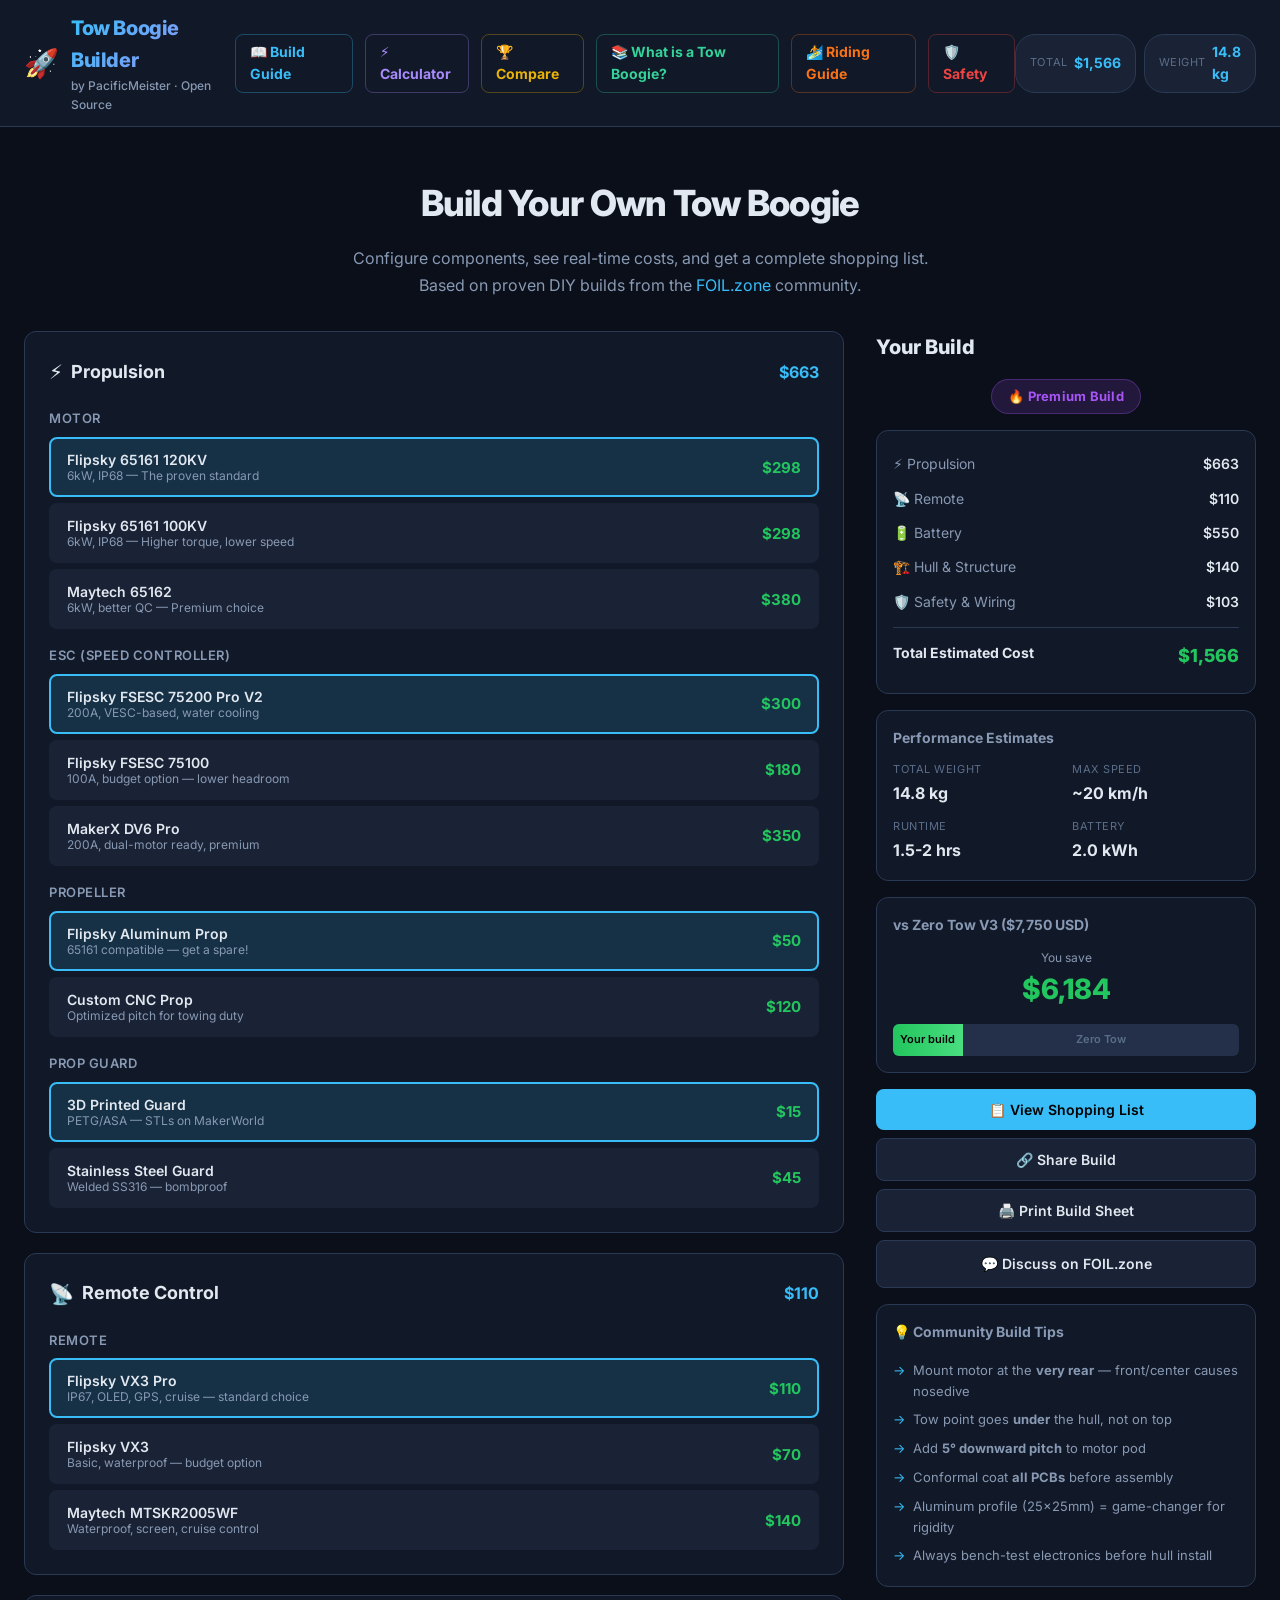
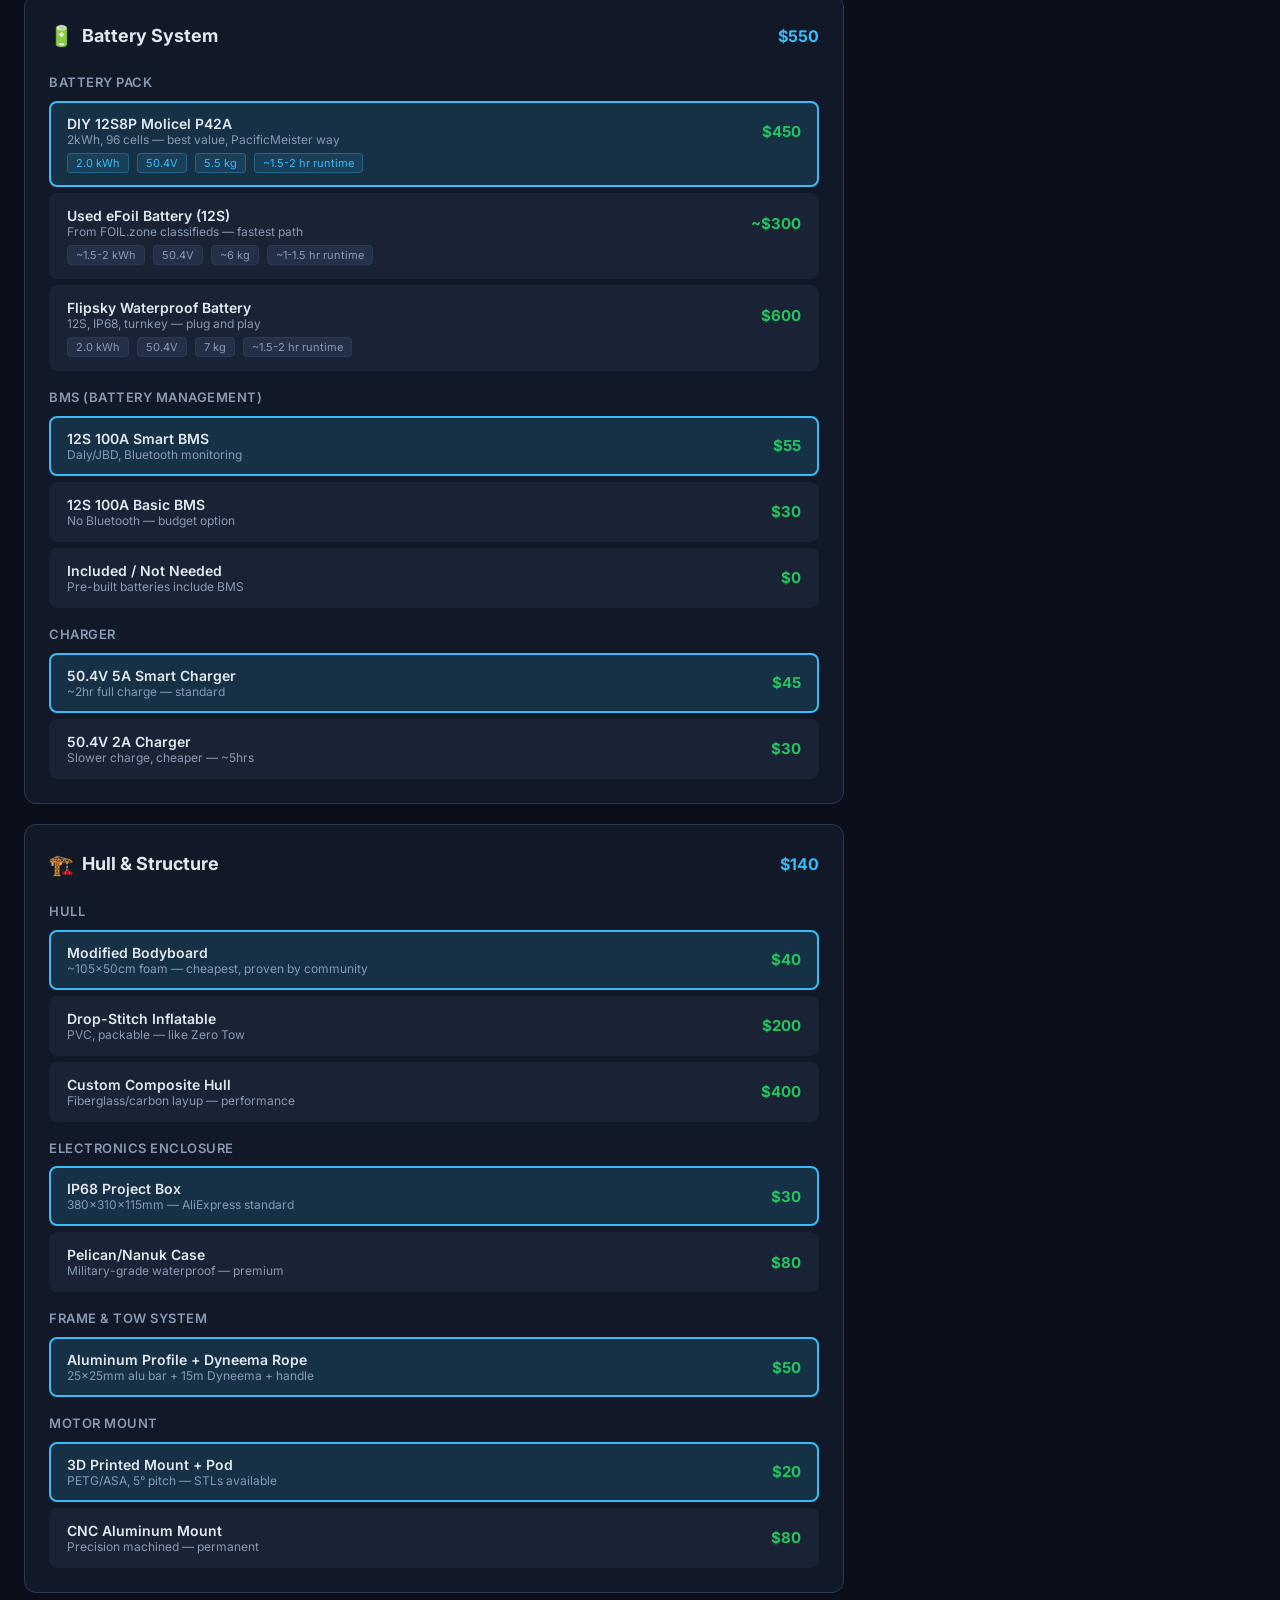
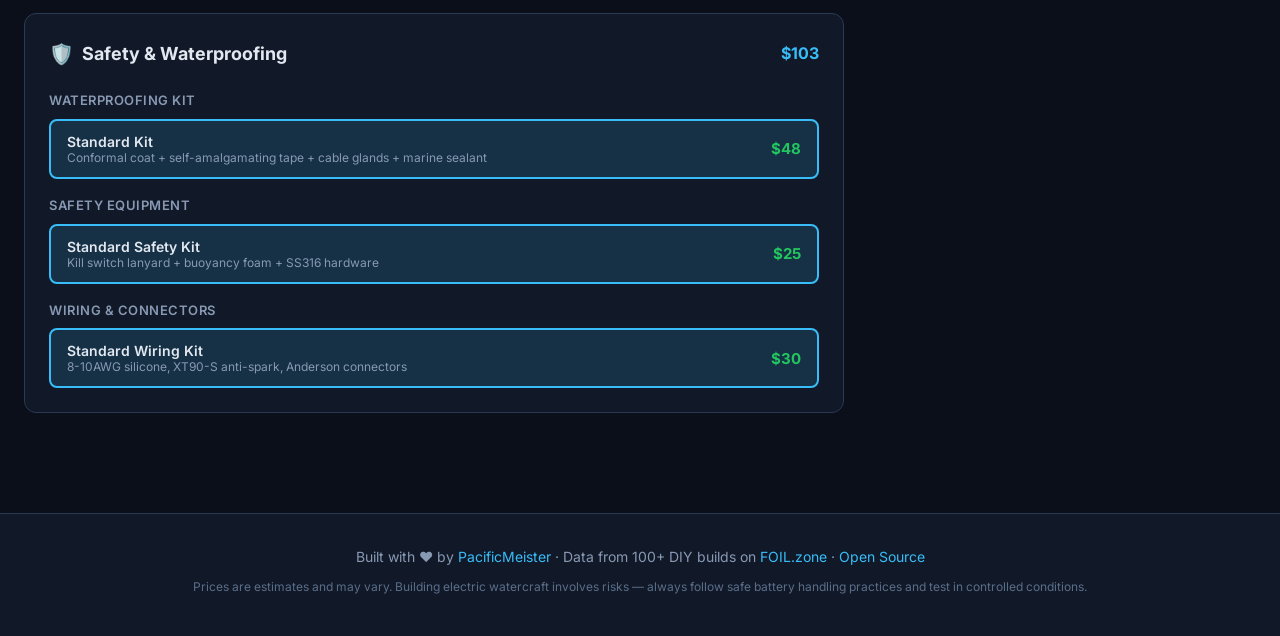
<file: index.html>
<!DOCTYPE html>
<html lang="en">
<head>
  <meta charset="UTF-8">
  <meta name="viewport" content="width=device-width, initial-scale=1.0">
  <title>Tow Boogie Build Configurator — PacificMeister</title>
  <meta name="description" content="Configure your DIY tow boogie build. Choose components, see real-time costs, and get a shopping list with buy links. Based on 100+ proven builds from FOIL.zone. Open-source tool by PacificMeister.">
  <meta name="keywords" content="tow boogie, DIY, electric foil, efoil, build configurator, PacificMeister, FOIL.zone, tow surfing, prone foil">
  <meta name="author" content="PacificMeister">
  <meta name="robots" content="index, follow">

  <!-- Open Graph -->
  <meta property="og:type" content="website">
  <meta property="og:title" content="DIY Tow Boogie Build Configurator — PacificMeister">
  <meta property="og:description" content="Configure your DIY tow boogie for $850–$2,000 — save $6,000+ vs commercial options. Real components, real prices, proven builds.">
  <meta property="og:url" content="https://pacificmeister.github.io/towboogie-build">
  <meta property="og:site_name" content="PacificMeister">

  <!-- Twitter Card -->
  <meta name="twitter:card" content="summary_large_image">
  <meta name="twitter:title" content="DIY Tow Boogie Build Configurator">
  <meta name="twitter:description" content="Build your own tow boogie for $850–$2,000. Interactive configurator with real components and buy links.">

  <!-- Favicon (inline SVG rocket) -->
  <link rel="icon" href="data:image/svg+xml,<svg xmlns='http://www.w3.org/2000/svg' viewBox='0 0 100 100'><text y='.9em' font-size='90'>🚀</text></svg>">

  <!-- Canonical -->
  <link rel="canonical" href="https://pacificmeister.github.io/towboogie-build">

  <!-- JSON-LD Structured Data -->
  <script type="application/ld+json">
  {
    "@context": "https://schema.org",
    "@type": "WebApplication",
    "name": "Tow Boogie Build Configurator",
    "description": "Interactive tool for configuring DIY electric tow boogie builds with real-time cost estimates and shopping lists.",
    "url": "https://pacificmeister.github.io/towboogie-build",
    "applicationCategory": "DesignApplication",
    "operatingSystem": "Web",
    "author": {
      "@type": "Person",
      "name": "PacificMeister",
      "url": "https://foil.zone"
    },
    "offers": {
      "@type": "Offer",
      "price": "0",
      "priceCurrency": "USD"
    }
  }
  </script>

  <link rel="preconnect" href="https://fonts.googleapis.com">
  <link rel="preconnect" href="https://fonts.gstatic.com" crossorigin>
  <link href="https://fonts.googleapis.com/css2?family=Inter:wght@400;500;600;700;800&display=swap" rel="stylesheet">
  <link rel="stylesheet" href="style.css">
</head>
<body>
  <!-- Header -->
  <header class="header">
    <div class="container">
      <div class="header-inner">
        <div class="logo">
          <span class="logo-icon">🚀</span>
          <div>
            <h1>Tow Boogie Builder</h1>
            <p class="subtitle">by PacificMeister &middot; Open Source</p>
          </div>
        </div>
        <div style="display:flex;align-items:center;gap:12px">
          <a href="guide.html" style="color:#38bdf8;text-decoration:none;font-size:14px;font-weight:700;padding:6px 14px;border:1px solid rgba(56,189,248,0.3);border-radius:8px;transition:all .15s" onmouseover="this.style.background='rgba(56,189,248,0.1)'" onmouseout="this.style.background='transparent'">📖 Build Guide</a>
          <a href="calculator.html" style="color:#a78bfa;text-decoration:none;font-size:14px;font-weight:700;padding:6px 14px;border:1px solid rgba(167,139,250,0.3);border-radius:8px;transition:all .15s" onmouseover="this.style.background='rgba(167,139,250,0.1)'" onmouseout="this.style.background='transparent'">⚡ Calculator</a>
          <a href="compare.html" style="color:#eab308;text-decoration:none;font-size:14px;font-weight:700;padding:6px 14px;border:1px solid rgba(234,179,8,0.3);border-radius:8px;transition:all .15s" onmouseover="this.style.background='rgba(234,179,8,0.1)'" onmouseout="this.style.background='transparent'">🏆 Compare</a>
          <a href="what-is-a-tow-boogie.html" style="color:#34d399;text-decoration:none;font-size:14px;font-weight:700;padding:6px 14px;border:1px solid rgba(52,211,153,0.3);border-radius:8px;transition:all .15s" onmouseover="this.style.background='rgba(52,211,153,0.1)'" onmouseout="this.style.background='transparent'">📚 What is a Tow Boogie?</a>
          <a href="riding-guide.html" style="color:#f97316;text-decoration:none;font-size:14px;font-weight:700;padding:6px 14px;border:1px solid rgba(249,115,22,0.3);border-radius:8px;transition:all .15s" onmouseover="this.style.background='rgba(249,115,22,0.1)'" onmouseout="this.style.background='transparent'">🏄 Riding Guide</a>
          <a href="safety-guide.html" style="color:#ef4444;text-decoration:none;font-size:14px;font-weight:700;padding:6px 14px;border:1px solid rgba(239,68,68,0.3);border-radius:8px;transition:all .15s" onmouseover="this.style.background='rgba(239,68,68,0.1)'" onmouseout="this.style.background='transparent'">🛡️ Safety</a>
        </div>
        <div class="header-stats" id="header-stats">
          <div class="stat-pill">
            <span class="stat-label">Total</span>
            <span class="stat-value" id="header-total">$0</span>
          </div>
          <div class="stat-pill">
            <span class="stat-label">Weight</span>
            <span class="stat-value" id="header-weight">0 kg</span>
          </div>
        </div>
      </div>
    </div>
  </header>

  <!-- Hero -->
  <section class="hero">
    <div class="container">
      <h2>Build Your Own Tow Boogie</h2>
      <p>Configure components, see real-time costs, and get a complete shopping list. <br>Based on proven DIY builds from the <a href="https://foil.zone" target="_blank">FOIL.zone</a> community.</p>
    </div>
  </section>

  <!-- Configurator -->
  <main class="container">
    <div class="configurator-grid">
      <!-- Left: Component Selectors -->
      <div class="components-panel">

        <!-- Propulsion -->
        <section class="category" data-category="propulsion">
          <div class="category-header">
            <h3><span class="cat-icon">⚡</span> Propulsion</h3>
            <span class="category-total" data-cat-total="propulsion">$0</span>
          </div>

          <div class="component-group">
            <label class="group-label">Motor</label>
            <div class="options" data-component="motor">
              <button class="option selected" data-id="flipsky-65161-120kv" data-price="298" data-weight="3.0">
                <div class="opt-name">Flipsky 65161 120KV</div>
                <div class="opt-detail">6kW, IP68 — The proven standard</div>
                <div class="opt-price">$298</div>
              </button>
              <button class="option" data-id="flipsky-65161-100kv" data-price="298" data-weight="3.0">
                <div class="opt-name">Flipsky 65161 100KV</div>
                <div class="opt-detail">6kW, IP68 — Higher torque, lower speed</div>
                <div class="opt-price">$298</div>
              </button>
              <button class="option" data-id="maytech-65162" data-price="380" data-weight="3.2">
                <div class="opt-name">Maytech 65162</div>
                <div class="opt-detail">6kW, better QC — Premium choice</div>
                <div class="opt-price">$380</div>
              </button>
            </div>
          </div>

          <div class="component-group">
            <label class="group-label">ESC (Speed Controller)</label>
            <div class="options" data-component="esc">
              <button class="option selected" data-id="fsesc-75200" data-price="300" data-weight="0.6">
                <div class="opt-name">Flipsky FSESC 75200 Pro V2</div>
                <div class="opt-detail">200A, VESC-based, water cooling</div>
                <div class="opt-price">$300</div>
              </button>
              <button class="option" data-id="fsesc-75100" data-price="180" data-weight="0.4">
                <div class="opt-name">Flipsky FSESC 75100</div>
                <div class="opt-detail">100A, budget option — lower headroom</div>
                <div class="opt-price">$180</div>
              </button>
              <button class="option" data-id="makerx-dv6" data-price="350" data-weight="0.5">
                <div class="opt-name">MakerX DV6 Pro</div>
                <div class="opt-detail">200A, dual-motor ready, premium</div>
                <div class="opt-price">$350</div>
              </button>
            </div>
          </div>

          <div class="component-group">
            <label class="group-label">Propeller</label>
            <div class="options" data-component="prop">
              <button class="option selected" data-id="flipsky-alu-prop" data-price="50" data-weight="0.3">
                <div class="opt-name">Flipsky Aluminum Prop</div>
                <div class="opt-detail">65161 compatible — get a spare!</div>
                <div class="opt-price">$50</div>
              </button>
              <button class="option" data-id="custom-cnc-prop" data-price="120" data-weight="0.25">
                <div class="opt-name">Custom CNC Prop</div>
                <div class="opt-detail">Optimized pitch for towing duty</div>
                <div class="opt-price">$120</div>
              </button>
            </div>
          </div>

          <div class="component-group">
            <label class="group-label">Prop Guard</label>
            <div class="options" data-component="propguard">
              <button class="option selected" data-id="3d-print-guard" data-price="15" data-weight="0.15">
                <div class="opt-name">3D Printed Guard</div>
                <div class="opt-detail">PETG/ASA — STLs on MakerWorld</div>
                <div class="opt-price">$15</div>
              </button>
              <button class="option" data-id="metal-guard" data-price="45" data-weight="0.3">
                <div class="opt-name">Stainless Steel Guard</div>
                <div class="opt-detail">Welded SS316 — bombproof</div>
                <div class="opt-price">$45</div>
              </button>
            </div>
          </div>
        </section>

        <!-- Remote -->
        <section class="category" data-category="remote">
          <div class="category-header">
            <h3><span class="cat-icon">📡</span> Remote Control</h3>
            <span class="category-total" data-cat-total="remote">$0</span>
          </div>

          <div class="component-group">
            <label class="group-label">Remote</label>
            <div class="options" data-component="remote">
              <button class="option selected" data-id="vx3-pro" data-price="110" data-weight="0.15">
                <div class="opt-name">Flipsky VX3 Pro</div>
                <div class="opt-detail">IP67, OLED, GPS, cruise — standard choice</div>
                <div class="opt-price">$110</div>
              </button>
              <button class="option" data-id="vx3" data-price="70" data-weight="0.12">
                <div class="opt-name">Flipsky VX3</div>
                <div class="opt-detail">Basic, waterproof — budget option</div>
                <div class="opt-price">$70</div>
              </button>
              <button class="option" data-id="maytech-mtskr2005wf" data-price="140" data-weight="0.18">
                <div class="opt-name">Maytech MTSKR2005WF</div>
                <div class="opt-detail">Waterproof, screen, cruise control</div>
                <div class="opt-price">$140</div>
              </button>
            </div>
          </div>
        </section>

        <!-- Battery -->
        <section class="category" data-category="battery">
          <div class="category-header">
            <h3><span class="cat-icon">🔋</span> Battery System</h3>
            <span class="category-total" data-cat-total="battery">$0</span>
          </div>

          <div class="component-group">
            <label class="group-label">Battery Pack</label>
            <div class="options" data-component="battery">
              <button class="option selected" data-id="diy-12s8p" data-price="450" data-weight="5.5"
                data-runtime="1.5-2 hrs" data-capacity="2.0 kWh" data-voltage="50.4V">
                <div class="opt-name">DIY 12S8P Molicel P42A</div>
                <div class="opt-detail">2kWh, 96 cells — best value, PacificMeister way</div>
                <div class="opt-price">$450</div>
                <div class="opt-specs">
                  <span class="spec">2.0 kWh</span>
                  <span class="spec">50.4V</span>
                  <span class="spec">5.5 kg</span>
                  <span class="spec">~1.5-2 hr runtime</span>
                </div>
              </button>
              <button class="option" data-id="used-efoil-battery" data-price="300" data-weight="6.0"
                data-runtime="1-1.5 hrs" data-capacity="~1.5-2 kWh" data-voltage="50.4V">
                <div class="opt-name">Used eFoil Battery (12S)</div>
                <div class="opt-detail">From FOIL.zone classifieds — fastest path</div>
                <div class="opt-price">~$300</div>
                <div class="opt-specs">
                  <span class="spec">~1.5-2 kWh</span>
                  <span class="spec">50.4V</span>
                  <span class="spec">~6 kg</span>
                  <span class="spec">~1-1.5 hr runtime</span>
                </div>
              </button>
              <button class="option" data-id="flipsky-battery" data-price="600" data-weight="7.0"
                data-runtime="1.5-2 hrs" data-capacity="2.0 kWh" data-voltage="50.4V">
                <div class="opt-name">Flipsky Waterproof Battery</div>
                <div class="opt-detail">12S, IP68, turnkey — plug and play</div>
                <div class="opt-price">$600</div>
                <div class="opt-specs">
                  <span class="spec">2.0 kWh</span>
                  <span class="spec">50.4V</span>
                  <span class="spec">7 kg</span>
                  <span class="spec">~1.5-2 hr runtime</span>
                </div>
              </button>
            </div>
          </div>

          <div class="component-group" id="bms-group">
            <label class="group-label">BMS (Battery Management)</label>
            <div class="options" data-component="bms">
              <button class="option selected" data-id="smart-bms" data-price="55" data-weight="0.15">
                <div class="opt-name">12S 100A Smart BMS</div>
                <div class="opt-detail">Daly/JBD, Bluetooth monitoring</div>
                <div class="opt-price">$55</div>
              </button>
              <button class="option" data-id="basic-bms" data-price="30" data-weight="0.1">
                <div class="opt-name">12S 100A Basic BMS</div>
                <div class="opt-detail">No Bluetooth — budget option</div>
                <div class="opt-price">$30</div>
              </button>
              <button class="option" data-id="no-bms" data-price="0" data-weight="0" data-note="Included with pre-built packs">
                <div class="opt-name">Included / Not Needed</div>
                <div class="opt-detail">Pre-built batteries include BMS</div>
                <div class="opt-price">$0</div>
              </button>
            </div>
          </div>

          <div class="component-group">
            <label class="group-label">Charger</label>
            <div class="options" data-component="charger">
              <button class="option selected" data-id="5a-charger" data-price="45" data-weight="0.8">
                <div class="opt-name">50.4V 5A Smart Charger</div>
                <div class="opt-detail">~2hr full charge — standard</div>
                <div class="opt-price">$45</div>
              </button>
              <button class="option" data-id="2a-charger" data-price="30" data-weight="0.5">
                <div class="opt-name">50.4V 2A Charger</div>
                <div class="opt-detail">Slower charge, cheaper — ~5hrs</div>
                <div class="opt-price">$30</div>
              </button>
            </div>
          </div>
        </section>

        <!-- Hull & Structure -->
        <section class="category" data-category="hull">
          <div class="category-header">
            <h3><span class="cat-icon">🏗️</span> Hull & Structure</h3>
            <span class="category-total" data-cat-total="hull">$0</span>
          </div>

          <div class="component-group">
            <label class="group-label">Hull</label>
            <div class="options" data-component="hull">
              <button class="option selected" data-id="bodyboard" data-price="40" data-weight="1.5">
                <div class="opt-name">Modified Bodyboard</div>
                <div class="opt-detail">~105×50cm foam — cheapest, proven by community</div>
                <div class="opt-price">$40</div>
              </button>
              <button class="option" data-id="inflatable-pvc" data-price="200" data-weight="2.5">
                <div class="opt-name">Drop-Stitch Inflatable</div>
                <div class="opt-detail">PVC, packable — like Zero Tow</div>
                <div class="opt-price">$200</div>
              </button>
              <button class="option" data-id="custom-composite" data-price="400" data-weight="2.0">
                <div class="opt-name">Custom Composite Hull</div>
                <div class="opt-detail">Fiberglass/carbon layup — performance</div>
                <div class="opt-price">$400</div>
              </button>
            </div>
          </div>

          <div class="component-group">
            <label class="group-label">Electronics Enclosure</label>
            <div class="options" data-component="enclosure">
              <button class="option selected" data-id="ip68-box" data-price="30" data-weight="0.8">
                <div class="opt-name">IP68 Project Box</div>
                <div class="opt-detail">380×310×115mm — AliExpress standard</div>
                <div class="opt-price">$30</div>
              </button>
              <button class="option" data-id="pelican-case" data-price="80" data-weight="1.2">
                <div class="opt-name">Pelican/Nanuk Case</div>
                <div class="opt-detail">Military-grade waterproof — premium</div>
                <div class="opt-price">$80</div>
              </button>
            </div>
          </div>

          <div class="component-group">
            <label class="group-label">Frame & Tow System</label>
            <div class="options" data-component="frame">
              <button class="option selected" data-id="alu-tow-bar" data-price="50" data-weight="0.6">
                <div class="opt-name">Aluminum Profile + Dyneema Rope</div>
                <div class="opt-detail">25×25mm alu bar + 15m Dyneema + handle</div>
                <div class="opt-price">$50</div>
              </button>
            </div>
          </div>

          <div class="component-group">
            <label class="group-label">Motor Mount</label>
            <div class="options" data-component="mount">
              <button class="option selected" data-id="3d-print-mount" data-price="20" data-weight="0.2">
                <div class="opt-name">3D Printed Mount + Pod</div>
                <div class="opt-detail">PETG/ASA, 5° pitch — STLs available</div>
                <div class="opt-price">$20</div>
              </button>
              <button class="option" data-id="cnc-alu-mount" data-price="80" data-weight="0.4">
                <div class="opt-name">CNC Aluminum Mount</div>
                <div class="opt-detail">Precision machined — permanent</div>
                <div class="opt-price">$80</div>
              </button>
            </div>
          </div>
        </section>

        <!-- Safety & Waterproofing -->
        <section class="category" data-category="safety">
          <div class="category-header">
            <h3><span class="cat-icon">🛡️</span> Safety & Waterproofing</h3>
            <span class="category-total" data-cat-total="safety">$0</span>
          </div>

          <div class="component-group">
            <label class="group-label">Waterproofing Kit</label>
            <div class="options" data-component="waterproofing">
              <button class="option selected" data-id="standard-wp" data-price="48" data-weight="0.3">
                <div class="opt-name">Standard Kit</div>
                <div class="opt-detail">Conformal coat + self-amalgamating tape + cable glands + marine sealant</div>
                <div class="opt-price">$48</div>
              </button>
            </div>
          </div>

          <div class="component-group">
            <label class="group-label">Safety Equipment</label>
            <div class="options" data-component="safety">
              <button class="option selected" data-id="standard-safety" data-price="25" data-weight="0.4">
                <div class="opt-name">Standard Safety Kit</div>
                <div class="opt-detail">Kill switch lanyard + buoyancy foam + SS316 hardware</div>
                <div class="opt-price">$25</div>
              </button>
            </div>
          </div>

          <div class="component-group">
            <label class="group-label">Wiring & Connectors</label>
            <div class="options" data-component="wiring">
              <button class="option selected" data-id="standard-wiring" data-price="30" data-weight="0.3">
                <div class="opt-name">Standard Wiring Kit</div>
                <div class="opt-detail">8-10AWG silicone, XT90-S anti-spark, Anderson connectors</div>
                <div class="opt-price">$30</div>
              </button>
            </div>
          </div>
        </section>
      </div>

      <!-- Right: Summary Panel -->
      <aside class="summary-panel" id="summary-panel">
        <div class="summary-sticky">
          <h3>Your Build</h3>

          <!-- Build Tier Badge -->
          <div class="build-tier" id="build-tier">
            <span class="tier-badge budget">💰 Budget Build</span>
          </div>

          <!-- Cost Breakdown -->
          <div class="cost-breakdown" id="cost-breakdown">
            <div class="cost-row">
              <span>⚡ Propulsion</span>
              <span id="sum-propulsion">$0</span>
            </div>
            <div class="cost-row">
              <span>📡 Remote</span>
              <span id="sum-remote">$0</span>
            </div>
            <div class="cost-row">
              <span>🔋 Battery</span>
              <span id="sum-battery">$0</span>
            </div>
            <div class="cost-row">
              <span>🏗️ Hull & Structure</span>
              <span id="sum-hull">$0</span>
            </div>
            <div class="cost-row">
              <span>🛡️ Safety & Wiring</span>
              <span id="sum-safety">$0</span>
            </div>
            <div class="cost-divider"></div>
            <div class="cost-row total-row">
              <span>Total Estimated Cost</span>
              <span id="sum-total">$0</span>
            </div>
          </div>

          <!-- Performance Estimates -->
          <div class="perf-card">
            <h4>Performance Estimates</h4>
            <div class="perf-grid">
              <div class="perf-item">
                <span class="perf-label">Total Weight</span>
                <span class="perf-value" id="perf-weight">0 kg</span>
              </div>
              <div class="perf-item">
                <span class="perf-label">Max Speed</span>
                <span class="perf-value" id="perf-speed">~20 km/h</span>
              </div>
              <div class="perf-item">
                <span class="perf-label">Runtime</span>
                <span class="perf-value" id="perf-runtime">—</span>
              </div>
              <div class="perf-item">
                <span class="perf-label">Battery</span>
                <span class="perf-value" id="perf-capacity">—</span>
              </div>
            </div>
          </div>

          <!-- Comparison to Zero Tow -->
          <div class="comparison-card">
            <h4>vs Zero Tow V3 ($7,750 USD)</h4>
            <div class="savings" id="savings">
              <span class="savings-label">You save</span>
              <span class="savings-value" id="savings-amount">$0</span>
            </div>
            <div class="comparison-bar">
              <div class="bar-yours" id="bar-yours" style="width:10%">
                <span>Your build</span>
              </div>
              <div class="bar-zerotow">
                <span>Zero Tow</span>
              </div>
            </div>
          </div>

          <!-- Action Buttons -->
          <div class="actions">
            <button class="btn-primary" id="btn-shopping-list" onclick="toggleShoppingList()">
              📋 View Shopping List
            </button>
            <button class="btn-secondary" onclick="shareBuild()">
              🔗 Share Build
            </button>
            <button class="btn-secondary" onclick="printBuild()">
              🖨️ Print Build Sheet
            </button>
            <a class="btn-secondary" href="https://foil.zone/t/tow-boogie-general-design/20560" target="_blank">
              💬 Discuss on FOIL.zone
            </a>
          </div>

          <!-- Shopping List (toggleable) -->
          <div class="shopping-list" id="shopping-list" style="display:none">
            <h4>Shopping List</h4>
            <div id="shopping-items"></div>
            <button class="btn-copy" onclick="copyShoppingList()">📋 Copy to Clipboard</button>
          </div>

          <!-- Community Tips -->
          <div class="tips-card">
            <h4>💡 Community Build Tips</h4>
            <ul>
              <li>Mount motor at the <strong>very rear</strong> — front/center causes nosedive</li>
              <li>Tow point goes <strong>under</strong> the hull, not on top</li>
              <li>Add <strong>5° downward pitch</strong> to motor pod</li>
              <li>Conformal coat <strong>all PCBs</strong> before assembly</li>
              <li>Aluminum profile (25×25mm) = game-changer for rigidity</li>
              <li>Always bench-test electronics before hull install</li>
            </ul>
          </div>
        </div>
      </aside>
    </div>
  </main>

  <!-- Footer -->
  <footer class="footer">
    <div class="container">
      <p>
        Built with ❤️ by <a href="https://foil.zone" target="_blank">PacificMeister</a> &middot;
        Data from 100+ DIY builds on <a href="https://foil.zone" target="_blank">FOIL.zone</a> &middot;
        <a href="https://github.com/pacificmeister" target="_blank">Open Source</a>
      </p>
      <p class="disclaimer">Prices are estimates and may vary. Building electric watercraft involves risks — always follow safe battery handling practices and test in controlled conditions.</p>
    </div>
  </footer>

  <script src="app.js"></script>
</body>
</html>
</file>
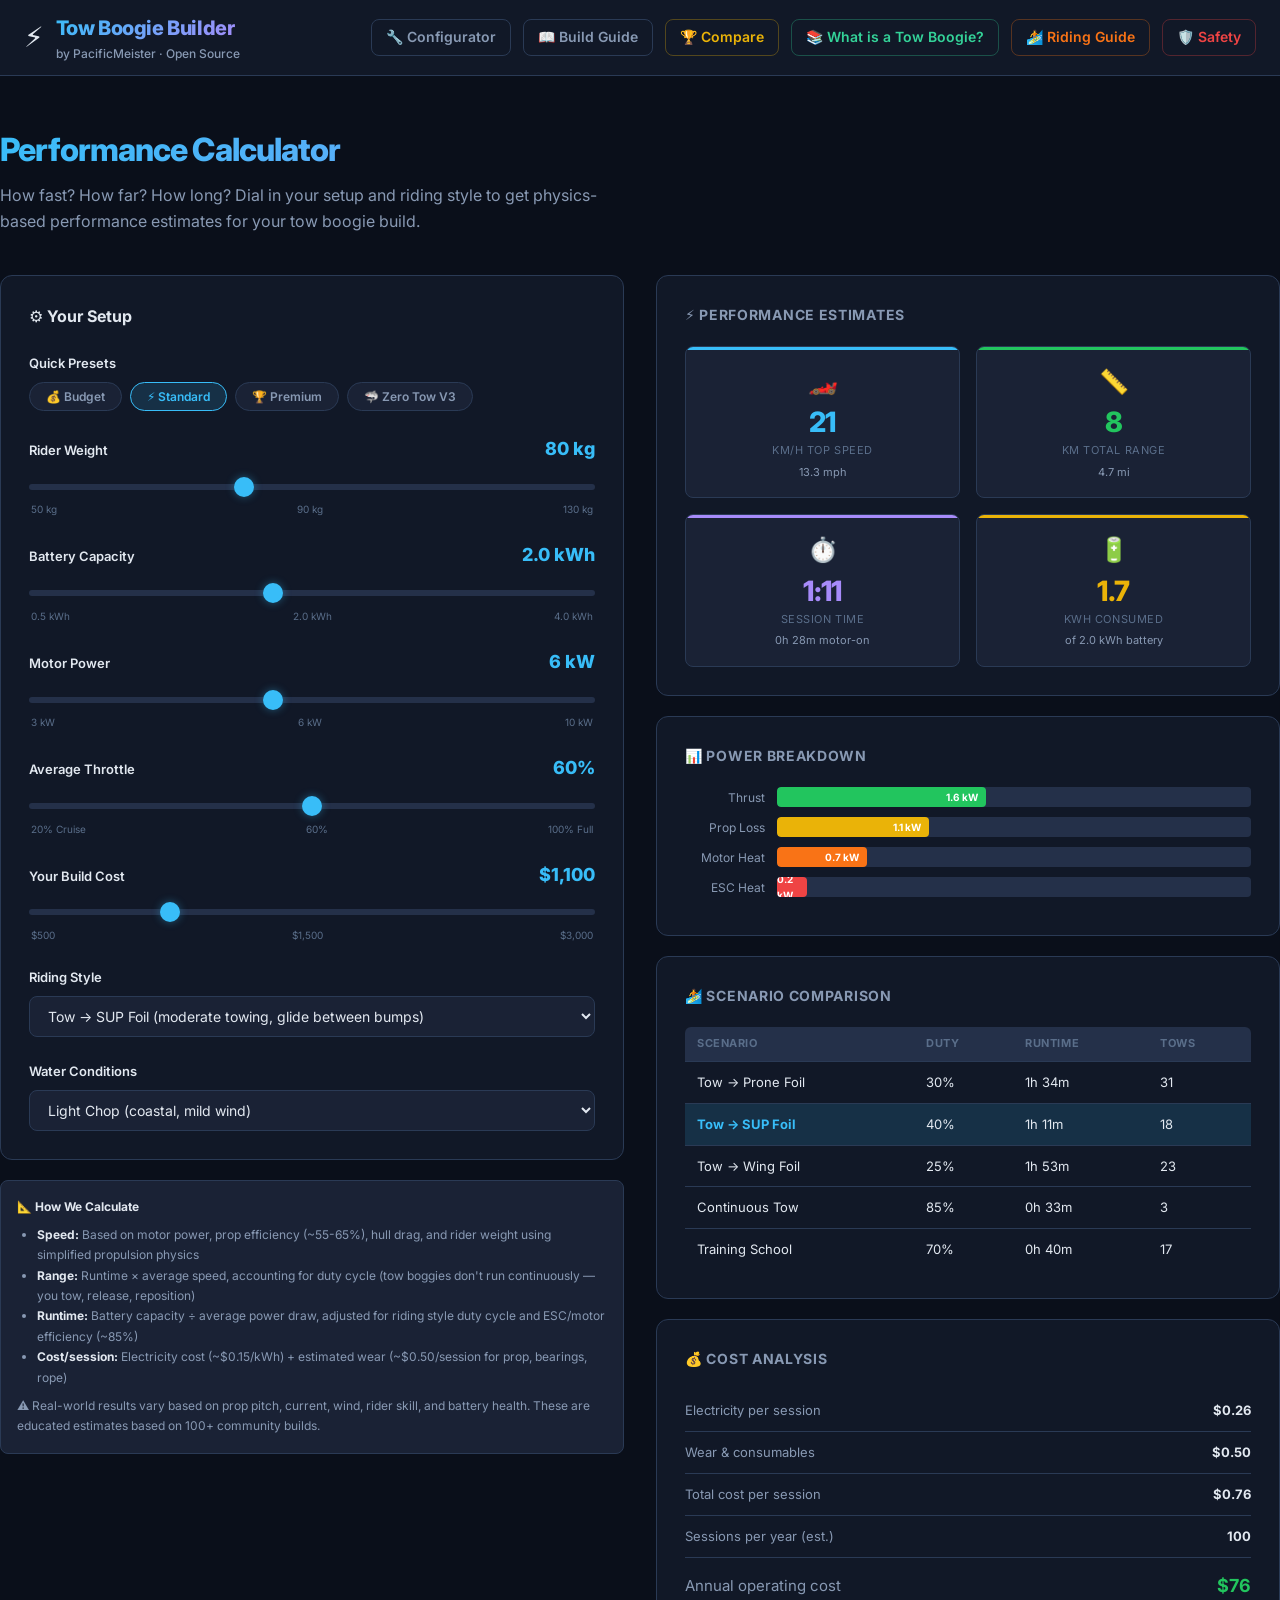
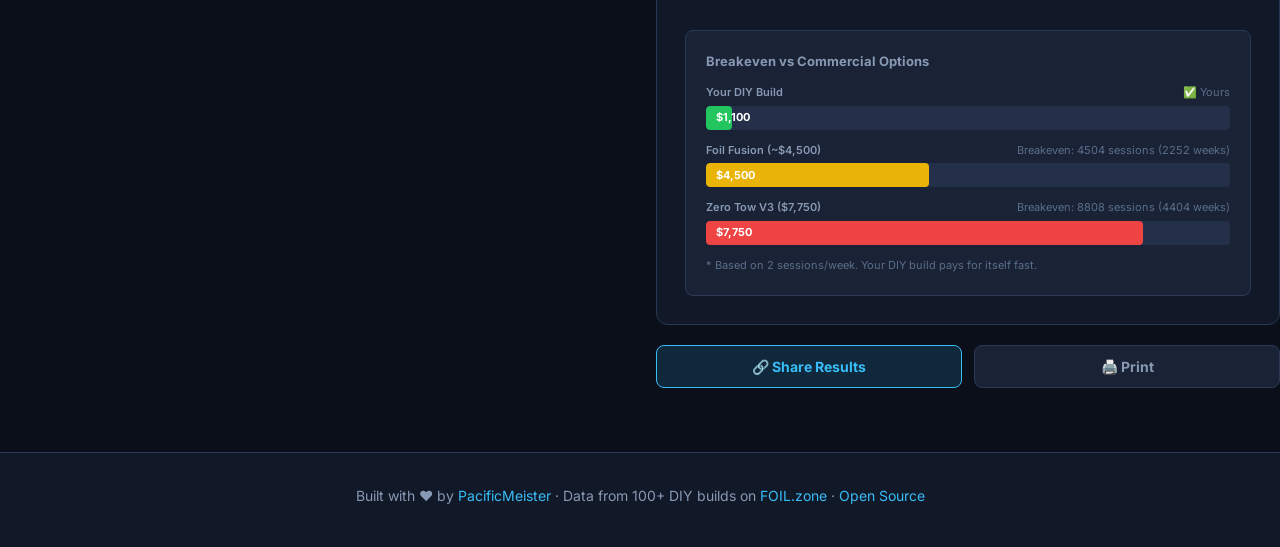
<file: calculator.html>
<!DOCTYPE html>
<html lang="en">
<head>
  <meta charset="UTF-8">
  <meta name="viewport" content="width=device-width, initial-scale=1.0">
  <title>Tow Boogie Performance Calculator — PacificMeister</title>
  <meta name="description" content="Calculate your DIY tow boogie's speed, range, runtime, and cost savings. Physics-based estimates for electric tow surfing builds. Free tool by PacificMeister.">
  <meta name="keywords" content="tow boogie calculator, electric tow surfing range, DIY efoil performance, tow boogie speed, battery runtime calculator, PacificMeister">
  <meta name="author" content="PacificMeister">
  <meta name="robots" content="index, follow">

  <!-- Open Graph -->
  <meta property="og:type" content="website">
  <meta property="og:title" content="Tow Boogie Performance Calculator — PacificMeister">
  <meta property="og:description" content="How fast? How far? How long? Calculate your DIY tow boogie performance with real physics. Free tool from the FOIL.zone community.">
  <meta property="og:url" content="https://pacificmeister.github.io/towboogie-build/calculator.html">
  <meta property="og:site_name" content="PacificMeister">

  <!-- Twitter Card -->
  <meta name="twitter:card" content="summary_large_image">
  <meta name="twitter:title" content="Tow Boogie Performance Calculator">
  <meta name="twitter:description" content="Physics-based speed, range & runtime estimates for DIY electric tow boggies.">

  <!-- Favicon -->
  <link rel="icon" href="data:image/svg+xml,<svg xmlns='http://www.w3.org/2000/svg' viewBox='0 0 100 100'><text y='.9em' font-size='90'>⚡</text></svg>">

  <!-- Canonical -->
  <link rel="canonical" href="https://pacificmeister.github.io/towboogie-build/calculator.html">

  <!-- JSON-LD -->
  <script type="application/ld+json">
  {
    "@context": "https://schema.org",
    "@type": "WebApplication",
    "name": "Tow Boogie Performance Calculator",
    "description": "Physics-based performance calculator for DIY electric tow boggies. Estimates speed, range, runtime, and cost-per-session.",
    "url": "https://pacificmeister.github.io/towboogie-build/calculator.html",
    "applicationCategory": "UtilitiesApplication",
    "operatingSystem": "Web",
    "author": {
      "@type": "Person",
      "name": "PacificMeister",
      "url": "https://foil.zone"
    },
    "offers": {
      "@type": "Offer",
      "price": "0",
      "priceCurrency": "USD"
    }
  }
  </script>

  <link rel="preconnect" href="https://fonts.googleapis.com">
  <link rel="preconnect" href="https://fonts.gstatic.com" crossorigin>
  <link href="https://fonts.googleapis.com/css2?family=Inter:wght@400;500;600;700;800&display=swap" rel="stylesheet">
  <link rel="stylesheet" href="style.css">
  <style>
    /* ─── Calculator-specific styles ─── */
    .calc-page { padding: 48px 0 64px; }
    .calc-page h2 {
      font-size: 32px; font-weight: 800; letter-spacing: -0.03em;
      margin-bottom: 8px;
      background: linear-gradient(135deg, var(--accent), #a78bfa);
      -webkit-background-clip: text; -webkit-text-fill-color: transparent;
    }
    .calc-page .lead { font-size: 16px; color: var(--text-dim); margin-bottom: 40px; max-width: 640px; }

    .calc-grid {
      display: grid;
      grid-template-columns: 1fr 1fr;
      gap: 32px;
      align-items: start;
    }
    @media (max-width: 900px) { .calc-grid { grid-template-columns: 1fr; } }

    /* Input Panel */
    .input-panel {
      background: var(--surface);
      border: 1px solid var(--border);
      border-radius: var(--radius);
      padding: 28px;
    }
    .input-panel h3 {
      font-size: 16px; font-weight: 700; margin-bottom: 24px;
      display: flex; align-items: center; gap: 8px;
    }

    .input-group { margin-bottom: 24px; }
    .input-group:last-child { margin-bottom: 0; }
    .input-label {
      display: flex; justify-content: space-between; align-items: baseline;
      margin-bottom: 8px;
    }
    .input-label span:first-child {
      font-size: 13px; font-weight: 600; color: var(--text);
    }
    .input-label .unit { font-size: 12px; color: var(--text-muted); }

    .slider-wrap { position: relative; }
    .slider-wrap input[type="range"] {
      -webkit-appearance: none; width: 100%; height: 6px;
      background: var(--surface-3); border-radius: 3px; outline: none;
      cursor: pointer;
    }
    .slider-wrap input[type="range"]::-webkit-slider-thumb {
      -webkit-appearance: none; width: 20px; height: 20px;
      background: var(--accent); border-radius: 50%; cursor: pointer;
      box-shadow: 0 0 8px rgba(56,189,248,0.4);
      transition: transform 0.15s;
    }
    .slider-wrap input[type="range"]::-webkit-slider-thumb:hover {
      transform: scale(1.15);
    }
    .slider-value {
      display: inline-block; min-width: 60px; text-align: right;
      font-size: 18px; font-weight: 800; color: var(--accent);
      font-family: 'Inter', sans-serif;
    }
    .slider-ticks {
      display: flex; justify-content: space-between;
      font-size: 10px; color: var(--text-muted); margin-top: 4px; padding: 0 2px;
    }

    /* Preset buttons */
    .presets { display: flex; gap: 8px; flex-wrap: wrap; margin-bottom: 20px; }
    .preset-btn {
      background: var(--surface-2); border: 1px solid var(--border);
      border-radius: 20px; padding: 6px 16px; font-size: 12px;
      font-weight: 600; color: var(--text-dim); cursor: pointer;
      transition: all 0.15s; font-family: inherit;
    }
    .preset-btn:hover { border-color: var(--accent); color: var(--accent); }
    .preset-btn.active {
      background: var(--accent-glow); border-color: var(--accent); color: var(--accent);
    }

    /* Select dropdown */
    .calc-select {
      width: 100%; padding: 10px 14px; font-size: 14px;
      background: var(--surface-2); border: 1px solid var(--border);
      border-radius: var(--radius-sm); color: var(--text);
      font-family: inherit; cursor: pointer; outline: none;
      transition: border-color 0.15s;
    }
    .calc-select:focus { border-color: var(--accent); }

    /* Results Panel */
    .results-panel {
      position: sticky; top: 80px;
    }

    .result-card {
      background: var(--surface);
      border: 1px solid var(--border);
      border-radius: var(--radius);
      padding: 28px;
      margin-bottom: 20px;
    }
    .result-card h3 {
      font-size: 14px; font-weight: 700; color: var(--text-dim);
      text-transform: uppercase; letter-spacing: 0.05em; margin-bottom: 20px;
    }

    .result-grid {
      display: grid; grid-template-columns: 1fr 1fr; gap: 16px;
    }

    .result-tile {
      background: var(--surface-2);
      border: 1px solid var(--border);
      border-radius: var(--radius-sm);
      padding: 16px;
      text-align: center;
      position: relative; overflow: hidden;
    }
    .result-tile::before {
      content: ''; position: absolute; top: 0; left: 0; right: 0;
      height: 3px; background: var(--tile-accent, var(--accent));
    }
    .result-tile .icon { font-size: 24px; margin-bottom: 6px; }
    .result-tile .value {
      font-size: 28px; font-weight: 800; letter-spacing: -0.02em;
      line-height: 1.1; margin-bottom: 4px;
    }
    .result-tile .label {
      font-size: 11px; color: var(--text-muted); text-transform: uppercase;
      letter-spacing: 0.05em;
    }
    .result-tile .detail {
      font-size: 11px; color: var(--text-dim); margin-top: 4px;
    }
    .tile-speed { --tile-accent: var(--accent); }
    .tile-speed .value { color: var(--accent); }
    .tile-range { --tile-accent: var(--green); }
    .tile-range .value { color: var(--green); }
    .tile-runtime { --tile-accent: #a78bfa; }
    .tile-runtime .value { color: #a78bfa; }
    .tile-energy { --tile-accent: var(--yellow); }
    .tile-energy .value { color: var(--yellow); }

    /* Efficiency bar chart */
    .eff-chart { margin-top: 16px; }
    .eff-row {
      display: flex; align-items: center; gap: 12px; margin-bottom: 10px;
    }
    .eff-label { font-size: 12px; color: var(--text-dim); min-width: 80px; text-align: right; }
    .eff-bar-bg {
      flex: 1; height: 20px; background: var(--surface-3);
      border-radius: 4px; overflow: hidden; position: relative;
    }
    .eff-bar {
      height: 100%; border-radius: 4px; transition: width 0.6s ease;
      display: flex; align-items: center; justify-content: flex-end; padding-right: 8px;
      font-size: 10px; font-weight: 700; color: white; min-width: 30px;
    }

    /* Cost analysis */
    .cost-analysis { margin-top: 0; }
    .cost-row-calc {
      display: flex; justify-content: space-between; align-items: center;
      padding: 10px 0; border-bottom: 1px solid var(--border);
      font-size: 13px;
    }
    .cost-row-calc:last-child { border-bottom: none; }
    .cost-row-calc .cr-label { color: var(--text-dim); }
    .cost-row-calc .cr-value { font-weight: 700; }
    .cost-row-calc.highlight {
      font-size: 15px; padding: 14px 0;
    }
    .cost-row-calc.highlight .cr-value { color: var(--green); font-size: 18px; }

    /* Breakeven chart */
    .breakeven-visual {
      background: var(--surface-2); border: 1px solid var(--border);
      border-radius: var(--radius-sm); padding: 20px; margin-top: 16px;
    }
    .breakeven-visual h4 {
      font-size: 13px; font-weight: 700; margin-bottom: 12px;
      color: var(--text-dim);
    }
    .be-bar-group { margin-bottom: 12px; }
    .be-label-row {
      display: flex; justify-content: space-between; font-size: 11px;
      margin-bottom: 4px;
    }
    .be-label-row .name { color: var(--text-dim); font-weight: 600; }
    .be-label-row .sessions { color: var(--text-muted); }
    .be-bar-outer {
      height: 24px; background: var(--surface-3); border-radius: 4px;
      overflow: hidden; position: relative;
    }
    .be-bar-inner {
      height: 100%; border-radius: 4px; transition: width 0.6s ease;
      display: flex; align-items: center; padding-left: 10px;
      font-size: 11px; font-weight: 700; color: white;
    }

    /* Conditions note */
    .conditions-note {
      background: var(--surface-2); border: 1px solid var(--border);
      border-radius: var(--radius-sm); padding: 16px; margin-top: 20px;
      font-size: 12px; color: var(--text-dim); line-height: 1.7;
    }
    .conditions-note strong { color: var(--text); }
    .conditions-note ul { margin-top: 8px; padding-left: 20px; }

    /* Power curve canvas */
    #power-curve-canvas {
      width: 100%; height: 200px;
      background: var(--surface-2); border: 1px solid var(--border);
      border-radius: var(--radius-sm); margin-top: 16px;
    }

    /* Scenario comparison */
    .scenario-table {
      width: 100%; border-collapse: collapse; margin-top: 12px;
    }
    .scenario-table th {
      text-align: left; font-size: 11px; color: var(--text-muted);
      text-transform: uppercase; letter-spacing: 0.05em;
      padding: 8px 12px; border-bottom: 1px solid var(--border);
      background: var(--surface-3);
    }
    .scenario-table th:first-child { border-radius: 6px 0 0 0; }
    .scenario-table th:last-child { border-radius: 0 6px 0 0; }
    .scenario-table td {
      padding: 10px 12px; font-size: 13px;
      border-bottom: 1px solid var(--border);
    }
    .scenario-table tr:last-child td { border-bottom: none; }
    .scenario-table .highlight-cell { color: var(--green); font-weight: 700; }
  </style>
</head>
<body>
  <!-- Header -->
  <header class="header">
    <div class="container">
      <div class="header-inner">
        <div class="logo">
          <span class="logo-icon">⚡</span>
          <div>
            <h1>Tow Boogie Builder</h1>
            <p class="subtitle">by PacificMeister &middot; Open Source</p>
          </div>
        </div>
        <nav style="display:flex;align-items:center;gap:12px">
          <a href="index.html" style="color:var(--text-dim);text-decoration:none;font-size:14px;font-weight:600;padding:6px 14px;border:1px solid var(--border);border-radius:8px;transition:all .15s" onmouseover="this.style.borderColor='var(--accent)';this.style.color='var(--accent)'" onmouseout="this.style.borderColor='';this.style.color='var(--text-dim)'">🔧 Configurator</a>
          <a href="guide.html" style="color:var(--text-dim);text-decoration:none;font-size:14px;font-weight:600;padding:6px 14px;border:1px solid var(--border);border-radius:8px;transition:all .15s" onmouseover="this.style.borderColor='var(--accent)';this.style.color='var(--accent)'" onmouseout="this.style.borderColor='';this.style.color='var(--text-dim)'">📖 Build Guide</a>
          <a href="compare.html" style="color:#eab308;text-decoration:none;font-size:14px;font-weight:600;padding:6px 14px;border:1px solid rgba(234,179,8,0.3);border-radius:8px;transition:all .15s" onmouseover="this.style.borderColor='#eab308'" onmouseout="this.style.borderColor='rgba(234,179,8,0.3)'">🏆 Compare</a>
          <a href="what-is-a-tow-boogie.html" style="color:#34d399;text-decoration:none;font-size:14px;font-weight:600;padding:6px 14px;border:1px solid rgba(52,211,153,0.3);border-radius:8px;transition:all .15s" onmouseover="this.style.borderColor='#34d399'" onmouseout="this.style.borderColor='rgba(52,211,153,0.3)'">📚 What is a Tow Boogie?</a>
          <a href="riding-guide.html" style="color:#f97316;text-decoration:none;font-size:14px;font-weight:600;padding:6px 14px;border:1px solid rgba(249,115,22,0.3);border-radius:8px;transition:all .15s" onmouseover="this.style.borderColor='#f97316'" onmouseout="this.style.borderColor='rgba(249,115,22,0.3)'">🏄 Riding Guide</a>
          <a href="safety-guide.html" style="color:#ef4444;text-decoration:none;font-size:14px;font-weight:600;padding:6px 14px;border:1px solid rgba(239,68,68,0.3);border-radius:8px;transition:all .15s" onmouseover="this.style.borderColor='#ef4444'" onmouseout="this.style.borderColor='rgba(239,68,68,0.3)'">🛡️ Safety</a>
        </nav>
      </div>
    </div>
  </header>

  <main class="container calc-page">
    <h2>Performance Calculator</h2>
    <p class="lead">How fast? How far? How long? Dial in your setup and riding style to get physics-based performance estimates for your tow boogie build.</p>

    <div class="calc-grid">
      <!-- Left: Inputs -->
      <div>
        <div class="input-panel">
          <h3>⚙️ Your Setup</h3>

          <!-- Quick Presets -->
          <div class="input-group">
            <div class="input-label"><span>Quick Presets</span></div>
            <div class="presets">
              <button class="preset-btn" onclick="applyPreset('budget')">💰 Budget</button>
              <button class="preset-btn active" onclick="applyPreset('standard')">⚡ Standard</button>
              <button class="preset-btn" onclick="applyPreset('premium')">🏆 Premium</button>
              <button class="preset-btn" onclick="applyPreset('zerotow')">🦈 Zero Tow V3</button>
            </div>
          </div>

          <!-- Rider Weight -->
          <div class="input-group">
            <div class="input-label">
              <span>Rider Weight</span>
              <span class="slider-value" id="val-rider">80 kg</span>
            </div>
            <div class="slider-wrap">
              <input type="range" id="slider-rider" min="50" max="130" value="80" step="5" oninput="recalc()">
              <div class="slider-ticks"><span>50 kg</span><span>90 kg</span><span>130 kg</span></div>
            </div>
          </div>

          <!-- Battery Capacity -->
          <div class="input-group">
            <div class="input-label">
              <span>Battery Capacity</span>
              <span class="slider-value" id="val-battery">2.0 kWh</span>
            </div>
            <div class="slider-wrap">
              <input type="range" id="slider-battery" min="0.5" max="4.0" value="2.0" step="0.1" oninput="recalc()">
              <div class="slider-ticks"><span>0.5 kWh</span><span>2.0 kWh</span><span>4.0 kWh</span></div>
            </div>
          </div>

          <!-- Motor Power -->
          <div class="input-group">
            <div class="input-label">
              <span>Motor Power</span>
              <span class="slider-value" id="val-motor">6 kW</span>
            </div>
            <div class="slider-wrap">
              <input type="range" id="slider-motor" min="3" max="10" value="6" step="0.5" oninput="recalc()">
              <div class="slider-ticks"><span>3 kW</span><span>6 kW</span><span>10 kW</span></div>
            </div>
          </div>

          <!-- Tow Duty -->
          <div class="input-group">
            <div class="input-label">
              <span>Average Throttle</span>
              <span class="slider-value" id="val-throttle">60%</span>
            </div>
            <div class="slider-wrap">
              <input type="range" id="slider-throttle" min="20" max="100" value="60" step="5" oninput="recalc()">
              <div class="slider-ticks"><span>20% Cruise</span><span>60%</span><span>100% Full</span></div>
            </div>
          </div>

          <!-- Build Cost -->
          <div class="input-group">
            <div class="input-label">
              <span>Your Build Cost</span>
              <span class="slider-value" id="val-cost">$1,100</span>
            </div>
            <div class="slider-wrap">
              <input type="range" id="slider-cost" min="500" max="3000" value="1100" step="50" oninput="recalc()">
              <div class="slider-ticks"><span>$500</span><span>$1,500</span><span>$3,000</span></div>
            </div>
          </div>

          <!-- Riding Style -->
          <div class="input-group">
            <div class="input-label"><span>Riding Style</span></div>
            <select class="calc-select" id="sel-style" onchange="recalc()">
              <option value="tow-prone">Tow → Prone Foil (short bursts, lots of catch & release)</option>
              <option value="tow-sup" selected>Tow → SUP Foil (moderate towing, glide between bumps)</option>
              <option value="tow-wing">Tow → Wing Foil (tow up, wing takes over)</option>
              <option value="continuous">Continuous Towing (eFoil-like, constant throttle)</option>
              <option value="training">Training School (back-to-back students, heavy duty)</option>
            </select>
          </div>

          <!-- Water Conditions -->
          <div class="input-group">
            <div class="input-label"><span>Water Conditions</span></div>
            <select class="calc-select" id="sel-conditions" onchange="recalc()">
              <option value="flat">Flat Water (lake, calm bay)</option>
              <option value="light-chop" selected>Light Chop (coastal, mild wind)</option>
              <option value="rough">Rough / Open Ocean</option>
            </select>
          </div>
        </div>

        <!-- How It's Calculated -->
        <div class="conditions-note" style="margin-top:20px">
          <strong>📐 How We Calculate</strong>
          <ul>
            <li><strong>Speed:</strong> Based on motor power, prop efficiency (~55-65%), hull drag, and rider weight using simplified propulsion physics</li>
            <li><strong>Range:</strong> Runtime × average speed, accounting for duty cycle (tow boggies don't run continuously — you tow, release, reposition)</li>
            <li><strong>Runtime:</strong> Battery capacity ÷ average power draw, adjusted for riding style duty cycle and ESC/motor efficiency (~85%)</li>
            <li><strong>Cost/session:</strong> Electricity cost (~$0.15/kWh) + estimated wear (~$0.50/session for prop, bearings, rope)</li>
          </ul>
          <p style="margin-top:8px;">⚠️ Real-world results vary based on prop pitch, current, wind, rider skill, and battery health. These are educated estimates based on 100+ community builds.</p>
        </div>
      </div>

      <!-- Right: Results -->
      <div class="results-panel">
        <!-- Primary Results -->
        <div class="result-card">
          <h3>⚡ Performance Estimates</h3>
          <div class="result-grid">
            <div class="result-tile tile-speed">
              <div class="icon">🏎️</div>
              <div class="value" id="res-speed">22</div>
              <div class="label">km/h top speed</div>
              <div class="detail" id="res-speed-mph">13.7 mph</div>
            </div>
            <div class="result-tile tile-range">
              <div class="icon">📏</div>
              <div class="value" id="res-range">18</div>
              <div class="label">km total range</div>
              <div class="detail" id="res-range-mi">11.2 mi</div>
            </div>
            <div class="result-tile tile-runtime">
              <div class="icon">⏱️</div>
              <div class="value" id="res-runtime">1:45</div>
              <div class="label">session time</div>
              <div class="detail" id="res-runtime-detail">motor-on time</div>
            </div>
            <div class="result-tile tile-energy">
              <div class="icon">🔋</div>
              <div class="value" id="res-energy">1.2</div>
              <div class="label">kWh consumed</div>
              <div class="detail" id="res-energy-detail">of 2.0 kWh battery</div>
            </div>
          </div>
        </div>

        <!-- Power Breakdown -->
        <div class="result-card">
          <h3>📊 Power Breakdown</h3>
          <div class="eff-chart" id="power-breakdown">
            <!-- Filled by JS -->
          </div>
        </div>

        <!-- Riding Scenarios -->
        <div class="result-card">
          <h3>🏄 Scenario Comparison</h3>
          <table class="scenario-table" id="scenario-table">
            <thead>
              <tr>
                <th>Scenario</th>
                <th>Duty</th>
                <th>Runtime</th>
                <th>Tows</th>
              </tr>
            </thead>
            <tbody id="scenario-body">
              <!-- Filled by JS -->
            </tbody>
          </table>
        </div>

        <!-- Cost Analysis -->
        <div class="result-card">
          <h3>💰 Cost Analysis</h3>
          <div class="cost-analysis">
            <div class="cost-row-calc">
              <span class="cr-label">Electricity per session</span>
              <span class="cr-value" id="cost-electricity">$0.30</span>
            </div>
            <div class="cost-row-calc">
              <span class="cr-label">Wear & consumables</span>
              <span class="cr-value" id="cost-wear">$0.50</span>
            </div>
            <div class="cost-row-calc">
              <span class="cr-label">Total cost per session</span>
              <span class="cr-value" id="cost-per-session">$0.80</span>
            </div>
            <div class="cost-row-calc">
              <span class="cr-label">Sessions per year (est.)</span>
              <span class="cr-value" id="cost-sessions-yr">100</span>
            </div>
            <div class="cost-row-calc highlight">
              <span class="cr-label">Annual operating cost</span>
              <span class="cr-value" id="cost-annual">$80</span>
            </div>
          </div>

          <!-- Breakeven vs Commercial -->
          <div class="breakeven-visual">
            <h4>Breakeven vs Commercial Options</h4>
            <div id="breakeven-bars">
              <!-- Filled by JS -->
            </div>
            <p style="font-size:11px;color:var(--text-muted);margin-top:12px;">
              * Based on <span id="be-session-freq">2 sessions/week</span>. Your DIY build pays for itself fast.
            </p>
          </div>
        </div>

        <!-- Share/Print -->
        <div style="display:flex;gap:12px;margin-top:8px;">
          <button onclick="shareCalc()" style="flex:1;padding:12px;background:var(--accent-glow);border:1px solid var(--accent);border-radius:var(--radius-sm);color:var(--accent);font-size:14px;font-weight:700;cursor:pointer;font-family:inherit;">🔗 Share Results</button>
          <button onclick="window.print()" style="flex:1;padding:12px;background:var(--surface-2);border:1px solid var(--border);border-radius:var(--radius-sm);color:var(--text-dim);font-size:14px;font-weight:700;cursor:pointer;font-family:inherit;">🖨️ Print</button>
        </div>
      </div>
    </div>
  </main>

  <!-- Footer -->
  <footer class="footer">
    <div class="container">
      <p>
        Built with ❤️ by <a href="https://foil.zone" target="_blank">PacificMeister</a> &middot;
        Data from 100+ DIY builds on <a href="https://foil.zone" target="_blank">FOIL.zone</a> &middot;
        <a href="https://github.com/pacificmeister/towboogie-build" target="_blank">Open Source</a>
      </p>
    </div>
  </footer>

  <script>
    // ─── Physics Model ───────────────────────────────────────────────
    // Simplified tow boogie performance model based on community data.
    // Sources: FOIL.zone build threads, Zero Tow specs, e-surfer.com data.

    const PRESETS = {
      budget: { battery: 1.5, motor: 6, throttle: 55, cost: 800 },
      standard: { battery: 2.0, motor: 6, throttle: 60, cost: 1100 },
      premium: { battery: 2.5, motor: 6, throttle: 65, cost: 1800 },
      zerotow: { battery: 2.16, motor: 7, throttle: 60, cost: 7750 },
    };

    // Riding style duty cycles and characteristics
    const STYLES = {
      'tow-prone':  { duty: 0.30, towDurationMin: 0.3, restMin: 1.5, label: 'Tow → Prone Foil', towsPerHour: 20 },
      'tow-sup':    { duty: 0.40, towDurationMin: 0.5, restMin: 1.0, label: 'Tow → SUP Foil', towsPerHour: 15 },
      'tow-wing':   { duty: 0.25, towDurationMin: 0.4, restMin: 2.0, label: 'Tow → Wing Foil', towsPerHour: 12 },
      'continuous':  { duty: 0.85, towDurationMin: 5.0, restMin: 1.0, label: 'Continuous Tow', towsPerHour: 6 },
      'training':    { duty: 0.70, towDurationMin: 1.0, restMin: 0.5, label: 'Training School', towsPerHour: 25 },
    };

    const CONDITIONS = {
      'flat': { dragMult: 0.85, effMult: 1.05, label: 'Flat Water' },
      'light-chop': { dragMult: 1.0, effMult: 1.0, label: 'Light Chop' },
      'rough': { dragMult: 1.25, effMult: 0.90, label: 'Rough' },
    };

    function getInputs() {
      return {
        riderKg: parseFloat(document.getElementById('slider-rider').value),
        batteryKwh: parseFloat(document.getElementById('slider-battery').value),
        motorKw: parseFloat(document.getElementById('slider-motor').value),
        throttlePct: parseFloat(document.getElementById('slider-throttle').value) / 100,
        buildCost: parseFloat(document.getElementById('slider-cost').value),
        style: document.getElementById('sel-style').value,
        conditions: document.getElementById('sel-conditions').value,
      };
    }

    function calculate(inputs) {
      const style = STYLES[inputs.style];
      const cond = CONDITIONS[inputs.conditions];

      // Hull + boogie weight (approx)
      const boogieKg = 12; // average assembled tow boogie weight
      const totalMassKg = inputs.riderKg + boogieKg;

      // Motor efficiency chain: battery → ESC (~95%) → motor (~75-85%) → prop (~55-65%)
      const escEff = 0.95;
      const motorEff = 0.80;
      const propEff = 0.58;
      const totalEff = escEff * motorEff * propEff * cond.effMult; // ~0.44

      // Effective thrust power at prop
      const avgPowerKw = inputs.motorKw * inputs.throttlePct;
      const thrustPowerKw = avgPowerKw * totalEff;

      // Speed estimation using simplified drag model
      // P = 0.5 * rho * Cd * A * v^3 (water drag dominant)
      // Solving for v: v = (2P / (rho * Cd * A))^(1/3)
      const rho = 1025; // seawater kg/m^3
      const Cd = 0.35 * cond.dragMult; // drag coefficient for flat hull shape
      const A = 0.04 + (totalMassKg - 80) * 0.0002; // submerged area increases with weight
      const thrustPowerW = thrustPowerKw * 1000;
      const speedMs = Math.pow((2 * thrustPowerW) / (rho * Cd * A), 1/3);
      const speedKmh = speedMs * 3.6;
      const topSpeedKmh = Math.min(speedKmh, 35); // physical cap

      // Runtime: battery capacity / average power draw, adjusted for duty cycle
      const avgDrawKw = avgPowerKw * style.duty;
      const usableBattery = inputs.batteryKwh * 0.85; // don't discharge below 15%
      const motorOnTimeH = usableBattery / avgPowerKw; // hours of actual motor-on time
      const sessionTimeH = motorOnTimeH / style.duty; // total session including rest
      const sessionTimeMin = sessionTimeH * 60;

      // Range: motor-on distance
      const cruiseSpeedKmh = topSpeedKmh * 0.75; // cruising lower than top
      const motorOnRangeKm = motorOnTimeH * cruiseSpeedKmh;

      // Energy consumed
      const energyConsumed = avgPowerKw * motorOnTimeH;

      // Tows per session
      const totalTows = Math.round(style.towsPerHour * sessionTimeH);

      // Power breakdown
      const heatLossKw = avgPowerKw * (1 - totalEff);
      const propLossKw = avgPowerKw * escEff * motorEff * (1 - propEff * cond.effMult);
      const motorLossKw = avgPowerKw * escEff * (1 - motorEff);
      const escLossKw = avgPowerKw * (1 - escEff);

      // Cost analysis
      const electricityCost = energyConsumed * 0.15; // $/kWh
      const wearCost = 0.50; // estimated per session
      const costPerSession = electricityCost + wearCost;
      const sessionsPerYear = 100; // estimate for active rider
      const annualCost = costPerSession * sessionsPerYear;

      // Breakeven calculations
      const zerotowCost = 7750;
      const foilFusionCost = 4500;
      const sessionsPerWeek = 2;
      const breakevenZerotow = Math.ceil((zerotowCost - inputs.buildCost) / costPerSession);
      const breakevenFoilFusion = Math.ceil((foilFusionCost - inputs.buildCost) / costPerSession);
      const weeksToBreakevenZT = Math.ceil(breakevenZerotow / sessionsPerWeek);

      return {
        topSpeedKmh, motorOnRangeKm, sessionTimeMin, motorOnTimeH,
        energyConsumed, usableBattery, totalTows,
        thrustPowerKw, heatLossKw, propLossKw, motorLossKw, escLossKw, avgPowerKw,
        electricityCost, wearCost, costPerSession, sessionsPerYear, annualCost,
        breakevenZerotow, breakevenFoilFusion, weeksToBreakevenZT, sessionsPerWeek,
        style, cruiseSpeedKmh,
      };
    }

    function recalc() {
      const inputs = getInputs();
      const r = calculate(inputs);

      // Update slider display values
      document.getElementById('val-rider').textContent = inputs.riderKg + ' kg';
      document.getElementById('val-battery').textContent = inputs.batteryKwh.toFixed(1) + ' kWh';
      document.getElementById('val-motor').textContent = inputs.motorKw + ' kW';
      document.getElementById('val-throttle').textContent = Math.round(inputs.throttlePct * 100) + '%';
      document.getElementById('val-cost').textContent = '$' + inputs.buildCost.toLocaleString();

      // Primary results
      document.getElementById('res-speed').textContent = Math.round(r.topSpeedKmh);
      document.getElementById('res-speed-mph').textContent = (r.topSpeedKmh * 0.621371).toFixed(1) + ' mph';
      document.getElementById('res-range').textContent = Math.round(r.motorOnRangeKm);
      document.getElementById('res-range-mi').textContent = (r.motorOnRangeKm * 0.621371).toFixed(1) + ' mi';

      const hrs = Math.floor(r.sessionTimeMin / 60);
      const mins = Math.round(r.sessionTimeMin % 60);
      document.getElementById('res-runtime').textContent = hrs + ':' + String(mins).padStart(2, '0');
      const moH = Math.floor(r.motorOnTimeH);
      const moM = Math.round((r.motorOnTimeH - moH) * 60);
      document.getElementById('res-runtime-detail').textContent = moH + 'h ' + moM + 'm motor-on';

      document.getElementById('res-energy').textContent = r.energyConsumed.toFixed(1);
      document.getElementById('res-energy-detail').textContent = 'of ' + inputs.batteryKwh.toFixed(1) + ' kWh battery';

      // Power breakdown bars
      const breakdownEl = document.getElementById('power-breakdown');
      const totalP = r.avgPowerKw;
      const bars = [
        { label: 'Thrust', value: r.thrustPowerKw, pct: (r.thrustPowerKw / totalP * 100), color: 'var(--green)' },
        { label: 'Prop Loss', value: r.propLossKw, pct: (r.propLossKw / totalP * 100), color: 'var(--yellow)' },
        { label: 'Motor Heat', value: r.motorLossKw, pct: (r.motorLossKw / totalP * 100), color: 'var(--orange)' },
        { label: 'ESC Heat', value: r.escLossKw, pct: (r.escLossKw / totalP * 100), color: 'var(--red)' },
      ];
      breakdownEl.innerHTML = bars.map(b => `
        <div class="eff-row">
          <span class="eff-label">${b.label}</span>
          <div class="eff-bar-bg">
            <div class="eff-bar" style="width:${b.pct.toFixed(0)}%;background:${b.color}">
              ${b.value.toFixed(1)} kW
            </div>
          </div>
        </div>
      `).join('');

      // Scenario comparison table
      const scenarioBody = document.getElementById('scenario-body');
      const scenarios = Object.entries(STYLES).map(([key, s]) => {
        const scenInputs = { ...inputs, style: key };
        const scenR = calculate(scenInputs);
        return {
          label: s.label,
          duty: Math.round(s.duty * 100) + '%',
          runtime: Math.floor(scenR.sessionTimeMin / 60) + 'h ' + Math.round(scenR.sessionTimeMin % 60) + 'm',
          tows: scenR.totalTows,
          isActive: key === inputs.style,
        };
      });
      scenarioBody.innerHTML = scenarios.map(s => `
        <tr style="${s.isActive ? 'background:var(--accent-glow)' : ''}">
          <td style="${s.isActive ? 'font-weight:700;color:var(--accent)' : ''}">${s.label}</td>
          <td>${s.duty}</td>
          <td>${s.runtime}</td>
          <td>${s.tows}</td>
        </tr>
      `).join('');

      // Cost analysis
      document.getElementById('cost-electricity').textContent = '$' + r.electricityCost.toFixed(2);
      document.getElementById('cost-wear').textContent = '$' + r.wearCost.toFixed(2);
      document.getElementById('cost-per-session').textContent = '$' + r.costPerSession.toFixed(2);
      document.getElementById('cost-sessions-yr').textContent = r.sessionsPerYear;
      document.getElementById('cost-annual').textContent = '$' + Math.round(r.annualCost);

      // Breakeven bars
      const maxSessions = r.breakevenZerotow * 1.2;
      const beEl = document.getElementById('breakeven-bars');
      const beData = [
        { name: 'Your DIY Build', sessions: 0, weeks: 0, color: 'var(--green)', cost: inputs.buildCost },
        { name: 'Foil Fusion (~$4,500)', sessions: r.breakevenFoilFusion, weeks: Math.ceil(r.breakevenFoilFusion / r.sessionsPerWeek), color: 'var(--yellow)', cost: 4500 },
        { name: 'Zero Tow V3 ($7,750)', sessions: r.breakevenZerotow, weeks: Math.ceil(r.breakevenZerotow / r.sessionsPerWeek), color: 'var(--red)', cost: 7750 },
      ];
      beEl.innerHTML = beData.map(b => {
        const barW = b.sessions === 0 ? 5 : Math.max(10, (b.sessions / maxSessions * 100));
        const label = b.sessions === 0
          ? '$' + b.cost.toLocaleString() + ' (you own it!)'
          : b.sessions + ' sessions (' + b.weeks + ' weeks)';
        return `
          <div class="be-bar-group">
            <div class="be-label-row">
              <span class="name">${b.name}</span>
              <span class="sessions">${b.sessions === 0 ? '✅ Yours' : 'Breakeven: ' + label}</span>
            </div>
            <div class="be-bar-outer">
              <div class="be-bar-inner" style="width:${barW}%;background:${b.color}">
                $${b.cost.toLocaleString()}
              </div>
            </div>
          </div>
        `;
      }).join('');
      document.getElementById('be-session-freq').textContent = r.sessionsPerWeek + ' sessions/week';

      // Save to URL hash
      saveToHash(inputs);
    }

    function applyPreset(name) {
      const p = PRESETS[name];
      document.getElementById('slider-battery').value = p.battery;
      document.getElementById('slider-motor').value = p.motor;
      document.getElementById('slider-throttle').value = p.throttle;
      document.getElementById('slider-cost').value = p.cost;

      // Update active preset button
      document.querySelectorAll('.preset-btn').forEach(b => b.classList.remove('active'));
      event.target.classList.add('active');

      recalc();
    }

    function saveToHash(inputs) {
      const params = new URLSearchParams({
        r: inputs.riderKg,
        b: inputs.batteryKwh,
        m: inputs.motorKw,
        t: Math.round(inputs.throttlePct * 100),
        c: inputs.buildCost,
        s: inputs.style,
        w: inputs.conditions,
      });
      history.replaceState(null, '', '#' + params.toString());
    }

    function loadFromHash() {
      if (!location.hash) return;
      try {
        const params = new URLSearchParams(location.hash.substring(1));
        if (params.has('r')) document.getElementById('slider-rider').value = params.get('r');
        if (params.has('b')) document.getElementById('slider-battery').value = params.get('b');
        if (params.has('m')) document.getElementById('slider-motor').value = params.get('m');
        if (params.has('t')) document.getElementById('slider-throttle').value = params.get('t');
        if (params.has('c')) document.getElementById('slider-cost').value = params.get('c');
        if (params.has('s')) document.getElementById('sel-style').value = params.get('s');
        if (params.has('w')) document.getElementById('sel-conditions').value = params.get('w');
      } catch(e) { /* ignore bad hash */ }
    }

    function shareCalc() {
      const url = window.location.href;
      if (navigator.clipboard) {
        navigator.clipboard.writeText(url).then(() => {
          const btn = event.target;
          const orig = btn.textContent;
          btn.textContent = '✅ Link Copied!';
          setTimeout(() => btn.textContent = orig, 2000);
        });
      } else {
        prompt('Copy this link:', url);
      }
    }

    // ─── Init ────────────────────────────────────────────────────────
    loadFromHash();
    recalc();
  </script>
</body>
</html>
</file>
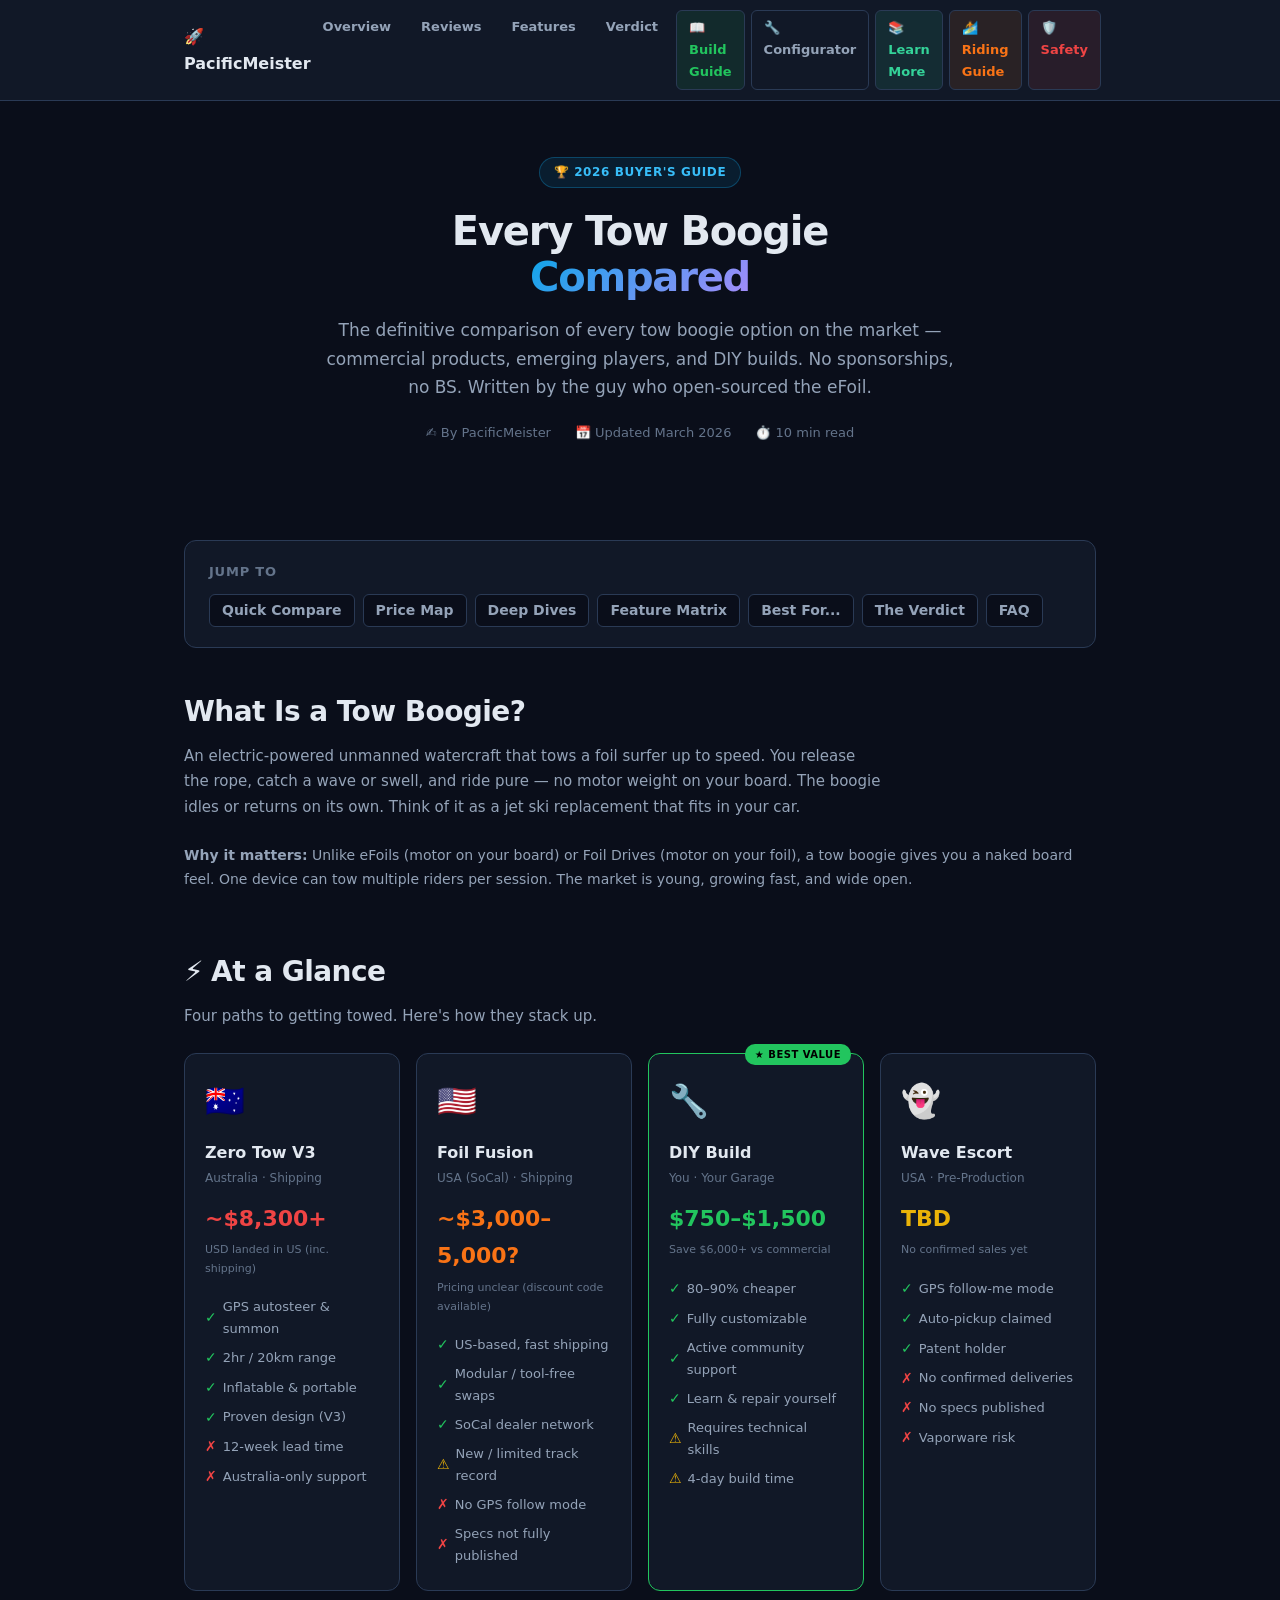
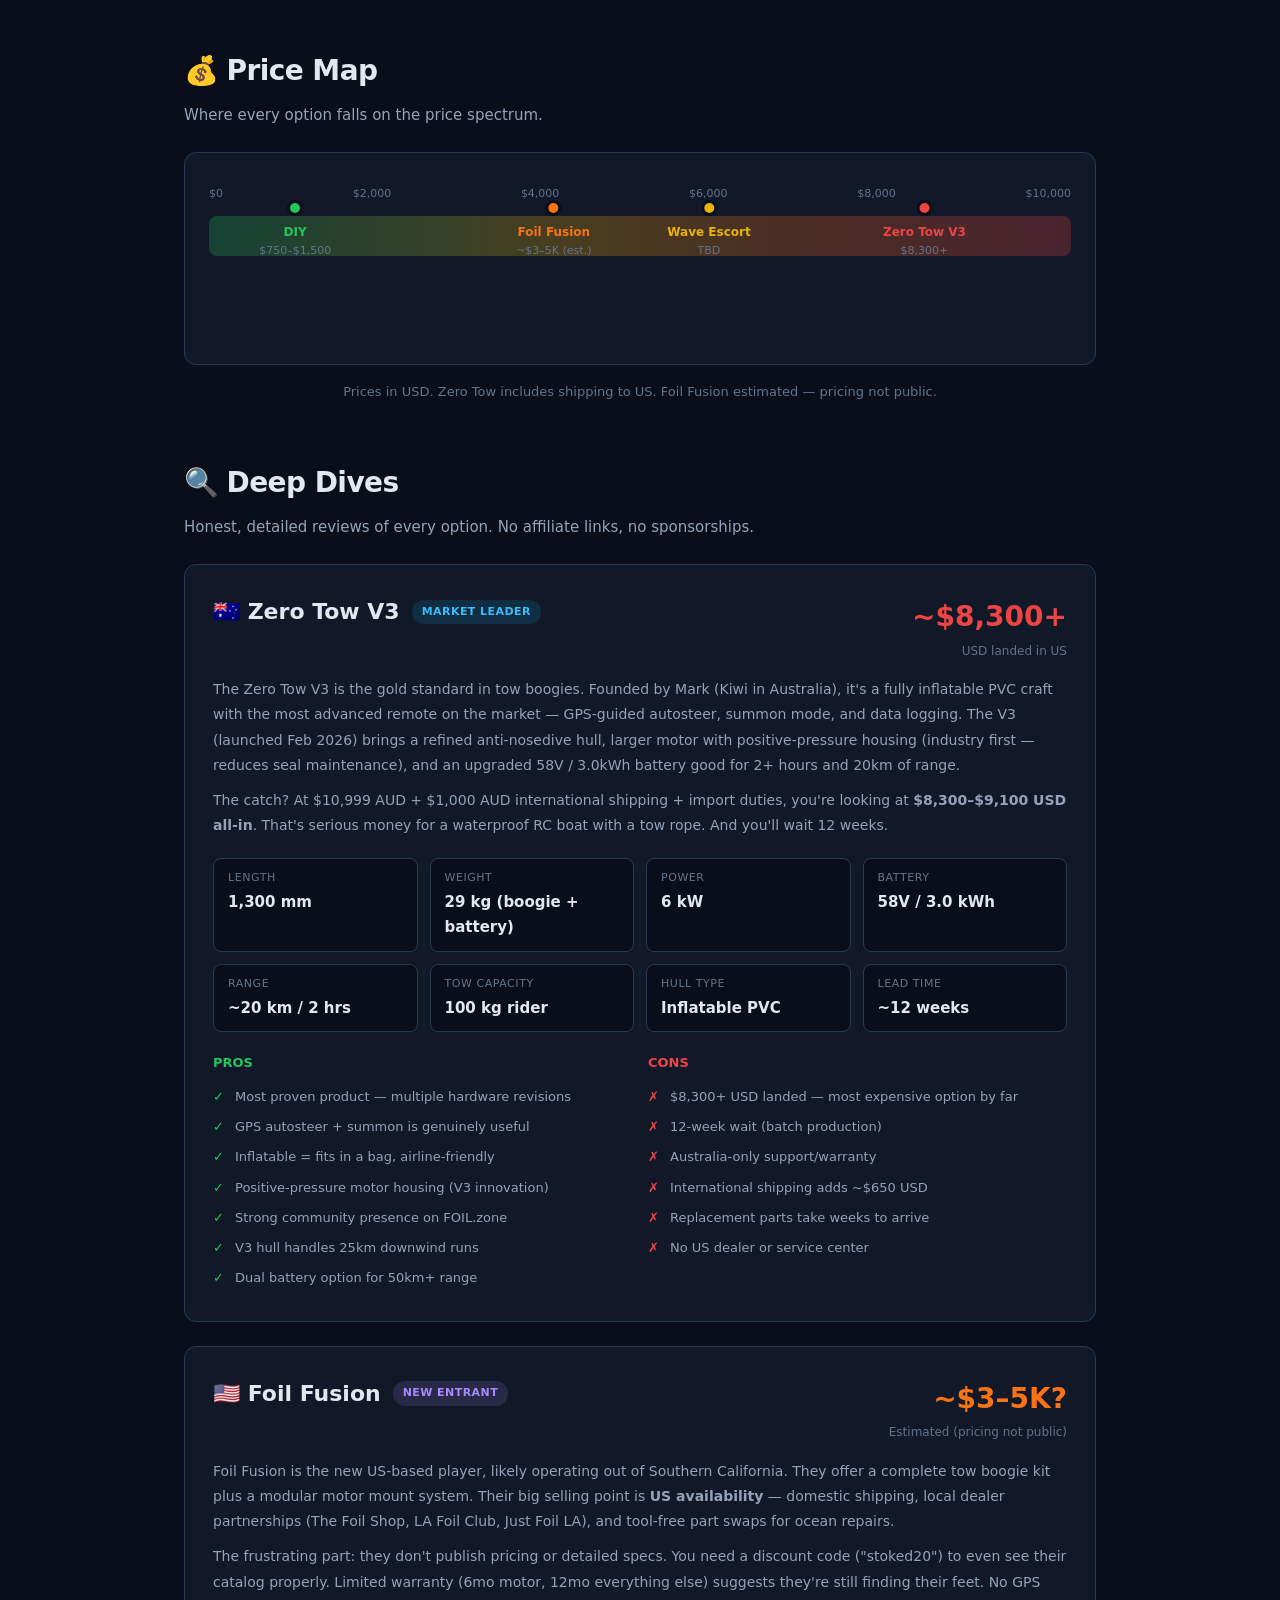
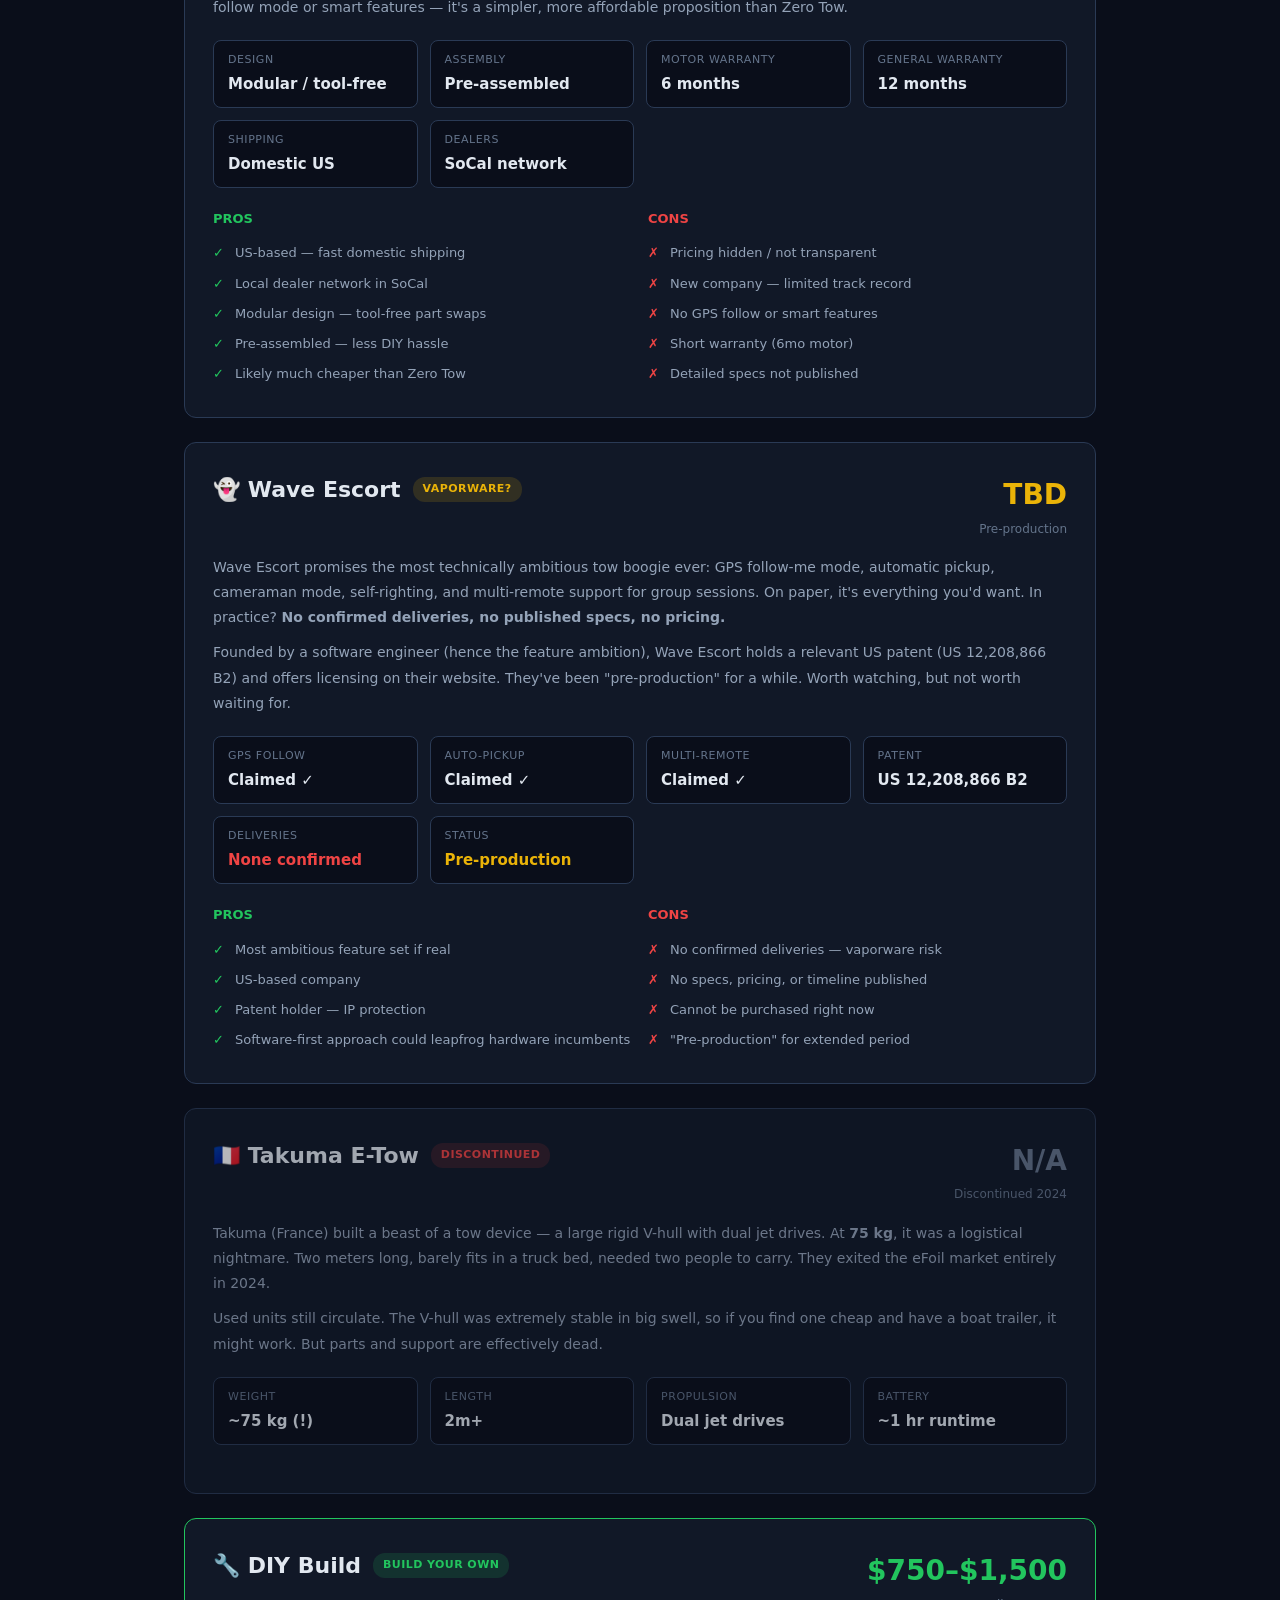
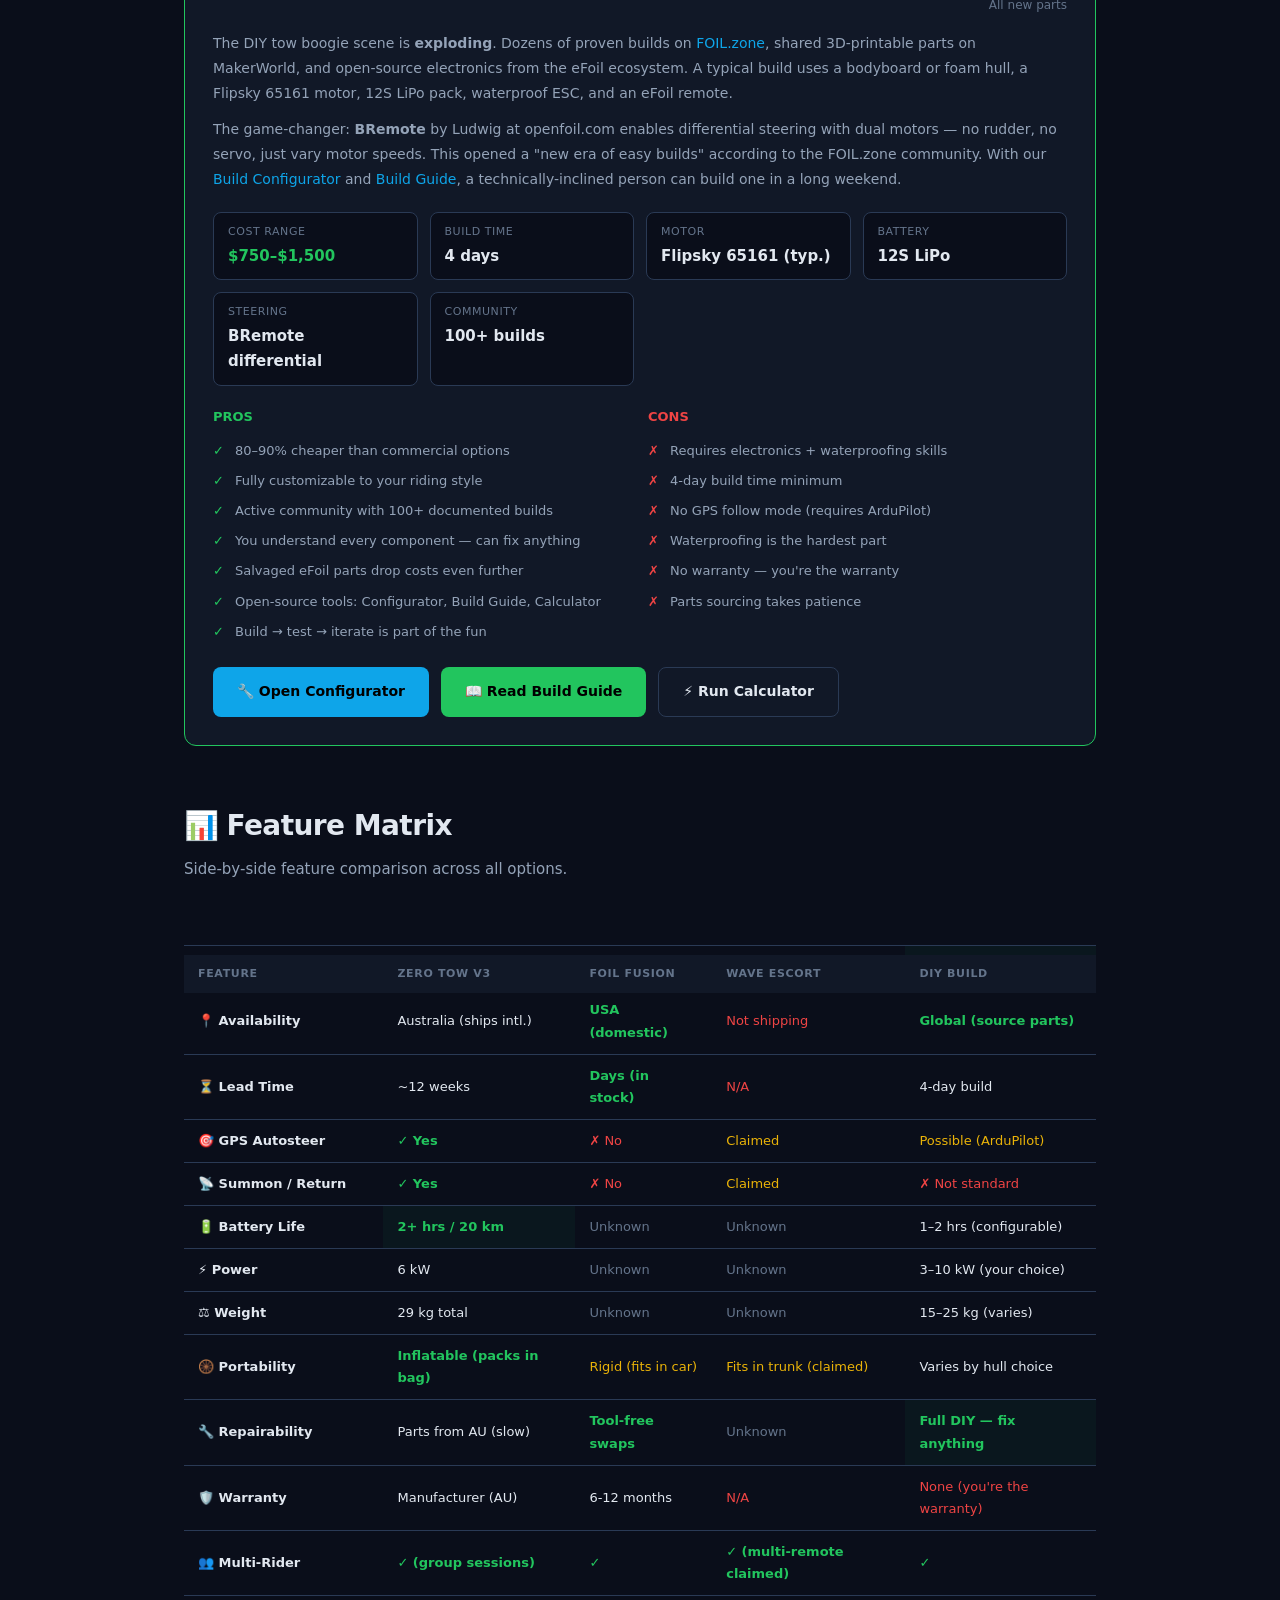
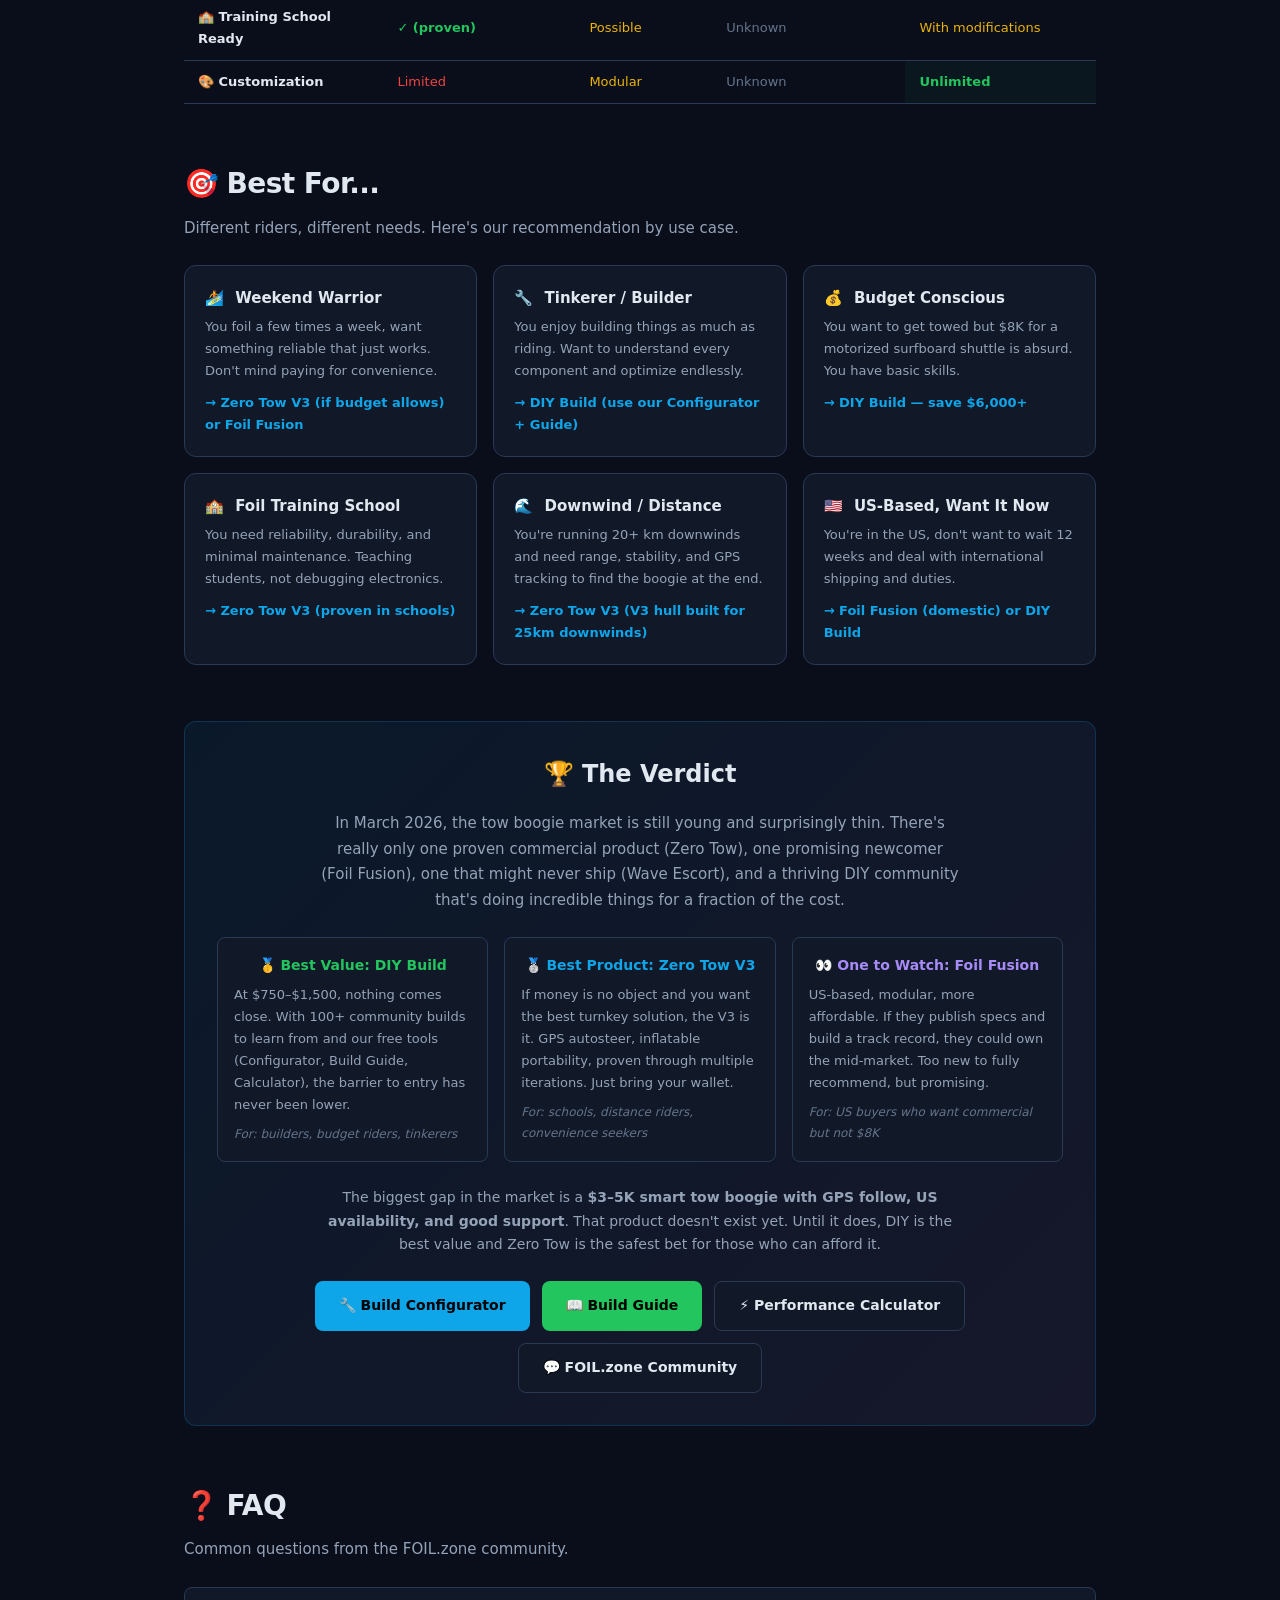
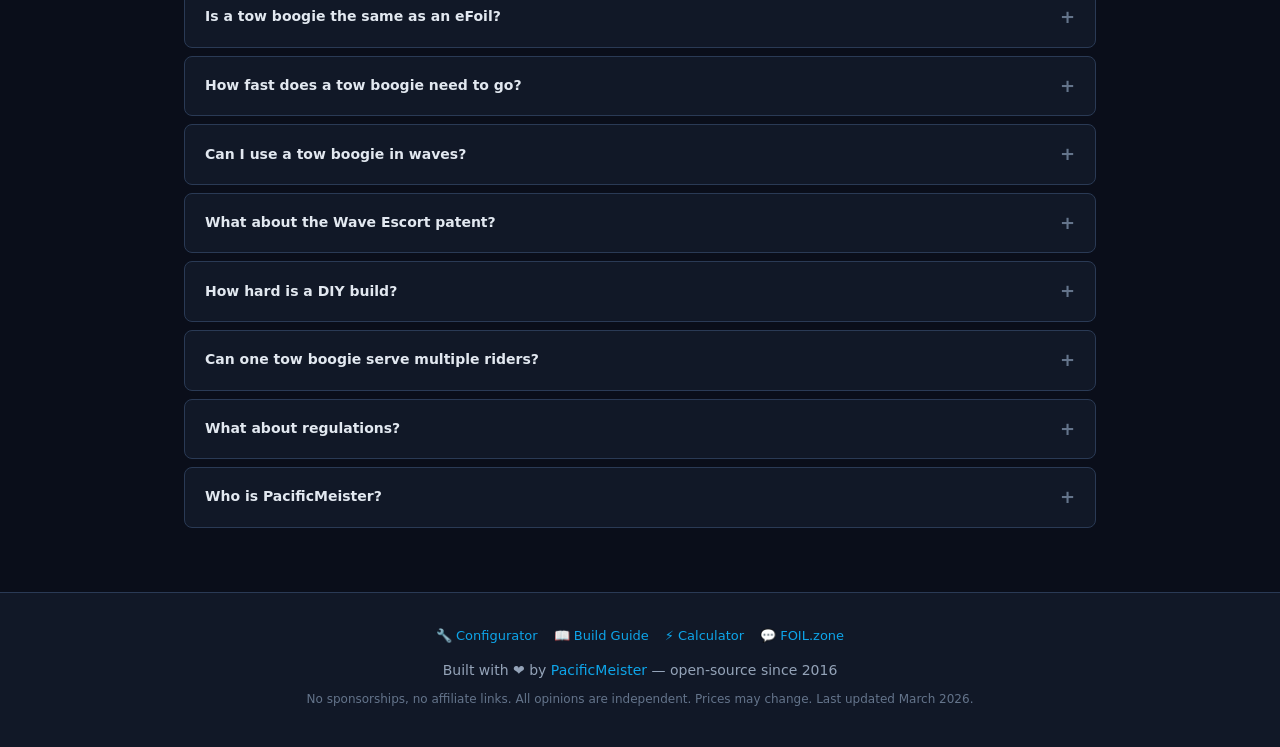
<file: compare.html>
<!DOCTYPE html>
<html lang="en">
<head>
  <meta charset="UTF-8">
  <meta name="viewport" content="width=device-width, initial-scale=1.0">
  <title>Tow Boogie Buyer's Guide 2026 — Every Option Compared | PacificMeister</title>
  <meta name="description" content="The definitive tow boogie comparison for 2026. Zero Tow V3 vs Foil Fusion vs DIY builds — specs, pricing, pros &amp; cons from 25+ years of foiling experience. By PacificMeister.">
  <meta name="keywords" content="tow boogie comparison, best tow boogie 2026, zero tow review, zero tow V3, foil fusion, DIY tow boogie, tow boogie buyer guide, prone foil tow, wave escort, electric tow surfing, PacificMeister">
  <meta name="author" content="PacificMeister">
  <meta name="robots" content="index, follow">

  <!-- Open Graph -->
  <meta property="og:type" content="article">
  <meta property="og:title" content="Tow Boogie Buyer's Guide 2026 — Every Option Compared">
  <meta property="og:description" content="The definitive tow boogie comparison. Zero Tow V3, Foil Fusion, Wave Escort, and DIY — all weighed by a 25-year foiling veteran.">
  <meta property="og:url" content="https://pacificmeister.github.io/towboogie-build/compare.html">
  <meta property="og:site_name" content="PacificMeister">

  <!-- Twitter Card -->
  <meta name="twitter:card" content="summary_large_image">
  <meta name="twitter:title" content="Tow Boogie Buyer's Guide 2026 — Every Option Compared">
  <meta name="twitter:description" content="Zero Tow V3 vs Foil Fusion vs DIY — the only tow boogie comparison you need. Specs, pricing, honest pros & cons.">

  <link rel="icon" href="data:image/svg+xml,<svg xmlns='http://www.w3.org/2000/svg' viewBox='0 0 100 100'><text y='.9em' font-size='90'>🚀</text></svg>">
  <link rel="canonical" href="https://pacificmeister.github.io/towboogie-build/compare.html">

  <!-- JSON-LD Structured Data -->
  <script type="application/ld+json">
  {
    "@context": "https://schema.org",
    "@type": "Article",
    "headline": "Tow Boogie Buyer's Guide 2026 — Every Option Compared",
    "description": "Comprehensive comparison of all tow boogie options: Zero Tow V3, Foil Fusion, Wave Escort, and DIY builds. Pricing, specs, pros and cons.",
    "url": "https://pacificmeister.github.io/towboogie-build/compare.html",
    "datePublished": "2026-03-08",
    "dateModified": "2026-03-08",
    "author": {
      "@type": "Person",
      "name": "PacificMeister",
      "url": "https://foil.zone",
      "description": "Pioneer of the open-source DIY eFoil movement and founder of FOIL.zone"
    },
    "publisher": {
      "@type": "Organization",
      "name": "PacificMeister",
      "url": "https://pacificmeister.github.io/towboogie-build"
    }
  }
  </script>

  <style>
    /* ─── Design System (shared with other pages) ─── */
    *, *::before, *::after { box-sizing: border-box; margin: 0; padding: 0; }

    :root {
      --bg: #0a0e1a;
      --bg2: #111827;
      --bg3: #1e293b;
      --border: #2a3a55;
      --text: #e2e8f0;
      --dim: #94a3b8;
      --muted: #64748b;
      --accent: #0ea5e9;
      --accent2: #38bdf8;
      --green: #22c55e;
      --yellow: #eab308;
      --orange: #f97316;
      --red: #ef4444;
      --purple: #a78bfa;
      --r: 12px;
      --r-sm: 8px;
    }

    html { scroll-behavior: smooth; }
    body { font-family: 'Inter', -apple-system, system-ui, sans-serif; background: var(--bg); color: var(--text); line-height: 1.7; }
    a { color: var(--accent); text-decoration: none; }
    a:hover { text-decoration: underline; }
    .container { max-width: 960px; margin: 0 auto; padding: 0 24px; }

    /* ─── Nav ─── */
    .nav { background: var(--bg2); border-bottom: 1px solid var(--border); position: sticky; top: 0; z-index: 100; backdrop-filter: blur(12px); }
    .nav-inner { max-width: 960px; margin: 0 auto; padding: 10px 24px; display: flex; align-items: center; justify-content: space-between; }
    .nav-brand { color: var(--text); font-weight: 800; font-size: 16px; text-decoration: none; }
    .nav-brand:hover { color: var(--accent); text-decoration: none; }
    .nav-links { display: flex; gap: 6px; }
    .nav-links a { color: var(--dim); font-size: 13px; font-weight: 600; padding: 6px 12px; border-radius: 6px; text-decoration: none; transition: all .15s; }
    .nav-links a:hover { color: var(--text); background: var(--bg); text-decoration: none; }
    .nav-links a.active { color: var(--accent); background: rgba(14, 165, 233, 0.1); }
    .nav-cta { border: 1px solid var(--border) !important; }
    .nav-cta:hover { border-color: var(--accent) !important; }

    /* ─── Hero ─── */
    .hero { text-align: center; padding: 56px 0 40px; }
    .hero-badge { display: inline-block; background: rgba(14, 165, 233, 0.1); border: 1px solid rgba(14, 165, 233, 0.3); color: var(--accent2); font-size: 12px; font-weight: 700; padding: 4px 14px; border-radius: 20px; margin-bottom: 20px; letter-spacing: 0.05em; }
    .hero h1 { font-size: 40px; font-weight: 800; letter-spacing: -0.03em; line-height: 1.15; margin-bottom: 16px; }
    .hero h1 span { background: linear-gradient(135deg, var(--accent), var(--purple)); -webkit-background-clip: text; -webkit-text-fill-color: transparent; }
    .hero p { font-size: 17px; color: var(--dim); max-width: 640px; margin: 0 auto; }
    .hero-meta { display: flex; justify-content: center; gap: 24px; margin-top: 20px; font-size: 13px; color: var(--muted); }
    .hero-meta span { display: flex; align-items: center; gap: 6px; }

    /* ─── TOC ─── */
    .toc { background: var(--bg2); border: 1px solid var(--border); border-radius: var(--r); padding: 20px 24px; margin-bottom: 40px; }
    .toc h3 { font-size: 13px; color: var(--muted); text-transform: uppercase; letter-spacing: 0.06em; margin-bottom: 10px; }
    .toc-links { display: flex; flex-wrap: wrap; gap: 8px; }
    .toc-links a { font-size: 14px; font-weight: 600; padding: 4px 12px; background: var(--bg); border: 1px solid var(--border); border-radius: 6px; color: var(--dim); transition: all .15s; }
    .toc-links a:hover { border-color: var(--accent); color: var(--accent); text-decoration: none; }

    /* ─── Section ─── */
    section { margin-bottom: 56px; }
    section > h2 { font-size: 28px; font-weight: 800; letter-spacing: -0.02em; margin-bottom: 8px; }
    section > h2 .emoji { margin-right: 8px; }
    section > .section-lead { font-size: 15px; color: var(--dim); margin-bottom: 24px; max-width: 700px; }

    /* ─── Quick Compare Grid ─── */
    .quick-grid { display: grid; grid-template-columns: repeat(4, 1fr); gap: 16px; margin-bottom: 40px; }
    .quick-card { background: var(--bg2); border: 1px solid var(--border); border-radius: var(--r); padding: 20px; position: relative; transition: border-color .2s; }
    .quick-card:hover { border-color: var(--accent); }
    .quick-card.recommended { border-color: var(--green); }
    .quick-card.recommended::after { content: '★ BEST VALUE'; position: absolute; top: -10px; right: 12px; background: var(--green); color: #000; font-size: 10px; font-weight: 800; padding: 2px 10px; border-radius: 10px; letter-spacing: 0.05em; }
    .qc-icon { font-size: 32px; margin-bottom: 10px; }
    .qc-name { font-size: 16px; font-weight: 700; margin-bottom: 2px; }
    .qc-origin { font-size: 12px; color: var(--muted); margin-bottom: 12px; }
    .qc-price { font-size: 22px; font-weight: 800; margin-bottom: 4px; }
    .qc-price.green { color: var(--green); }
    .qc-price.yellow { color: var(--yellow); }
    .qc-price.orange { color: var(--orange); }
    .qc-price.red { color: var(--red); }
    .qc-price-note { font-size: 11px; color: var(--muted); margin-bottom: 14px; }
    .qc-specs { list-style: none; }
    .qc-specs li { font-size: 13px; color: var(--dim); padding: 3px 0; display: flex; align-items: center; gap: 6px; }
    .qc-specs li .check { color: var(--green); font-size: 14px; }
    .qc-specs li .cross { color: var(--red); font-size: 14px; }
    .qc-specs li .warn { color: var(--yellow); font-size: 14px; }

    /* ─── Price Bar ─── */
    .price-bar-section { margin-bottom: 48px; }
    .price-bar-wrap { position: relative; background: var(--bg2); border: 1px solid var(--border); border-radius: var(--r); padding: 32px 24px 48px; }
    .price-scale { display: flex; justify-content: space-between; margin-bottom: 12px; font-size: 11px; color: var(--muted); }
    .price-track { position: relative; height: 40px; background: linear-gradient(90deg, var(--green), var(--yellow) 40%, var(--orange) 65%, var(--red)); border-radius: 8px; opacity: 0.25; }
    .price-markers { position: relative; height: 0; }
    .price-marker { position: absolute; transform: translateX(-50%); text-align: center; top: -56px; }
    .pm-dot { width: 16px; height: 16px; border-radius: 50%; border: 3px solid var(--bg); margin: 0 auto 6px; }
    .pm-label { font-size: 12px; font-weight: 700; white-space: nowrap; }
    .pm-price { font-size: 11px; color: var(--muted); }

    /* ─── Deep Dive Cards ─── */
    .product-card { background: var(--bg2); border: 1px solid var(--border); border-radius: var(--r); padding: 28px; margin-bottom: 24px; }
    .pc-header { display: flex; justify-content: space-between; align-items: flex-start; margin-bottom: 16px; flex-wrap: wrap; gap: 12px; }
    .pc-title { display: flex; align-items: center; gap: 12px; }
    .pc-title h3 { font-size: 22px; font-weight: 800; }
    .pc-badge { font-size: 11px; font-weight: 700; padding: 3px 10px; border-radius: 12px; letter-spacing: 0.04em; }
    .badge-leader { background: rgba(14,165,233,0.15); color: var(--accent2); }
    .badge-new { background: rgba(167,139,250,0.15); color: var(--purple); }
    .badge-diy { background: rgba(34,197,94,0.15); color: var(--green); }
    .badge-vaporware { background: rgba(234,179,8,0.15); color: var(--yellow); }
    .badge-dead { background: rgba(239,68,68,0.15); color: var(--red); }
    .pc-price-tag { text-align: right; }
    .pc-price-tag .price { font-size: 28px; font-weight: 800; }
    .pc-price-tag .note { font-size: 12px; color: var(--muted); }
    .pc-body { font-size: 14px; color: var(--dim); line-height: 1.8; margin-bottom: 20px; }
    .pc-specs-grid { display: grid; grid-template-columns: repeat(auto-fill, minmax(180px, 1fr)); gap: 12px; margin-bottom: 20px; }
    .pc-spec { background: var(--bg); border: 1px solid var(--border); border-radius: var(--r-sm); padding: 10px 14px; }
    .pc-spec-label { font-size: 11px; color: var(--muted); text-transform: uppercase; letter-spacing: 0.05em; }
    .pc-spec-value { font-size: 15px; font-weight: 700; margin-top: 2px; }
    .pc-pros-cons { display: grid; grid-template-columns: 1fr 1fr; gap: 16px; }
    .pc-list { list-style: none; }
    .pc-list li { font-size: 13px; padding: 4px 0 4px 22px; position: relative; color: var(--dim); }
    .pc-list.pros li::before { content: '✓'; position: absolute; left: 0; color: var(--green); font-weight: 700; }
    .pc-list.cons li::before { content: '✗'; position: absolute; left: 0; color: var(--red); font-weight: 700; }

    /* ─── Feature Matrix ─── */
    .matrix-wrap { overflow-x: auto; -webkit-overflow-scrolling: touch; }
    .matrix { width: 100%; border-collapse: collapse; font-size: 13px; }
    .matrix th, .matrix td { padding: 10px 14px; text-align: left; border-bottom: 1px solid var(--border); }
    .matrix thead th { background: var(--bg2); color: var(--muted); font-size: 11px; text-transform: uppercase; letter-spacing: 0.06em; font-weight: 700; position: sticky; top: 48px; z-index: 10; }
    .matrix tbody tr:hover { background: rgba(14,165,233,0.03); }
    .matrix .feature { font-weight: 600; color: var(--text); min-width: 140px; }
    .matrix .yes { color: var(--green); font-weight: 600; }
    .matrix .no { color: var(--red); }
    .matrix .partial { color: var(--yellow); }
    .matrix .unknown { color: var(--muted); }
    .matrix .best { color: var(--green); font-weight: 700; background: rgba(34,197,94,0.05); }

    /* ─── Use Cases ─── */
    .use-cases { display: grid; grid-template-columns: repeat(auto-fill, minmax(280px, 1fr)); gap: 16px; }
    .uc-card { background: var(--bg2); border: 1px solid var(--border); border-radius: var(--r); padding: 20px; }
    .uc-card h4 { font-size: 15px; font-weight: 700; margin-bottom: 4px; }
    .uc-card h4 .emoji { margin-right: 6px; }
    .uc-card p { font-size: 13px; color: var(--dim); margin-bottom: 10px; }
    .uc-rec { font-size: 13px; font-weight: 700; color: var(--accent); }

    /* ─── Verdict ─── */
    .verdict { background: linear-gradient(135deg, rgba(14,165,233,0.08), rgba(167,139,250,0.08)); border: 1px solid rgba(14,165,233,0.2); border-radius: var(--r); padding: 32px; text-align: center; }
    .verdict h2 { margin-bottom: 16px; }
    .verdict p { font-size: 15px; color: var(--dim); max-width: 640px; margin: 0 auto 24px; }
    .verdict-cards { display: grid; grid-template-columns: repeat(3, 1fr); gap: 16px; margin-bottom: 24px; }
    .v-card { background: var(--bg2); border: 1px solid var(--border); border-radius: var(--r-sm); padding: 16px; }
    .v-card h4 { font-size: 14px; font-weight: 700; margin-bottom: 6px; }
    .v-card p { font-size: 13px; color: var(--dim); margin: 0; text-align: left; }
    .v-card .v-for { font-size: 12px; color: var(--muted); margin-top: 8px; font-style: italic; text-align: left; }

    /* ─── CTA ─── */
    .cta-row { display: flex; gap: 12px; justify-content: center; flex-wrap: wrap; margin-top: 24px; }
    .btn { display: inline-flex; align-items: center; gap: 8px; padding: 12px 24px; border-radius: var(--r-sm); font-size: 14px; font-weight: 700; text-decoration: none; transition: all .15s; }
    .btn:hover { text-decoration: none; transform: translateY(-1px); }
    .btn-primary { background: var(--accent); color: #000; }
    .btn-primary:hover { background: var(--accent2); }
    .btn-secondary { background: var(--bg2); color: var(--text); border: 1px solid var(--border); }
    .btn-secondary:hover { border-color: var(--accent); }
    .btn-green { background: var(--green); color: #000; }
    .btn-green:hover { background: #4ade80; }

    /* ─── FAQ ─── */
    .faq-item { background: var(--bg2); border: 1px solid var(--border); border-radius: var(--r-sm); margin-bottom: 8px; }
    .faq-q { padding: 14px 20px; font-weight: 700; font-size: 14px; cursor: pointer; display: flex; justify-content: space-between; align-items: center; }
    .faq-q::after { content: '+'; color: var(--muted); font-size: 18px; transition: transform .2s; }
    .faq-q.open::after { transform: rotate(45deg); }
    .faq-a { padding: 0 20px 14px; font-size: 14px; color: var(--dim); display: none; line-height: 1.7; }
    .faq-a.open { display: block; }

    /* ─── Footer ─── */
    .footer { background: var(--bg2); border-top: 1px solid var(--border); padding: 32px 0; text-align: center; margin-top: 64px; }
    .footer p { font-size: 14px; color: var(--dim); margin-bottom: 6px; }
    .footer .disclaimer { font-size: 12px; color: var(--muted); }
    .footer-links { display: flex; justify-content: center; gap: 16px; margin-bottom: 12px; }
    .footer-links a { font-size: 13px; }

    /* ─── Responsive ─── */
    @media (max-width: 900px) {
      .quick-grid { grid-template-columns: repeat(2, 1fr); }
      .pc-pros-cons { grid-template-columns: 1fr; }
      .verdict-cards { grid-template-columns: 1fr; }
      .hero h1 { font-size: 30px; }
    }
    @media (max-width: 600px) {
      .quick-grid { grid-template-columns: 1fr; }
      .hero h1 { font-size: 26px; }
      .nav-links a:not(.nav-cta) { display: none; }
      .hero-meta { flex-direction: column; gap: 8px; }
      .pc-header { flex-direction: column; }
      .pc-specs-grid { grid-template-columns: 1fr 1fr; }
    }

    /* ─── Print ─── */
    @media print {
      body { background: #fff; color: #111; }
      .nav, .cta-row, .toc { display: none; }
      .hero { padding: 12px 0; }
      .hero h1 { font-size: 22px; color: #111; }
      .hero h1 span { -webkit-text-fill-color: #111; }
      a { color: #111; }
      .product-card, .quick-card, .verdict, .faq-item { border: 1px solid #ddd; page-break-inside: avoid; }
    }
  </style>
</head>
<body>

<!-- ═══ NAV ═══ -->
<nav class="nav">
  <div class="nav-inner">
    <a href="index.html" class="nav-brand">🚀 PacificMeister</a>
    <div class="nav-links">
      <a href="#overview">Overview</a>
      <a href="#deep-dive">Reviews</a>
      <a href="#matrix">Features</a>
      <a href="#verdict">Verdict</a>
      <a href="guide.html" class="nav-cta" style="background:rgba(34,197,94,0.1);color:#22c55e;border-color:rgba(34,197,94,0.3)">📖 Build Guide</a>
      <a href="index.html" class="nav-cta">🔧 Configurator</a>
      <a href="what-is-a-tow-boogie.html" class="nav-cta" style="background:rgba(52,211,153,0.1);color:#34d399;border-color:rgba(52,211,153,0.3)">📚 Learn More</a>
      <a href="riding-guide.html" class="nav-cta" style="background:rgba(249,115,22,0.1);color:#f97316;border-color:rgba(249,115,22,0.3)">🏄 Riding Guide</a>
      <a href="safety-guide.html" class="nav-cta" style="background:rgba(239,68,68,0.1);color:#ef4444;border-color:rgba(239,68,68,0.3)">🛡️ Safety</a>
    </div>
  </div>
</nav>

<!-- ═══ HERO ═══ -->
<section class="hero">
  <div class="container">
    <div class="hero-badge">🏆 2026 BUYER'S GUIDE</div>
    <h1>Every Tow Boogie<br><span>Compared</span></h1>
    <p>The definitive comparison of every tow boogie option on the market — commercial products, emerging players, and DIY builds. No sponsorships, no BS. Written by the guy who open-sourced the eFoil.</p>
    <div class="hero-meta">
      <span>✍️ By PacificMeister</span>
      <span>📅 Updated March 2026</span>
      <span>⏱️ 10 min read</span>
    </div>
  </div>
</section>

<div class="container">

  <!-- ═══ TOC ═══ -->
  <div class="toc">
    <h3>Jump To</h3>
    <div class="toc-links">
      <a href="#overview">Quick Compare</a>
      <a href="#pricing">Price Map</a>
      <a href="#deep-dive">Deep Dives</a>
      <a href="#matrix">Feature Matrix</a>
      <a href="#use-cases">Best For...</a>
      <a href="#verdict">The Verdict</a>
      <a href="#faq">FAQ</a>
    </div>
  </div>

  <!-- ═══ INTRO ═══ -->
  <section>
    <h2>What Is a Tow Boogie?</h2>
    <p class="section-lead">An electric-powered unmanned watercraft that tows a foil surfer up to speed. You release the rope, catch a wave or swell, and ride pure — no motor weight on your board. The boogie idles or returns on its own. Think of it as a jet ski replacement that fits in your car.</p>
    <p style="font-size:14px;color:var(--dim);margin-top:12px"><strong>Why it matters:</strong> Unlike eFoils (motor on your board) or Foil Drives (motor on your foil), a tow boogie gives you a naked board feel. One device can tow multiple riders per session. The market is young, growing fast, and wide open.</p>
  </section>

  <!-- ═══ QUICK COMPARE ═══ -->
  <section id="overview">
    <h2><span class="emoji">⚡</span>At a Glance</h2>
    <p class="section-lead">Four paths to getting towed. Here's how they stack up.</p>

    <div class="quick-grid">
      <!-- Zero Tow V3 -->
      <div class="quick-card">
        <div class="qc-icon">🇦🇺</div>
        <div class="qc-name">Zero Tow V3</div>
        <div class="qc-origin">Australia · Shipping</div>
        <div class="qc-price red">~$8,300+</div>
        <div class="qc-price-note">USD landed in US (inc. shipping)</div>
        <ul class="qc-specs">
          <li><span class="check">✓</span> GPS autosteer & summon</li>
          <li><span class="check">✓</span> 2hr / 20km range</li>
          <li><span class="check">✓</span> Inflatable & portable</li>
          <li><span class="check">✓</span> Proven design (V3)</li>
          <li><span class="cross">✗</span> 12-week lead time</li>
          <li><span class="cross">✗</span> Australia-only support</li>
        </ul>
      </div>

      <!-- Foil Fusion -->
      <div class="quick-card">
        <div class="qc-icon">🇺🇸</div>
        <div class="qc-name">Foil Fusion</div>
        <div class="qc-origin">USA (SoCal) · Shipping</div>
        <div class="qc-price orange">~$3,000–5,000?</div>
        <div class="qc-price-note">Pricing unclear (discount code available)</div>
        <ul class="qc-specs">
          <li><span class="check">✓</span> US-based, fast shipping</li>
          <li><span class="check">✓</span> Modular / tool-free swaps</li>
          <li><span class="check">✓</span> SoCal dealer network</li>
          <li><span class="warn">⚠</span> New / limited track record</li>
          <li><span class="cross">✗</span> No GPS follow mode</li>
          <li><span class="cross">✗</span> Specs not fully published</li>
        </ul>
      </div>

      <!-- DIY -->
      <div class="quick-card recommended">
        <div class="qc-icon">🔧</div>
        <div class="qc-name">DIY Build</div>
        <div class="qc-origin">You · Your Garage</div>
        <div class="qc-price green">$750–$1,500</div>
        <div class="qc-price-note">Save $6,000+ vs commercial</div>
        <ul class="qc-specs">
          <li><span class="check">✓</span> 80–90% cheaper</li>
          <li><span class="check">✓</span> Fully customizable</li>
          <li><span class="check">✓</span> Active community support</li>
          <li><span class="check">✓</span> Learn & repair yourself</li>
          <li><span class="warn">⚠</span> Requires technical skills</li>
          <li><span class="warn">⚠</span> 4-day build time</li>
        </ul>
      </div>

      <!-- Wave Escort -->
      <div class="quick-card">
        <div class="qc-icon">👻</div>
        <div class="qc-name">Wave Escort</div>
        <div class="qc-origin">USA · Pre-Production</div>
        <div class="qc-price yellow">TBD</div>
        <div class="qc-price-note">No confirmed sales yet</div>
        <ul class="qc-specs">
          <li><span class="check">✓</span> GPS follow-me mode</li>
          <li><span class="check">✓</span> Auto-pickup claimed</li>
          <li><span class="check">✓</span> Patent holder</li>
          <li><span class="cross">✗</span> No confirmed deliveries</li>
          <li><span class="cross">✗</span> No specs published</li>
          <li><span class="cross">✗</span> Vaporware risk</li>
        </ul>
      </div>
    </div>
  </section>

  <!-- ═══ PRICE MAP ═══ -->
  <section id="pricing">
    <h2><span class="emoji">💰</span>Price Map</h2>
    <p class="section-lead">Where every option falls on the price spectrum.</p>

    <div class="price-bar-wrap">
      <div class="price-scale">
        <span>$0</span>
        <span>$2,000</span>
        <span>$4,000</span>
        <span>$6,000</span>
        <span>$8,000</span>
        <span>$10,000</span>
      </div>
      <div class="price-track"></div>
      <div class="price-markers" style="height:60px">
        <div class="price-marker" style="left:10%">
          <div class="pm-dot" style="background:var(--green)"></div>
          <div class="pm-label" style="color:var(--green)">DIY</div>
          <div class="pm-price">$750–$1,500</div>
        </div>
        <div class="price-marker" style="left:40%">
          <div class="pm-dot" style="background:var(--orange)"></div>
          <div class="pm-label" style="color:var(--orange)">Foil Fusion</div>
          <div class="pm-price">~$3–5K (est.)</div>
        </div>
        <div class="price-marker" style="left:58%">
          <div class="pm-dot" style="background:var(--yellow)"></div>
          <div class="pm-label" style="color:var(--yellow)">Wave Escort</div>
          <div class="pm-price">TBD</div>
        </div>
        <div class="price-marker" style="left:83%">
          <div class="pm-dot" style="background:var(--red)"></div>
          <div class="pm-label" style="color:var(--red)">Zero Tow V3</div>
          <div class="pm-price">$8,300+</div>
        </div>
      </div>
    </div>
    <p style="text-align:center;font-size:13px;color:var(--muted);margin-top:16px">Prices in USD. Zero Tow includes shipping to US. Foil Fusion estimated — pricing not public.</p>
  </section>

  <!-- ═══ DEEP DIVES ═══ -->
  <section id="deep-dive">
    <h2><span class="emoji">🔍</span>Deep Dives</h2>
    <p class="section-lead">Honest, detailed reviews of every option. No affiliate links, no sponsorships.</p>

    <!-- Zero Tow V3 -->
    <div class="product-card">
      <div class="pc-header">
        <div class="pc-title">
          <h3>🇦🇺 Zero Tow V3</h3>
          <span class="pc-badge badge-leader">MARKET LEADER</span>
        </div>
        <div class="pc-price-tag">
          <div class="price" style="color:var(--red)">~$8,300+</div>
          <div class="note">USD landed in US</div>
        </div>
      </div>
      <div class="pc-body">
        <p>The Zero Tow V3 is the gold standard in tow boogies. Founded by Mark (Kiwi in Australia), it's a fully inflatable PVC craft with the most advanced remote on the market — GPS-guided autosteer, summon mode, and data logging. The V3 (launched Feb 2026) brings a refined anti-nosedive hull, larger motor with positive-pressure housing (industry first — reduces seal maintenance), and an upgraded 58V / 3.0kWh battery good for 2+ hours and 20km of range.</p>
        <p style="margin-top:10px">The catch? At $10,999 AUD + $1,000 AUD international shipping + import duties, you're looking at <strong>$8,300–$9,100 USD all-in</strong>. That's serious money for a waterproof RC boat with a tow rope. And you'll wait 12 weeks.</p>
      </div>
      <div class="pc-specs-grid">
        <div class="pc-spec"><div class="pc-spec-label">Length</div><div class="pc-spec-value">1,300 mm</div></div>
        <div class="pc-spec"><div class="pc-spec-label">Weight</div><div class="pc-spec-value">29 kg (boogie + battery)</div></div>
        <div class="pc-spec"><div class="pc-spec-label">Power</div><div class="pc-spec-value">6 kW</div></div>
        <div class="pc-spec"><div class="pc-spec-label">Battery</div><div class="pc-spec-value">58V / 3.0 kWh</div></div>
        <div class="pc-spec"><div class="pc-spec-label">Range</div><div class="pc-spec-value">~20 km / 2 hrs</div></div>
        <div class="pc-spec"><div class="pc-spec-label">Tow Capacity</div><div class="pc-spec-value">100 kg rider</div></div>
        <div class="pc-spec"><div class="pc-spec-label">Hull Type</div><div class="pc-spec-value">Inflatable PVC</div></div>
        <div class="pc-spec"><div class="pc-spec-label">Lead Time</div><div class="pc-spec-value">~12 weeks</div></div>
      </div>
      <div class="pc-pros-cons">
        <div>
          <h4 style="font-size:13px;color:var(--green);margin-bottom:8px">PROS</h4>
          <ul class="pc-list pros">
            <li>Most proven product — multiple hardware revisions</li>
            <li>GPS autosteer + summon is genuinely useful</li>
            <li>Inflatable = fits in a bag, airline-friendly</li>
            <li>Positive-pressure motor housing (V3 innovation)</li>
            <li>Strong community presence on FOIL.zone</li>
            <li>V3 hull handles 25km downwind runs</li>
            <li>Dual battery option for 50km+ range</li>
          </ul>
        </div>
        <div>
          <h4 style="font-size:13px;color:var(--red);margin-bottom:8px">CONS</h4>
          <ul class="pc-list cons">
            <li>$8,300+ USD landed — most expensive option by far</li>
            <li>12-week wait (batch production)</li>
            <li>Australia-only support/warranty</li>
            <li>International shipping adds ~$650 USD</li>
            <li>Replacement parts take weeks to arrive</li>
            <li>No US dealer or service center</li>
          </ul>
        </div>
      </div>
    </div>

    <!-- Foil Fusion -->
    <div class="product-card">
      <div class="pc-header">
        <div class="pc-title">
          <h3>🇺🇸 Foil Fusion</h3>
          <span class="pc-badge badge-new">NEW ENTRANT</span>
        </div>
        <div class="pc-price-tag">
          <div class="price" style="color:var(--orange)">~$3–5K?</div>
          <div class="note">Estimated (pricing not public)</div>
        </div>
      </div>
      <div class="pc-body">
        <p>Foil Fusion is the new US-based player, likely operating out of Southern California. They offer a complete tow boogie kit plus a modular motor mount system. Their big selling point is <strong>US availability</strong> — domestic shipping, local dealer partnerships (The Foil Shop, LA Foil Club, Just Foil LA), and tool-free part swaps for ocean repairs.</p>
        <p style="margin-top:10px">The frustrating part: they don't publish pricing or detailed specs. You need a discount code ("stoked20") to even see their catalog properly. Limited warranty (6mo motor, 12mo everything else) suggests they're still finding their feet. No GPS follow mode or smart features — it's a simpler, more affordable proposition than Zero Tow.</p>
      </div>
      <div class="pc-specs-grid">
        <div class="pc-spec"><div class="pc-spec-label">Design</div><div class="pc-spec-value">Modular / tool-free</div></div>
        <div class="pc-spec"><div class="pc-spec-label">Assembly</div><div class="pc-spec-value">Pre-assembled</div></div>
        <div class="pc-spec"><div class="pc-spec-label">Motor Warranty</div><div class="pc-spec-value">6 months</div></div>
        <div class="pc-spec"><div class="pc-spec-label">General Warranty</div><div class="pc-spec-value">12 months</div></div>
        <div class="pc-spec"><div class="pc-spec-label">Shipping</div><div class="pc-spec-value">Domestic US</div></div>
        <div class="pc-spec"><div class="pc-spec-label">Dealers</div><div class="pc-spec-value">SoCal network</div></div>
      </div>
      <div class="pc-pros-cons">
        <div>
          <h4 style="font-size:13px;color:var(--green);margin-bottom:8px">PROS</h4>
          <ul class="pc-list pros">
            <li>US-based — fast domestic shipping</li>
            <li>Local dealer network in SoCal</li>
            <li>Modular design — tool-free part swaps</li>
            <li>Pre-assembled — less DIY hassle</li>
            <li>Likely much cheaper than Zero Tow</li>
          </ul>
        </div>
        <div>
          <h4 style="font-size:13px;color:var(--red);margin-bottom:8px">CONS</h4>
          <ul class="pc-list cons">
            <li>Pricing hidden / not transparent</li>
            <li>New company — limited track record</li>
            <li>No GPS follow or smart features</li>
            <li>Short warranty (6mo motor)</li>
            <li>Detailed specs not published</li>
          </ul>
        </div>
      </div>
    </div>

    <!-- Wave Escort -->
    <div class="product-card">
      <div class="pc-header">
        <div class="pc-title">
          <h3>👻 Wave Escort</h3>
          <span class="pc-badge badge-vaporware">VAPORWARE?</span>
        </div>
        <div class="pc-price-tag">
          <div class="price" style="color:var(--yellow)">TBD</div>
          <div class="note">Pre-production</div>
        </div>
      </div>
      <div class="pc-body">
        <p>Wave Escort promises the most technically ambitious tow boogie ever: GPS follow-me mode, automatic pickup, cameraman mode, self-righting, and multi-remote support for group sessions. On paper, it's everything you'd want. In practice? <strong>No confirmed deliveries, no published specs, no pricing.</strong></p>
        <p style="margin-top:10px">Founded by a software engineer (hence the feature ambition), Wave Escort holds a relevant US patent (US 12,208,866 B2) and offers licensing on their website. They've been "pre-production" for a while. Worth watching, but not worth waiting for.</p>
      </div>
      <div class="pc-specs-grid">
        <div class="pc-spec"><div class="pc-spec-label">GPS Follow</div><div class="pc-spec-value">Claimed ✓</div></div>
        <div class="pc-spec"><div class="pc-spec-label">Auto-Pickup</div><div class="pc-spec-value">Claimed ✓</div></div>
        <div class="pc-spec"><div class="pc-spec-label">Multi-Remote</div><div class="pc-spec-value">Claimed ✓</div></div>
        <div class="pc-spec"><div class="pc-spec-label">Patent</div><div class="pc-spec-value">US 12,208,866 B2</div></div>
        <div class="pc-spec"><div class="pc-spec-label">Deliveries</div><div class="pc-spec-value" style="color:var(--red)">None confirmed</div></div>
        <div class="pc-spec"><div class="pc-spec-label">Status</div><div class="pc-spec-value" style="color:var(--yellow)">Pre-production</div></div>
      </div>
      <div class="pc-pros-cons">
        <div>
          <h4 style="font-size:13px;color:var(--green);margin-bottom:8px">PROS</h4>
          <ul class="pc-list pros">
            <li>Most ambitious feature set if real</li>
            <li>US-based company</li>
            <li>Patent holder — IP protection</li>
            <li>Software-first approach could leapfrog hardware incumbents</li>
          </ul>
        </div>
        <div>
          <h4 style="font-size:13px;color:var(--red);margin-bottom:8px">CONS</h4>
          <ul class="pc-list cons">
            <li>No confirmed deliveries — vaporware risk</li>
            <li>No specs, pricing, or timeline published</li>
            <li>Cannot be purchased right now</li>
            <li>"Pre-production" for extended period</li>
          </ul>
        </div>
      </div>
    </div>

    <!-- Takuma (Discontinued) -->
    <div class="product-card" style="opacity:0.7">
      <div class="pc-header">
        <div class="pc-title">
          <h3>🇫🇷 Takuma E-Tow</h3>
          <span class="pc-badge badge-dead">DISCONTINUED</span>
        </div>
        <div class="pc-price-tag">
          <div class="price" style="color:var(--muted)">N/A</div>
          <div class="note">Discontinued 2024</div>
        </div>
      </div>
      <div class="pc-body">
        <p>Takuma (France) built a beast of a tow device — a large rigid V-hull with dual jet drives. At <strong>75 kg</strong>, it was a logistical nightmare. Two meters long, barely fits in a truck bed, needed two people to carry. They exited the eFoil market entirely in 2024.</p>
        <p style="margin-top:10px">Used units still circulate. The V-hull was extremely stable in big swell, so if you find one cheap and have a boat trailer, it might work. But parts and support are effectively dead.</p>
      </div>
      <div class="pc-specs-grid">
        <div class="pc-spec"><div class="pc-spec-label">Weight</div><div class="pc-spec-value">~75 kg (!)</div></div>
        <div class="pc-spec"><div class="pc-spec-label">Length</div><div class="pc-spec-value">2m+</div></div>
        <div class="pc-spec"><div class="pc-spec-label">Propulsion</div><div class="pc-spec-value">Dual jet drives</div></div>
        <div class="pc-spec"><div class="pc-spec-label">Battery</div><div class="pc-spec-value">~1 hr runtime</div></div>
      </div>
    </div>

    <!-- DIY -->
    <div class="product-card" style="border-color:var(--green)">
      <div class="pc-header">
        <div class="pc-title">
          <h3>🔧 DIY Build</h3>
          <span class="pc-badge badge-diy">BUILD YOUR OWN</span>
        </div>
        <div class="pc-price-tag">
          <div class="price" style="color:var(--green)">$750–$1,500</div>
          <div class="note">All new parts</div>
        </div>
      </div>
      <div class="pc-body">
        <p>The DIY tow boogie scene is <strong>exploding</strong>. Dozens of proven builds on <a href="https://foil.zone" target="_blank">FOIL.zone</a>, shared 3D-printable parts on MakerWorld, and open-source electronics from the eFoil ecosystem. A typical build uses a bodyboard or foam hull, a Flipsky 65161 motor, 12S LiPo pack, waterproof ESC, and an eFoil remote.</p>
        <p style="margin-top:10px">The game-changer: <strong>BRemote</strong> by Ludwig at openfoil.com enables differential steering with dual motors — no rudder, no servo, just vary motor speeds. This opened a "new era of easy builds" according to the FOIL.zone community. With our <a href="index.html">Build Configurator</a> and <a href="guide.html">Build Guide</a>, a technically-inclined person can build one in a long weekend.</p>
      </div>
      <div class="pc-specs-grid">
        <div class="pc-spec"><div class="pc-spec-label">Cost Range</div><div class="pc-spec-value" style="color:var(--green)">$750–$1,500</div></div>
        <div class="pc-spec"><div class="pc-spec-label">Build Time</div><div class="pc-spec-value">4 days</div></div>
        <div class="pc-spec"><div class="pc-spec-label">Motor</div><div class="pc-spec-value">Flipsky 65161 (typ.)</div></div>
        <div class="pc-spec"><div class="pc-spec-label">Battery</div><div class="pc-spec-value">12S LiPo</div></div>
        <div class="pc-spec"><div class="pc-spec-label">Steering</div><div class="pc-spec-value">BRemote differential</div></div>
        <div class="pc-spec"><div class="pc-spec-label">Community</div><div class="pc-spec-value">100+ builds</div></div>
      </div>
      <div class="pc-pros-cons">
        <div>
          <h4 style="font-size:13px;color:var(--green);margin-bottom:8px">PROS</h4>
          <ul class="pc-list pros">
            <li>80–90% cheaper than commercial options</li>
            <li>Fully customizable to your riding style</li>
            <li>Active community with 100+ documented builds</li>
            <li>You understand every component — can fix anything</li>
            <li>Salvaged eFoil parts drop costs even further</li>
            <li>Open-source tools: Configurator, Build Guide, Calculator</li>
            <li>Build → test → iterate is part of the fun</li>
          </ul>
        </div>
        <div>
          <h4 style="font-size:13px;color:var(--red);margin-bottom:8px">CONS</h4>
          <ul class="pc-list cons">
            <li>Requires electronics + waterproofing skills</li>
            <li>4-day build time minimum</li>
            <li>No GPS follow mode (requires ArduPilot)</li>
            <li>Waterproofing is the hardest part</li>
            <li>No warranty — you're the warranty</li>
            <li>Parts sourcing takes patience</li>
          </ul>
        </div>
      </div>
      <div class="cta-row" style="margin-top:20px;justify-content:flex-start">
        <a href="index.html" class="btn btn-primary">🔧 Open Configurator</a>
        <a href="guide.html" class="btn btn-green">📖 Read Build Guide</a>
        <a href="calculator.html" class="btn btn-secondary">⚡ Run Calculator</a>
      </div>
    </div>
  </section>

  <!-- ═══ FEATURE MATRIX ═══ -->
  <section id="matrix">
    <h2><span class="emoji">📊</span>Feature Matrix</h2>
    <p class="section-lead">Side-by-side feature comparison across all options.</p>

    <div class="matrix-wrap">
      <table class="matrix">
        <thead>
          <tr>
            <th>Feature</th>
            <th>Zero Tow V3</th>
            <th>Foil Fusion</th>
            <th>Wave Escort</th>
            <th>DIY Build</th>
          </tr>
        </thead>
        <tbody>
          <tr>
            <td class="feature">💰 Price (USD)</td>
            <td style="color:var(--red);font-weight:700">$8,300+</td>
            <td style="color:var(--orange)">~$3–5K (est.)</td>
            <td class="unknown">TBD</td>
            <td class="best">$750–$1,500</td>
          </tr>
          <tr>
            <td class="feature">📍 Availability</td>
            <td>Australia (ships intl.)</td>
            <td class="yes">USA (domestic)</td>
            <td class="no">Not shipping</td>
            <td class="yes">Global (source parts)</td>
          </tr>
          <tr>
            <td class="feature">⏳ Lead Time</td>
            <td>~12 weeks</td>
            <td class="yes">Days (in stock)</td>
            <td class="no">N/A</td>
            <td>4-day build</td>
          </tr>
          <tr>
            <td class="feature">🎯 GPS Autosteer</td>
            <td class="yes">✓ Yes</td>
            <td class="no">✗ No</td>
            <td class="partial">Claimed</td>
            <td class="partial">Possible (ArduPilot)</td>
          </tr>
          <tr>
            <td class="feature">📡 Summon / Return</td>
            <td class="yes">✓ Yes</td>
            <td class="no">✗ No</td>
            <td class="partial">Claimed</td>
            <td class="no">✗ Not standard</td>
          </tr>
          <tr>
            <td class="feature">🔋 Battery Life</td>
            <td class="best">2+ hrs / 20 km</td>
            <td class="unknown">Unknown</td>
            <td class="unknown">Unknown</td>
            <td>1–2 hrs (configurable)</td>
          </tr>
          <tr>
            <td class="feature">⚡ Power</td>
            <td>6 kW</td>
            <td class="unknown">Unknown</td>
            <td class="unknown">Unknown</td>
            <td>3–10 kW (your choice)</td>
          </tr>
          <tr>
            <td class="feature">⚖️ Weight</td>
            <td>29 kg total</td>
            <td class="unknown">Unknown</td>
            <td class="unknown">Unknown</td>
            <td>15–25 kg (varies)</td>
          </tr>
          <tr>
            <td class="feature">🛞 Portability</td>
            <td class="yes">Inflatable (packs in bag)</td>
            <td class="partial">Rigid (fits in car)</td>
            <td class="partial">Fits in trunk (claimed)</td>
            <td>Varies by hull choice</td>
          </tr>
          <tr>
            <td class="feature">🔧 Repairability</td>
            <td>Parts from AU (slow)</td>
            <td class="yes">Tool-free swaps</td>
            <td class="unknown">Unknown</td>
            <td class="best">Full DIY — fix anything</td>
          </tr>
          <tr>
            <td class="feature">🛡️ Warranty</td>
            <td>Manufacturer (AU)</td>
            <td>6-12 months</td>
            <td class="no">N/A</td>
            <td class="no">None (you're the warranty)</td>
          </tr>
          <tr>
            <td class="feature">👥 Multi-Rider</td>
            <td class="yes">✓ (group sessions)</td>
            <td class="yes">✓</td>
            <td class="yes">✓ (multi-remote claimed)</td>
            <td class="yes">✓</td>
          </tr>
          <tr>
            <td class="feature">🏫 Training School Ready</td>
            <td class="yes">✓ (proven)</td>
            <td class="partial">Possible</td>
            <td class="unknown">Unknown</td>
            <td class="partial">With modifications</td>
          </tr>
          <tr>
            <td class="feature">🎨 Customization</td>
            <td class="no">Limited</td>
            <td class="partial">Modular</td>
            <td class="unknown">Unknown</td>
            <td class="best">Unlimited</td>
          </tr>
        </tbody>
      </table>
    </div>
  </section>

  <!-- ═══ USE CASES ═══ -->
  <section id="use-cases">
    <h2><span class="emoji">🎯</span>Best For...</h2>
    <p class="section-lead">Different riders, different needs. Here's our recommendation by use case.</p>

    <div class="use-cases">
      <div class="uc-card">
        <h4><span class="emoji">🏄</span> Weekend Warrior</h4>
        <p>You foil a few times a week, want something reliable that just works. Don't mind paying for convenience.</p>
        <div class="uc-rec">→ Zero Tow V3 (if budget allows) or Foil Fusion</div>
      </div>
      <div class="uc-card">
        <h4><span class="emoji">🔧</span> Tinkerer / Builder</h4>
        <p>You enjoy building things as much as riding. Want to understand every component and optimize endlessly.</p>
        <div class="uc-rec">→ DIY Build (use our <a href="index.html">Configurator</a> + <a href="guide.html">Guide</a>)</div>
      </div>
      <div class="uc-card">
        <h4><span class="emoji">💰</span> Budget Conscious</h4>
        <p>You want to get towed but $8K for a motorized surfboard shuttle is absurd. You have basic skills.</p>
        <div class="uc-rec">→ DIY Build — save $6,000+</div>
      </div>
      <div class="uc-card">
        <h4><span class="emoji">🏫</span> Foil Training School</h4>
        <p>You need reliability, durability, and minimal maintenance. Teaching students, not debugging electronics.</p>
        <div class="uc-rec">→ Zero Tow V3 (proven in schools)</div>
      </div>
      <div class="uc-card">
        <h4><span class="emoji">🌊</span> Downwind / Distance</h4>
        <p>You're running 20+ km downwinds and need range, stability, and GPS tracking to find the boogie at the end.</p>
        <div class="uc-rec">→ Zero Tow V3 (V3 hull built for 25km downwinds)</div>
      </div>
      <div class="uc-card">
        <h4><span class="emoji">🇺🇸</span> US-Based, Want It Now</h4>
        <p>You're in the US, don't want to wait 12 weeks and deal with international shipping and duties.</p>
        <div class="uc-rec">→ Foil Fusion (domestic) or DIY Build</div>
      </div>
    </div>
  </section>

  <!-- ═══ VERDICT ═══ -->
  <section id="verdict">
    <div class="verdict">
      <h2>🏆 The Verdict</h2>
      <p>In March 2026, the tow boogie market is still young and surprisingly thin. There's really only one proven commercial product (Zero Tow), one promising newcomer (Foil Fusion), one that might never ship (Wave Escort), and a thriving DIY community that's doing incredible things for a fraction of the cost.</p>

      <div class="verdict-cards">
        <div class="v-card">
          <h4 style="color:var(--green)">🥇 Best Value: DIY Build</h4>
          <p>At $750–$1,500, nothing comes close. With 100+ community builds to learn from and our free tools (Configurator, Build Guide, Calculator), the barrier to entry has never been lower.</p>
          <div class="v-for">For: builders, budget riders, tinkerers</div>
        </div>
        <div class="v-card">
          <h4 style="color:var(--accent)">🥈 Best Product: Zero Tow V3</h4>
          <p>If money is no object and you want the best turnkey solution, the V3 is it. GPS autosteer, inflatable portability, proven through multiple iterations. Just bring your wallet.</p>
          <div class="v-for">For: schools, distance riders, convenience seekers</div>
        </div>
        <div class="v-card">
          <h4 style="color:var(--purple)">👀 One to Watch: Foil Fusion</h4>
          <p>US-based, modular, more affordable. If they publish specs and build a track record, they could own the mid-market. Too new to fully recommend, but promising.</p>
          <div class="v-for">For: US buyers who want commercial but not $8K</div>
        </div>
      </div>

      <p style="font-size:14px;color:var(--dim);max-width:640px;margin:0 auto">The biggest gap in the market is a <strong>$3–5K smart tow boogie with GPS follow, US availability, and good support</strong>. That product doesn't exist yet. Until it does, DIY is the best value and Zero Tow is the safest bet for those who can afford it.</p>

      <div class="cta-row">
        <a href="index.html" class="btn btn-primary">🔧 Build Configurator</a>
        <a href="guide.html" class="btn btn-green">📖 Build Guide</a>
        <a href="calculator.html" class="btn btn-secondary">⚡ Performance Calculator</a>
        <a href="https://foil.zone" target="_blank" class="btn btn-secondary">💬 FOIL.zone Community</a>
      </div>
    </div>
  </section>

  <!-- ═══ FAQ ═══ -->
  <section id="faq">
    <h2><span class="emoji">❓</span>FAQ</h2>
    <p class="section-lead">Common questions from the FOIL.zone community.</p>

    <div class="faq-item">
      <div class="faq-q" onclick="toggleFaq(this)">Is a tow boogie the same as an eFoil?</div>
      <div class="faq-a">No. An eFoil has the motor mounted on the foil board itself. A tow boogie is a separate unmanned craft that tows you up to speed — you then release the rope and ride a naked board with no motor weight. Think jet ski tow, but electric, portable, and solo-operated.</div>
    </div>
    <div class="faq-item">
      <div class="faq-q" onclick="toggleFaq(this)">How fast does a tow boogie need to go?</div>
      <div class="faq-a">Most foil riders get up on foil between 12–20 km/h depending on board size, foil area, and rider weight. A tow boogie typically runs at 15–25 km/h during the tow phase. You don't need blazing speed — just enough to get the foil generating lift.</div>
    </div>
    <div class="faq-item">
      <div class="faq-q" onclick="toggleFaq(this)">Can I use a tow boogie in waves?</div>
      <div class="faq-a">Absolutely — that's one of the primary use cases. The boogie tows you into position, you release the rope as the wave picks you up, and ride the wave on a naked board. The boogie idles or drives back to shore. Zero Tow's V3 hull is specifically designed for open ocean conditions.</div>
    </div>
    <div class="faq-item">
      <div class="faq-q" onclick="toggleFaq(this)">What about the Wave Escort patent?</div>
      <div class="faq-a">We've done a thorough analysis of US Patent 12,208,866 B2 (Dickinson). The claims are narrow and focus on specific GPS follow-me implementations. There is strong prior art, and the patent is easily designed around for DIY and commercial alternatives. It is NOT a blocker for tow boogie development. <a href="https://foil.zone" target="_blank">More details on FOIL.zone</a>.</div>
    </div>
    <div class="faq-item">
      <div class="faq-q" onclick="toggleFaq(this)">How hard is a DIY build?</div>
      <div class="faq-a">If you've ever built an eFoil, it's easier. If you're comfortable with basic electronics (soldering, waterproofing, ESC programming), you can do it. The hardest part is waterproofing the electronics enclosure. Our <a href="guide.html">Build Guide</a> covers every step, and the FOIL.zone community is incredibly helpful. Expect 4 days of work for a first build.</div>
    </div>
    <div class="faq-item">
      <div class="faq-q" onclick="toggleFaq(this)">Can one tow boogie serve multiple riders?</div>
      <div class="faq-a">Yes! That's one of the biggest advantages over eFoils. One tow boogie can tow riders in rotation — one person rides while others wait. Zero Tow and DIY builds both support this. It makes the cost-per-rider much lower for group sessions.</div>
    </div>
    <div class="faq-item">
      <div class="faq-q" onclick="toggleFaq(this)">What about regulations?</div>
      <div class="faq-a">This varies by jurisdiction. Some areas treat motorized watercraft differently and may require registration. Check your local regulations. In many coastal areas, small electric craft under certain power thresholds are treated like kayaks. The tow boogie's low speed and small size generally keeps it under the radar, but always verify locally.</div>
    </div>
    <div class="faq-item">
      <div class="faq-q" onclick="toggleFaq(this)">Who is PacificMeister?</div>
      <div class="faq-a">PacificMeister pioneered the open-source DIY eFoil movement in 2016-17, open-sourcing complete designs on YouTube and founding <a href="https://foil.zone" target="_blank">FOIL.zone</a> — the world's largest DIY eFoil community. This buyer's guide continues that mission: unbiased, community-first information to help riders make better decisions.</div>
    </div>
  </section>

</div>

<!-- ═══ FOOTER ═══ -->
<footer class="footer">
  <div class="container">
    <div class="footer-links">
      <a href="index.html">🔧 Configurator</a>
      <a href="guide.html">📖 Build Guide</a>
      <a href="calculator.html">⚡ Calculator</a>
      <a href="https://foil.zone" target="_blank">💬 FOIL.zone</a>
    </div>
    <p>Built with ❤️ by <a href="https://foil.zone" target="_blank">PacificMeister</a> — open-source since 2016</p>
    <p class="disclaimer">No sponsorships, no affiliate links. All opinions are independent. Prices may change. Last updated March 2026.</p>
  </div>
</footer>

<script>
function toggleFaq(el) {
  el.classList.toggle('open');
  el.nextElementSibling.classList.toggle('open');
}
</script>

</body>
</html>
</file>
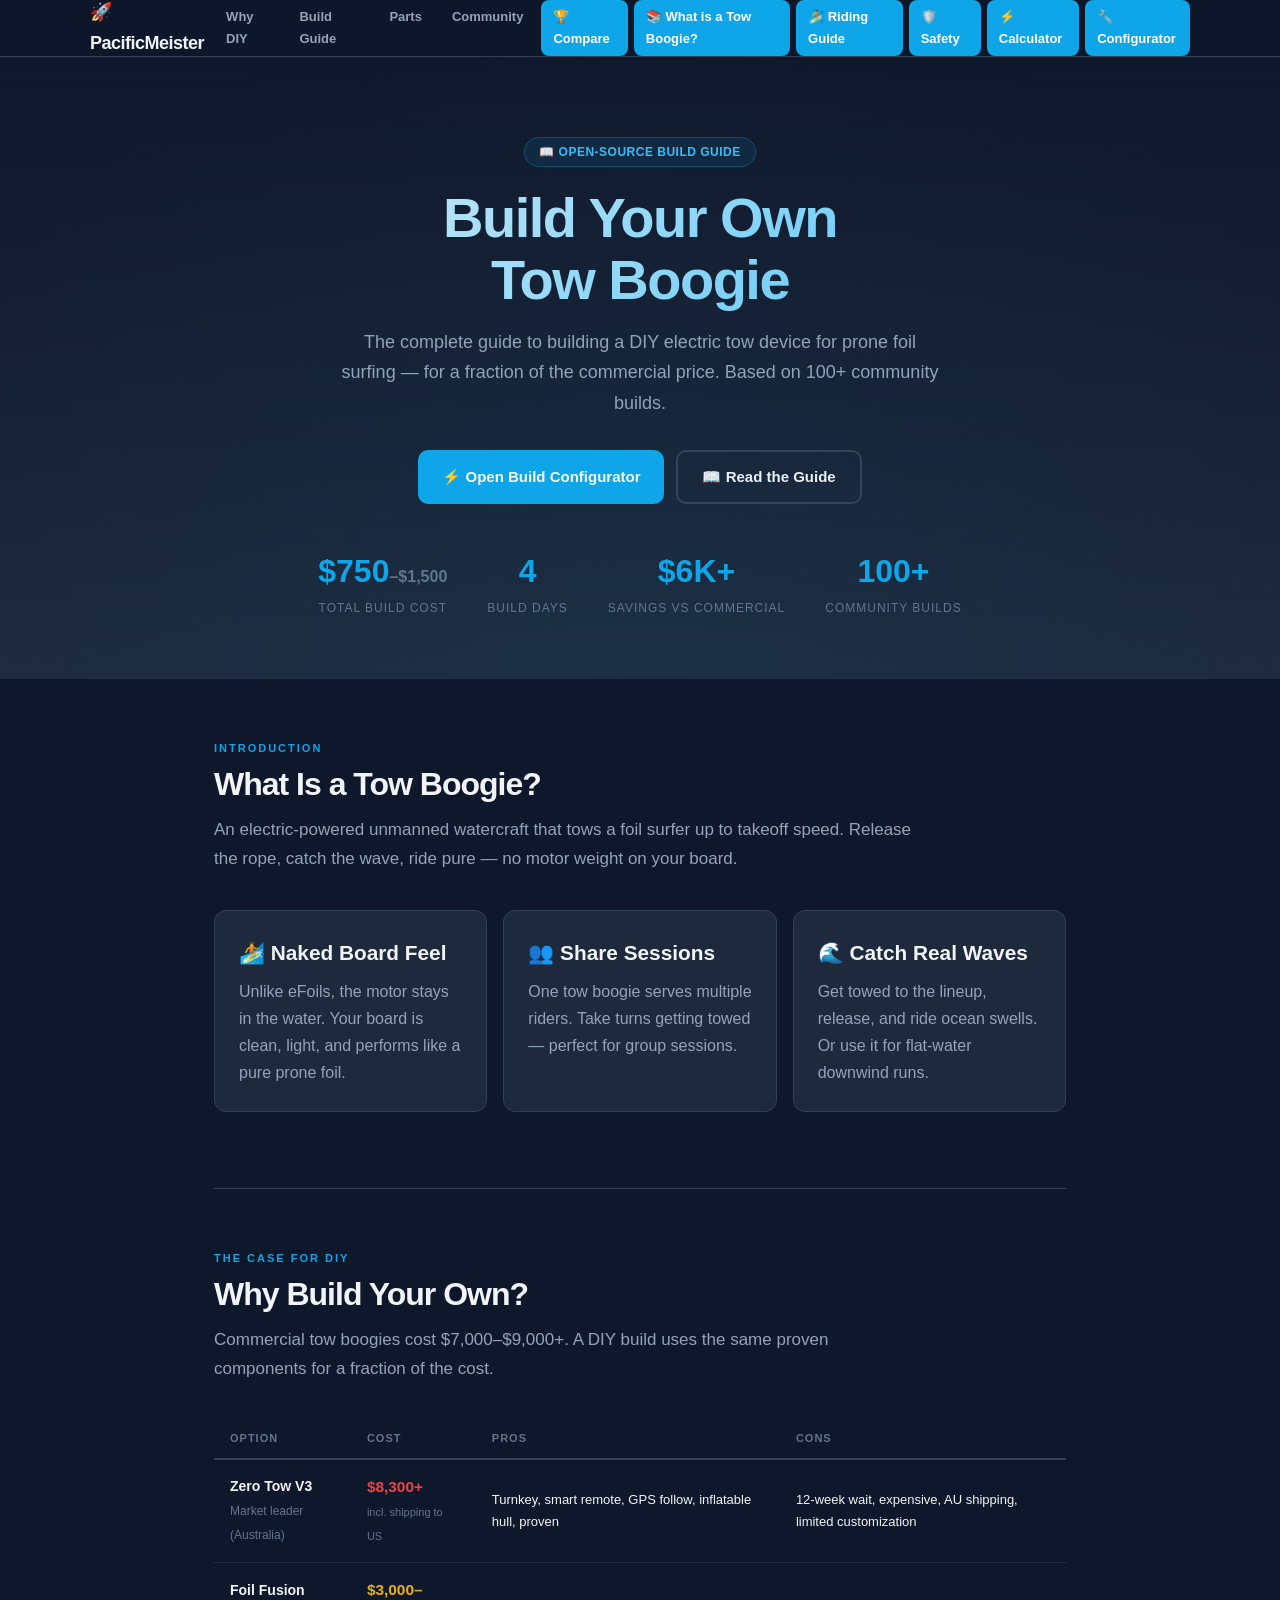
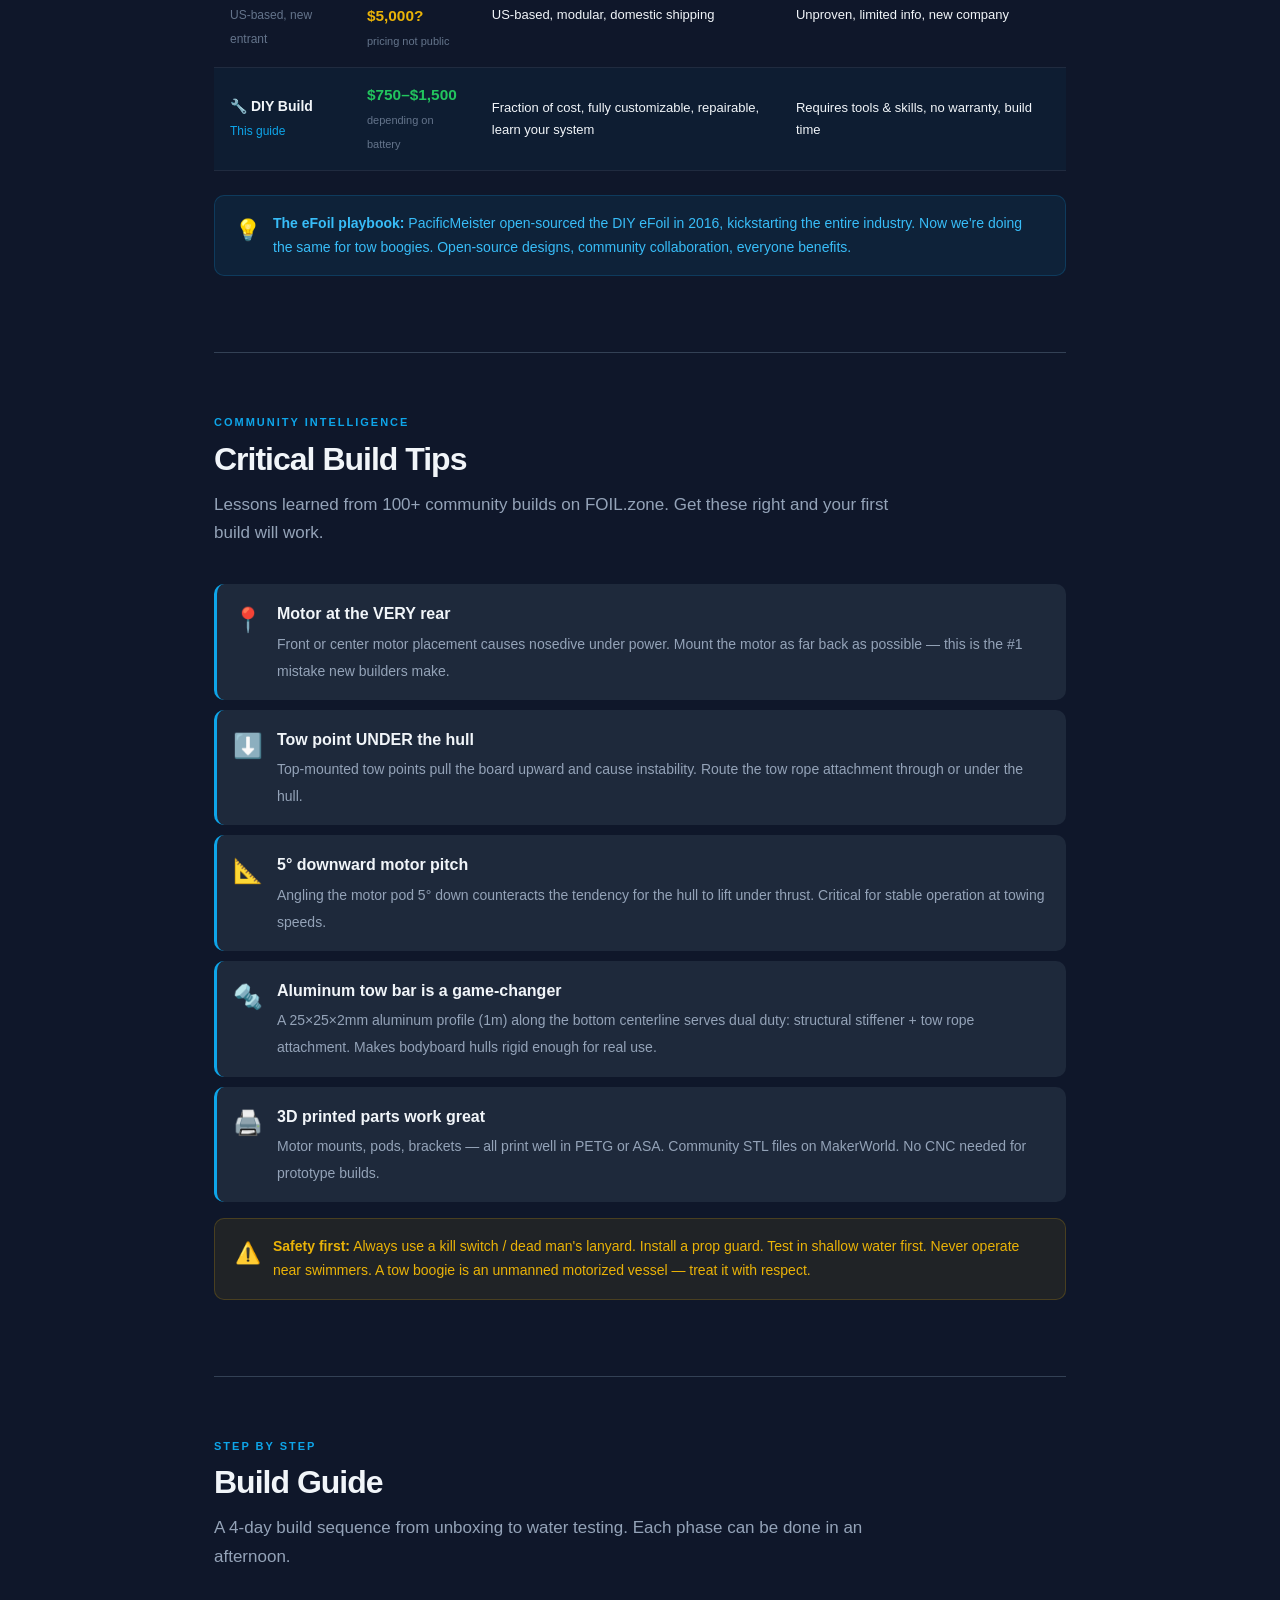
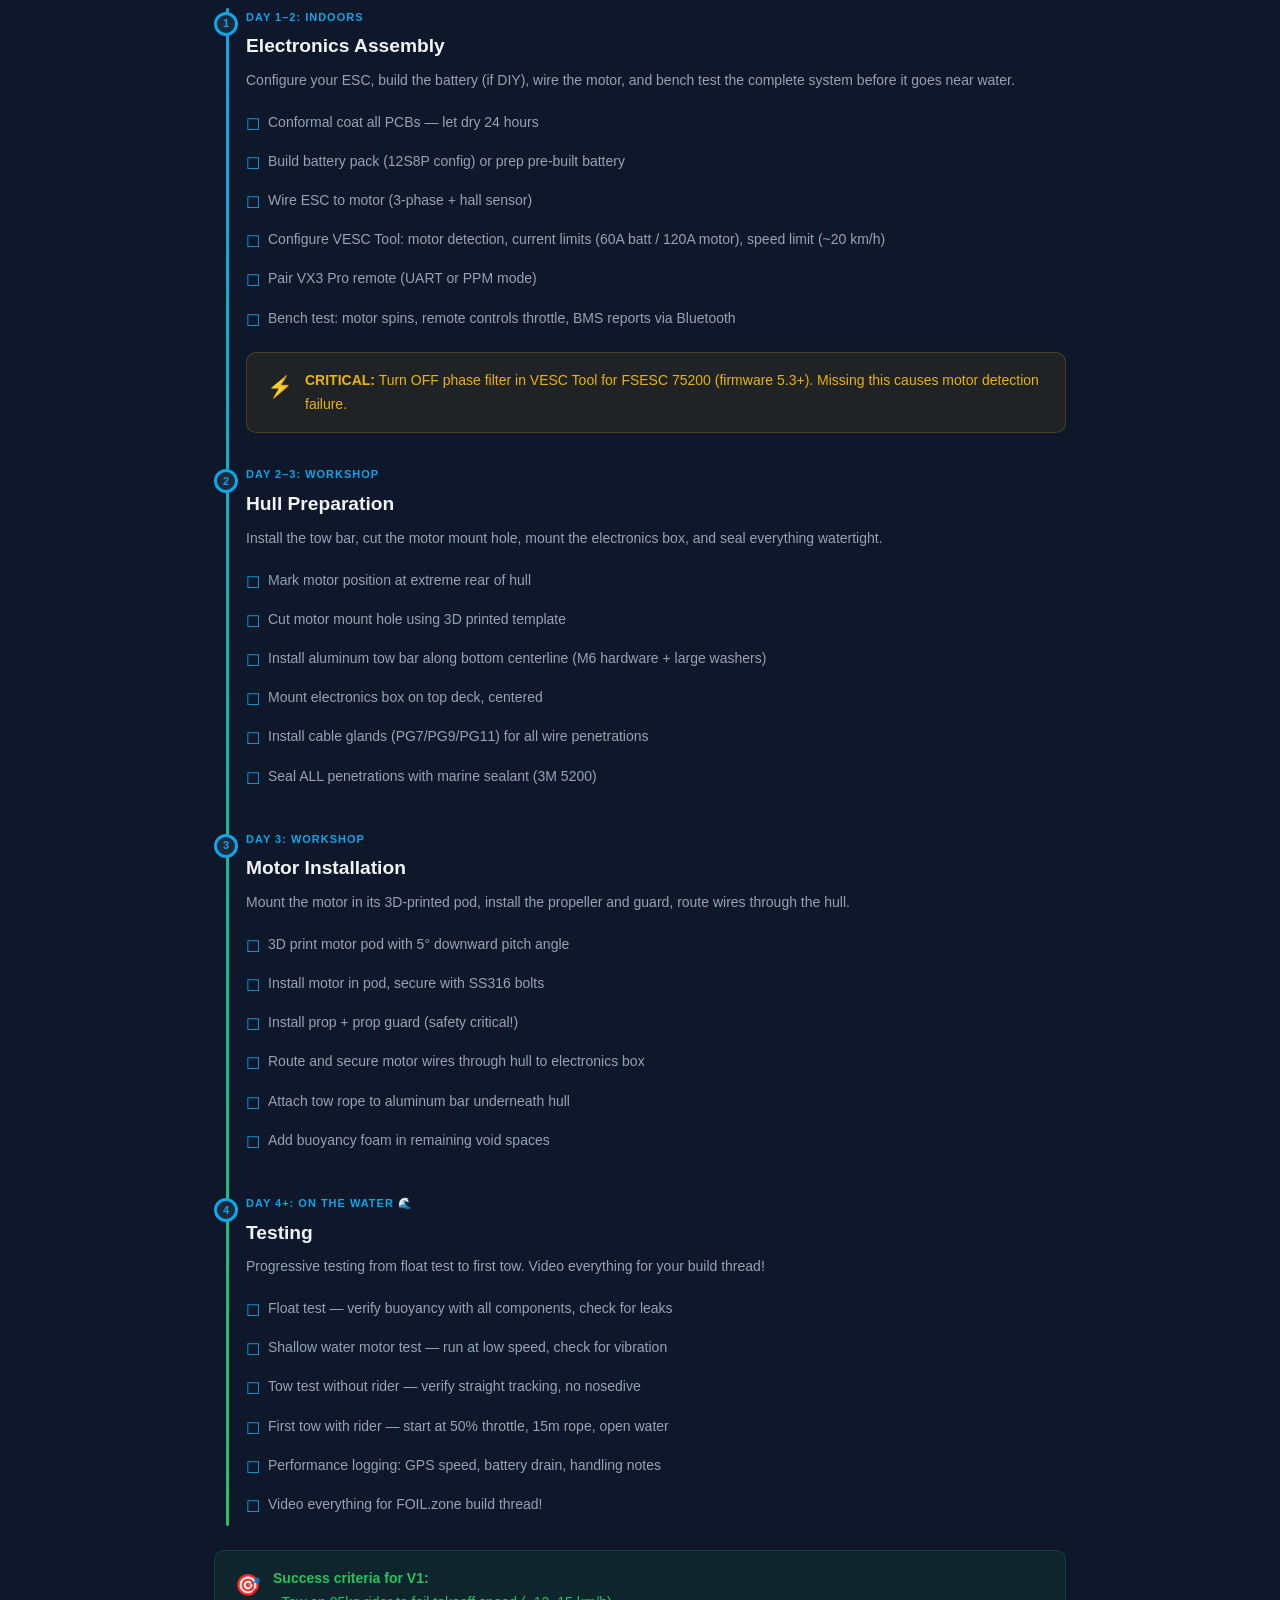
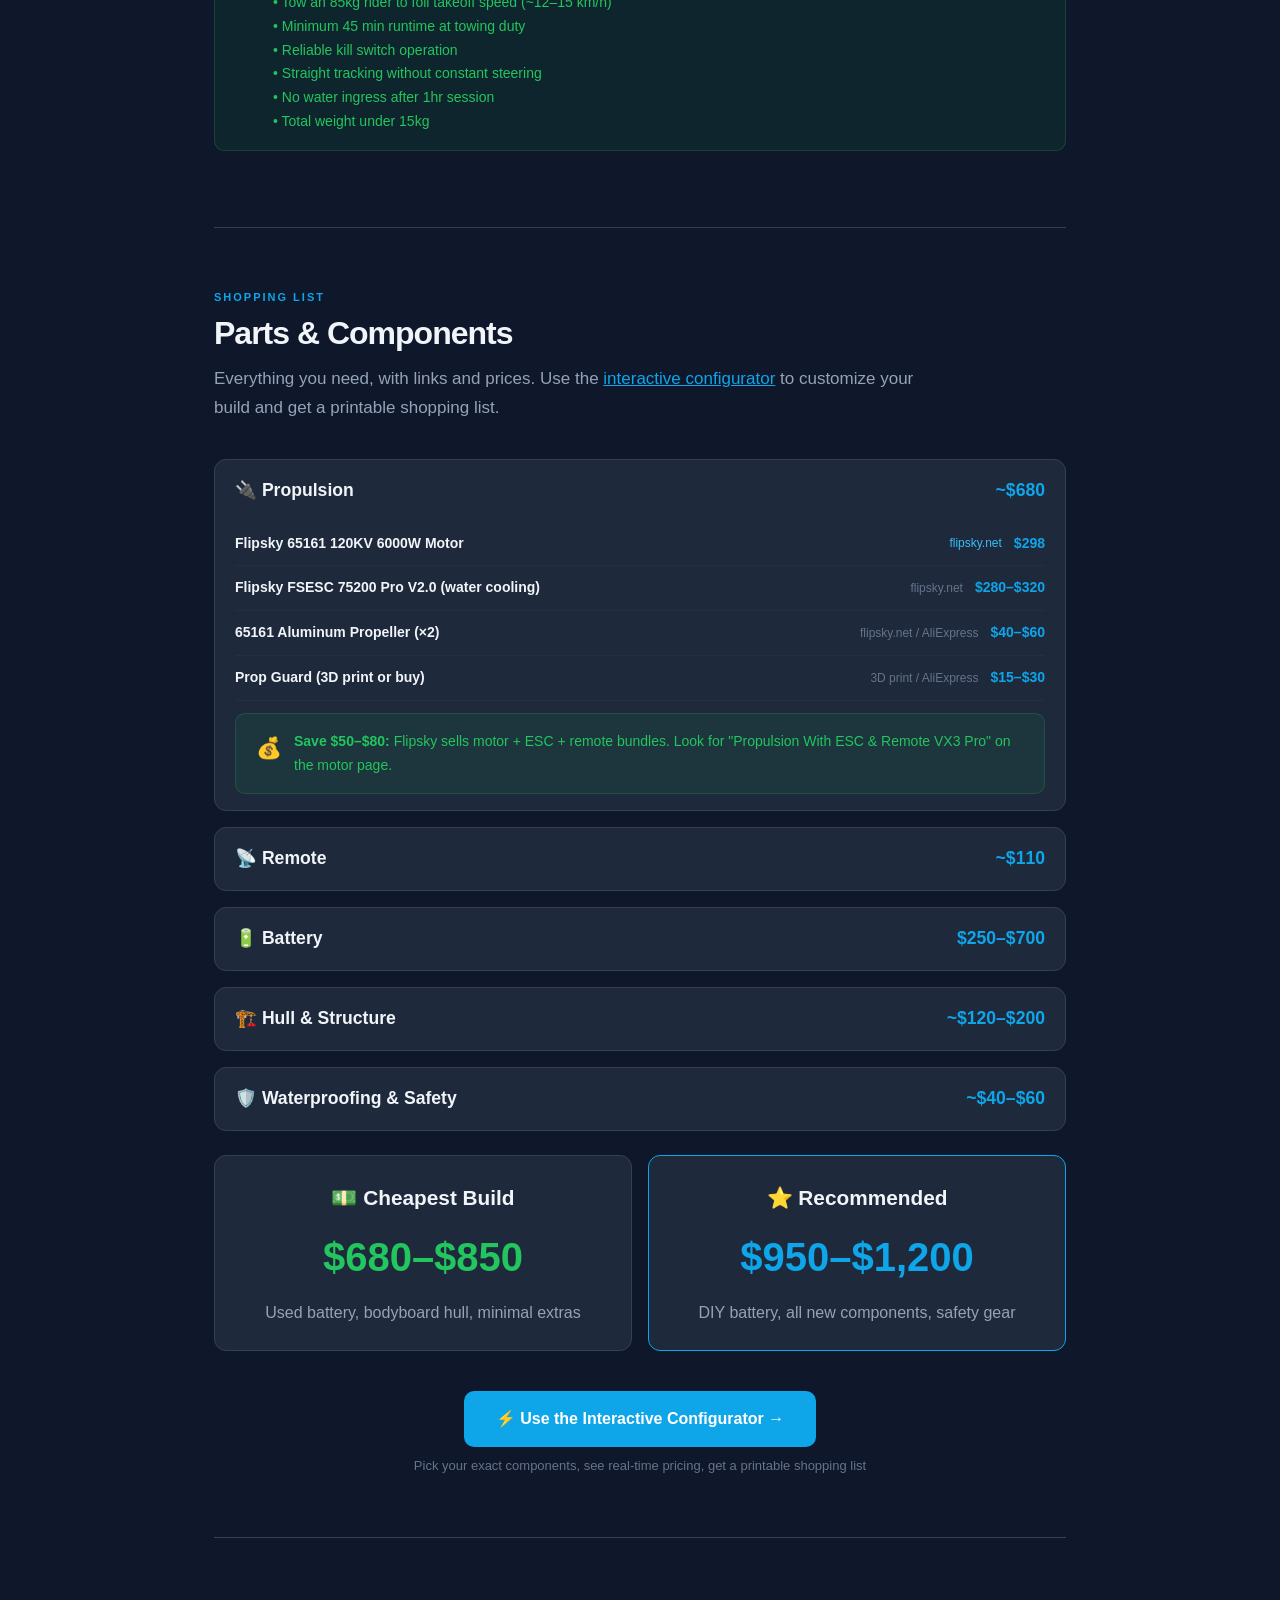
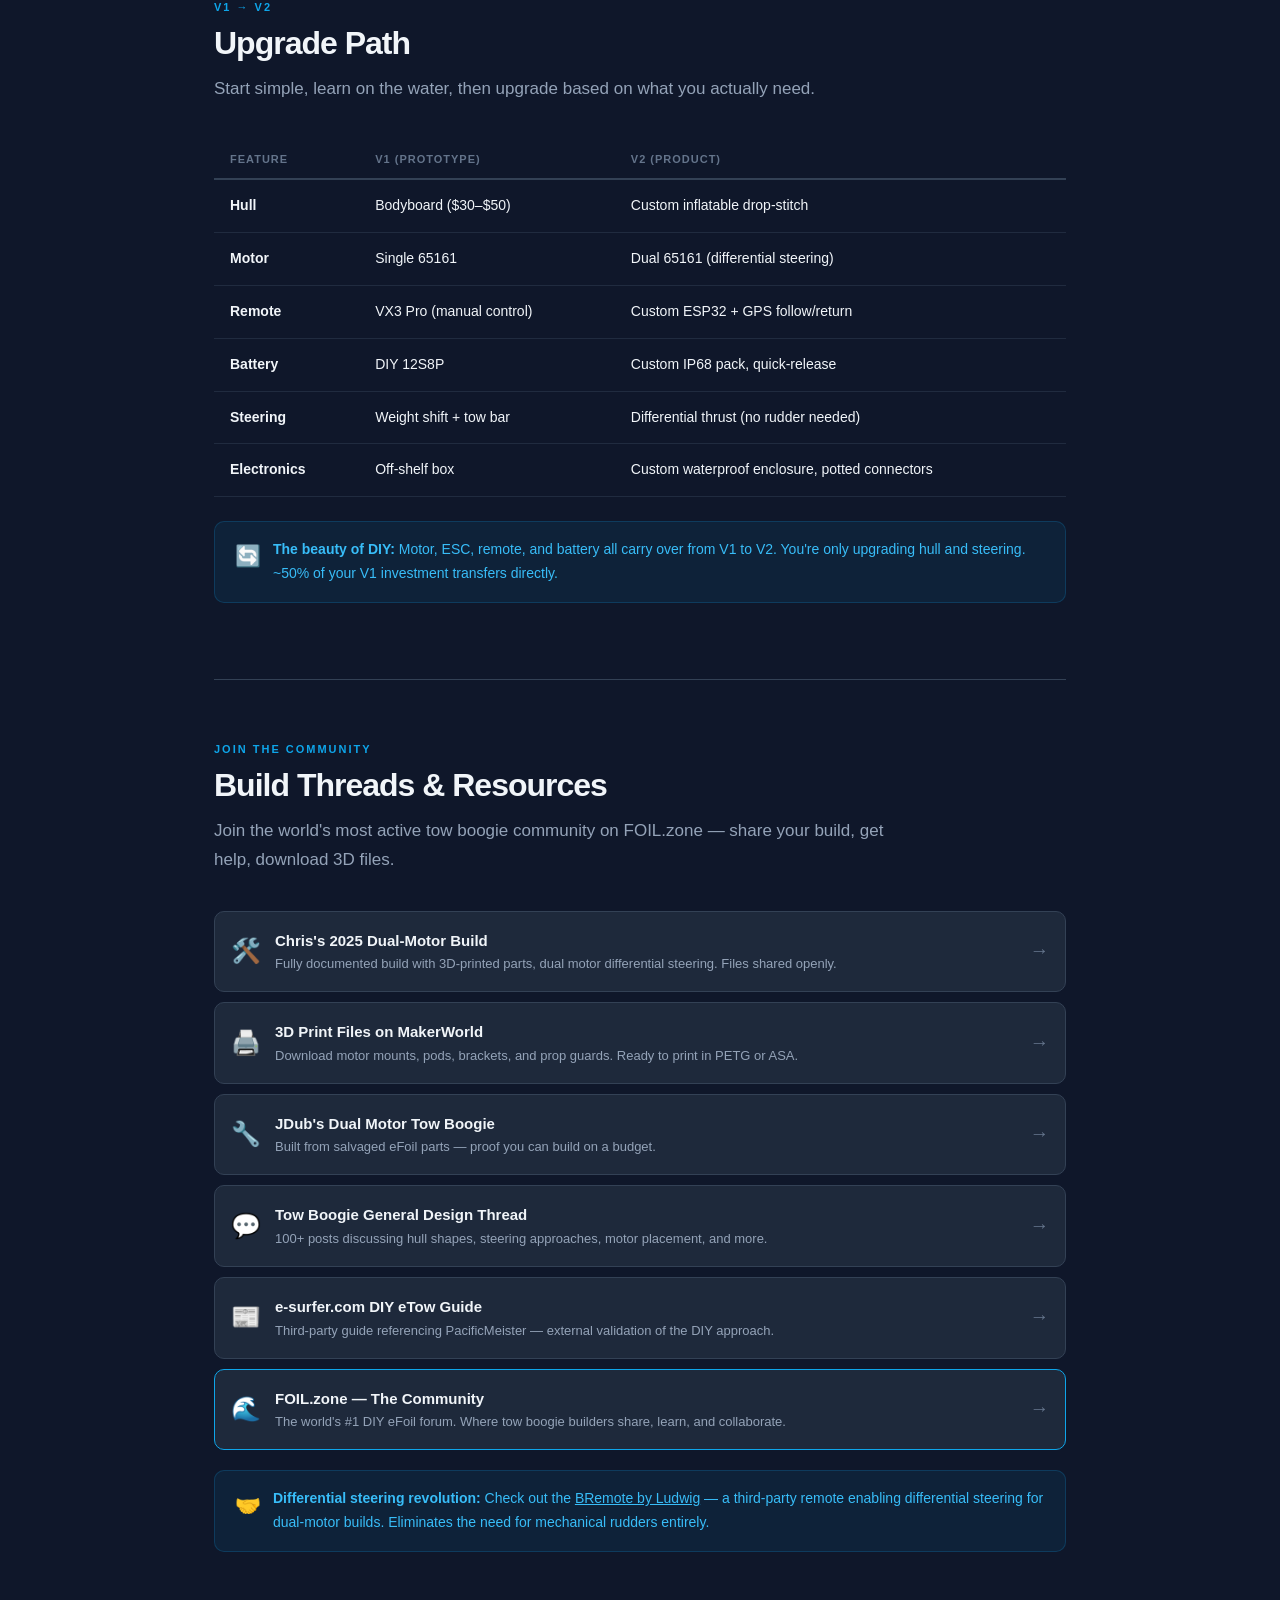
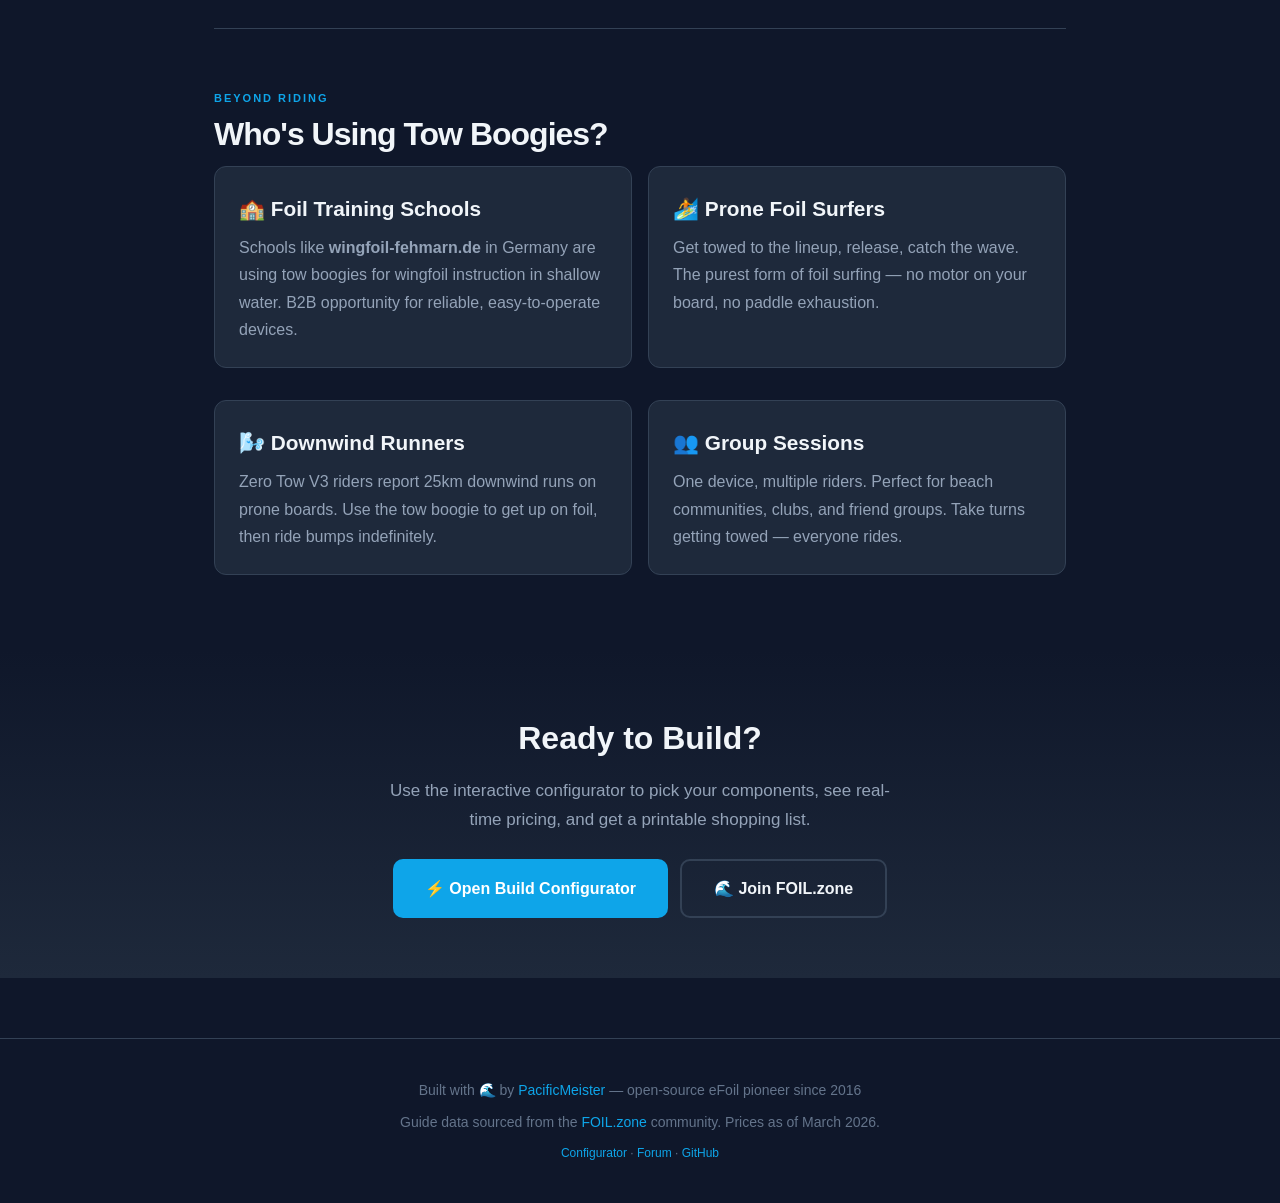
<file: guide.html>
<!DOCTYPE html>
<html lang="en">
<head>
  <meta charset="UTF-8">
  <meta name="viewport" content="width=device-width, initial-scale=1.0">
  <title>DIY Tow Boogie Build Guide — PacificMeister</title>
  <meta name="description" content="Complete guide to building your own DIY tow boogie for $750–$1,500. Step-by-step instructions, shopping list, community builds, and expert tips from PacificMeister and the FOIL.zone community.">
  <meta name="keywords" content="tow boogie build guide, DIY tow boogie, electric tow surfing, prone foil tow, efoil tow device, PacificMeister, FOIL.zone, Flipsky 65161, tow boogie shopping list">
  <meta name="author" content="PacificMeister">
  <meta name="robots" content="index, follow">

  <!-- Open Graph -->
  <meta property="og:type" content="article">
  <meta property="og:title" content="DIY Tow Boogie Build Guide — PacificMeister">
  <meta property="og:description" content="Build your own tow boogie for $750–$1,500. Complete guide with step-by-step assembly, shopping list, and community-proven designs.">
  <meta property="og:url" content="https://pacificmeister.github.io/towboogie-build/guide.html">
  <meta property="og:site_name" content="PacificMeister">

  <!-- Twitter Card -->
  <meta name="twitter:card" content="summary_large_image">
  <meta name="twitter:title" content="DIY Tow Boogie Build Guide — PacificMeister">
  <meta name="twitter:description" content="Build your own electric tow boogie for $750–$1,500. Step-by-step from the open-source eFoil pioneer.">

  <link rel="icon" href="data:image/svg+xml,<svg xmlns='http://www.w3.org/2000/svg' viewBox='0 0 100 100'><text y='.9em' font-size='90'>🚀</text></svg>">
  <link rel="canonical" href="https://pacificmeister.github.io/towboogie-build/guide.html">

  <!-- JSON-LD Structured Data -->
  <script type="application/ld+json">
  {
    "@context": "https://schema.org",
    "@type": "HowTo",
    "name": "How to Build a DIY Tow Boogie",
    "description": "Complete guide to building an electric tow boogie for prone foil surfing. From component selection to water testing.",
    "url": "https://pacificmeister.github.io/towboogie-build/guide.html",
    "totalTime": "P4D",
    "estimatedCost": {
      "@type": "MonetaryAmount",
      "currency": "USD",
      "value": "750-1500"
    },
    "author": {
      "@type": "Person",
      "name": "PacificMeister",
      "url": "https://foil.zone"
    },
    "tool": [
      "Spot welder (for battery building)",
      "Soldering iron",
      "3D printer (PLA/PETG)",
      "Drill with marine bits",
      "Multimeter",
      "VESC Tool software"
    ],
    "step": [
      {"@type": "HowToStep", "name": "Electronics Assembly", "text": "Configure ESC, build battery, wire motor, test on bench"},
      {"@type": "HowToStep", "name": "Hull Preparation", "text": "Mount tow bar, cut motor hole, install electronics box"},
      {"@type": "HowToStep", "name": "Motor Installation", "text": "3D print motor pod, install motor with 5° pitch, attach prop guard"},
      {"@type": "HowToStep", "name": "Water Testing", "text": "Float test, shallow motor test, first tow without rider, then with rider"}
    ]
  }
  </script>

  <style>
    *, *::before, *::after { box-sizing: border-box; margin: 0; padding: 0; }
    :root {
      --bg: #0f172a;
      --bg2: #1e293b;
      --bg3: #334155;
      --text: #f1f5f9;
      --text2: #94a3b8;
      --text3: #64748b;
      --accent: #0ea5e9;
      --accent2: #38bdf8;
      --green: #22c55e;
      --yellow: #eab308;
      --orange: #f97316;
      --red: #ef4444;
      --purple: #a78bfa;
      --border: #334155;
    }
    html { scroll-behavior: smooth; }
    body {
      background: var(--bg);
      color: var(--text);
      font-family: 'Inter', -apple-system, BlinkMacSystemFont, 'Segoe UI', sans-serif;
      line-height: 1.7;
      font-size: 16px;
    }

    /* ── Navigation ── */
    .nav {
      position: sticky; top: 0; z-index: 100;
      background: rgba(15, 23, 42, 0.95);
      backdrop-filter: blur(12px);
      border-bottom: 1px solid var(--border);
      padding: 0 24px;
    }
    .nav-inner {
      max-width: 1100px; margin: 0 auto;
      display: flex; align-items: center; justify-content: space-between;
      height: 56px;
    }
    .nav-brand {
      font-size: 18px; font-weight: 800; letter-spacing: -0.5px;
      color: var(--text); text-decoration: none;
      display: flex; align-items: center; gap: 8px;
    }
    .nav-brand:hover { color: var(--accent); }
    .nav-links { display: flex; gap: 6px; }
    .nav-links a {
      color: var(--text2); text-decoration: none; font-size: 13px; font-weight: 600;
      padding: 6px 12px; border-radius: 6px; transition: all 0.15s;
    }
    .nav-links a:hover { color: var(--text); background: var(--bg2); }
    .nav-links a.active { color: var(--accent); background: rgba(14, 165, 233, 0.1); }
    .nav-cta {
      background: var(--accent) !important; color: white !important;
      border-radius: 8px !important; font-weight: 700 !important;
    }
    .nav-cta:hover { background: var(--accent2) !important; }

    /* ── Hero ── */
    .hero {
      padding: 80px 24px 60px;
      text-align: center;
      background: linear-gradient(180deg, var(--bg) 0%, var(--bg2) 100%);
      position: relative; overflow: hidden;
    }
    .hero::before {
      content: '';
      position: absolute; top: -50%; left: -50%;
      width: 200%; height: 200%;
      background: radial-gradient(circle at 50% 80%, rgba(14, 165, 233, 0.06) 0%, transparent 50%);
    }
    .hero-badge {
      display: inline-flex; align-items: center; gap: 6px;
      background: rgba(14, 165, 233, 0.1); border: 1px solid rgba(14, 165, 233, 0.3);
      color: var(--accent2); font-size: 12px; font-weight: 700; letter-spacing: 0.5px;
      padding: 4px 14px; border-radius: 20px; margin-bottom: 20px;
    }
    .hero h1 {
      font-size: clamp(2em, 5vw, 3.5em); font-weight: 900;
      letter-spacing: -1.5px; line-height: 1.1; margin-bottom: 16px;
      background: linear-gradient(135deg, var(--text) 0%, var(--accent2) 100%);
      -webkit-background-clip: text; -webkit-text-fill-color: transparent;
    }
    .hero p { font-size: 18px; color: var(--text2); max-width: 600px; margin: 0 auto 32px; }
    .hero-stats {
      display: flex; justify-content: center; gap: 40px; flex-wrap: wrap;
      margin-top: 40px;
    }
    .hero-stat { text-align: center; }
    .hero-stat-value { font-size: 2em; font-weight: 900; color: var(--accent); }
    .hero-stat-label { font-size: 12px; color: var(--text3); text-transform: uppercase; letter-spacing: 1px; }
    .hero-actions { display: flex; justify-content: center; gap: 12px; flex-wrap: wrap; }
    .btn {
      display: inline-flex; align-items: center; gap: 8px;
      padding: 12px 24px; border-radius: 10px; font-size: 15px;
      font-weight: 700; text-decoration: none; transition: all 0.15s;
      border: none; cursor: pointer;
    }
    .btn-primary { background: var(--accent); color: white; }
    .btn-primary:hover { background: var(--accent2); transform: translateY(-1px); }
    .btn-outline { background: transparent; color: var(--text); border: 2px solid var(--border); }
    .btn-outline:hover { border-color: var(--accent); color: var(--accent); }

    /* ── Content ── */
    .content { max-width: 900px; margin: 0 auto; padding: 0 24px; }

    /* ── Section ── */
    .section { padding: 60px 0; }
    .section + .section { border-top: 1px solid var(--border); }
    .section-label {
      font-size: 11px; font-weight: 800; color: var(--accent);
      text-transform: uppercase; letter-spacing: 2px; margin-bottom: 8px;
    }
    .section h2 {
      font-size: 2em; font-weight: 900; letter-spacing: -1px;
      margin-bottom: 12px; line-height: 1.2;
    }
    .section-intro { font-size: 17px; color: var(--text2); margin-bottom: 36px; max-width: 700px; }

    /* ── Cards ── */
    .card {
      background: var(--bg2); border: 1px solid var(--border);
      border-radius: 12px; padding: 24px; margin-bottom: 16px;
      transition: border-color 0.2s;
    }
    .card:hover { border-color: rgba(14, 165, 233, 0.3); }
    .card h3 { font-size: 1.3em; font-weight: 800; margin-bottom: 8px; display: flex; align-items: center; gap: 10px; }
    .card p { color: var(--text2); }

    /* ── Grid ── */
    .grid-2 { display: grid; grid-template-columns: 1fr 1fr; gap: 16px; }
    .grid-3 { display: grid; grid-template-columns: repeat(3, 1fr); gap: 16px; }
    @media (max-width: 768px) { .grid-2, .grid-3 { grid-template-columns: 1fr; } }

    /* ── Cost Comparison ── */
    .comparison-table { width: 100%; border-collapse: collapse; margin: 24px 0; }
    .comparison-table th {
      text-align: left; font-size: 11px; color: var(--text3);
      text-transform: uppercase; letter-spacing: 1px;
      padding: 10px 16px; border-bottom: 2px solid var(--border);
    }
    .comparison-table td {
      padding: 14px 16px; border-bottom: 1px solid rgba(51, 65, 85, 0.5);
      font-size: 14px;
    }
    .comparison-table tr:hover td { background: rgba(14, 165, 233, 0.03); }
    .price-tag { font-weight: 800; font-size: 1.1em; }
    .price-green { color: var(--green); }
    .price-yellow { color: var(--yellow); }
    .price-red { color: var(--red); }

    /* ── Timeline ── */
    .build-timeline { position: relative; padding-left: 32px; }
    .build-timeline::before {
      content: ''; position: absolute; left: 12px; top: 0; bottom: 0;
      width: 3px; background: linear-gradient(180deg, var(--accent), var(--green));
      border-radius: 2px;
    }
    .timeline-step { position: relative; margin-bottom: 32px; }
    .timeline-step:last-child { margin-bottom: 0; }
    .timeline-dot {
      position: absolute; left: -32px; top: 4px;
      width: 24px; height: 24px; border-radius: 50%;
      background: var(--bg2); border: 3px solid var(--accent);
      display: flex; align-items: center; justify-content: center;
      font-size: 11px; font-weight: 900; color: var(--accent);
    }
    .timeline-step h3 { font-size: 1.2em; font-weight: 800; margin-bottom: 6px; }
    .timeline-step p { color: var(--text2); font-size: 14px; }
    .timeline-day { font-size: 11px; color: var(--accent); font-weight: 700; text-transform: uppercase; letter-spacing: 1px; margin-bottom: 4px; }
    .timeline-checklist { list-style: none; margin-top: 12px; }
    .timeline-checklist li {
      padding: 6px 0; font-size: 14px; color: var(--text2);
      display: flex; align-items: flex-start; gap: 8px;
    }
    .timeline-checklist li::before { content: '☐'; color: var(--accent); font-size: 16px; flex-shrink: 0; }

    /* ── Key Learnings ── */
    .learning {
      display: flex; align-items: flex-start; gap: 14px;
      padding: 16px; border-radius: 10px; margin-bottom: 10px;
      background: var(--bg2); border-left: 3px solid var(--accent);
    }
    .learning-icon { font-size: 1.5em; flex-shrink: 0; }
    .learning-text { flex: 1; }
    .learning-text strong { color: var(--text); display: block; margin-bottom: 2px; }
    .learning-text span { color: var(--text2); font-size: 14px; }

    /* ── Shopping Categories ── */
    .shop-category {
      background: var(--bg2); border: 1px solid var(--border);
      border-radius: 12px; overflow: hidden; margin-bottom: 16px;
    }
    .shop-category-head {
      display: flex; align-items: center; justify-content: space-between;
      padding: 16px 20px; cursor: pointer; user-select: none;
    }
    .shop-category-head:hover { background: rgba(14, 165, 233, 0.03); }
    .shop-category-head h3 { font-size: 1.1em; font-weight: 800; display: flex; align-items: center; gap: 8px; }
    .shop-category-price { font-size: 1.1em; font-weight: 800; color: var(--accent); }
    .shop-category-body { padding: 0 20px 16px; display: none; }
    .shop-category.open .shop-category-body { display: block; }
    .shop-item {
      display: flex; justify-content: space-between; align-items: center;
      padding: 10px 0; border-bottom: 1px solid rgba(51, 65, 85, 0.3);
      font-size: 14px;
    }
    .shop-item:last-child { border-bottom: none; }
    .shop-item-name { font-weight: 600; color: var(--text); flex: 1; }
    .shop-item-price { font-weight: 700; color: var(--accent); margin-left: 12px; white-space: nowrap; }
    .shop-item-source { font-size: 12px; color: var(--text3); margin-left: 12px; }
    .shop-item a { color: var(--accent2); text-decoration: none; }
    .shop-item a:hover { text-decoration: underline; }

    /* ── Community ── */
    .community-link {
      display: flex; align-items: center; gap: 14px;
      padding: 16px; background: var(--bg2); border: 1px solid var(--border);
      border-radius: 10px; text-decoration: none; color: var(--text);
      transition: all 0.15s; margin-bottom: 10px;
    }
    .community-link:hover { border-color: var(--accent); transform: translateY(-1px); }
    .community-link-icon { font-size: 1.5em; }
    .community-link-info { flex: 1; }
    .community-link-title { font-weight: 700; font-size: 15px; }
    .community-link-desc { font-size: 13px; color: var(--text2); }
    .community-link-arrow { color: var(--text3); font-size: 1.2em; }

    /* ── Warning / Tip boxes ── */
    .callout {
      padding: 16px 20px; border-radius: 10px; margin: 16px 0;
      display: flex; align-items: flex-start; gap: 12px;
    }
    .callout-icon { font-size: 1.3em; flex-shrink: 0; }
    .callout p { font-size: 14px; }
    .callout-warn { background: rgba(234, 179, 8, 0.08); border: 1px solid rgba(234, 179, 8, 0.2); }
    .callout-warn p { color: var(--yellow); }
    .callout-tip { background: rgba(34, 197, 94, 0.08); border: 1px solid rgba(34, 197, 94, 0.2); }
    .callout-tip p { color: var(--green); }
    .callout-info { background: rgba(14, 165, 233, 0.08); border: 1px solid rgba(14, 165, 233, 0.2); }
    .callout-info p { color: var(--accent2); }

    /* ── TOC ── */
    .toc {
      position: sticky; top: 72px;
      background: var(--bg2); border: 1px solid var(--border);
      border-radius: 12px; padding: 20px;
    }
    .toc h4 { font-size: 11px; color: var(--text3); text-transform: uppercase; letter-spacing: 1px; margin-bottom: 12px; }
    .toc a {
      display: block; font-size: 13px; color: var(--text2);
      text-decoration: none; padding: 5px 0;
      border-left: 2px solid transparent;
      padding-left: 12px; transition: all 0.15s;
    }
    .toc a:hover { color: var(--accent); border-left-color: var(--accent); }

    /* ── Footer ── */
    .footer {
      padding: 40px 24px; text-align: center;
      border-top: 1px solid var(--border);
      margin-top: 60px;
    }
    .footer p { font-size: 14px; color: var(--text3); }
    .footer a { color: var(--accent); text-decoration: none; }
    .footer a:hover { text-decoration: underline; }

    /* ── Responsive ── */
    @media (max-width: 640px) {
      .hero { padding: 48px 16px 40px; }
      .hero h1 { font-size: 1.8em; }
      .hero-stats { gap: 24px; }
      .section { padding: 40px 0; }
      .nav-links a:not(.nav-cta) { display: none; }
    }

    /* ── Print styles ── */
    @media print {
      .nav, .hero-actions, .footer, .toc, .callout { display: none; }
      body { background: white; color: black; }
      .card, .shop-category { border: 1px solid #ddd; }
    }
  </style>
</head>
<body>

<nav class="nav">
  <div class="nav-inner">
    <a href="index.html" class="nav-brand">🚀 PacificMeister</a>
    <div class="nav-links">
      <a href="#why">Why DIY</a>
      <a href="#guide">Build Guide</a>
      <a href="#parts">Parts</a>
      <a href="#community">Community</a>
      <a href="compare.html" class="nav-cta" style="background:rgba(234,179,8,0.1);color:#eab308;border-color:rgba(234,179,8,0.3)">🏆 Compare</a>
      <a href="what-is-a-tow-boogie.html" class="nav-cta" style="background:rgba(52,211,153,0.1);color:#34d399;border-color:rgba(52,211,153,0.3)">📚 What is a Tow Boogie?</a>
      <a href="riding-guide.html" class="nav-cta" style="background:rgba(249,115,22,0.1);color:#f97316;border-color:rgba(249,115,22,0.3)">🏄 Riding Guide</a>
      <a href="safety-guide.html" class="nav-cta" style="background:rgba(239,68,68,0.1);color:#ef4444;border-color:rgba(239,68,68,0.3)">🛡️ Safety</a>
      <a href="calculator.html" class="nav-cta" style="background:rgba(167,139,250,0.15);color:#a78bfa;border-color:rgba(167,139,250,0.3)">⚡ Calculator</a>
      <a href="index.html" class="nav-cta">🔧 Configurator</a>
    </div>
  </div>
</nav>

<!-- ═══ HERO ═══ -->
<section class="hero">
  <div class="hero-badge">📖 OPEN-SOURCE BUILD GUIDE</div>
  <h1>Build Your Own<br>Tow Boogie</h1>
  <p>The complete guide to building a DIY electric tow device for prone foil surfing — for a fraction of the commercial price. Based on 100+ community builds.</p>
  <div class="hero-actions">
    <a href="index.html" class="btn btn-primary">⚡ Open Build Configurator</a>
    <a href="#guide" class="btn btn-outline">📖 Read the Guide</a>
  </div>
  <div class="hero-stats">
    <div class="hero-stat">
      <div class="hero-stat-value">$750<span style="font-size:0.5em;color:var(--text3)">–$1,500</span></div>
      <div class="hero-stat-label">Total Build Cost</div>
    </div>
    <div class="hero-stat">
      <div class="hero-stat-value">4</div>
      <div class="hero-stat-label">Build Days</div>
    </div>
    <div class="hero-stat">
      <div class="hero-stat-value">$6K+</div>
      <div class="hero-stat-label">Savings vs Commercial</div>
    </div>
    <div class="hero-stat">
      <div class="hero-stat-value">100+</div>
      <div class="hero-stat-label">Community Builds</div>
    </div>
  </div>
</section>

<div class="content">

  <!-- ═══ WHAT IS A TOW BOOGIE ═══ -->
  <section class="section" id="what">
    <div class="section-label">Introduction</div>
    <h2>What Is a Tow Boogie?</h2>
    <p class="section-intro">An electric-powered unmanned watercraft that tows a foil surfer up to takeoff speed. Release the rope, catch the wave, ride pure — no motor weight on your board.</p>

    <div class="grid-3">
      <div class="card">
        <h3>🏄 Naked Board Feel</h3>
        <p>Unlike eFoils, the motor stays in the water. Your board is clean, light, and performs like a pure prone foil.</p>
      </div>
      <div class="card">
        <h3>👥 Share Sessions</h3>
        <p>One tow boogie serves multiple riders. Take turns getting towed — perfect for group sessions.</p>
      </div>
      <div class="card">
        <h3>🌊 Catch Real Waves</h3>
        <p>Get towed to the lineup, release, and ride ocean swells. Or use it for flat-water downwind runs.</p>
      </div>
    </div>
  </section>

  <!-- ═══ WHY DIY ═══ -->
  <section class="section" id="why">
    <div class="section-label">The Case for DIY</div>
    <h2>Why Build Your Own?</h2>
    <p class="section-intro">Commercial tow boogies cost $7,000–$9,000+. A DIY build uses the same proven components for a fraction of the cost.</p>

    <table class="comparison-table">
      <thead>
        <tr><th>Option</th><th>Cost</th><th>Pros</th><th>Cons</th></tr>
      </thead>
      <tbody>
        <tr>
          <td><strong>Zero Tow V3</strong><br><span style="color:var(--text3);font-size:12px">Market leader (Australia)</span></td>
          <td><span class="price-tag price-red">$8,300+</span><br><span style="font-size:11px;color:var(--text3)">incl. shipping to US</span></td>
          <td style="font-size:13px">Turnkey, smart remote, GPS follow, inflatable hull, proven</td>
          <td style="font-size:13px">12-week wait, expensive, AU shipping, limited customization</td>
        </tr>
        <tr>
          <td><strong>Foil Fusion</strong><br><span style="color:var(--text3);font-size:12px">US-based, new entrant</span></td>
          <td><span class="price-tag price-yellow">$3,000–$5,000?</span><br><span style="font-size:11px;color:var(--text3)">pricing not public</span></td>
          <td style="font-size:13px">US-based, modular, domestic shipping</td>
          <td style="font-size:13px">Unproven, limited info, new company</td>
        </tr>
        <tr style="background:rgba(14, 165, 233, 0.04)">
          <td><strong>🔧 DIY Build</strong><br><span style="color:var(--accent);font-size:12px">This guide</span></td>
          <td><span class="price-tag price-green">$750–$1,500</span><br><span style="font-size:11px;color:var(--text3)">depending on battery</span></td>
          <td style="font-size:13px">Fraction of cost, fully customizable, repairable, learn your system</td>
          <td style="font-size:13px">Requires tools & skills, no warranty, build time</td>
        </tr>
      </tbody>
    </table>

    <div class="callout callout-info">
      <span class="callout-icon">💡</span>
      <p><strong>The eFoil playbook:</strong> PacificMeister open-sourced the DIY eFoil in 2016, kickstarting the entire industry. Now we're doing the same for tow boogies. Open-source designs, community collaboration, everyone benefits.</p>
    </div>
  </section>

  <!-- ═══ KEY LEARNINGS ═══ -->
  <section class="section" id="tips">
    <div class="section-label">Community Intelligence</div>
    <h2>Critical Build Tips</h2>
    <p class="section-intro">Lessons learned from 100+ community builds on FOIL.zone. Get these right and your first build will work.</p>

    <div class="learning">
      <span class="learning-icon">📍</span>
      <div class="learning-text">
        <strong>Motor at the VERY rear</strong>
        <span>Front or center motor placement causes nosedive under power. Mount the motor as far back as possible — this is the #1 mistake new builders make.</span>
      </div>
    </div>

    <div class="learning">
      <span class="learning-icon">⬇️</span>
      <div class="learning-text">
        <strong>Tow point UNDER the hull</strong>
        <span>Top-mounted tow points pull the board upward and cause instability. Route the tow rope attachment through or under the hull.</span>
      </div>
    </div>

    <div class="learning">
      <span class="learning-icon">📐</span>
      <div class="learning-text">
        <strong>5° downward motor pitch</strong>
        <span>Angling the motor pod 5° down counteracts the tendency for the hull to lift under thrust. Critical for stable operation at towing speeds.</span>
      </div>
    </div>

    <div class="learning">
      <span class="learning-icon">🔩</span>
      <div class="learning-text">
        <strong>Aluminum tow bar is a game-changer</strong>
        <span>A 25×25×2mm aluminum profile (1m) along the bottom centerline serves dual duty: structural stiffener + tow rope attachment. Makes bodyboard hulls rigid enough for real use.</span>
      </div>
    </div>

    <div class="learning">
      <span class="learning-icon">🖨️</span>
      <div class="learning-text">
        <strong>3D printed parts work great</strong>
        <span>Motor mounts, pods, brackets — all print well in PETG or ASA. Community STL files on MakerWorld. No CNC needed for prototype builds.</span>
      </div>
    </div>

    <div class="callout callout-warn">
      <span class="callout-icon">⚠️</span>
      <p><strong>Safety first:</strong> Always use a kill switch / dead man's lanyard. Install a prop guard. Test in shallow water first. Never operate near swimmers. A tow boogie is an unmanned motorized vessel — treat it with respect.</p>
    </div>
  </section>

  <!-- ═══ BUILD GUIDE ═══ -->
  <section class="section" id="guide">
    <div class="section-label">Step by Step</div>
    <h2>Build Guide</h2>
    <p class="section-intro">A 4-day build sequence from unboxing to water testing. Each phase can be done in an afternoon.</p>

    <div class="build-timeline">

      <div class="timeline-step">
        <div class="timeline-dot">1</div>
        <div class="timeline-day">Day 1–2: Indoors</div>
        <h3>Electronics Assembly</h3>
        <p>Configure your ESC, build the battery (if DIY), wire the motor, and bench test the complete system before it goes near water.</p>
        <ul class="timeline-checklist">
          <li>Conformal coat all PCBs — let dry 24 hours</li>
          <li>Build battery pack (12S8P config) or prep pre-built battery</li>
          <li>Wire ESC to motor (3-phase + hall sensor)</li>
          <li>Configure VESC Tool: motor detection, current limits (60A batt / 120A motor), speed limit (~20 km/h)</li>
          <li>Pair VX3 Pro remote (UART or PPM mode)</li>
          <li>Bench test: motor spins, remote controls throttle, BMS reports via Bluetooth</li>
        </ul>
        <div class="callout callout-warn" style="margin-top:12px">
          <span class="callout-icon">⚡</span>
          <p><strong>CRITICAL:</strong> Turn OFF phase filter in VESC Tool for FSESC 75200 (firmware 5.3+). Missing this causes motor detection failure.</p>
        </div>
      </div>

      <div class="timeline-step">
        <div class="timeline-dot">2</div>
        <div class="timeline-day">Day 2–3: Workshop</div>
        <h3>Hull Preparation</h3>
        <p>Install the tow bar, cut the motor mount hole, mount the electronics box, and seal everything watertight.</p>
        <ul class="timeline-checklist">
          <li>Mark motor position at extreme rear of hull</li>
          <li>Cut motor mount hole using 3D printed template</li>
          <li>Install aluminum tow bar along bottom centerline (M6 hardware + large washers)</li>
          <li>Mount electronics box on top deck, centered</li>
          <li>Install cable glands (PG7/PG9/PG11) for all wire penetrations</li>
          <li>Seal ALL penetrations with marine sealant (3M 5200)</li>
        </ul>
      </div>

      <div class="timeline-step">
        <div class="timeline-dot">3</div>
        <div class="timeline-day">Day 3: Workshop</div>
        <h3>Motor Installation</h3>
        <p>Mount the motor in its 3D-printed pod, install the propeller and guard, route wires through the hull.</p>
        <ul class="timeline-checklist">
          <li>3D print motor pod with 5° downward pitch angle</li>
          <li>Install motor in pod, secure with SS316 bolts</li>
          <li>Install prop + prop guard (safety critical!)</li>
          <li>Route and secure motor wires through hull to electronics box</li>
          <li>Attach tow rope to aluminum bar underneath hull</li>
          <li>Add buoyancy foam in remaining void spaces</li>
        </ul>
      </div>

      <div class="timeline-step">
        <div class="timeline-dot">4</div>
        <div class="timeline-day">Day 4+: On the Water 🌊</div>
        <h3>Testing</h3>
        <p>Progressive testing from float test to first tow. Video everything for your build thread!</p>
        <ul class="timeline-checklist">
          <li>Float test — verify buoyancy with all components, check for leaks</li>
          <li>Shallow water motor test — run at low speed, check for vibration</li>
          <li>Tow test without rider — verify straight tracking, no nosedive</li>
          <li>First tow with rider — start at 50% throttle, 15m rope, open water</li>
          <li>Performance logging: GPS speed, battery drain, handling notes</li>
          <li>Video everything for FOIL.zone build thread!</li>
        </ul>
      </div>

    </div>

    <div class="callout callout-tip" style="margin-top:24px">
      <span class="callout-icon">🎯</span>
      <div>
        <p><strong>Success criteria for V1:</strong></p>
        <p>• Tow an 85kg rider to foil takeoff speed (~12–15 km/h)<br>
           • Minimum 45 min runtime at towing duty<br>
           • Reliable kill switch operation<br>
           • Straight tracking without constant steering<br>
           • No water ingress after 1hr session<br>
           • Total weight under 15kg</p>
      </div>
    </div>
  </section>

  <!-- ═══ PARTS ═══ -->
  <section class="section" id="parts">
    <div class="section-label">Shopping List</div>
    <h2>Parts & Components</h2>
    <p class="section-intro">Everything you need, with links and prices. Use the <a href="index.html" style="color:var(--accent)">interactive configurator</a> to customize your build and get a printable shopping list.</p>

    <div class="shop-category open">
      <div class="shop-category-head" onclick="this.parentElement.classList.toggle('open')">
        <h3>🔌 Propulsion</h3>
        <span class="shop-category-price">~$680</span>
      </div>
      <div class="shop-category-body">
        <div class="shop-item">
          <span class="shop-item-name">Flipsky 65161 120KV 6000W Motor</span>
          <span class="shop-item-source"><a href="https://flipsky.net/products/motor-65161-6000w-waterproof-underwater-thruster-electric-boat-thruster" target="_blank" rel="noopener">flipsky.net</a></span>
          <span class="shop-item-price">$298</span>
        </div>
        <div class="shop-item">
          <span class="shop-item-name">Flipsky FSESC 75200 Pro V2.0 (water cooling)</span>
          <span class="shop-item-source">flipsky.net</span>
          <span class="shop-item-price">$280–$320</span>
        </div>
        <div class="shop-item">
          <span class="shop-item-name">65161 Aluminum Propeller (×2)</span>
          <span class="shop-item-source">flipsky.net / AliExpress</span>
          <span class="shop-item-price">$40–$60</span>
        </div>
        <div class="shop-item">
          <span class="shop-item-name">Prop Guard (3D print or buy)</span>
          <span class="shop-item-source">3D print / AliExpress</span>
          <span class="shop-item-price">$15–$30</span>
        </div>
        <div class="callout callout-tip" style="margin:12px 0 0">
          <span class="callout-icon">💰</span>
          <p><strong>Save $50–$80:</strong> Flipsky sells motor + ESC + remote bundles. Look for "Propulsion With ESC & Remote VX3 Pro" on the motor page.</p>
        </div>
      </div>
    </div>

    <div class="shop-category">
      <div class="shop-category-head" onclick="this.parentElement.classList.toggle('open')">
        <h3>📡 Remote</h3>
        <span class="shop-category-price">~$110</span>
      </div>
      <div class="shop-category-body">
        <div class="shop-item">
          <span class="shop-item-name">Flipsky VX3 Pro Waterproof Remote</span>
          <span class="shop-item-source"><a href="https://flipsky.net/products/waterproof-remote-vx3-pro-controller" target="_blank" rel="noopener">flipsky.net</a></span>
          <span class="shop-item-price">$110</span>
        </div>
        <p style="font-size:13px;color:var(--text3);margin-top:8px">IP67, OLED display, GPS, cruise control, 2.4GHz. Compatible with FSESC 75200.</p>
      </div>
    </div>

    <div class="shop-category">
      <div class="shop-category-head" onclick="this.parentElement.classList.toggle('open')">
        <h3>🔋 Battery</h3>
        <span class="shop-category-price">$250–$700</span>
      </div>
      <div class="shop-category-body">
        <h4 style="color:var(--accent);font-size:13px;margin-bottom:10px">Option A: DIY Pack (Recommended)</h4>
        <div class="shop-item">
          <span class="shop-item-name">96× Molicel P42A 21700 Cells (12S8P)</span>
          <span class="shop-item-source">18650batterystore.com</span>
          <span class="shop-item-price">$350–$450</span>
        </div>
        <div class="shop-item">
          <span class="shop-item-name">12S 100A Smart BMS (Bluetooth)</span>
          <span class="shop-item-source">AliExpress (Daly/JBD)</span>
          <span class="shop-item-price">$45–$70</span>
        </div>
        <div class="shop-item">
          <span class="shop-item-name">Nickel strip + fishpaper + shrink wrap</span>
          <span class="shop-item-source">Amazon</span>
          <span class="shop-item-price">$25–$35</span>
        </div>
        <div class="shop-item">
          <span class="shop-item-name">50.4V 5A Charger</span>
          <span class="shop-item-source">AliExpress / Amazon</span>
          <span class="shop-item-price">$40–$55</span>
        </div>
        <div class="shop-item">
          <span class="shop-item-name">XT90-S Connectors (anti-spark)</span>
          <span class="shop-item-source">Amazon</span>
          <span class="shop-item-price">$10–$15</span>
        </div>

        <h4 style="color:var(--green);font-size:13px;margin:16px 0 10px">Option B: Buy Pre-Built (Faster)</h4>
        <div class="shop-item">
          <span class="shop-item-name">Used 12S eFoil Battery Pack</span>
          <span class="shop-item-source">FOIL.zone classifieds / Facebook</span>
          <span class="shop-item-price">$200–$400</span>
        </div>

        <h4 style="color:var(--orange);font-size:13px;margin:16px 0 10px">Option C: Flipsky Battery (Turnkey)</h4>
        <div class="shop-item">
          <span class="shop-item-name">Flipsky Waterproof Battery Pack 12S</span>
          <span class="shop-item-source">flipsky.net</span>
          <span class="shop-item-price">$500–$700</span>
        </div>
      </div>
    </div>

    <div class="shop-category">
      <div class="shop-category-head" onclick="this.parentElement.classList.toggle('open')">
        <h3>🏗️ Hull & Structure</h3>
        <span class="shop-category-price">~$120–$200</span>
      </div>
      <div class="shop-category-body">
        <div class="shop-item">
          <span class="shop-item-name">Bodyboard ~105×50cm (foam, rigid)</span>
          <span class="shop-item-source">Amazon / surf shop</span>
          <span class="shop-item-price">$30–$50</span>
        </div>
        <div class="shop-item">
          <span class="shop-item-name">IP68 Electronics Box (380×310×115mm)</span>
          <span class="shop-item-source"><a href="https://de.aliexpress.com/item/1005007922241712.html" target="_blank" rel="noopener">AliExpress</a></span>
          <span class="shop-item-price">$25–$40</span>
        </div>
        <div class="shop-item">
          <span class="shop-item-name">Aluminum Profile 25×25×2mm, 1m</span>
          <span class="shop-item-source">Hardware store / Amazon</span>
          <span class="shop-item-price">$10–$15</span>
        </div>
        <div class="shop-item">
          <span class="shop-item-name">3D Printed Motor Mount + Pods</span>
          <span class="shop-item-source">Self-print (PLA/PETG/ASA)</span>
          <span class="shop-item-price">$15–$25</span>
        </div>
        <div class="shop-item">
          <span class="shop-item-name">SS316 Hardware Kit (M6 assorted)</span>
          <span class="shop-item-source">McMaster-Carr / Amazon</span>
          <span class="shop-item-price">$20–$30</span>
        </div>
        <div class="shop-item">
          <span class="shop-item-name">Marine Sealant (3M 5200)</span>
          <span class="shop-item-source">Amazon / West Marine</span>
          <span class="shop-item-price">$15</span>
        </div>
        <div class="shop-item">
          <span class="shop-item-name">Dyneema Tow Rope 15m + Handle</span>
          <span class="shop-item-source">Amazon / marine supply</span>
          <span class="shop-item-price">$25–$40</span>
        </div>
      </div>
    </div>

    <div class="shop-category">
      <div class="shop-category-head" onclick="this.parentElement.classList.toggle('open')">
        <h3>🛡️ Waterproofing & Safety</h3>
        <span class="shop-category-price">~$40–$60</span>
      </div>
      <div class="shop-category-body">
        <div class="shop-item">
          <span class="shop-item-name">Conformal Coating Spray (MG Chemicals)</span>
          <span class="shop-item-source">Amazon</span>
          <span class="shop-item-price">$15</span>
        </div>
        <div class="shop-item">
          <span class="shop-item-name">Self-Amalgamating Tape</span>
          <span class="shop-item-source">Amazon</span>
          <span class="shop-item-price">$8</span>
        </div>
        <div class="shop-item">
          <span class="shop-item-name">Cable Glands (PG7, PG9, PG11)</span>
          <span class="shop-item-source">Amazon</span>
          <span class="shop-item-price">$10</span>
        </div>
        <div class="shop-item">
          <span class="shop-item-name">Foam Buoyancy Blocks</span>
          <span class="shop-item-source">Amazon</span>
          <span class="shop-item-price">$10–$15</span>
        </div>
        <div class="shop-item">
          <span class="shop-item-name">Kill Switch Lanyard (Dead Man's Switch)</span>
          <span class="shop-item-source">Amazon / AliExpress</span>
          <span class="shop-item-price">$8–$12</span>
        </div>
      </div>
    </div>

    <div class="grid-2" style="margin-top:24px">
      <div class="card" style="text-align:center">
        <h3 style="justify-content:center">💵 Cheapest Build</h3>
        <div style="font-size:2.5em;font-weight:900;color:var(--green);margin:8px 0">$680–$850</div>
        <p>Used battery, bodyboard hull, minimal extras</p>
      </div>
      <div class="card" style="text-align:center;border-color:var(--accent)">
        <h3 style="justify-content:center">⭐ Recommended</h3>
        <div style="font-size:2.5em;font-weight:900;color:var(--accent);margin:8px 0">$950–$1,200</div>
        <p>DIY battery, all new components, safety gear</p>
      </div>
    </div>

    <div style="text-align:center;margin-top:24px">
      <a href="index.html" class="btn btn-primary" style="font-size:16px;padding:14px 32px">⚡ Use the Interactive Configurator →</a>
      <p style="font-size:13px;color:var(--text3);margin-top:8px">Pick your exact components, see real-time pricing, get a printable shopping list</p>
    </div>
  </section>

  <!-- ═══ UPGRADE PATH ═══ -->
  <section class="section" id="upgrade">
    <div class="section-label">V1 → V2</div>
    <h2>Upgrade Path</h2>
    <p class="section-intro">Start simple, learn on the water, then upgrade based on what you actually need.</p>

    <table class="comparison-table">
      <thead>
        <tr><th>Feature</th><th>V1 (Prototype)</th><th>V2 (Product)</th></tr>
      </thead>
      <tbody>
        <tr>
          <td><strong>Hull</strong></td>
          <td>Bodyboard ($30–$50)</td>
          <td>Custom inflatable drop-stitch</td>
        </tr>
        <tr>
          <td><strong>Motor</strong></td>
          <td>Single 65161</td>
          <td>Dual 65161 (differential steering)</td>
        </tr>
        <tr>
          <td><strong>Remote</strong></td>
          <td>VX3 Pro (manual control)</td>
          <td>Custom ESP32 + GPS follow/return</td>
        </tr>
        <tr>
          <td><strong>Battery</strong></td>
          <td>DIY 12S8P</td>
          <td>Custom IP68 pack, quick-release</td>
        </tr>
        <tr>
          <td><strong>Steering</strong></td>
          <td>Weight shift + tow bar</td>
          <td>Differential thrust (no rudder needed)</td>
        </tr>
        <tr>
          <td><strong>Electronics</strong></td>
          <td>Off-shelf box</td>
          <td>Custom waterproof enclosure, potted connectors</td>
        </tr>
      </tbody>
    </table>

    <div class="callout callout-info">
      <span class="callout-icon">🔄</span>
      <p><strong>The beauty of DIY:</strong> Motor, ESC, remote, and battery all carry over from V1 to V2. You're only upgrading hull and steering. ~50% of your V1 investment transfers directly.</p>
    </div>
  </section>

  <!-- ═══ COMMUNITY ═══ -->
  <section class="section" id="community">
    <div class="section-label">Join the Community</div>
    <h2>Build Threads & Resources</h2>
    <p class="section-intro">Join the world's most active tow boogie community on FOIL.zone — share your build, get help, download 3D files.</p>

    <a href="https://foil.zone/t/my-tow-boogie-build-2025/23796" target="_blank" rel="noopener" class="community-link">
      <span class="community-link-icon">🛠️</span>
      <div class="community-link-info">
        <div class="community-link-title">Chris's 2025 Dual-Motor Build</div>
        <div class="community-link-desc">Fully documented build with 3D-printed parts, dual motor differential steering. Files shared openly.</div>
      </div>
      <span class="community-link-arrow">→</span>
    </a>

    <a href="https://makerworld.com/en/collections/6660539-e-tow-2025" target="_blank" rel="noopener" class="community-link">
      <span class="community-link-icon">🖨️</span>
      <div class="community-link-info">
        <div class="community-link-title">3D Print Files on MakerWorld</div>
        <div class="community-link-desc">Download motor mounts, pods, brackets, and prop guards. Ready to print in PETG or ASA.</div>
      </div>
      <span class="community-link-arrow">→</span>
    </a>

    <a href="https://foil.zone/t/jdubs-dual-motor-tow-boogie/19048" target="_blank" rel="noopener" class="community-link">
      <span class="community-link-icon">🔧</span>
      <div class="community-link-info">
        <div class="community-link-title">JDub's Dual Motor Tow Boogie</div>
        <div class="community-link-desc">Built from salvaged eFoil parts — proof you can build on a budget.</div>
      </div>
      <span class="community-link-arrow">→</span>
    </a>

    <a href="https://foil.zone/t/tow-boogie-general-design/20560" target="_blank" rel="noopener" class="community-link">
      <span class="community-link-icon">💬</span>
      <div class="community-link-info">
        <div class="community-link-title">Tow Boogie General Design Thread</div>
        <div class="community-link-desc">100+ posts discussing hull shapes, steering approaches, motor placement, and more.</div>
      </div>
      <span class="community-link-arrow">→</span>
    </a>

    <a href="https://e-surfer.com/en/blog/diy-etow-build-your-own-tow-boogie/" target="_blank" rel="noopener" class="community-link">
      <span class="community-link-icon">📰</span>
      <div class="community-link-info">
        <div class="community-link-title">e-surfer.com DIY eTow Guide</div>
        <div class="community-link-desc">Third-party guide referencing PacificMeister — external validation of the DIY approach.</div>
      </div>
      <span class="community-link-arrow">→</span>
    </a>

    <a href="https://foil.zone" target="_blank" rel="noopener" class="community-link" style="border-color:var(--accent)">
      <span class="community-link-icon">🌊</span>
      <div class="community-link-info">
        <div class="community-link-title">FOIL.zone — The Community</div>
        <div class="community-link-desc">The world's #1 DIY eFoil forum. Where tow boogie builders share, learn, and collaborate.</div>
      </div>
      <span class="community-link-arrow">→</span>
    </a>

    <div class="callout callout-info" style="margin-top:20px">
      <span class="callout-icon">🤝</span>
      <p><strong>Differential steering revolution:</strong> Check out the <a href="https://openfoil.com" target="_blank" rel="noopener" style="color:var(--accent2)">BRemote by Ludwig</a> — a third-party remote enabling differential steering for dual-motor builds. Eliminates the need for mechanical rudders entirely.</p>
    </div>
  </section>

  <!-- ═══ EMERGING USE CASES ═══ -->
  <section class="section" id="uses">
    <div class="section-label">Beyond Riding</div>
    <h2>Who's Using Tow Boogies?</h2>

    <div class="grid-2">
      <div class="card">
        <h3>🏫 Foil Training Schools</h3>
        <p>Schools like <strong>wingfoil-fehmarn.de</strong> in Germany are using tow boogies for wingfoil instruction in shallow water. B2B opportunity for reliable, easy-to-operate devices.</p>
      </div>
      <div class="card">
        <h3>🏄 Prone Foil Surfers</h3>
        <p>Get towed to the lineup, release, catch the wave. The purest form of foil surfing — no motor on your board, no paddle exhaustion.</p>
      </div>
      <div class="card">
        <h3>🌬️ Downwind Runners</h3>
        <p>Zero Tow V3 riders report 25km downwind runs on prone boards. Use the tow boogie to get up on foil, then ride bumps indefinitely.</p>
      </div>
      <div class="card">
        <h3>👥 Group Sessions</h3>
        <p>One device, multiple riders. Perfect for beach communities, clubs, and friend groups. Take turns getting towed — everyone rides.</p>
      </div>
    </div>
  </section>

</div>

<!-- ═══ CTA FOOTER ═══ -->
<section style="padding:60px 24px;text-align:center;background:linear-gradient(180deg, var(--bg) 0%, var(--bg2) 100%)">
  <h2 style="font-size:2em;font-weight:900;margin-bottom:12px">Ready to Build?</h2>
  <p style="color:var(--text2);font-size:17px;margin-bottom:24px;max-width:500px;margin-left:auto;margin-right:auto">Use the interactive configurator to pick your components, see real-time pricing, and get a printable shopping list.</p>
  <div style="display:flex;justify-content:center;gap:12px;flex-wrap:wrap">
    <a href="index.html" class="btn btn-primary" style="font-size:16px;padding:14px 32px">⚡ Open Build Configurator</a>
    <a href="https://foil.zone" target="_blank" rel="noopener" class="btn btn-outline" style="font-size:16px;padding:14px 32px">🌊 Join FOIL.zone</a>
  </div>
</section>

<footer class="footer">
  <p>Built with 🌊 by <a href="https://foil.zone">PacificMeister</a> — open-source eFoil pioneer since 2016</p>
  <p style="margin-top:8px">Guide data sourced from the <a href="https://foil.zone">FOIL.zone</a> community. Prices as of March 2026.</p>
  <p style="margin-top:8px;font-size:12px">
    <a href="index.html">Configurator</a> · <a href="https://foil.zone">Forum</a> · <a href="https://github.com/pacificmeister/towboogie-build">GitHub</a>
  </p>
</footer>

</body>
</html>
</file>
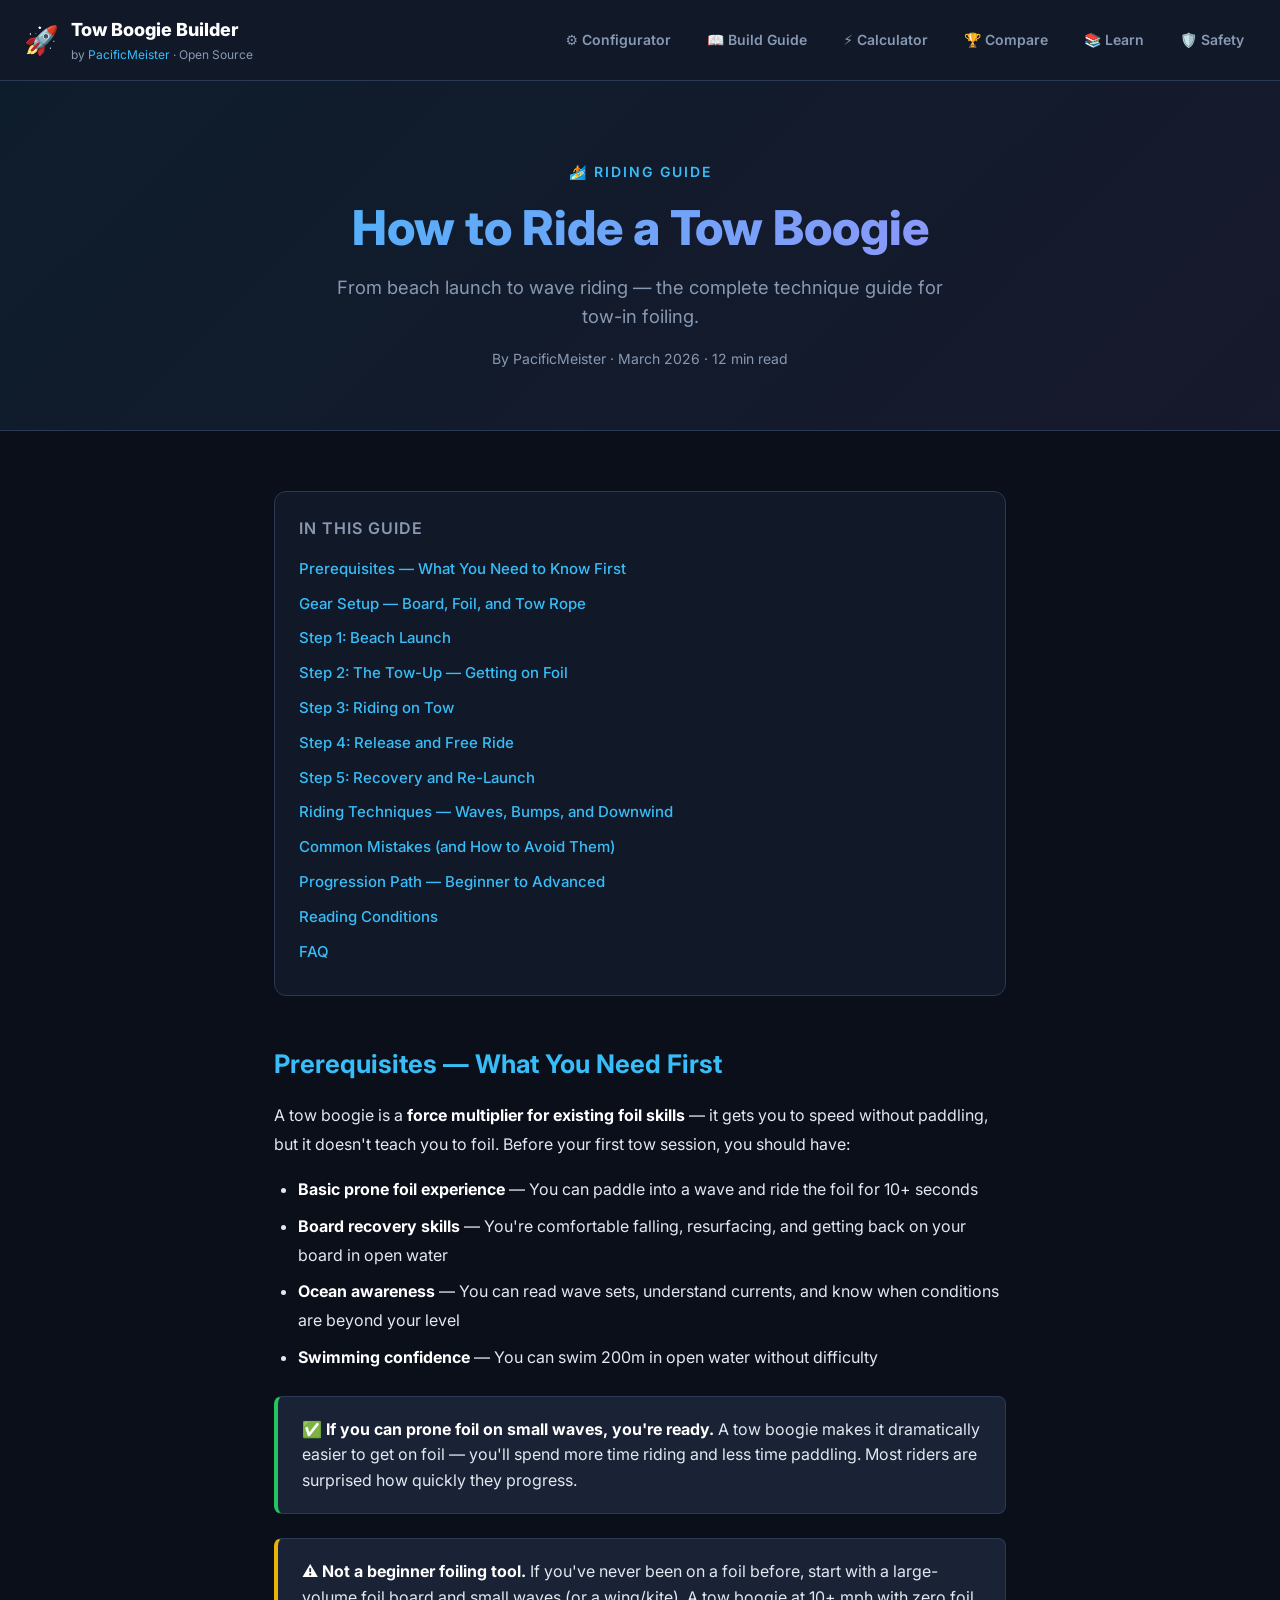
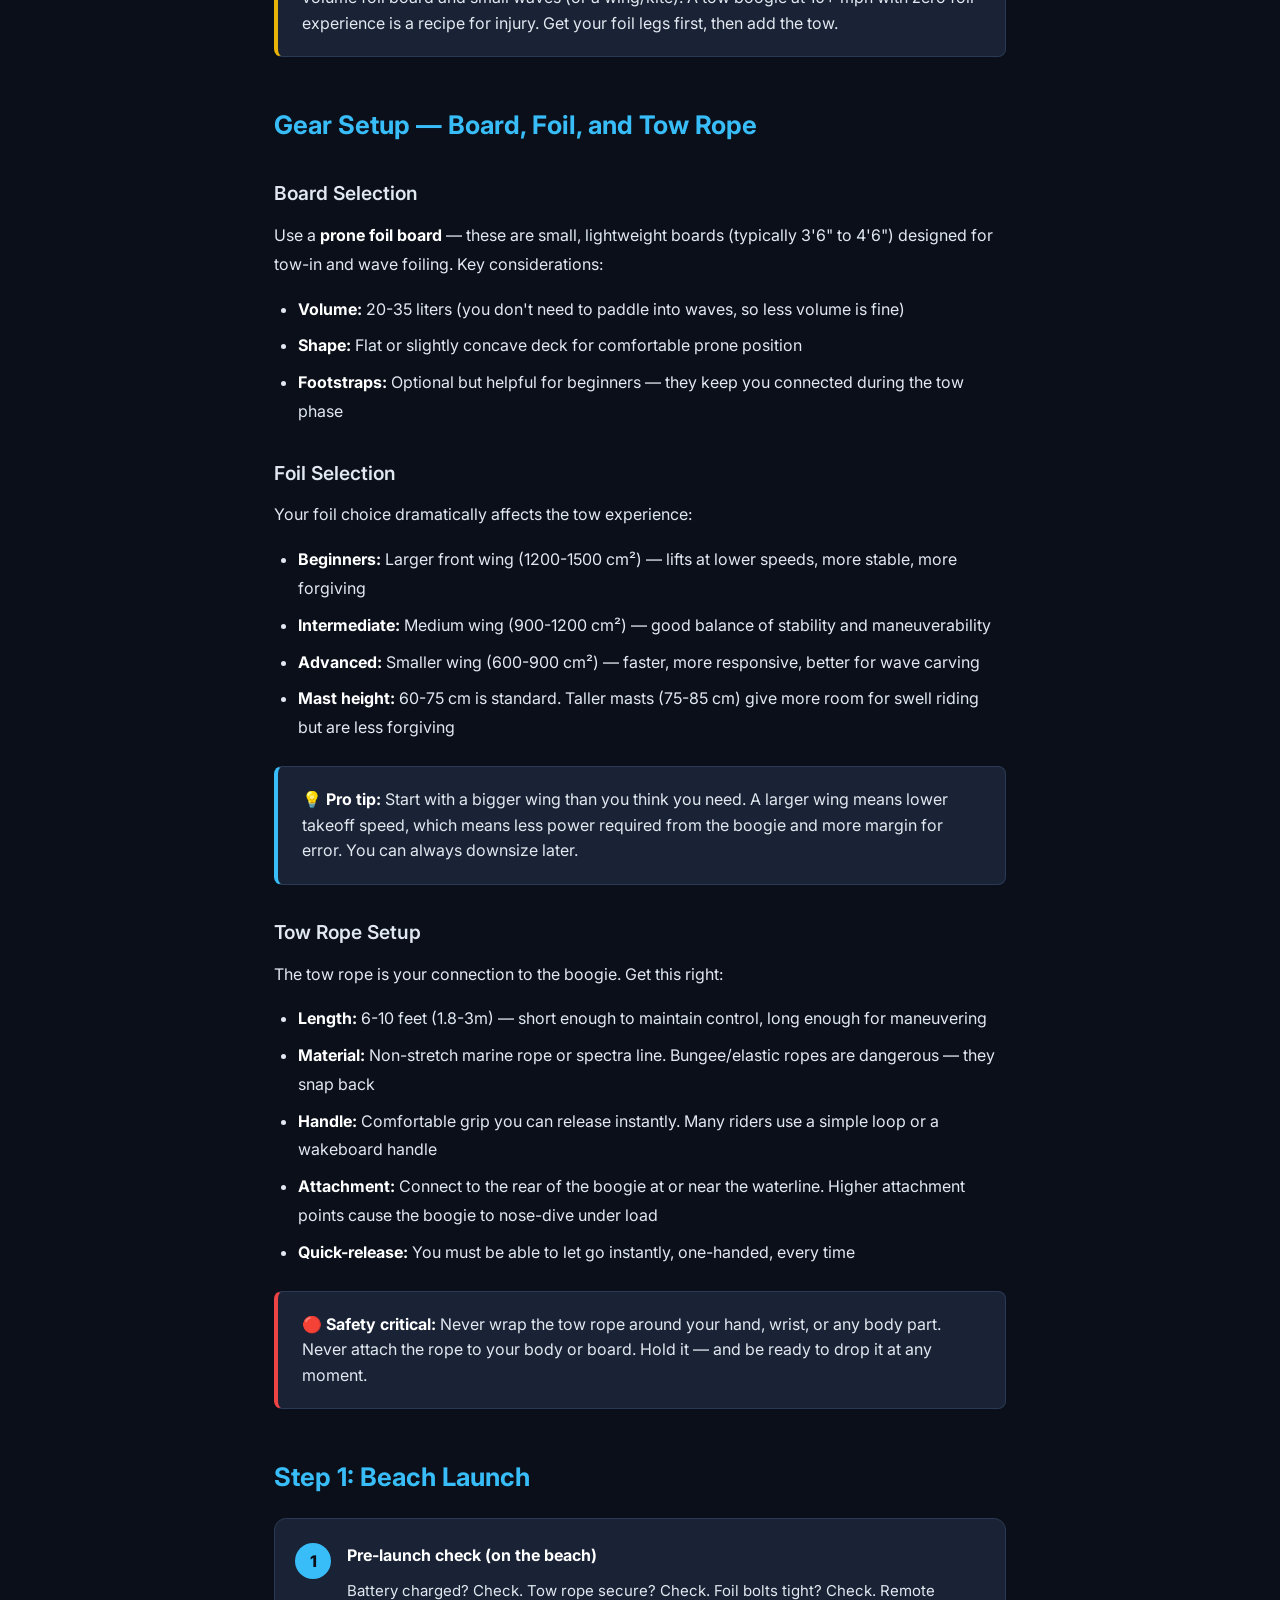
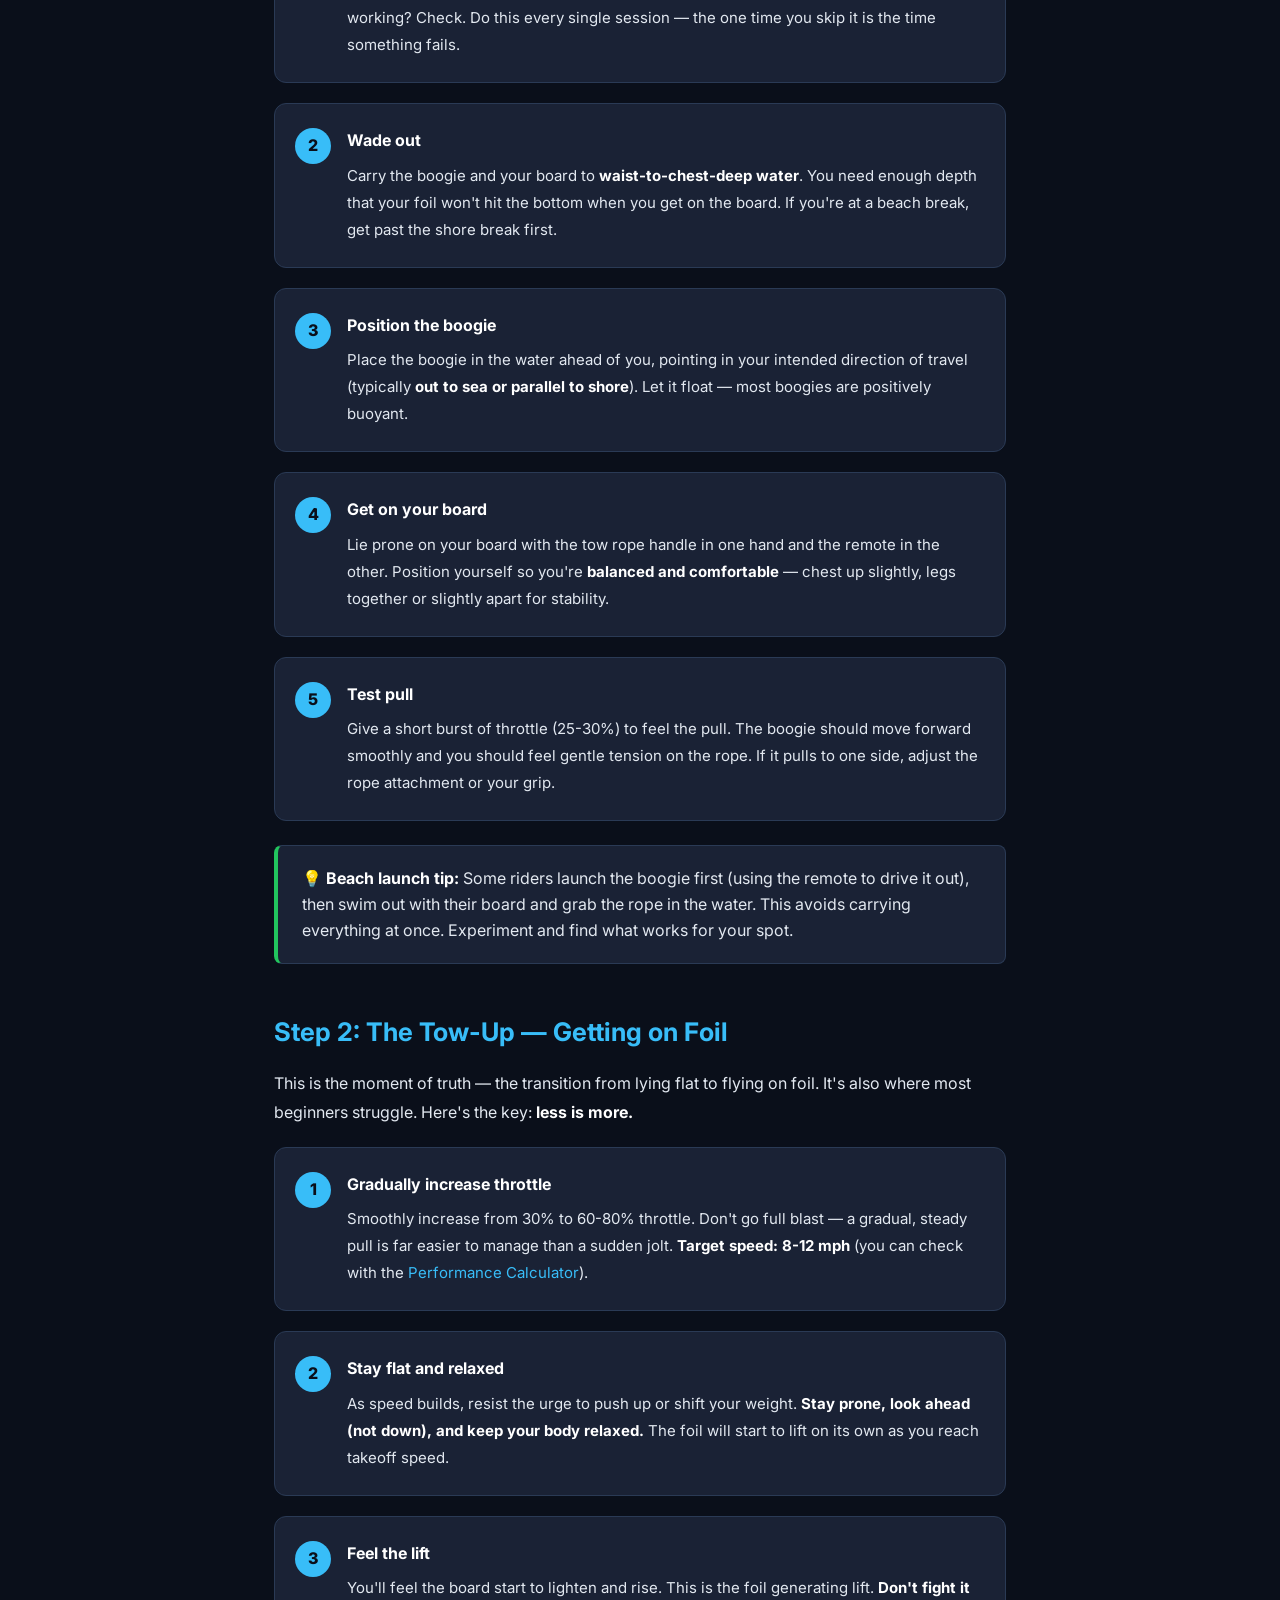
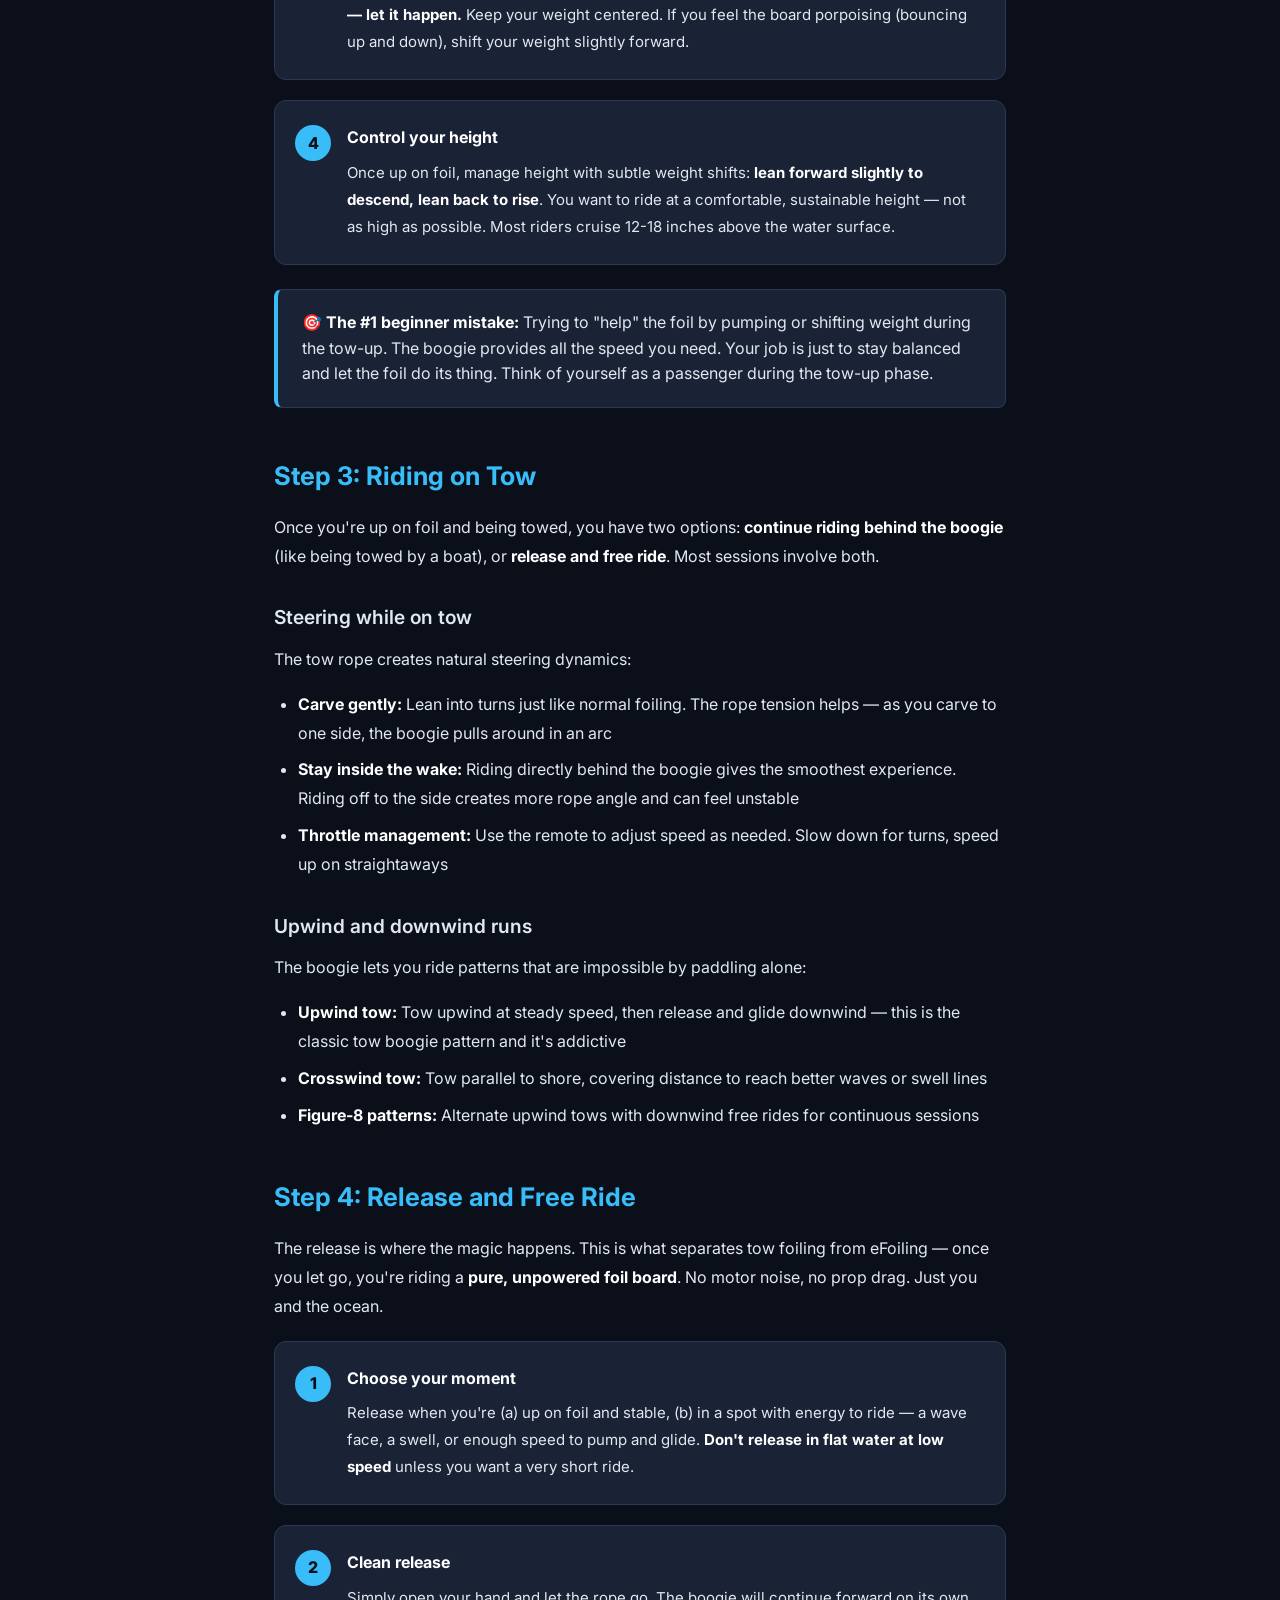
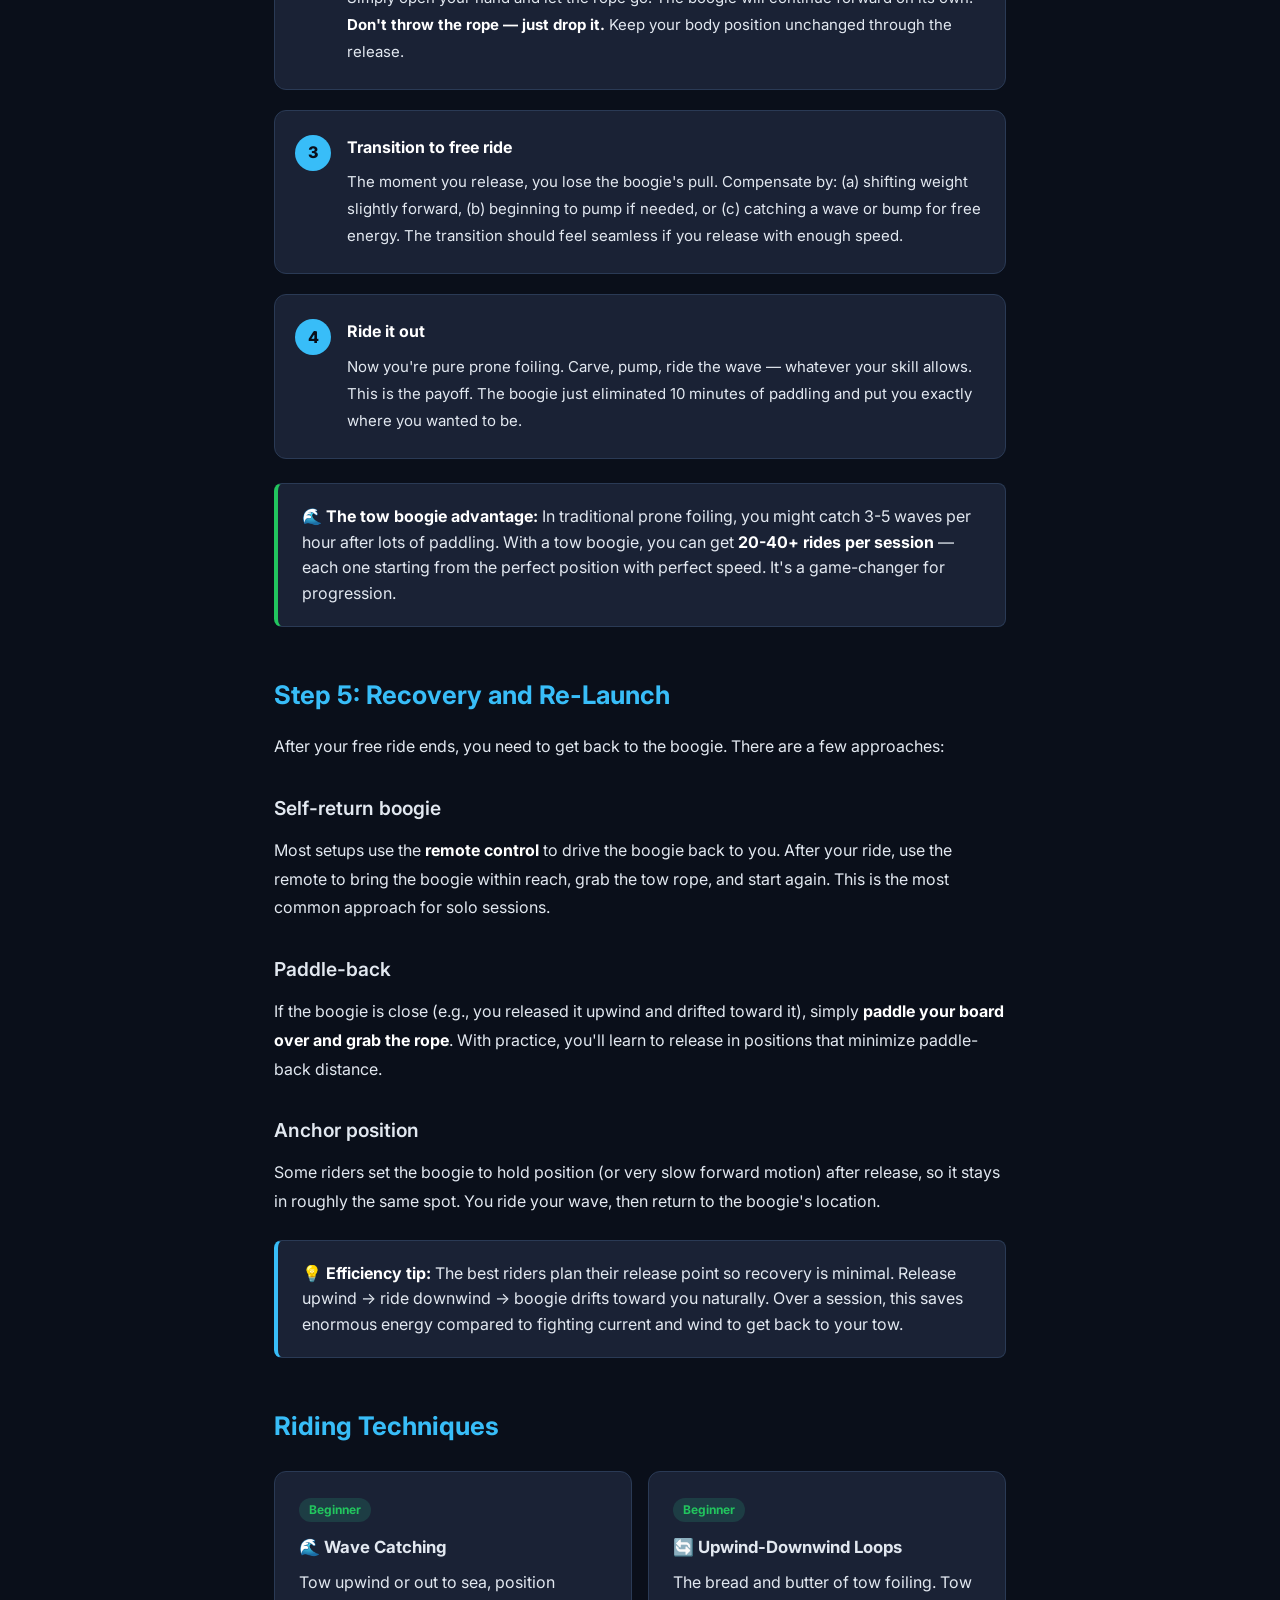
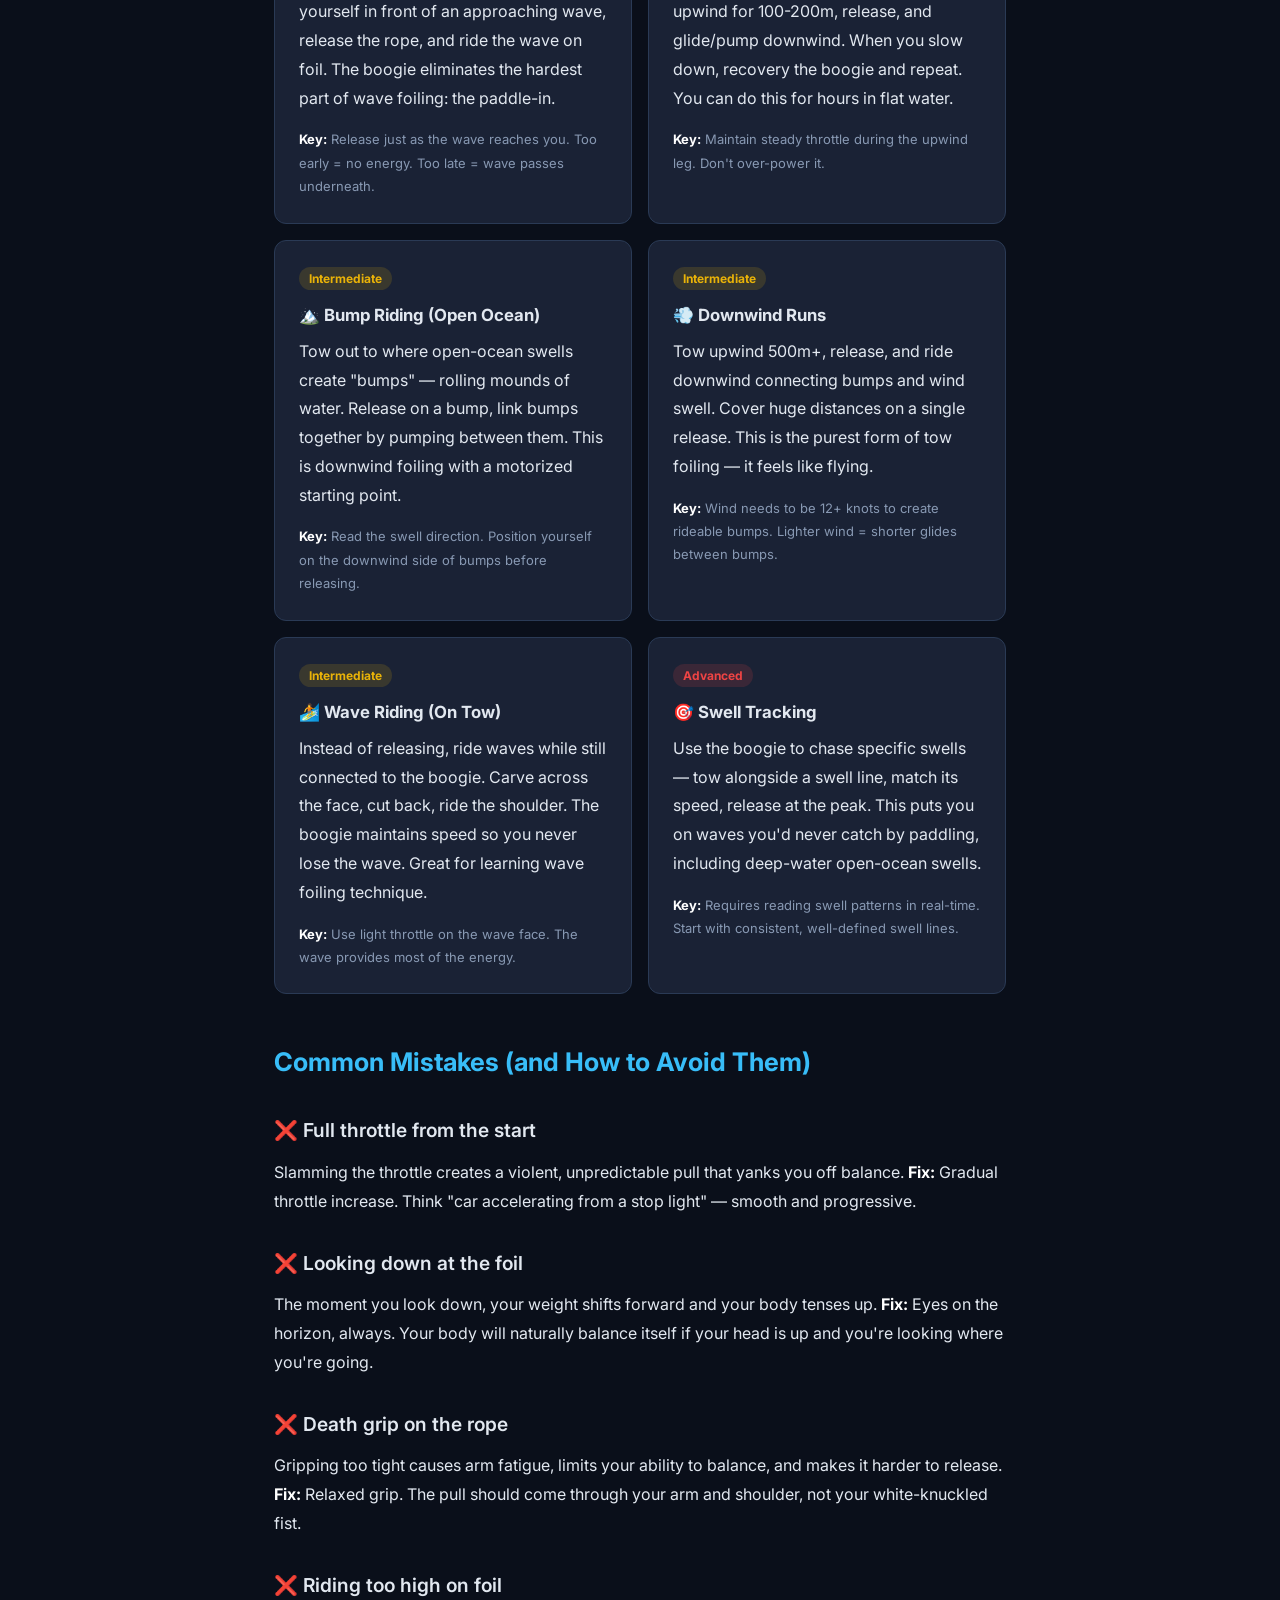
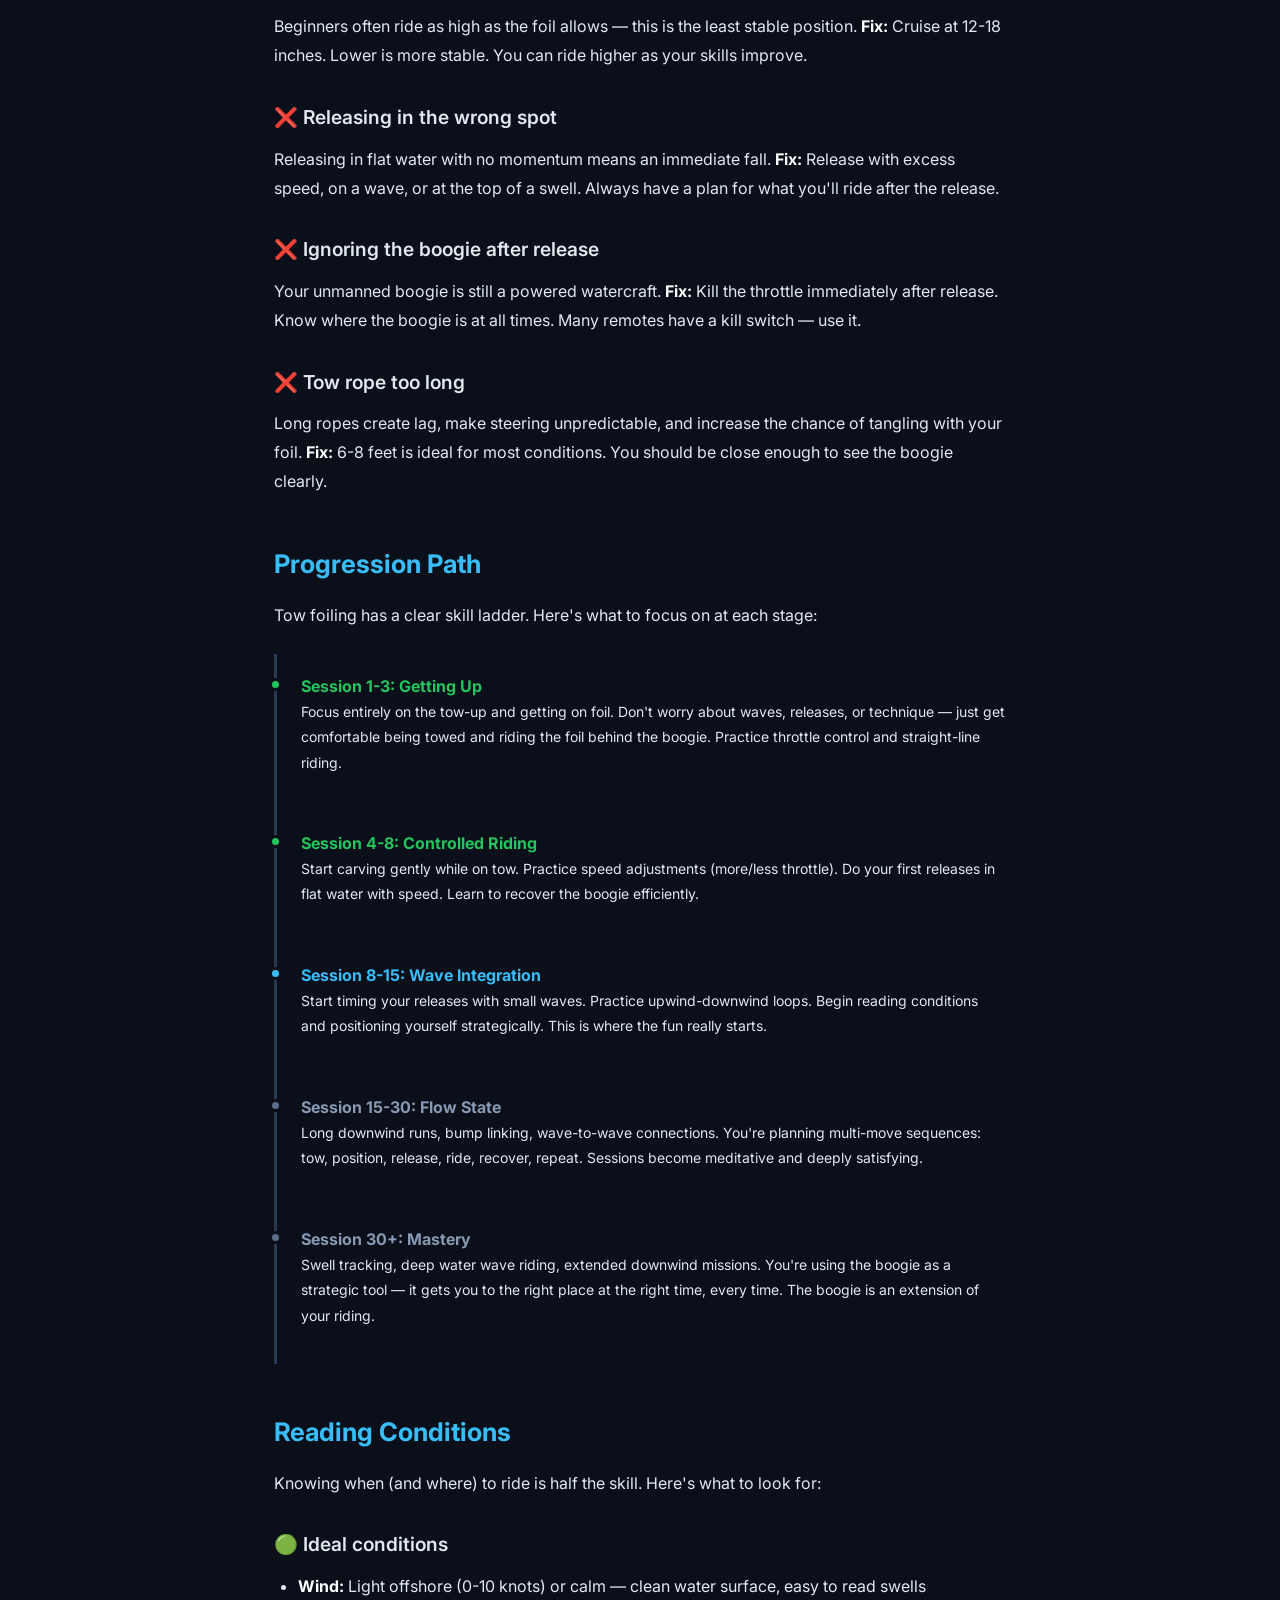
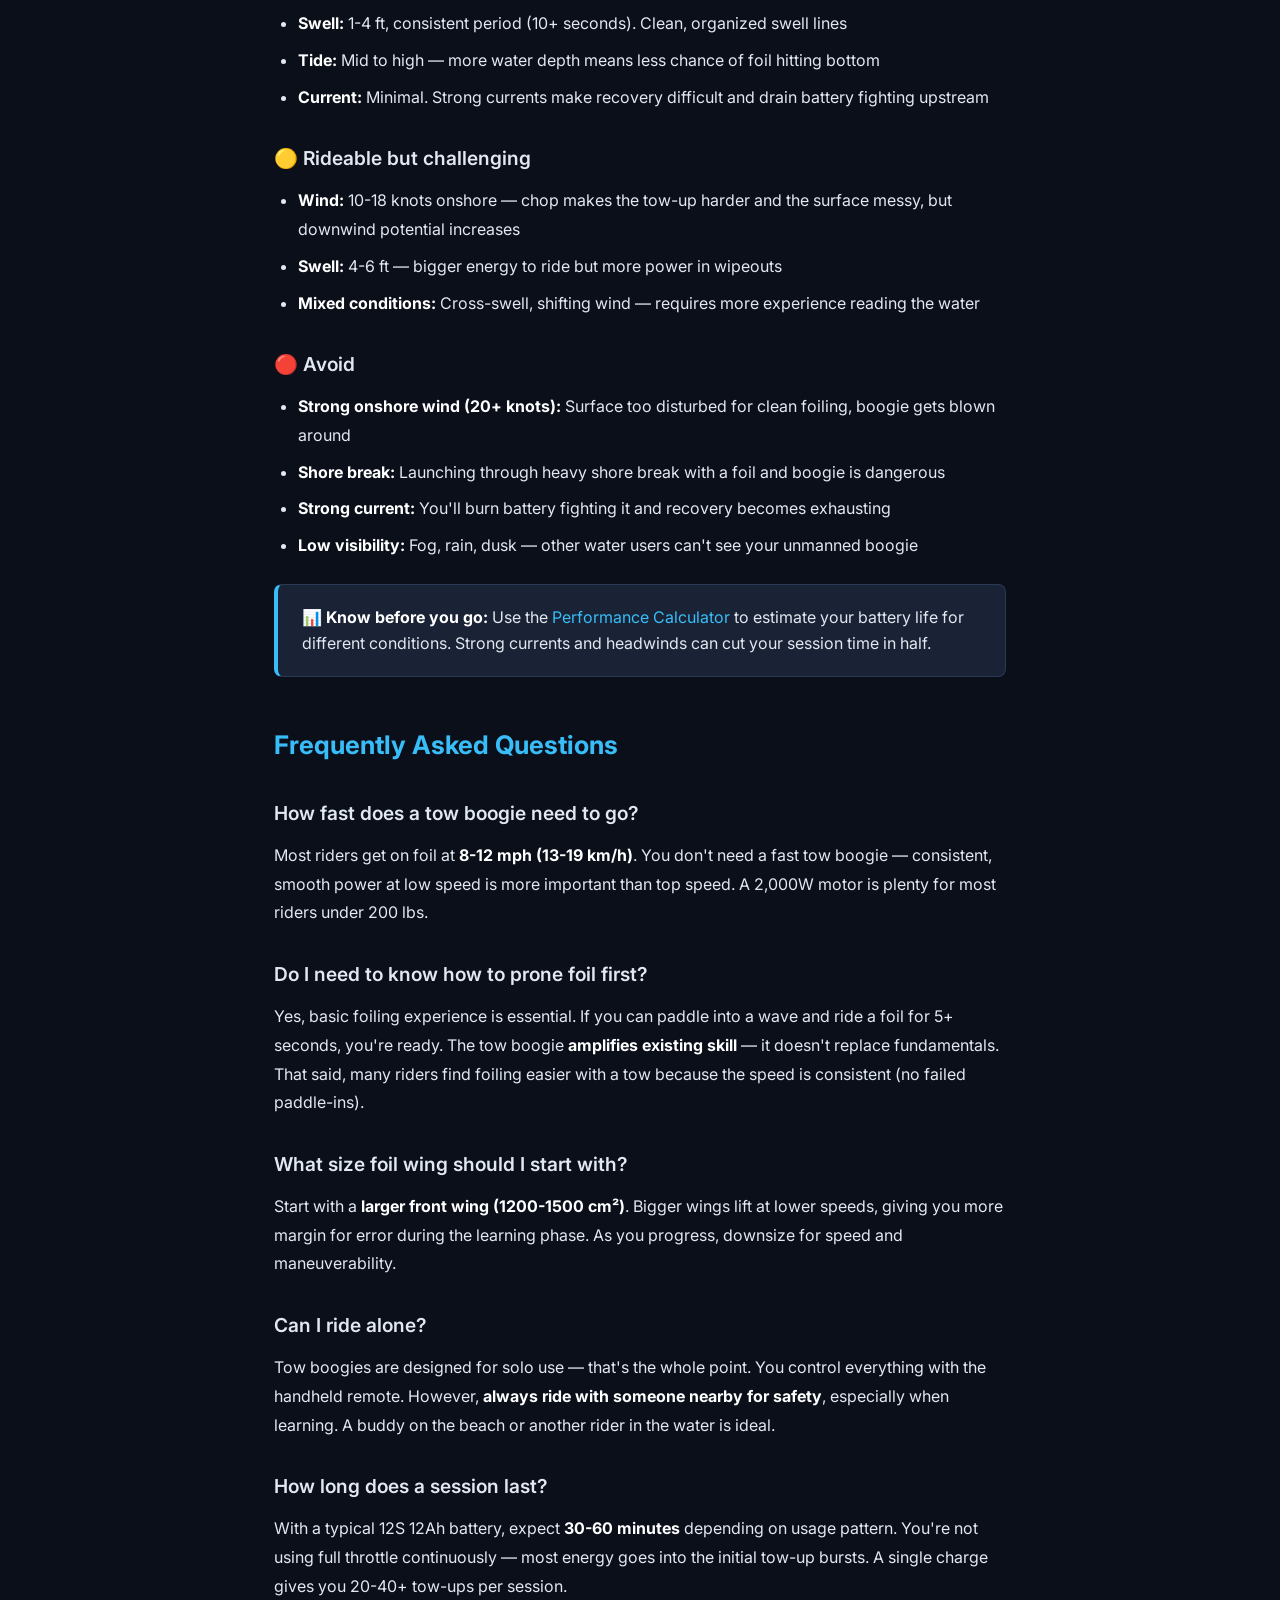
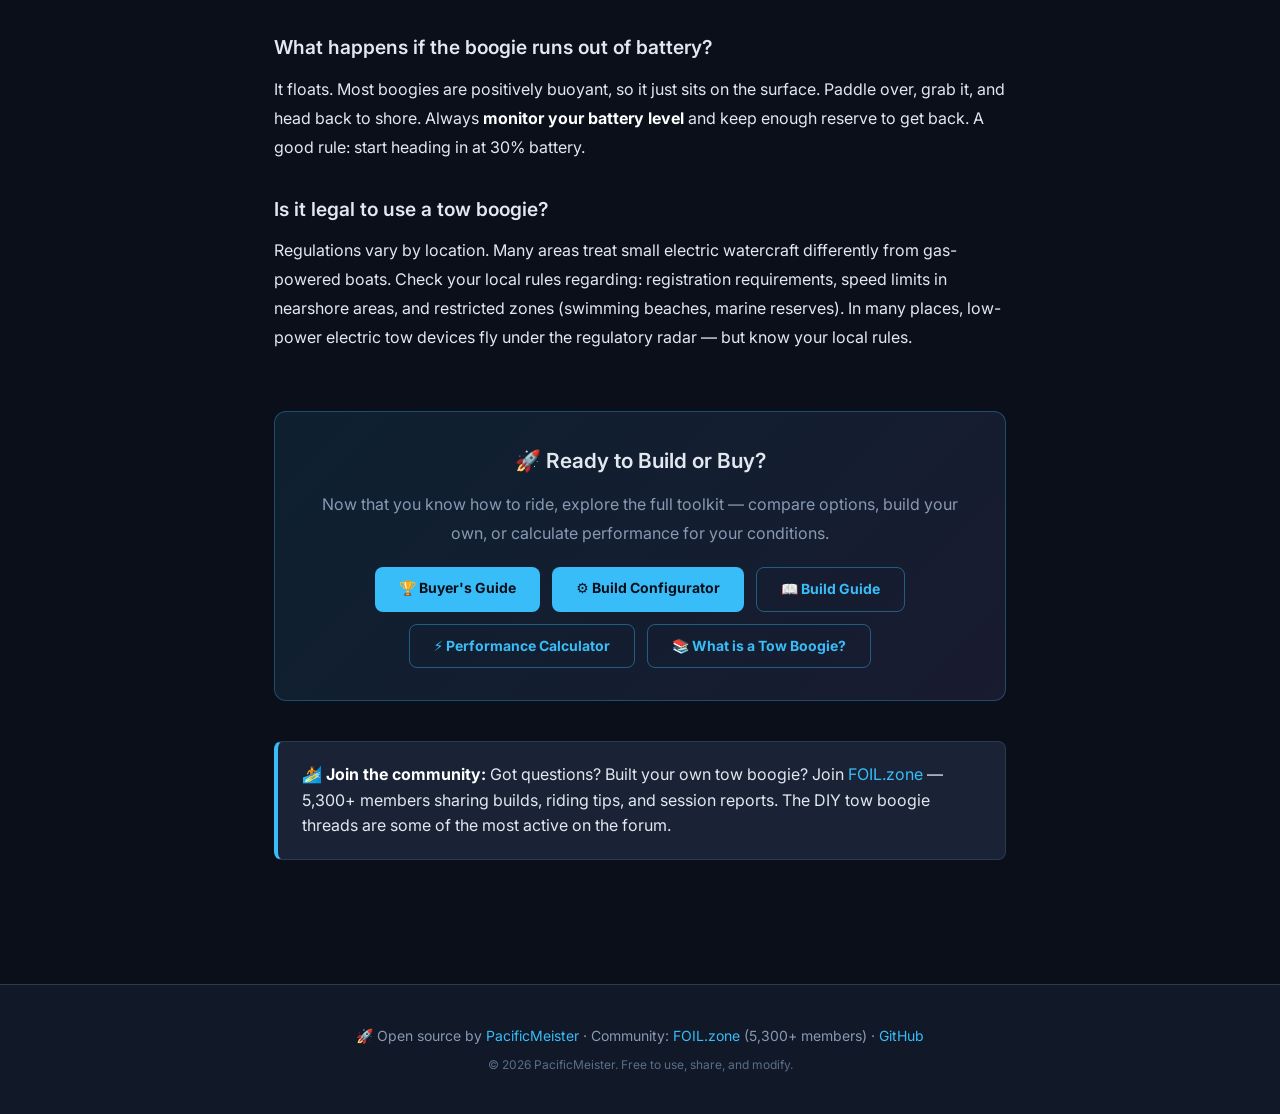
<file: riding-guide.html>
<!DOCTYPE html>
<html lang="en">
<head>
  <meta charset="UTF-8">
  <meta name="viewport" content="width=device-width, initial-scale=1.0">
  <title>How to Ride a Tow Boogie — Beginner to Advanced Techniques (2026)</title>
  <meta name="description" content="Complete guide to riding a tow boogie: beach launch, getting on foil, wave riding, downwinding, and advanced techniques. Step-by-step for beginners and experienced foilers.">
  <meta name="keywords" content="how to ride tow boogie, tow boogie technique, tow foiling tutorial, tow boogie wave riding, tow boogie downwind, prone foil tow, foil assist riding, tow boogie beginner guide">
  <meta name="author" content="PacificMeister">
  <meta name="robots" content="index, follow">

  <!-- Open Graph -->
  <meta property="og:type" content="article">
  <meta property="og:title" content="How to Ride a Tow Boogie — Beginner to Advanced Techniques">
  <meta property="og:description" content="Step-by-step guide to tow boogie riding: launch, get on foil, ride waves, and progress from beginner to advanced. From the DIY eFoil pioneer.">
  <meta property="og:url" content="https://pacificmeister.github.io/towboogie-build/riding-guide.html">
  <meta property="og:site_name" content="PacificMeister">

  <!-- Twitter Card -->
  <meta name="twitter:card" content="summary_large_image">
  <meta name="twitter:title" content="How to Ride a Tow Boogie — Complete Riding Guide">
  <meta name="twitter:description" content="From beach launch to wave riding: the definitive guide to tow boogie riding technique.">

  <!-- Favicon -->
  <link rel="icon" href="data:image/svg+xml,<svg xmlns='http://www.w3.org/2000/svg' viewBox='0 0 100 100'><text y='.9em' font-size='90'>🚀</text></svg>">

  <!-- Canonical -->
  <link rel="canonical" href="https://pacificmeister.github.io/towboogie-build/riding-guide.html">

  <!-- JSON-LD HowTo -->
  <script type="application/ld+json">
  {
    "@context": "https://schema.org",
    "@type": "HowTo",
    "name": "How to Ride a Tow Boogie",
    "description": "Complete guide to riding a tow boogie for prone foiling, wave riding, and downwinding. Covers beach launch, getting on foil, riding technique, and advanced maneuvers.",
    "totalTime": "PT2H",
    "estimatedCost": {
      "@type": "MonetaryAmount",
      "currency": "USD",
      "value": "0"
    },
    "tool": [
      {"@type": "HowToTool", "name": "Tow boogie (commercial or DIY)"},
      {"@type": "HowToTool", "name": "Prone foil board"},
      {"@type": "HowToTool", "name": "Hydrofoil (front wing, rear wing, mast, fuselage)"},
      {"@type": "HowToTool", "name": "Tow rope (6-10 ft)"},
      {"@type": "HowToTool", "name": "Wetsuit"},
      {"@type": "HowToTool", "name": "Impact vest"},
      {"@type": "HowToTool", "name": "Helmet (recommended)"}
    ],
    "step": [
      {
        "@type": "HowToStep",
        "name": "Pre-ride check",
        "text": "Charge the tow boogie battery, inspect the tow rope and release mechanism, check foil bolts, assess wind and water conditions."
      },
      {
        "@type": "HowToStep",
        "name": "Beach launch",
        "text": "Wade into waist-deep water. Position the boogie in front of you, lay on your board with tow rope in hand, and apply gentle throttle to test the pull."
      },
      {
        "@type": "HowToStep",
        "name": "Get on foil",
        "text": "Apply steady throttle to reach 8-12 mph. Keep your weight centered, look ahead (not down), and let the foil lift naturally. Don't pump — let the boogie do the work."
      },
      {
        "@type": "HowToStep",
        "name": "Ride and release",
        "text": "Once stable on foil, steer toward a wave or swell. Release the tow rope at the right moment and ride the wave on your unpowered foil board."
      },
      {
        "@type": "HowToStep",
        "name": "Recovery",
        "text": "After your ride, paddle back to the boogie or use the remote to drive it back to you. Re-grab the tow rope and repeat."
      }
    ],
    "author": {
      "@type": "Person",
      "name": "PacificMeister",
      "url": "https://pacificmeister.github.io"
    },
    "datePublished": "2026-03-13",
    "dateModified": "2026-03-13"
  }
  </script>

  <!-- FAQ Schema -->
  <script type="application/ld+json">
  {
    "@context": "https://schema.org",
    "@type": "FAQPage",
    "mainEntity": [
      {
        "@type": "Question",
        "name": "How fast does a tow boogie need to go?",
        "acceptedAnswer": {
          "@type": "Answer",
          "text": "Most riders get on foil at 8-12 mph (13-19 km/h). You don't need a fast tow boogie — consistent, smooth power at low speed is more important than top speed. A 2,000W motor is plenty for most riders."
        }
      },
      {
        "@type": "Question",
        "name": "Do I need to know how to prone foil before using a tow boogie?",
        "acceptedAnswer": {
          "@type": "Answer",
          "text": "Basic foiling experience helps enormously. If you can paddle into a wave and ride a foil for 5+ seconds, you're ready for a tow boogie. If you're brand new to foiling, learn the basics first — a tow boogie amplifies your existing skill, it doesn't replace fundamentals."
        }
      },
      {
        "@type": "Question",
        "name": "What size foil wing should I use with a tow boogie?",
        "acceptedAnswer": {
          "@type": "Answer",
          "text": "Start with a larger, more stable front wing (1200-1500 cm²). Bigger wings lift at lower speeds, giving you more margin for error. As you progress, you can downsize to 800-1000 cm² for more speed and maneuverability."
        }
      },
      {
        "@type": "Question",
        "name": "Can I use a tow boogie alone or do I need a partner?",
        "acceptedAnswer": {
          "@type": "Answer",
          "text": "Tow boogies are designed for solo use — that's the whole point. You control the boogie with a handheld remote while lying on your board. No boat, no driver, no partner needed. However, always ride with someone nearby for safety, especially when learning."
        }
      },
      {
        "@type": "Question",
        "name": "How long does a tow boogie session last?",
        "acceptedAnswer": {
          "@type": "Answer",
          "text": "With a typical 12S 12Ah battery, expect 30-60 minutes of riding depending on usage. You're not using full throttle the whole time — most energy is spent on the initial tow-up. A single charge gives you 20-40+ tow-ups per session."
        }
      }
    ]
  }
  </script>

  <link rel="preconnect" href="https://fonts.googleapis.com">
  <link rel="preconnect" href="https://fonts.gstatic.com" crossorigin>
  <link href="https://fonts.googleapis.com/css2?family=Inter:wght@400;500;600;700;800&display=swap" rel="stylesheet">
  <link rel="stylesheet" href="style.css">
  <style>
    .article-hero {
      text-align: center;
      padding: 80px 0 60px;
      background: linear-gradient(135deg, rgba(56,189,248,0.08) 0%, rgba(167,139,250,0.08) 100%);
      border-bottom: 1px solid var(--border);
    }
    .article-hero h1 {
      font-size: clamp(2rem, 5vw, 3rem);
      font-weight: 800;
      line-height: 1.2;
      margin-bottom: 16px;
      background: linear-gradient(135deg, #38bdf8, #a78bfa);
      -webkit-background-clip: text;
      -webkit-text-fill-color: transparent;
      background-clip: text;
    }
    .article-hero .meta {
      color: var(--text-dim);
      font-size: 14px;
    }
    .article-body {
      max-width: 780px;
      margin: 0 auto;
      padding: 60px 24px 100px;
    }
    .article-body h2 {
      font-size: 1.6rem;
      font-weight: 700;
      margin: 48px 0 16px;
      color: var(--accent);
    }
    .article-body h3 {
      font-size: 1.2rem;
      font-weight: 600;
      margin: 32px 0 12px;
      color: var(--text);
    }
    .article-body p {
      margin-bottom: 16px;
      color: var(--text);
      line-height: 1.8;
    }
    .article-body ul, .article-body ol {
      margin: 0 0 20px 24px;
      line-height: 1.8;
    }
    .article-body li {
      margin-bottom: 8px;
    }
    .article-body strong {
      color: #fff;
    }
    .info-box {
      background: var(--surface-2);
      border: 1px solid var(--border);
      border-left: 4px solid var(--accent);
      border-radius: var(--radius-sm);
      padding: 20px 24px;
      margin: 24px 0;
    }
    .info-box.green { border-left-color: var(--green); }
    .info-box.yellow { border-left-color: var(--yellow); }
    .info-box.red { border-left-color: #ef4444; }
    .step-card {
      background: var(--surface-2);
      border: 1px solid var(--border);
      border-radius: var(--radius);
      padding: 24px 24px 24px 72px;
      margin: 20px 0;
      position: relative;
    }
    .step-card .step-num {
      position: absolute;
      left: 20px;
      top: 24px;
      width: 36px;
      height: 36px;
      background: var(--accent);
      color: #0a0f1a;
      border-radius: 50%;
      display: flex;
      align-items: center;
      justify-content: center;
      font-weight: 800;
      font-size: 16px;
    }
    .step-card h4 {
      font-weight: 700;
      margin-bottom: 8px;
      color: #fff;
    }
    .step-card p {
      margin-bottom: 0;
      font-size: 15px;
    }
    .technique-grid {
      display: grid;
      grid-template-columns: repeat(auto-fit, minmax(280px, 1fr));
      gap: 16px;
      margin: 24px 0;
    }
    .technique-card {
      background: var(--surface-2);
      border: 1px solid var(--border);
      border-radius: var(--radius);
      padding: 24px;
    }
    .technique-card h4 {
      font-size: 1.05rem;
      font-weight: 700;
      margin-bottom: 8px;
    }
    .technique-card .difficulty {
      display: inline-block;
      padding: 2px 10px;
      border-radius: 20px;
      font-size: 12px;
      font-weight: 700;
      margin-bottom: 12px;
    }
    .technique-card .difficulty.beginner { background: rgba(52,211,153,0.15); color: var(--green); }
    .technique-card .difficulty.intermediate { background: rgba(234,179,8,0.15); color: var(--yellow); }
    .technique-card .difficulty.advanced { background: rgba(239,68,68,0.15); color: #ef4444; }
    .progression-track {
      display: flex;
      flex-direction: column;
      gap: 0;
      margin: 24px 0;
    }
    .progression-step {
      display: flex;
      gap: 20px;
      padding: 20px 0;
      border-left: 3px solid var(--border);
      padding-left: 24px;
      position: relative;
    }
    .progression-step::before {
      content: '';
      position: absolute;
      left: -8px;
      top: 24px;
      width: 13px;
      height: 13px;
      border-radius: 50%;
      background: var(--accent);
      border: 3px solid var(--bg);
    }
    .progression-step.active::before { background: var(--green); }
    .progression-step.future::before { background: var(--text-muted); }
    .cta-box {
      background: linear-gradient(135deg, rgba(56,189,248,0.1), rgba(167,139,250,0.1));
      border: 1px solid rgba(56,189,248,0.3);
      border-radius: var(--radius);
      padding: 32px;
      text-align: center;
      margin: 40px 0;
    }
    .cta-box h3 {
      margin-top: 0;
      font-size: 1.3rem;
    }
    .cta-links {
      display: flex;
      flex-wrap: wrap;
      gap: 12px;
      justify-content: center;
      margin-top: 20px;
    }
    .cta-link {
      display: inline-block;
      padding: 10px 24px;
      border-radius: var(--radius-sm);
      font-weight: 700;
      font-size: 14px;
      text-decoration: none !important;
      transition: all 0.2s;
    }
    .cta-link.primary {
      background: var(--accent);
      color: #0a0f1a !important;
    }
    .cta-link.primary:hover { filter: brightness(1.1); transform: translateY(-1px); }
    .cta-link.secondary {
      border: 1px solid rgba(56,189,248,0.4);
      color: var(--accent) !important;
    }
    .cta-link.secondary:hover { background: rgba(56,189,248,0.1); }
    .toc {
      background: var(--surface);
      border: 1px solid var(--border);
      border-radius: var(--radius);
      padding: 24px;
      margin: 0 0 40px;
    }
    .toc h3 { margin: 0 0 12px; font-size: 1rem; color: var(--text-dim); text-transform: uppercase; letter-spacing: 1px; }
    .toc ul { list-style: none; margin: 0; padding: 0; }
    .toc li { margin-bottom: 6px; }
    .toc a { color: var(--accent); font-size: 15px; font-weight: 500; }
  </style>
</head>
<body>

  <!-- Nav -->
  <header class="header" style="position:sticky;top:0;z-index:100;">
    <div class="container">
      <div class="header-inner" style="display:flex;align-items:center;justify-content:space-between;padding:16px 0;">
        <div class="logo" style="display:flex;align-items:center;gap:12px;">
          <span style="font-size:28px;">🚀</span>
          <div>
            <a href="index.html" style="font-size:18px;font-weight:800;color:#fff;text-decoration:none;">Tow Boogie Builder</a>
            <p style="font-size:12px;color:var(--text-dim);margin:0;">by <a href="https://pacificmeister.github.io" style="color:var(--accent);">PacificMeister</a> · Open Source</p>
          </div>
        </div>
        <nav style="display:flex;align-items:center;gap:12px;flex-wrap:wrap;">
          <a href="index.html" style="color:var(--text-dim);font-size:14px;font-weight:600;padding:6px 12px;">⚙️ Configurator</a>
          <a href="guide.html" style="color:var(--text-dim);font-size:14px;font-weight:600;padding:6px 12px;">📖 Build Guide</a>
          <a href="calculator.html" style="color:var(--text-dim);font-size:14px;font-weight:600;padding:6px 12px;">⚡ Calculator</a>
          <a href="compare.html" style="color:var(--text-dim);font-size:14px;font-weight:600;padding:6px 12px;">🏆 Compare</a>
          <a href="what-is-a-tow-boogie.html" style="color:var(--text-dim);font-size:14px;font-weight:600;padding:6px 12px;">📚 Learn</a>
          <a href="safety-guide.html" style="color:var(--text-dim);font-size:14px;font-weight:600;padding:6px 12px;">🛡️ Safety</a>
        </nav>
      </div>
    </div>
  </header>

  <!-- Hero -->
  <section class="article-hero">
    <div class="container">
      <p style="font-size:14px;color:var(--accent);font-weight:600;text-transform:uppercase;letter-spacing:2px;margin-bottom:16px;">🏄 Riding Guide</p>
      <h1>How to Ride a Tow Boogie</h1>
      <p style="font-size:1.15rem;color:var(--text-dim);max-width:640px;margin:0 auto 16px;">From beach launch to wave riding — the complete technique guide for tow-in foiling.</p>
      <p class="meta">By PacificMeister · March 2026 · 12 min read</p>
    </div>
  </section>

  <article class="article-body">

    <!-- Table of Contents -->
    <div class="toc">
      <h3>In This Guide</h3>
      <ul>
        <li><a href="#prerequisites">Prerequisites — What You Need to Know First</a></li>
        <li><a href="#gear">Gear Setup — Board, Foil, and Tow Rope</a></li>
        <li><a href="#launch">Step 1: Beach Launch</a></li>
        <li><a href="#tow-up">Step 2: The Tow-Up — Getting on Foil</a></li>
        <li><a href="#riding">Step 3: Riding on Tow</a></li>
        <li><a href="#release">Step 4: Release and Free Ride</a></li>
        <li><a href="#recovery">Step 5: Recovery and Re-Launch</a></li>
        <li><a href="#techniques">Riding Techniques — Waves, Bumps, and Downwind</a></li>
        <li><a href="#mistakes">Common Mistakes (and How to Avoid Them)</a></li>
        <li><a href="#progression">Progression Path — Beginner to Advanced</a></li>
        <li><a href="#conditions">Reading Conditions</a></li>
        <li><a href="#faq">FAQ</a></li>
      </ul>
    </div>

    <!-- Prerequisites -->
    <h2 id="prerequisites">Prerequisites — What You Need First</h2>

    <p>A tow boogie is a <strong>force multiplier for existing foil skills</strong> — it gets you to speed without paddling, but it doesn't teach you to foil. Before your first tow session, you should have:</p>

    <ul>
      <li><strong>Basic prone foil experience</strong> — You can paddle into a wave and ride the foil for 10+ seconds</li>
      <li><strong>Board recovery skills</strong> — You're comfortable falling, resurfacing, and getting back on your board in open water</li>
      <li><strong>Ocean awareness</strong> — You can read wave sets, understand currents, and know when conditions are beyond your level</li>
      <li><strong>Swimming confidence</strong> — You can swim 200m in open water without difficulty</li>
    </ul>

    <div class="info-box green">
      <strong>✅ If you can prone foil on small waves, you're ready.</strong> A tow boogie makes it dramatically easier to get on foil — you'll spend more time riding and less time paddling. Most riders are surprised how quickly they progress.
    </div>

    <div class="info-box yellow">
      <strong>⚠️ Not a beginner foiling tool.</strong> If you've never been on a foil before, start with a large-volume foil board and small waves (or a wing/kite). A tow boogie at 10+ mph with zero foil experience is a recipe for injury. Get your foil legs first, then add the tow.
    </div>

    <!-- Gear Setup -->
    <h2 id="gear">Gear Setup — Board, Foil, and Tow Rope</h2>

    <h3>Board Selection</h3>
    <p>Use a <strong>prone foil board</strong> — these are small, lightweight boards (typically 3'6" to 4'6") designed for tow-in and wave foiling. Key considerations:</p>
    <ul>
      <li><strong>Volume:</strong> 20-35 liters (you don't need to paddle into waves, so less volume is fine)</li>
      <li><strong>Shape:</strong> Flat or slightly concave deck for comfortable prone position</li>
      <li><strong>Footstraps:</strong> Optional but helpful for beginners — they keep you connected during the tow phase</li>
    </ul>

    <h3>Foil Selection</h3>
    <p>Your foil choice dramatically affects the tow experience:</p>
    <ul>
      <li><strong>Beginners:</strong> Larger front wing (1200-1500 cm²) — lifts at lower speeds, more stable, more forgiving</li>
      <li><strong>Intermediate:</strong> Medium wing (900-1200 cm²) — good balance of stability and maneuverability</li>
      <li><strong>Advanced:</strong> Smaller wing (600-900 cm²) — faster, more responsive, better for wave carving</li>
      <li><strong>Mast height:</strong> 60-75 cm is standard. Taller masts (75-85 cm) give more room for swell riding but are less forgiving</li>
    </ul>

    <div class="info-box">
      <strong>💡 Pro tip:</strong> Start with a bigger wing than you think you need. A larger wing means lower takeoff speed, which means less power required from the boogie and more margin for error. You can always downsize later.
    </div>

    <h3>Tow Rope Setup</h3>
    <p>The tow rope is your connection to the boogie. Get this right:</p>
    <ul>
      <li><strong>Length:</strong> 6-10 feet (1.8-3m) — short enough to maintain control, long enough for maneuvering</li>
      <li><strong>Material:</strong> Non-stretch marine rope or spectra line. Bungee/elastic ropes are dangerous — they snap back</li>
      <li><strong>Handle:</strong> Comfortable grip you can release instantly. Many riders use a simple loop or a wakeboard handle</li>
      <li><strong>Attachment:</strong> Connect to the rear of the boogie at or near the waterline. Higher attachment points cause the boogie to nose-dive under load</li>
      <li><strong>Quick-release:</strong> You must be able to let go instantly, one-handed, every time</li>
    </ul>

    <div class="info-box red">
      <strong>🔴 Safety critical:</strong> Never wrap the tow rope around your hand, wrist, or any body part. Never attach the rope to your body or board. Hold it — and be ready to drop it at any moment.
    </div>

    <!-- Step 1: Beach Launch -->
    <h2 id="launch">Step 1: Beach Launch</h2>

    <div class="step-card">
      <div class="step-num">1</div>
      <h4>Pre-launch check (on the beach)</h4>
      <p>Battery charged? Check. Tow rope secure? Check. Foil bolts tight? Check. Remote working? Check. Do this every single session — the one time you skip it is the time something fails.</p>
    </div>

    <div class="step-card">
      <div class="step-num">2</div>
      <h4>Wade out</h4>
      <p>Carry the boogie and your board to <strong>waist-to-chest-deep water</strong>. You need enough depth that your foil won't hit the bottom when you get on the board. If you're at a beach break, get past the shore break first.</p>
    </div>

    <div class="step-card">
      <div class="step-num">3</div>
      <h4>Position the boogie</h4>
      <p>Place the boogie in the water ahead of you, pointing in your intended direction of travel (typically <strong>out to sea or parallel to shore</strong>). Let it float — most boogies are positively buoyant.</p>
    </div>

    <div class="step-card">
      <div class="step-num">4</div>
      <h4>Get on your board</h4>
      <p>Lie prone on your board with the tow rope handle in one hand and the remote in the other. Position yourself so you're <strong>balanced and comfortable</strong> — chest up slightly, legs together or slightly apart for stability.</p>
    </div>

    <div class="step-card">
      <div class="step-num">5</div>
      <h4>Test pull</h4>
      <p>Give a short burst of throttle (25-30%) to feel the pull. The boogie should move forward smoothly and you should feel gentle tension on the rope. If it pulls to one side, adjust the rope attachment or your grip.</p>
    </div>

    <div class="info-box green">
      <strong>💡 Beach launch tip:</strong> Some riders launch the boogie first (using the remote to drive it out), then swim out with their board and grab the rope in the water. This avoids carrying everything at once. Experiment and find what works for your spot.
    </div>

    <!-- Step 2: The Tow-Up -->
    <h2 id="tow-up">Step 2: The Tow-Up — Getting on Foil</h2>

    <p>This is the moment of truth — the transition from lying flat to flying on foil. It's also where most beginners struggle. Here's the key: <strong>less is more.</strong></p>

    <div class="step-card">
      <div class="step-num">1</div>
      <h4>Gradually increase throttle</h4>
      <p>Smoothly increase from 30% to 60-80% throttle. Don't go full blast — a gradual, steady pull is far easier to manage than a sudden jolt. <strong>Target speed: 8-12 mph</strong> (you can check with the <a href="calculator.html">Performance Calculator</a>).</p>
    </div>

    <div class="step-card">
      <div class="step-num">2</div>
      <h4>Stay flat and relaxed</h4>
      <p>As speed builds, resist the urge to push up or shift your weight. <strong>Stay prone, look ahead (not down), and keep your body relaxed.</strong> The foil will start to lift on its own as you reach takeoff speed.</p>
    </div>

    <div class="step-card">
      <div class="step-num">3</div>
      <h4>Feel the lift</h4>
      <p>You'll feel the board start to lighten and rise. This is the foil generating lift. <strong>Don't fight it — let it happen.</strong> Keep your weight centered. If you feel the board porpoising (bouncing up and down), shift your weight slightly forward.</p>
    </div>

    <div class="step-card">
      <div class="step-num">4</div>
      <h4>Control your height</h4>
      <p>Once up on foil, manage height with subtle weight shifts: <strong>lean forward slightly to descend, lean back to rise</strong>. You want to ride at a comfortable, sustainable height — not as high as possible. Most riders cruise 12-18 inches above the water surface.</p>
    </div>

    <div class="info-box">
      <strong>🎯 The #1 beginner mistake:</strong> Trying to "help" the foil by pumping or shifting weight during the tow-up. The boogie provides all the speed you need. Your job is just to stay balanced and let the foil do its thing. Think of yourself as a passenger during the tow-up phase.
    </div>

    <!-- Step 3: Riding on Tow -->
    <h2 id="riding">Step 3: Riding on Tow</h2>

    <p>Once you're up on foil and being towed, you have two options: <strong>continue riding behind the boogie</strong> (like being towed by a boat), or <strong>release and free ride</strong>. Most sessions involve both.</p>

    <h3>Steering while on tow</h3>
    <p>The tow rope creates natural steering dynamics:</p>
    <ul>
      <li><strong>Carve gently:</strong> Lean into turns just like normal foiling. The rope tension helps — as you carve to one side, the boogie pulls around in an arc</li>
      <li><strong>Stay inside the wake:</strong> Riding directly behind the boogie gives the smoothest experience. Riding off to the side creates more rope angle and can feel unstable</li>
      <li><strong>Throttle management:</strong> Use the remote to adjust speed as needed. Slow down for turns, speed up on straightaways</li>
    </ul>

    <h3>Upwind and downwind runs</h3>
    <p>The boogie lets you ride patterns that are impossible by paddling alone:</p>
    <ul>
      <li><strong>Upwind tow:</strong> Tow upwind at steady speed, then release and glide downwind — this is the classic tow boogie pattern and it's addictive</li>
      <li><strong>Crosswind tow:</strong> Tow parallel to shore, covering distance to reach better waves or swell lines</li>
      <li><strong>Figure-8 patterns:</strong> Alternate upwind tows with downwind free rides for continuous sessions</li>
    </ul>

    <!-- Step 4: Release -->
    <h2 id="release">Step 4: Release and Free Ride</h2>

    <p>The release is where the magic happens. This is what separates tow foiling from eFoiling — once you let go, you're riding a <strong>pure, unpowered foil board</strong>. No motor noise, no prop drag. Just you and the ocean.</p>

    <div class="step-card">
      <div class="step-num">1</div>
      <h4>Choose your moment</h4>
      <p>Release when you're (a) up on foil and stable, (b) in a spot with energy to ride — a wave face, a swell, or enough speed to pump and glide. <strong>Don't release in flat water at low speed</strong> unless you want a very short ride.</p>
    </div>

    <div class="step-card">
      <div class="step-num">2</div>
      <h4>Clean release</h4>
      <p>Simply open your hand and let the rope go. The boogie will continue forward on its own. <strong>Don't throw the rope — just drop it.</strong> Keep your body position unchanged through the release.</p>
    </div>

    <div class="step-card">
      <div class="step-num">3</div>
      <h4>Transition to free ride</h4>
      <p>The moment you release, you lose the boogie's pull. Compensate by: (a) shifting weight slightly forward, (b) beginning to pump if needed, or (c) catching a wave or bump for free energy. The transition should feel seamless if you release with enough speed.</p>
    </div>

    <div class="step-card">
      <div class="step-num">4</div>
      <h4>Ride it out</h4>
      <p>Now you're pure prone foiling. Carve, pump, ride the wave — whatever your skill allows. This is the payoff. The boogie just eliminated 10 minutes of paddling and put you exactly where you wanted to be.</p>
    </div>

    <div class="info-box green">
      <strong>🌊 The tow boogie advantage:</strong> In traditional prone foiling, you might catch 3-5 waves per hour after lots of paddling. With a tow boogie, you can get <strong>20-40+ rides per session</strong> — each one starting from the perfect position with perfect speed. It's a game-changer for progression.
    </div>

    <!-- Step 5: Recovery -->
    <h2 id="recovery">Step 5: Recovery and Re-Launch</h2>

    <p>After your free ride ends, you need to get back to the boogie. There are a few approaches:</p>

    <h3>Self-return boogie</h3>
    <p>Most setups use the <strong>remote control</strong> to drive the boogie back to you. After your ride, use the remote to bring the boogie within reach, grab the tow rope, and start again. This is the most common approach for solo sessions.</p>

    <h3>Paddle-back</h3>
    <p>If the boogie is close (e.g., you released it upwind and drifted toward it), simply <strong>paddle your board over and grab the rope</strong>. With practice, you'll learn to release in positions that minimize paddle-back distance.</p>

    <h3>Anchor position</h3>
    <p>Some riders set the boogie to hold position (or very slow forward motion) after release, so it stays in roughly the same spot. You ride your wave, then return to the boogie's location.</p>

    <div class="info-box">
      <strong>💡 Efficiency tip:</strong> The best riders plan their release point so recovery is minimal. Release upwind → ride downwind → boogie drifts toward you naturally. Over a session, this saves enormous energy compared to fighting current and wind to get back to your tow.
    </div>

    <!-- Riding Techniques -->
    <h2 id="techniques">Riding Techniques</h2>

    <div class="technique-grid">
      <div class="technique-card">
        <span class="difficulty beginner">Beginner</span>
        <h4>🌊 Wave Catching</h4>
        <p>Tow upwind or out to sea, position yourself in front of an approaching wave, release the rope, and ride the wave on foil. The boogie eliminates the hardest part of wave foiling: the paddle-in.</p>
        <p style="font-size:13px;color:var(--text-dim);margin:0;"><strong>Key:</strong> Release just as the wave reaches you. Too early = no energy. Too late = wave passes underneath.</p>
      </div>

      <div class="technique-card">
        <span class="difficulty beginner">Beginner</span>
        <h4>🔄 Upwind-Downwind Loops</h4>
        <p>The bread and butter of tow foiling. Tow upwind for 100-200m, release, and glide/pump downwind. When you slow down, recovery the boogie and repeat. You can do this for hours in flat water.</p>
        <p style="font-size:13px;color:var(--text-dim);margin:0;"><strong>Key:</strong> Maintain steady throttle during the upwind leg. Don't over-power it.</p>
      </div>

      <div class="technique-card">
        <span class="difficulty intermediate">Intermediate</span>
        <h4>🏔️ Bump Riding (Open Ocean)</h4>
        <p>Tow out to where open-ocean swells create "bumps" — rolling mounds of water. Release on a bump, link bumps together by pumping between them. This is downwind foiling with a motorized starting point.</p>
        <p style="font-size:13px;color:var(--text-dim);margin:0;"><strong>Key:</strong> Read the swell direction. Position yourself on the downwind side of bumps before releasing.</p>
      </div>

      <div class="technique-card">
        <span class="difficulty intermediate">Intermediate</span>
        <h4>💨 Downwind Runs</h4>
        <p>Tow upwind 500m+, release, and ride downwind connecting bumps and wind swell. Cover huge distances on a single release. This is the purest form of tow foiling — it feels like flying.</p>
        <p style="font-size:13px;color:var(--text-dim);margin:0;"><strong>Key:</strong> Wind needs to be 12+ knots to create rideable bumps. Lighter wind = shorter glides between bumps.</p>
      </div>

      <div class="technique-card">
        <span class="difficulty intermediate">Intermediate</span>
        <h4>🏄 Wave Riding (On Tow)</h4>
        <p>Instead of releasing, ride waves while still connected to the boogie. Carve across the face, cut back, ride the shoulder. The boogie maintains speed so you never lose the wave. Great for learning wave foiling technique.</p>
        <p style="font-size:13px;color:var(--text-dim);margin:0;"><strong>Key:</strong> Use light throttle on the wave face. The wave provides most of the energy.</p>
      </div>

      <div class="technique-card">
        <span class="difficulty advanced">Advanced</span>
        <h4>🎯 Swell Tracking</h4>
        <p>Use the boogie to chase specific swells — tow alongside a swell line, match its speed, release at the peak. This puts you on waves you'd never catch by paddling, including deep-water open-ocean swells.</p>
        <p style="font-size:13px;color:var(--text-dim);margin:0;"><strong>Key:</strong> Requires reading swell patterns in real-time. Start with consistent, well-defined swell lines.</p>
      </div>
    </div>

    <!-- Common Mistakes -->
    <h2 id="mistakes">Common Mistakes (and How to Avoid Them)</h2>

    <h3>❌ Full throttle from the start</h3>
    <p>Slamming the throttle creates a violent, unpredictable pull that yanks you off balance. <strong>Fix:</strong> Gradual throttle increase. Think "car accelerating from a stop light" — smooth and progressive.</p>

    <h3>❌ Looking down at the foil</h3>
    <p>The moment you look down, your weight shifts forward and your body tenses up. <strong>Fix:</strong> Eyes on the horizon, always. Your body will naturally balance itself if your head is up and you're looking where you're going.</p>

    <h3>❌ Death grip on the rope</h3>
    <p>Gripping too tight causes arm fatigue, limits your ability to balance, and makes it harder to release. <strong>Fix:</strong> Relaxed grip. The pull should come through your arm and shoulder, not your white-knuckled fist.</p>

    <h3>❌ Riding too high on foil</h3>
    <p>Beginners often ride as high as the foil allows — this is the least stable position. <strong>Fix:</strong> Cruise at 12-18 inches. Lower is more stable. You can ride higher as your skills improve.</p>

    <h3>❌ Releasing in the wrong spot</h3>
    <p>Releasing in flat water with no momentum means an immediate fall. <strong>Fix:</strong> Release with excess speed, on a wave, or at the top of a swell. Always have a plan for what you'll ride after the release.</p>

    <h3>❌ Ignoring the boogie after release</h3>
    <p>Your unmanned boogie is still a powered watercraft. <strong>Fix:</strong> Kill the throttle immediately after release. Know where the boogie is at all times. Many remotes have a kill switch — use it.</p>

    <h3>❌ Tow rope too long</h3>
    <p>Long ropes create lag, make steering unpredictable, and increase the chance of tangling with your foil. <strong>Fix:</strong> 6-8 feet is ideal for most conditions. You should be close enough to see the boogie clearly.</p>

    <!-- Progression Path -->
    <h2 id="progression">Progression Path</h2>

    <p>Tow foiling has a clear skill ladder. Here's what to focus on at each stage:</p>

    <div class="progression-track">
      <div class="progression-step active">
        <div>
          <strong style="color:var(--green);">Session 1-3: Getting Up</strong>
          <p style="font-size:14px;">Focus entirely on the tow-up and getting on foil. Don't worry about waves, releases, or technique — just get comfortable being towed and riding the foil behind the boogie. Practice throttle control and straight-line riding.</p>
        </div>
      </div>
      <div class="progression-step active">
        <div>
          <strong style="color:var(--green);">Session 4-8: Controlled Riding</strong>
          <p style="font-size:14px;">Start carving gently while on tow. Practice speed adjustments (more/less throttle). Do your first releases in flat water with speed. Learn to recover the boogie efficiently.</p>
        </div>
      </div>
      <div class="progression-step">
        <div>
          <strong style="color:var(--accent);">Session 8-15: Wave Integration</strong>
          <p style="font-size:14px;">Start timing your releases with small waves. Practice upwind-downwind loops. Begin reading conditions and positioning yourself strategically. This is where the fun really starts.</p>
        </div>
      </div>
      <div class="progression-step future">
        <div>
          <strong style="color:var(--text-dim);">Session 15-30: Flow State</strong>
          <p style="font-size:14px;">Long downwind runs, bump linking, wave-to-wave connections. You're planning multi-move sequences: tow, position, release, ride, recover, repeat. Sessions become meditative and deeply satisfying.</p>
        </div>
      </div>
      <div class="progression-step future">
        <div>
          <strong style="color:var(--text-dim);">Session 30+: Mastery</strong>
          <p style="font-size:14px;">Swell tracking, deep water wave riding, extended downwind missions. You're using the boogie as a strategic tool — it gets you to the right place at the right time, every time. The boogie is an extension of your riding.</p>
        </div>
      </div>
    </div>

    <!-- Reading Conditions -->
    <h2 id="conditions">Reading Conditions</h2>

    <p>Knowing when (and where) to ride is half the skill. Here's what to look for:</p>

    <h3>🟢 Ideal conditions</h3>
    <ul>
      <li><strong>Wind:</strong> Light offshore (0-10 knots) or calm — clean water surface, easy to read swells</li>
      <li><strong>Swell:</strong> 1-4 ft, consistent period (10+ seconds). Clean, organized swell lines</li>
      <li><strong>Tide:</strong> Mid to high — more water depth means less chance of foil hitting bottom</li>
      <li><strong>Current:</strong> Minimal. Strong currents make recovery difficult and drain battery fighting upstream</li>
    </ul>

    <h3>🟡 Rideable but challenging</h3>
    <ul>
      <li><strong>Wind:</strong> 10-18 knots onshore — chop makes the tow-up harder and the surface messy, but downwind potential increases</li>
      <li><strong>Swell:</strong> 4-6 ft — bigger energy to ride but more power in wipeouts</li>
      <li><strong>Mixed conditions:</strong> Cross-swell, shifting wind — requires more experience reading the water</li>
    </ul>

    <h3>🔴 Avoid</h3>
    <ul>
      <li><strong>Strong onshore wind (20+ knots):</strong> Surface too disturbed for clean foiling, boogie gets blown around</li>
      <li><strong>Shore break:</strong> Launching through heavy shore break with a foil and boogie is dangerous</li>
      <li><strong>Strong current:</strong> You'll burn battery fighting it and recovery becomes exhausting</li>
      <li><strong>Low visibility:</strong> Fog, rain, dusk — other water users can't see your unmanned boogie</li>
    </ul>

    <div class="info-box">
      <strong>📊 Know before you go:</strong> Use the <a href="calculator.html">Performance Calculator</a> to estimate your battery life for different conditions. Strong currents and headwinds can cut your session time in half.
    </div>

    <!-- FAQ -->
    <h2 id="faq">Frequently Asked Questions</h2>

    <h3>How fast does a tow boogie need to go?</h3>
    <p>Most riders get on foil at <strong>8-12 mph (13-19 km/h)</strong>. You don't need a fast tow boogie — consistent, smooth power at low speed is more important than top speed. A 2,000W motor is plenty for most riders under 200 lbs.</p>

    <h3>Do I need to know how to prone foil first?</h3>
    <p>Yes, basic foiling experience is essential. If you can paddle into a wave and ride a foil for 5+ seconds, you're ready. The tow boogie <strong>amplifies existing skill</strong> — it doesn't replace fundamentals. That said, many riders find foiling easier with a tow because the speed is consistent (no failed paddle-ins).</p>

    <h3>What size foil wing should I start with?</h3>
    <p>Start with a <strong>larger front wing (1200-1500 cm²)</strong>. Bigger wings lift at lower speeds, giving you more margin for error during the learning phase. As you progress, downsize for speed and maneuverability.</p>

    <h3>Can I ride alone?</h3>
    <p>Tow boogies are designed for solo use — that's the whole point. You control everything with the handheld remote. However, <strong>always ride with someone nearby for safety</strong>, especially when learning. A buddy on the beach or another rider in the water is ideal.</p>

    <h3>How long does a session last?</h3>
    <p>With a typical 12S 12Ah battery, expect <strong>30-60 minutes</strong> depending on usage pattern. You're not using full throttle continuously — most energy goes into the initial tow-up bursts. A single charge gives you 20-40+ tow-ups per session.</p>

    <h3>What happens if the boogie runs out of battery?</h3>
    <p>It floats. Most boogies are positively buoyant, so it just sits on the surface. Paddle over, grab it, and head back to shore. Always <strong>monitor your battery level</strong> and keep enough reserve to get back. A good rule: start heading in at 30% battery.</p>

    <h3>Is it legal to use a tow boogie?</h3>
    <p>Regulations vary by location. Many areas treat small electric watercraft differently from gas-powered boats. Check your local rules regarding: registration requirements, speed limits in nearshore areas, and restricted zones (swimming beaches, marine reserves). In many places, low-power electric tow devices fly under the regulatory radar — but know your local rules.</p>

    <!-- CTA -->
    <div class="cta-box" style="margin-top:60px;">
      <h3>🚀 Ready to Build or Buy?</h3>
      <p style="color:var(--text-dim);margin-bottom:16px;">Now that you know how to ride, explore the full toolkit — compare options, build your own, or calculate performance for your conditions.</p>
      <div class="cta-links">
        <a href="compare.html" class="cta-link primary">🏆 Buyer's Guide</a>
        <a href="index.html" class="cta-link primary">⚙️ Build Configurator</a>
        <a href="guide.html" class="cta-link secondary">📖 Build Guide</a>
        <a href="calculator.html" class="cta-link secondary">⚡ Performance Calculator</a>
        <a href="what-is-a-tow-boogie.html" class="cta-link secondary">📚 What is a Tow Boogie?</a>
      </div>
    </div>

    <div class="info-box" style="margin-top:40px;">
      <strong>🏄 Join the community:</strong> Got questions? Built your own tow boogie? Join <a href="https://foil.zone">FOIL.zone</a> — 5,300+ members sharing builds, riding tips, and session reports. The DIY tow boogie threads are some of the most active on the forum.
    </div>

  </article>

  <!-- Footer -->
  <footer style="background:var(--surface);border-top:1px solid var(--border);padding:40px 0;text-align:center;">
    <div class="container">
      <p style="color:var(--text-dim);font-size:14px;">
        🚀 Open source by <a href="https://pacificmeister.github.io">PacificMeister</a> ·
        Community: <a href="https://foil.zone">FOIL.zone</a> (5,300+ members) ·
        <a href="https://github.com/pacificmeister/towboogie-build">GitHub</a>
      </p>
      <p style="color:var(--text-muted);font-size:12px;margin-top:8px;">
        © 2026 PacificMeister. Free to use, share, and modify.
      </p>
    </div>
  </footer>

</body>
</html>
</file>
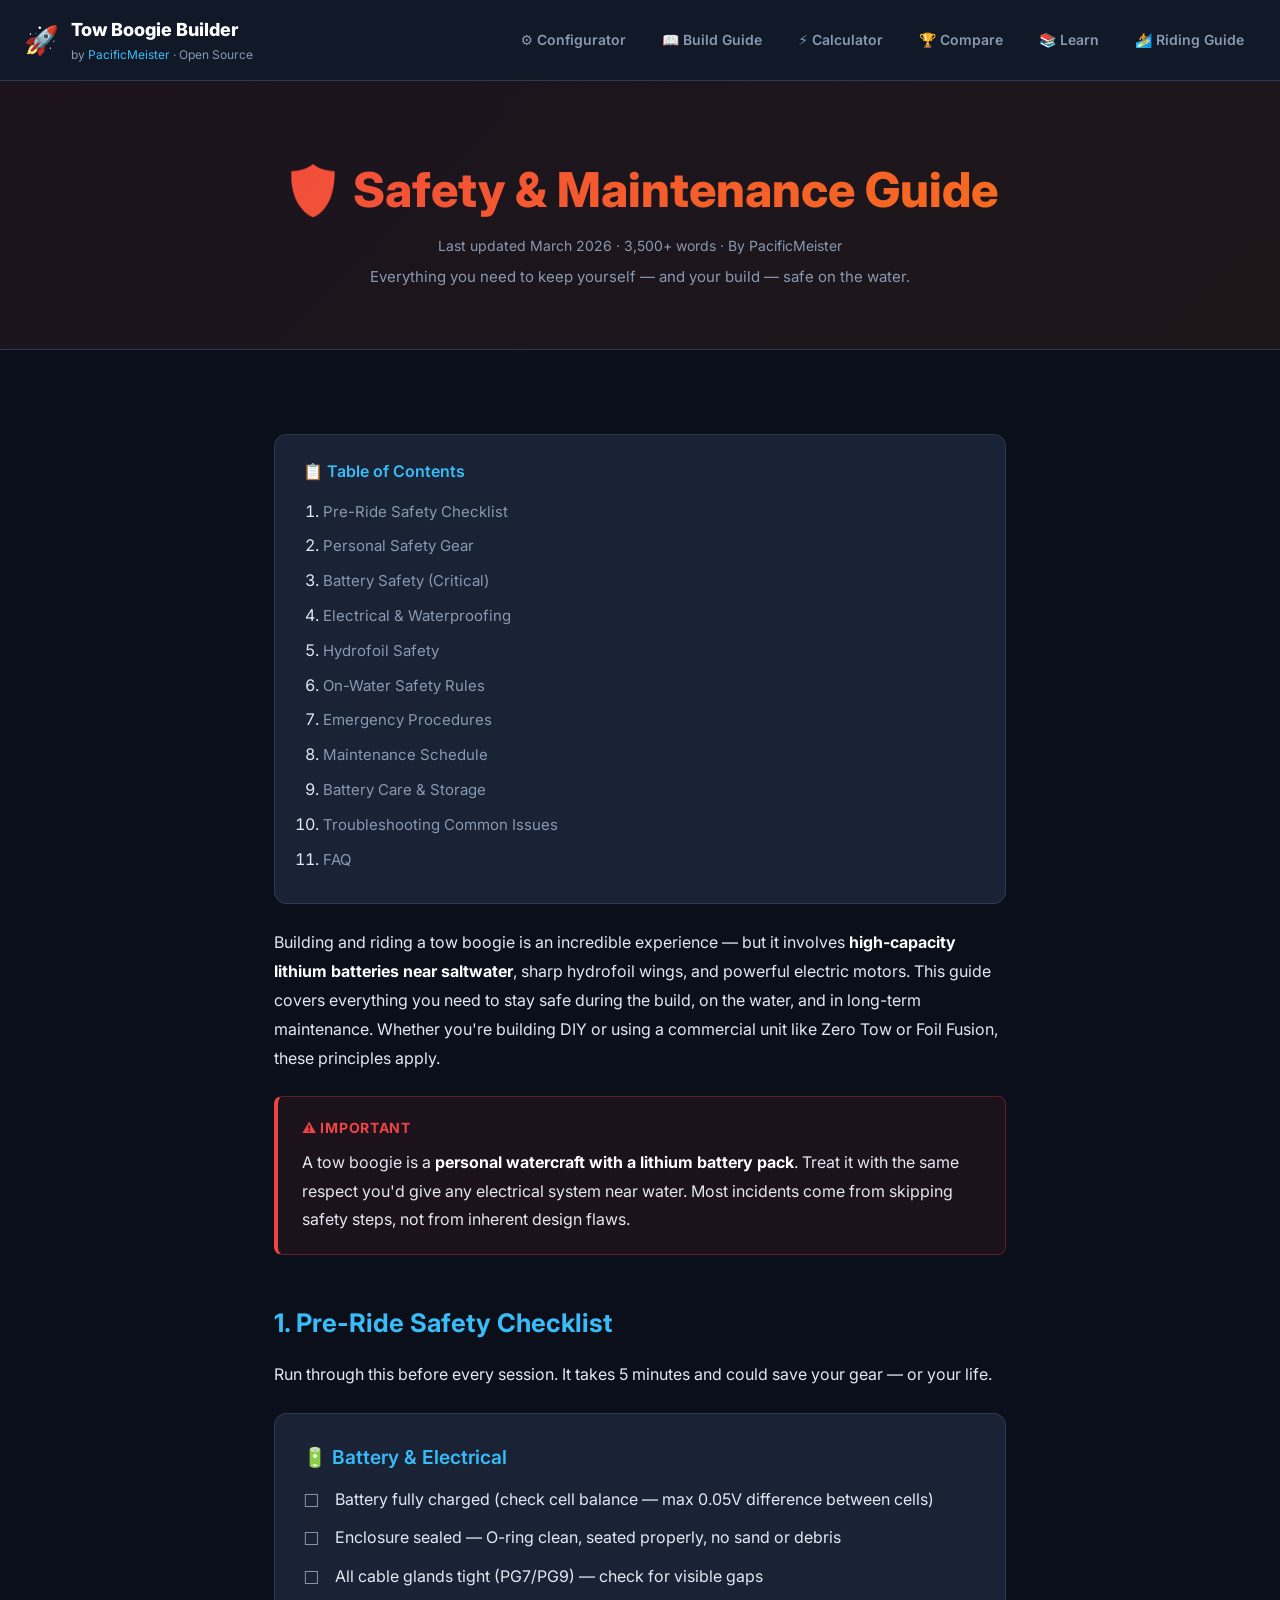
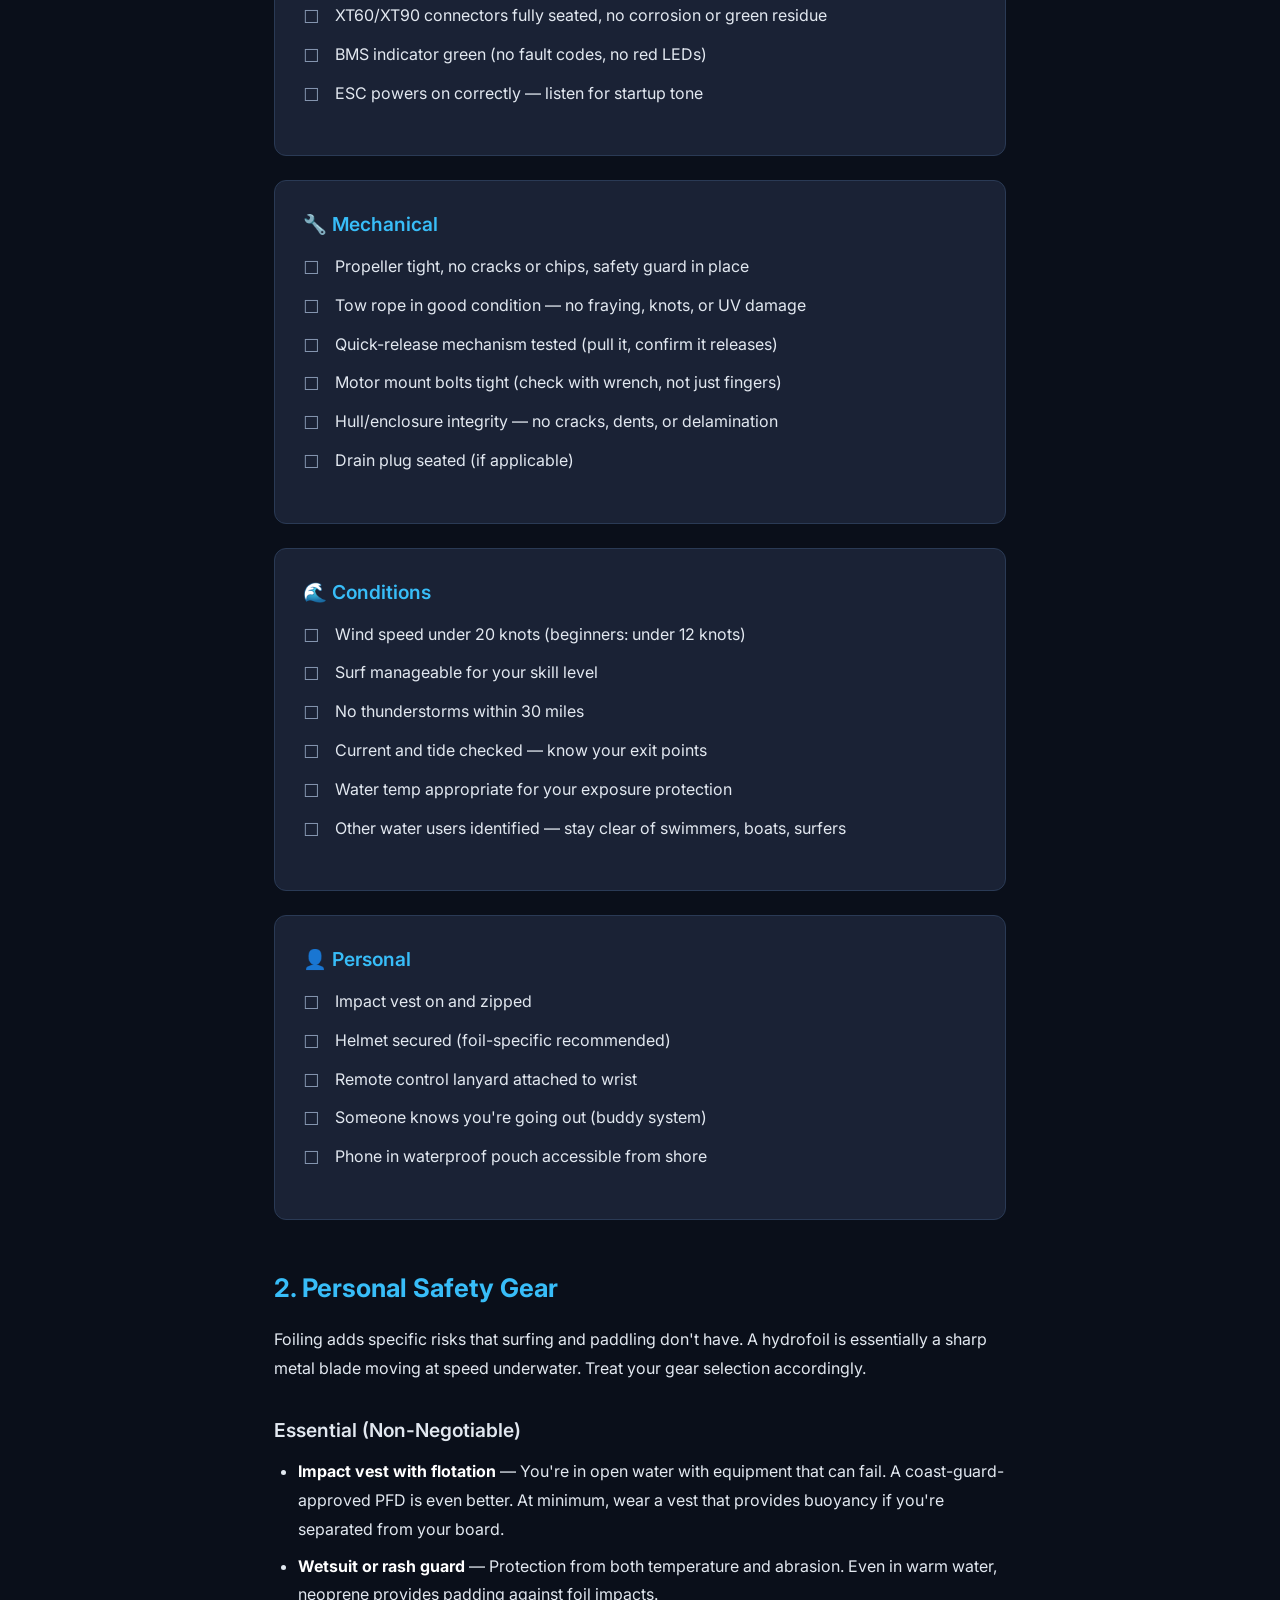
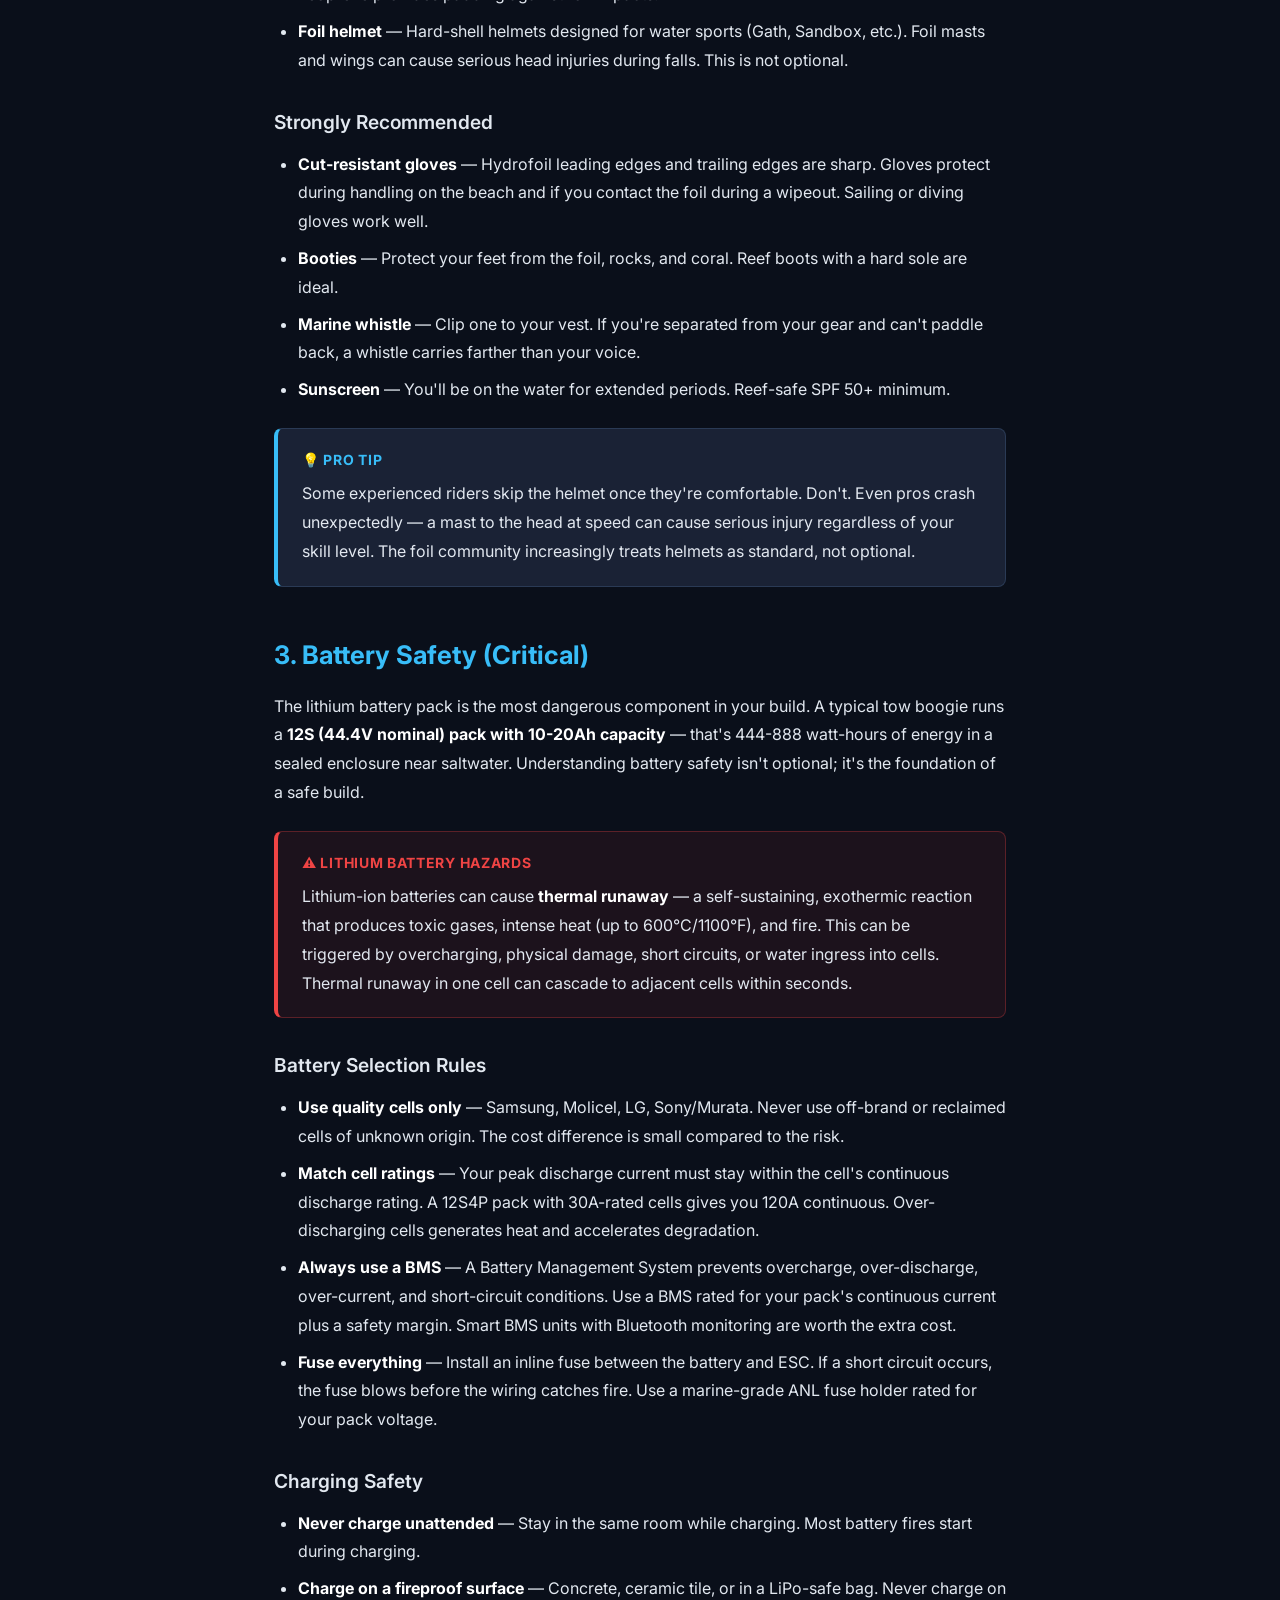
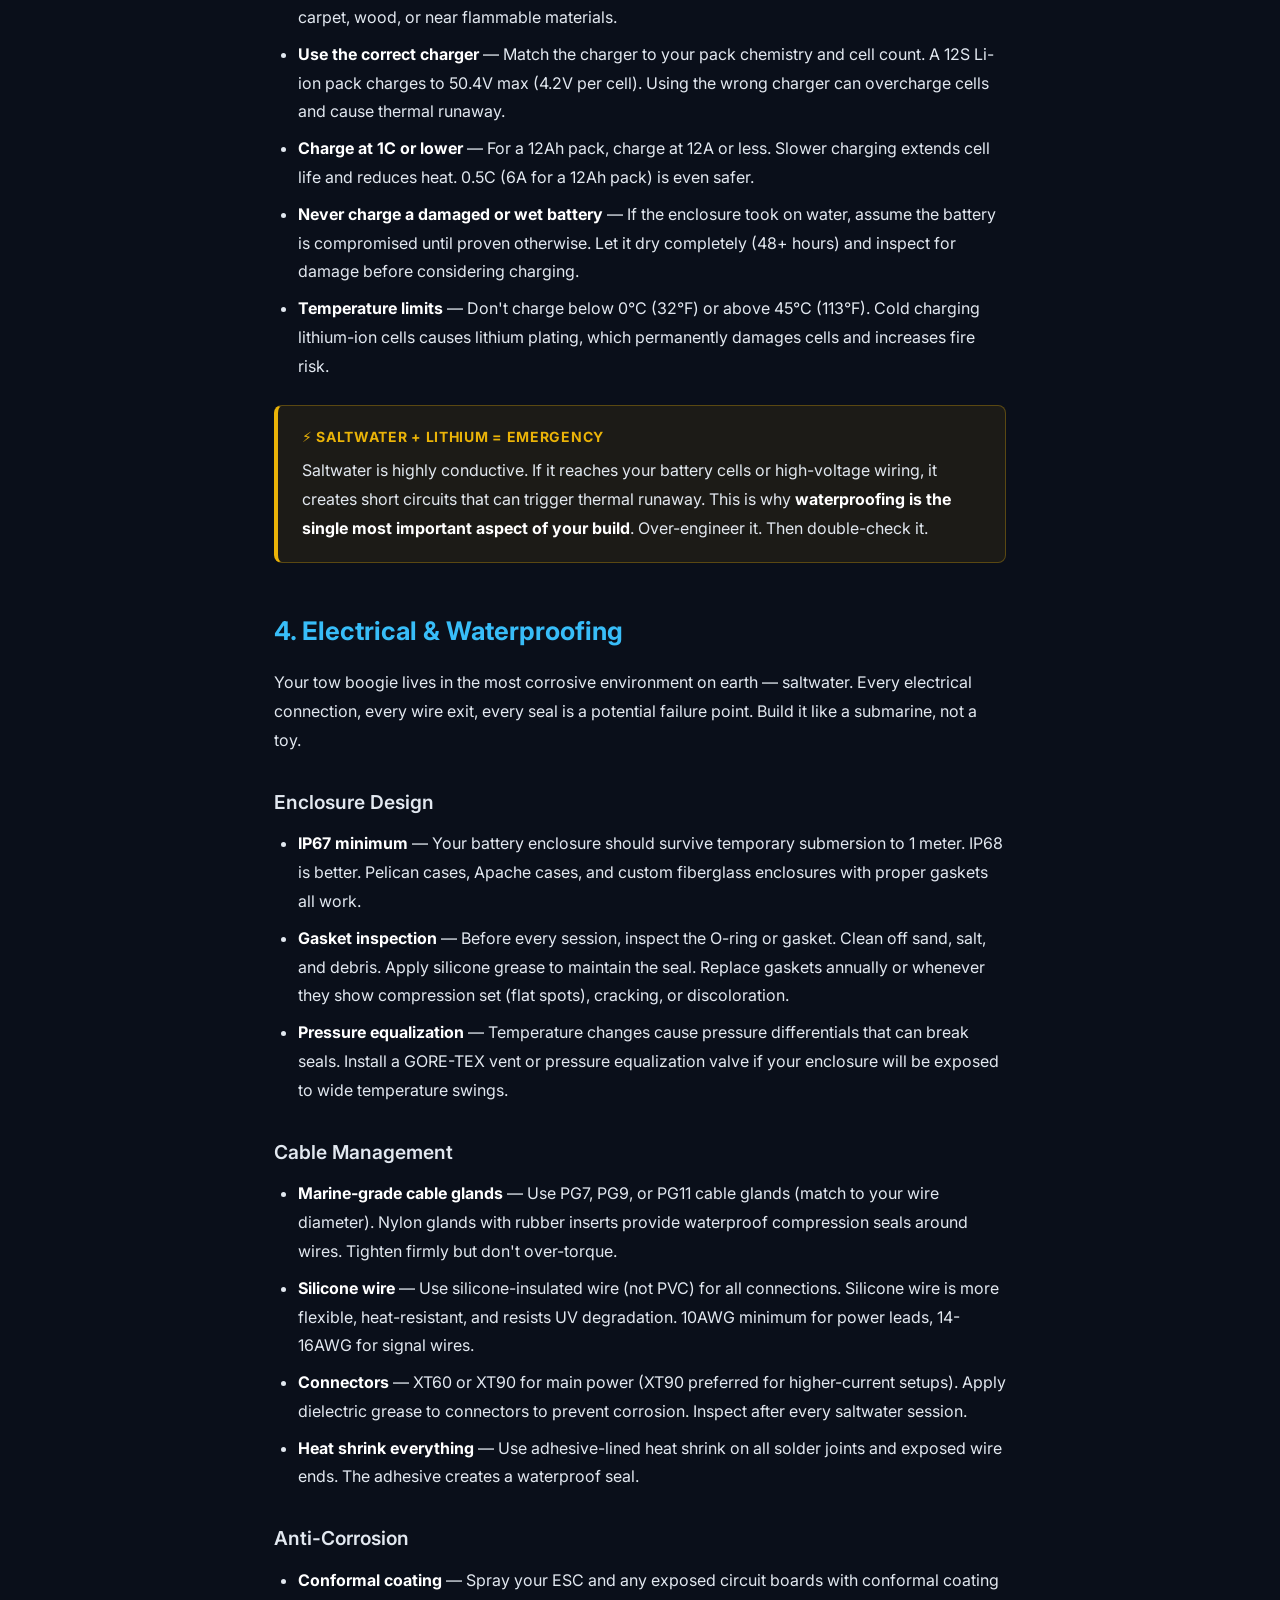
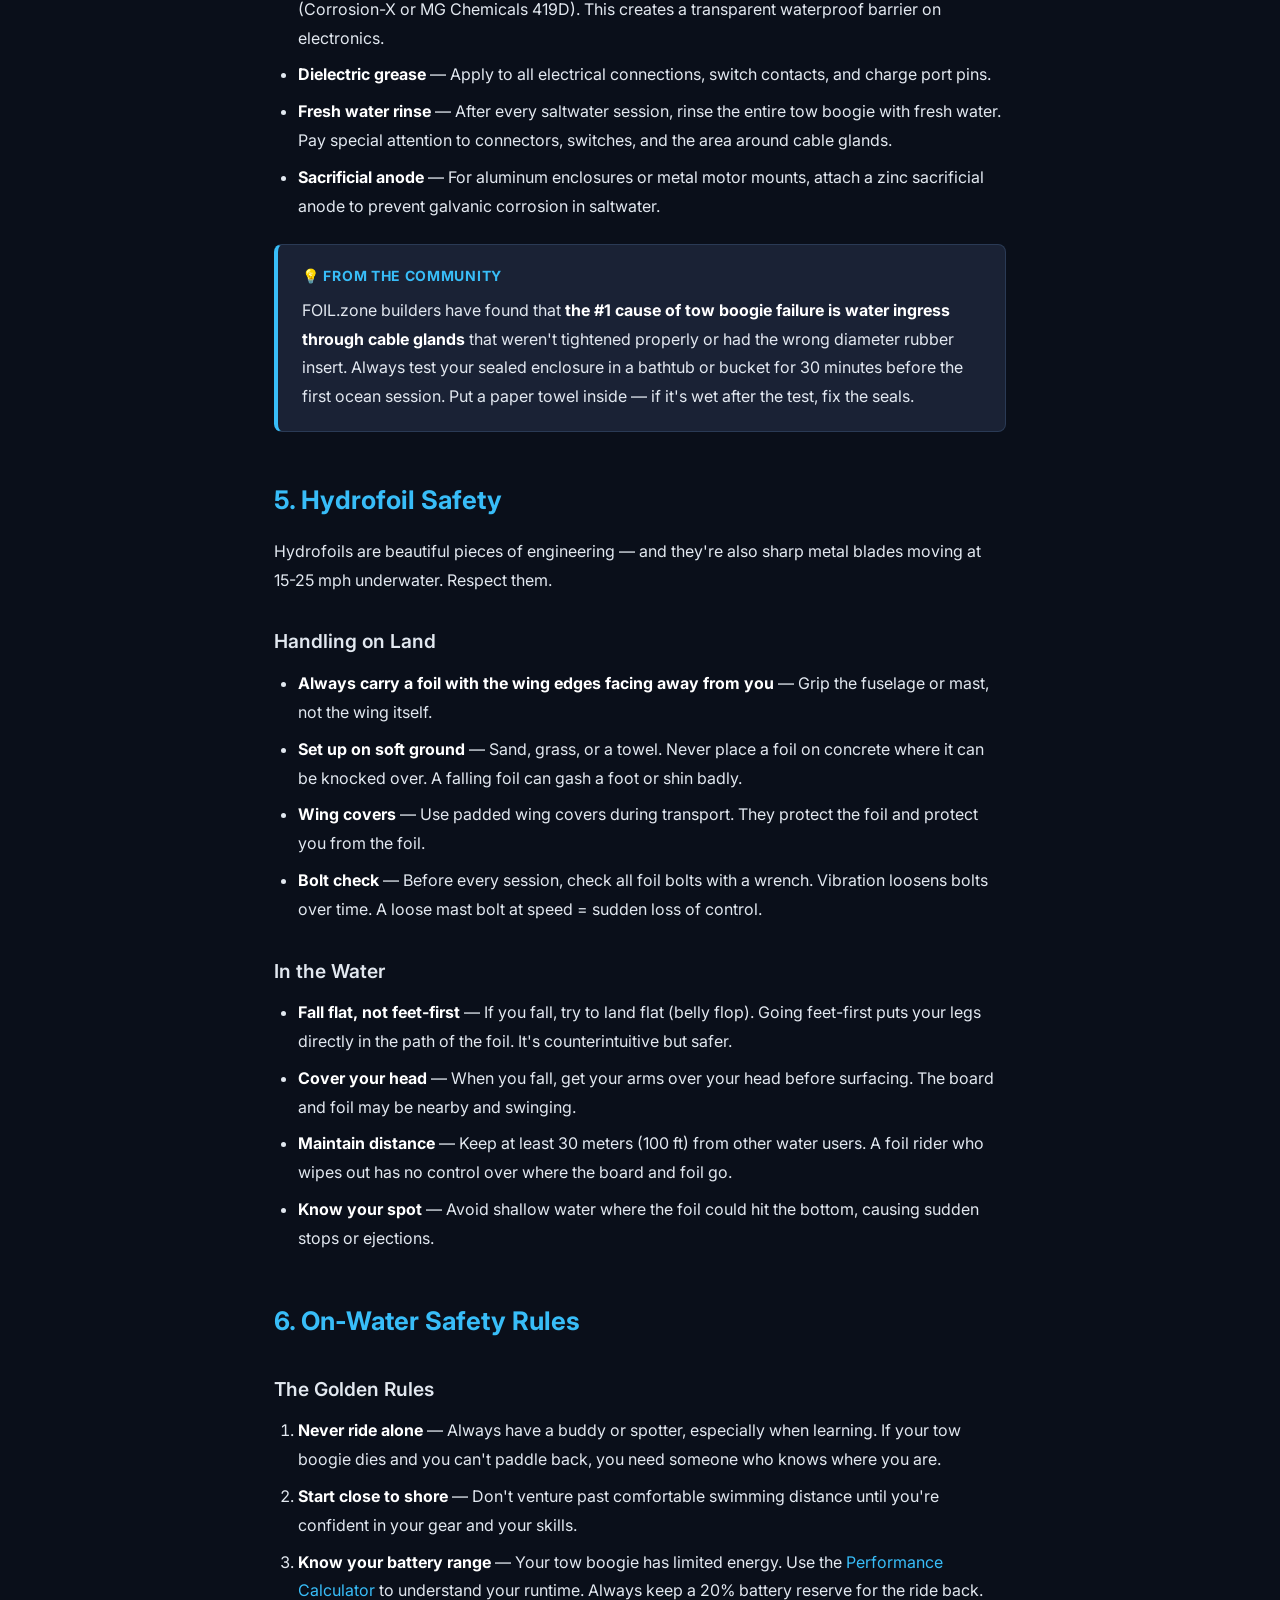
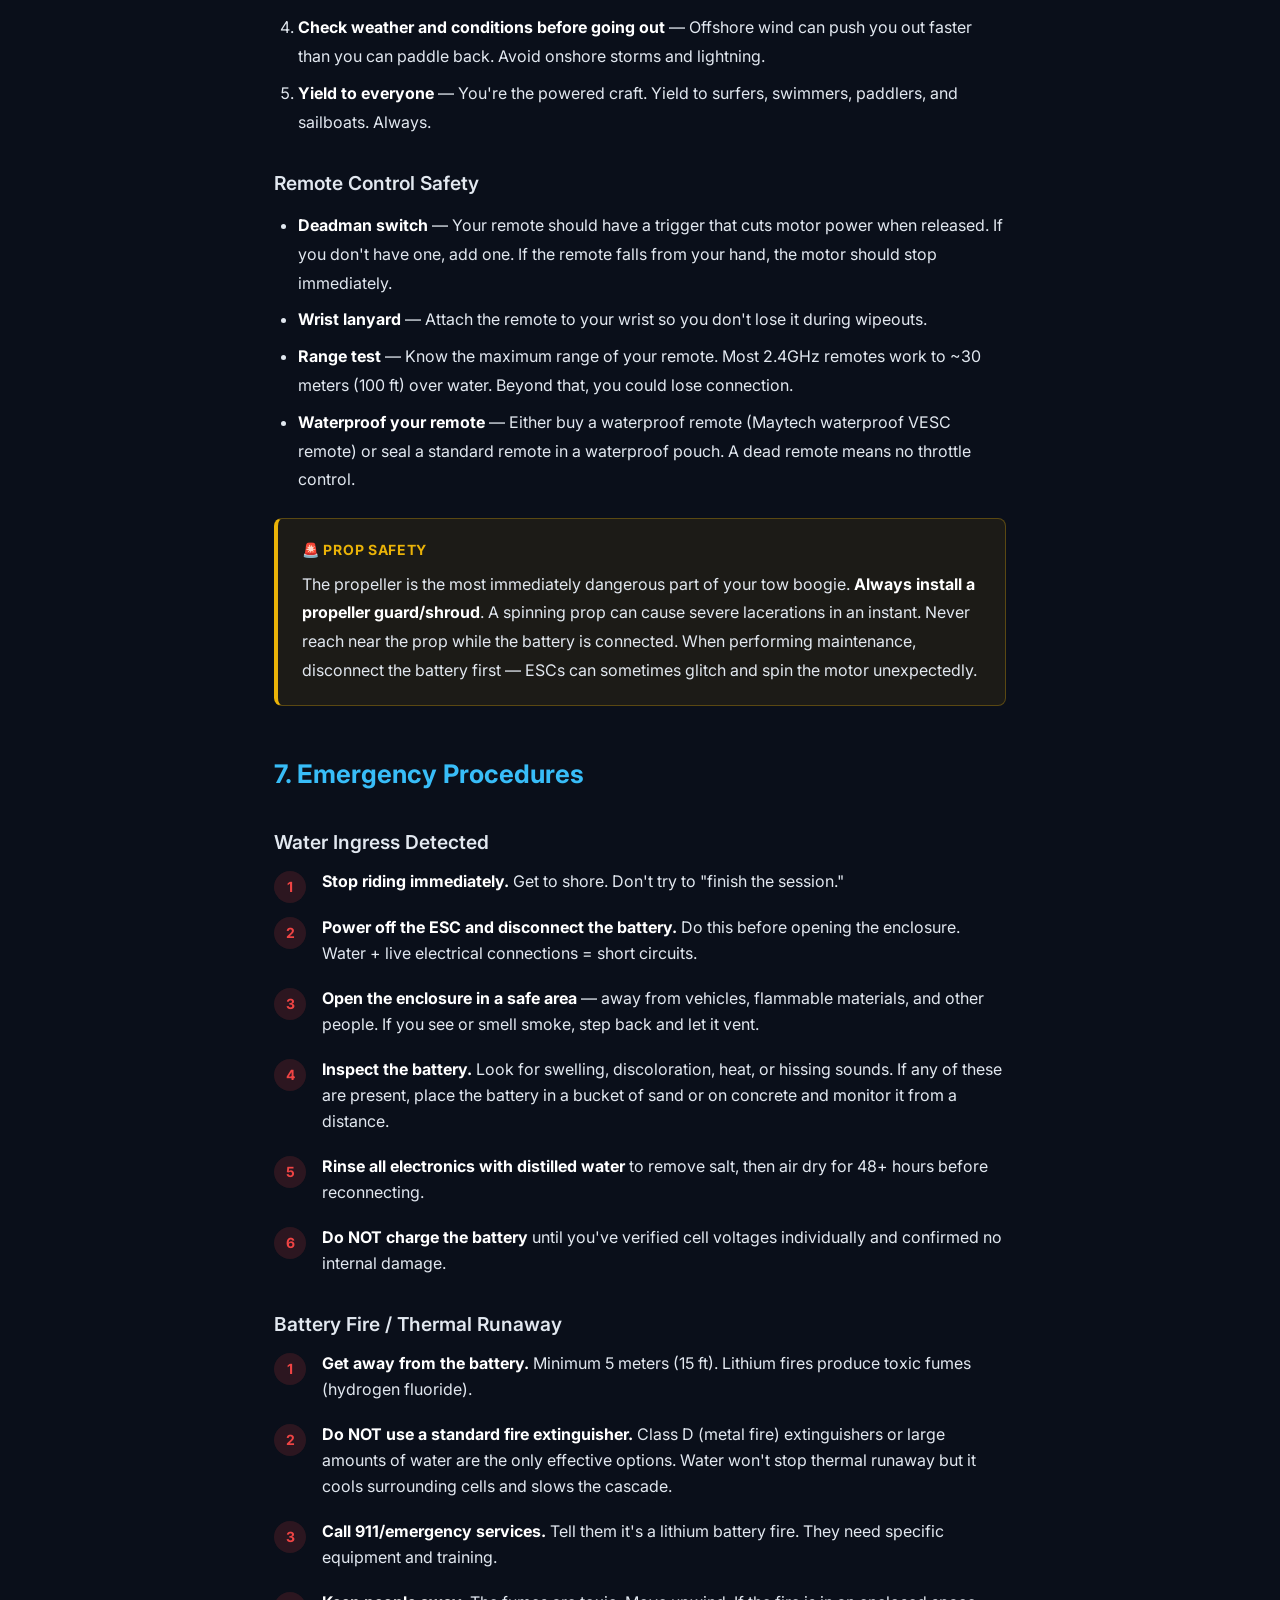
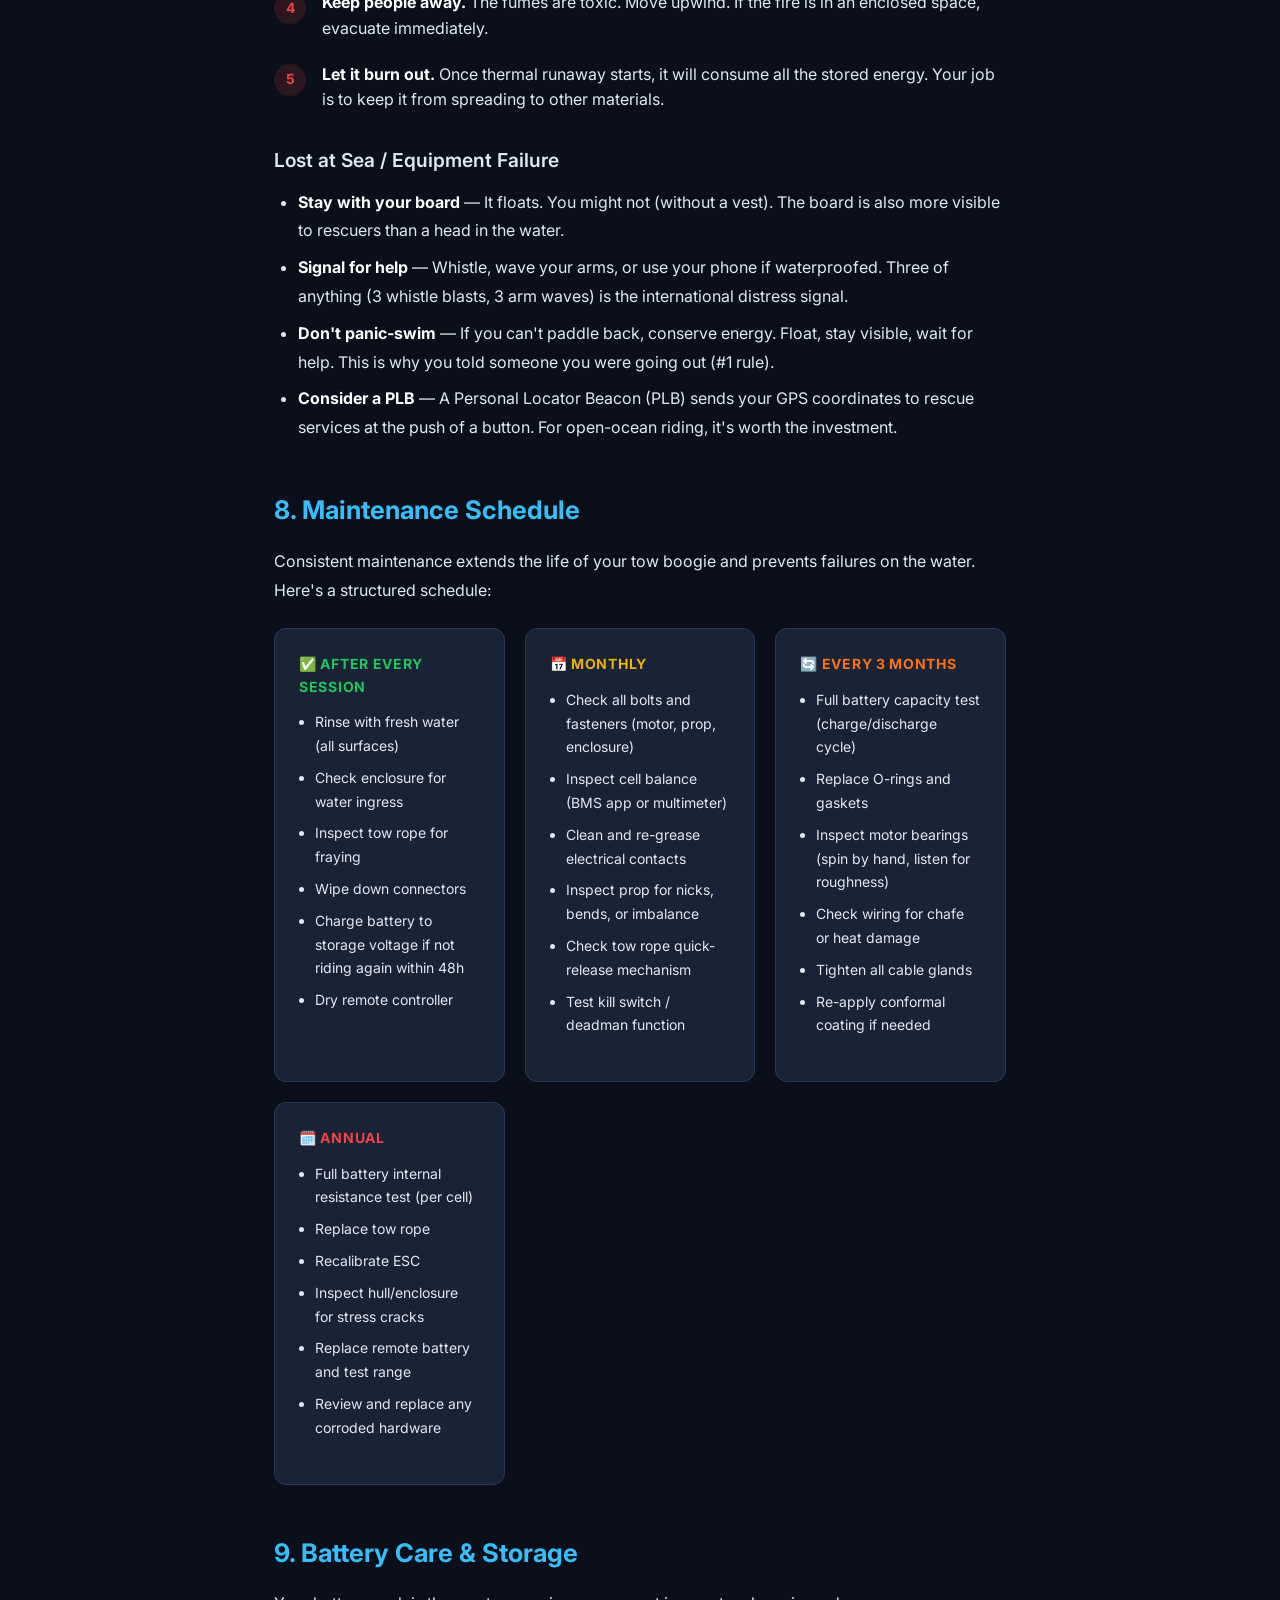
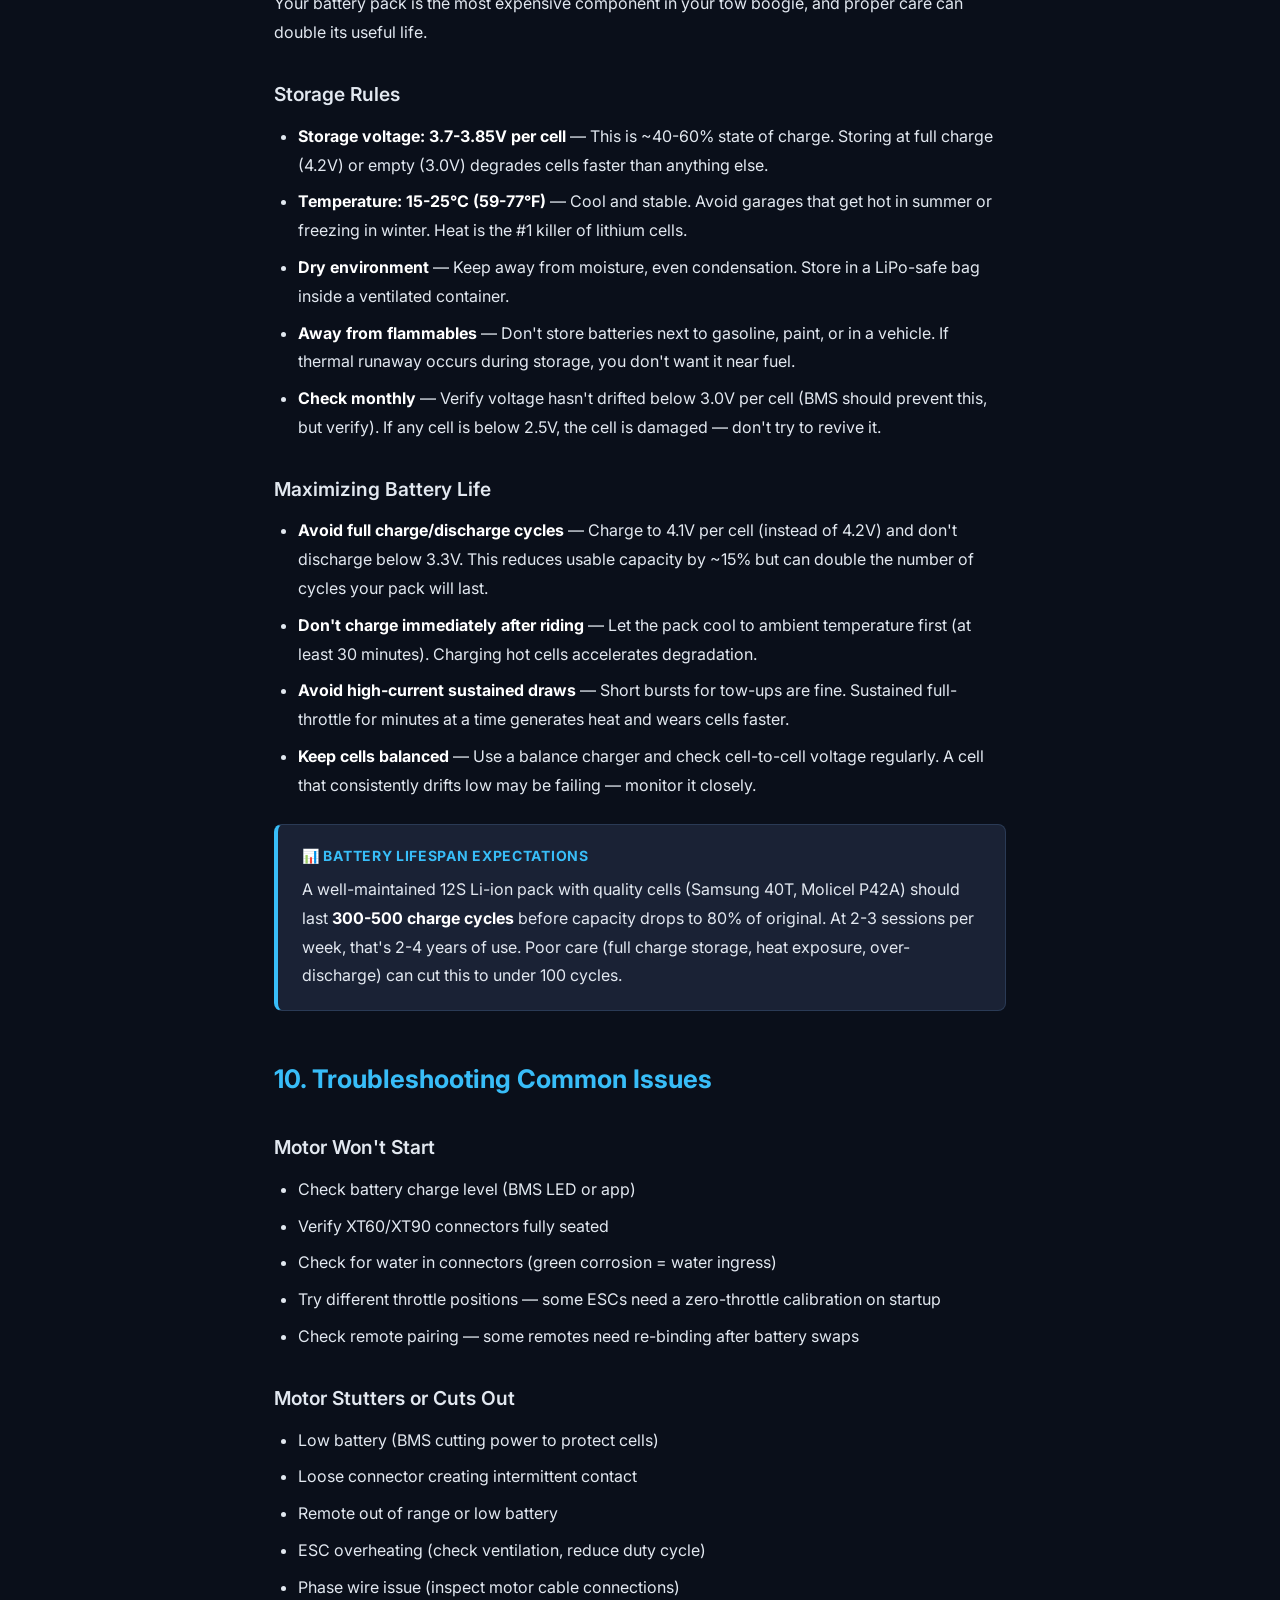
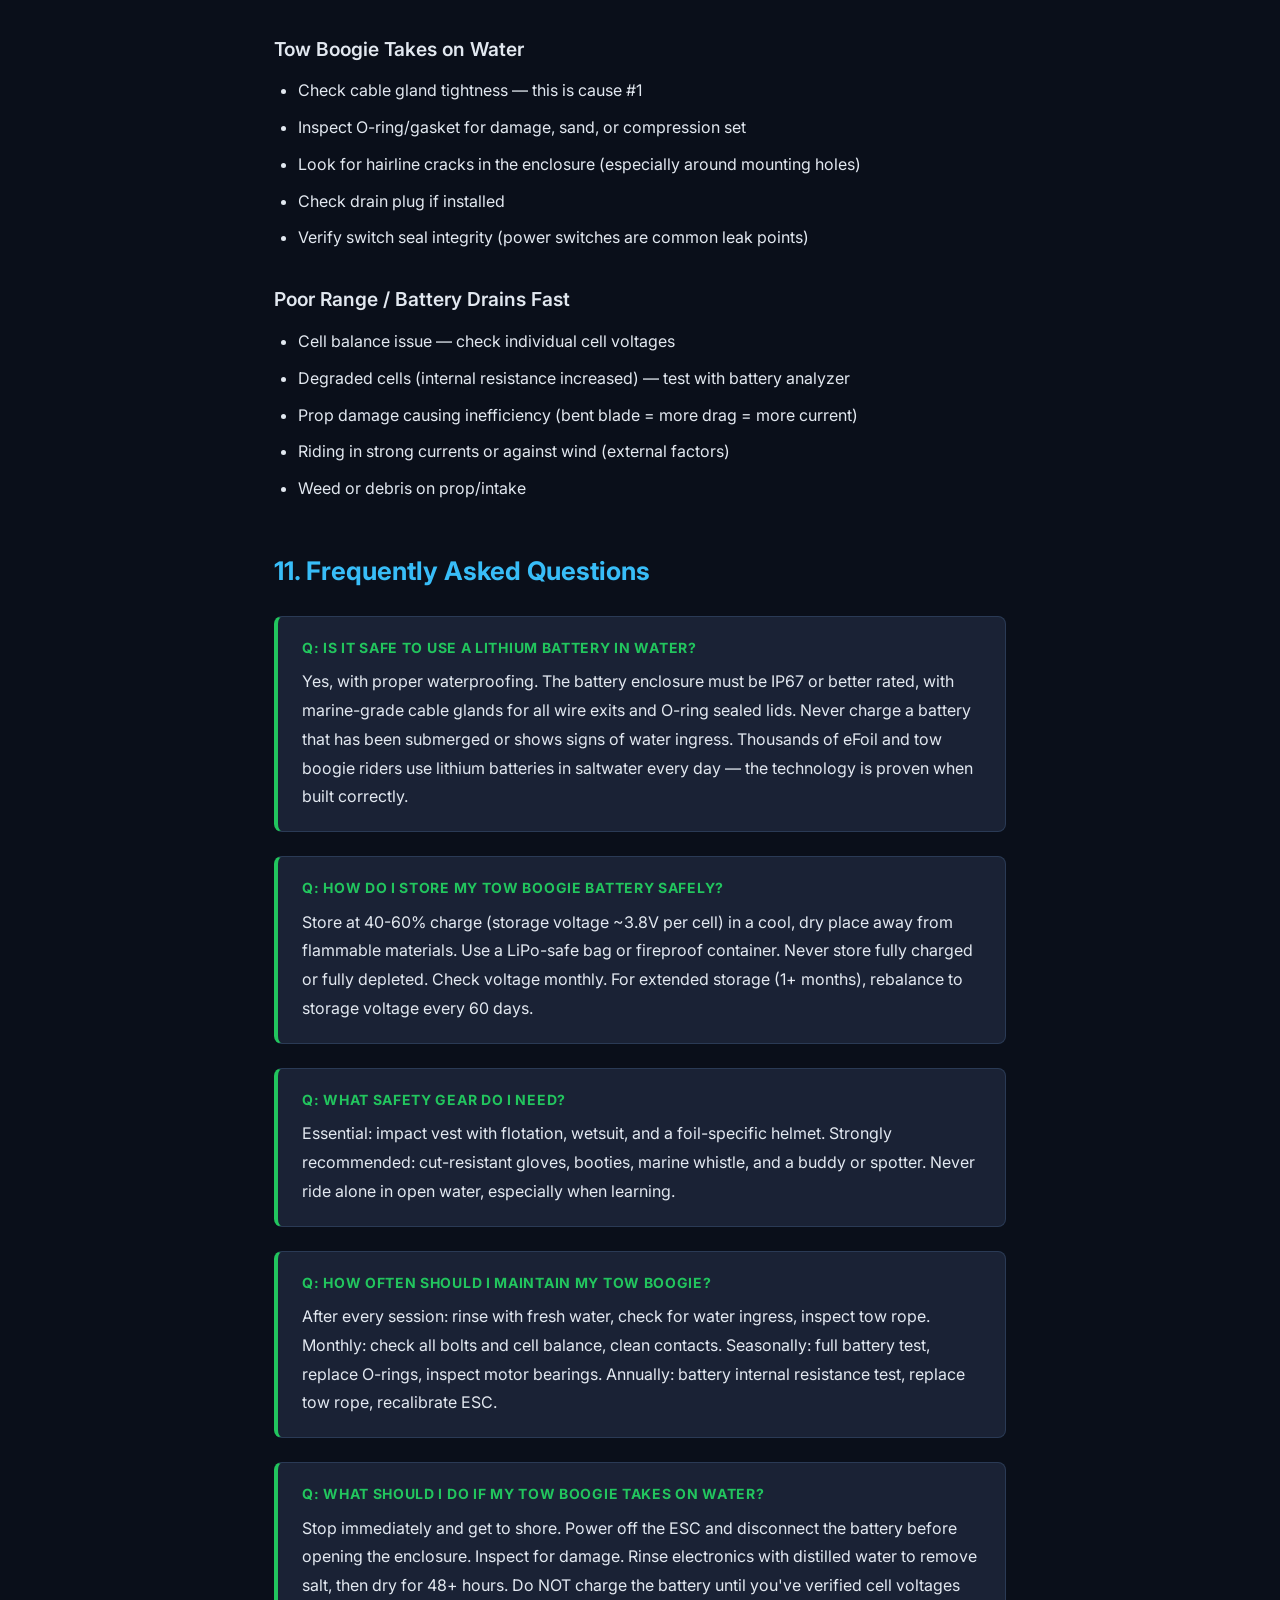
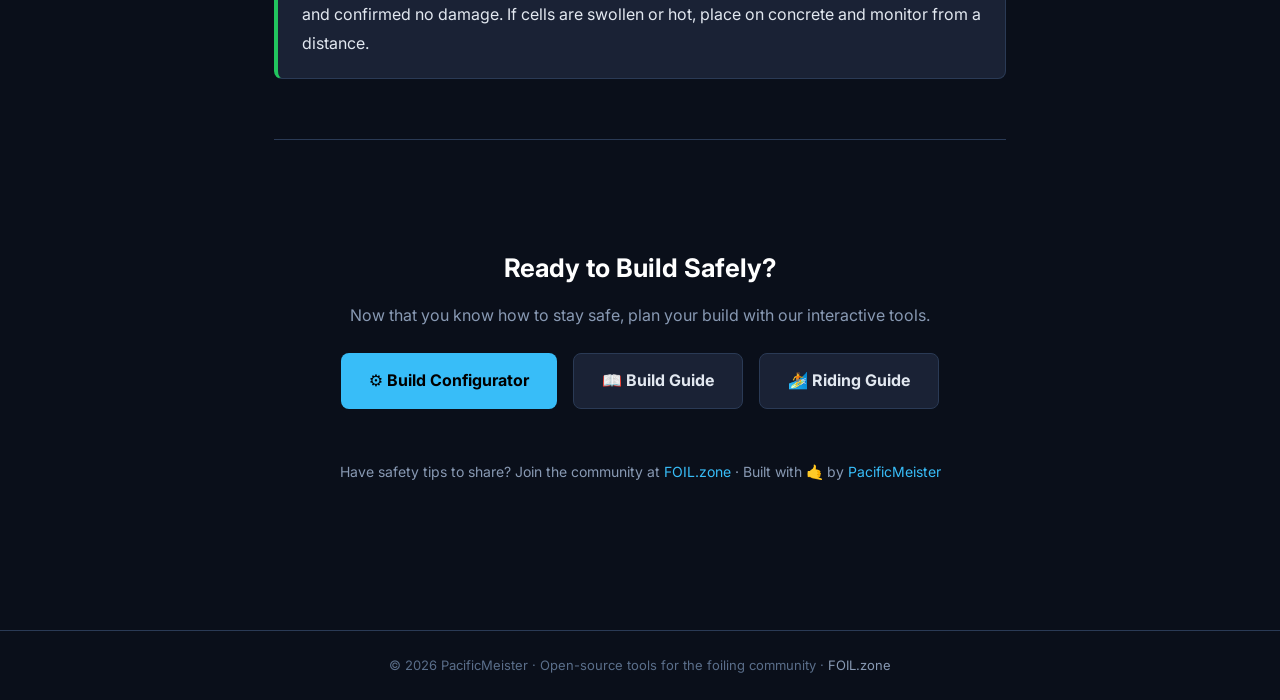
<file: safety-guide.html>
<!DOCTYPE html>
<html lang="en">
<head>
  <meta charset="UTF-8">
  <meta name="viewport" content="width=device-width, initial-scale=1.0">
  <title>Tow Boogie Safety & Maintenance Guide — Battery, Electrical & Water Safety (2026)</title>
  <meta name="description" content="Essential safety and maintenance guide for DIY tow boogies. Covers battery safety, waterproofing, pre-ride checklists, emergency procedures, and long-term maintenance schedules.">
  <meta name="keywords" content="tow boogie safety, DIY efoil safety, lithium battery water safety, tow boogie maintenance, electric foil safety checklist, tow device waterproofing, foil battery care, tow boogie pre-ride check">
  <meta name="author" content="PacificMeister">
  <meta name="robots" content="index, follow">

  <!-- Open Graph -->
  <meta property="og:type" content="article">
  <meta property="og:title" content="Tow Boogie Safety & Maintenance Guide — Complete 2026 Reference">
  <meta property="og:description" content="Everything you need to know about tow boogie safety: battery handling, waterproofing, pre-ride checks, emergency procedures, and maintenance schedules. From the DIY eFoil pioneer.">
  <meta property="og:url" content="https://pacificmeister.github.io/towboogie-build/safety-guide.html">
  <meta property="og:site_name" content="PacificMeister">

  <!-- Twitter Card -->
  <meta name="twitter:card" content="summary_large_image">
  <meta name="twitter:title" content="Tow Boogie Safety & Maintenance Guide">
  <meta name="twitter:description" content="Battery safety, waterproofing, pre-ride checklists, and maintenance schedules for DIY tow boogies.">

  <!-- Favicon -->
  <link rel="icon" href="data:image/svg+xml,<svg xmlns='http://www.w3.org/2000/svg' viewBox='0 0 100 100'><text y='.9em' font-size='90'>🚀</text></svg>">

  <!-- Canonical -->
  <link rel="canonical" href="https://pacificmeister.github.io/towboogie-build/safety-guide.html">

  <!-- JSON-LD Article -->
  <script type="application/ld+json">
  {
    "@context": "https://schema.org",
    "@type": "Article",
    "headline": "Tow Boogie Safety & Maintenance Guide",
    "description": "Comprehensive safety and maintenance guide for DIY and commercial tow boogies. Covers battery safety, electrical waterproofing, pre-ride checklists, emergency procedures, and long-term maintenance.",
    "author": {
      "@type": "Person",
      "name": "PacificMeister",
      "url": "https://pacificmeister.github.io"
    },
    "publisher": {
      "@type": "Organization",
      "name": "PacificMeister",
      "url": "https://pacificmeister.github.io"
    },
    "datePublished": "2026-03-14",
    "dateModified": "2026-03-14",
    "mainEntityOfPage": "https://pacificmeister.github.io/towboogie-build/safety-guide.html",
    "keywords": ["tow boogie safety", "DIY efoil safety", "lithium battery water safety", "tow boogie maintenance", "foil battery care"]
  }
  </script>

  <!-- FAQ Schema -->
  <script type="application/ld+json">
  {
    "@context": "https://schema.org",
    "@type": "FAQPage",
    "mainEntity": [
      {
        "@type": "Question",
        "name": "Is it safe to use a lithium battery in water?",
        "acceptedAnswer": {
          "@type": "Answer",
          "text": "Yes, with proper waterproofing. The battery enclosure must be IP67 or better rated, with marine-grade cable glands (PG7/PG9) for all wire exits, and O-ring sealed lids. Never charge a battery that has been submerged or shows signs of water ingress. Use a Pelican-style case with proper gaskets for maximum safety."
        }
      },
      {
        "@type": "Question",
        "name": "How do I store my tow boogie battery safely?",
        "acceptedAnswer": {
          "@type": "Answer",
          "text": "Store lithium batteries at 40-60% charge (storage voltage ~3.8V per cell) in a cool, dry place away from flammable materials. Use a LiPo-safe bag or fireproof container. Never store fully charged or fully depleted. Check voltage monthly. For extended storage (1+ months), rebalance to storage voltage every 60 days."
        }
      },
      {
        "@type": "Question",
        "name": "What safety gear do I need for tow boogie riding?",
        "acceptedAnswer": {
          "@type": "Answer",
          "text": "Essential: impact vest (flotation), wetsuit, foil-specific helmet. Strongly recommended: cut-resistant gloves (hydrofoils are sharp), quick-release tow rope attachment, marine whistle, and a buddy or spotter. Never ride alone in open water, especially when learning."
        }
      },
      {
        "@type": "Question",
        "name": "How often should I maintain my tow boogie?",
        "acceptedAnswer": {
          "@type": "Answer",
          "text": "After every session: rinse with fresh water, check for water ingress, inspect tow rope and connections. Monthly: check all bolts and fasteners, inspect battery balance and cell voltages, clean and re-grease electrical contacts. Seasonally: full battery health check, replace O-rings and gaskets, inspect prop and motor for wear, recalibrate ESC if needed."
        }
      },
      {
        "@type": "Question",
        "name": "What should I do if my tow boogie takes on water?",
        "acceptedAnswer": {
          "@type": "Answer",
          "text": "Stop using it immediately. Open the enclosure away from flammable materials. If the battery is wet, do NOT charge it. Disconnect all electrical connections. Rinse electronics with distilled water to remove salt, then dry thoroughly for 48+ hours. Inspect the battery for swelling, discoloration, or heat. If any cells are damaged, dispose of the battery safely at a hazardous waste facility — do not throw it in the trash."
        }
      }
    ]
  }
  </script>

  <link rel="preconnect" href="https://fonts.googleapis.com">
  <link rel="preconnect" href="https://fonts.gstatic.com" crossorigin>
  <link href="https://fonts.googleapis.com/css2?family=Inter:wght@400;500;600;700;800&display=swap" rel="stylesheet">
  <link rel="stylesheet" href="style.css">
  <style>
    .article-hero {
      text-align: center;
      padding: 80px 0 60px;
      background: linear-gradient(135deg, rgba(239,68,68,0.08) 0%, rgba(249,115,22,0.08) 100%);
      border-bottom: 1px solid var(--border);
    }
    .article-hero h1 {
      font-size: clamp(2rem, 5vw, 3rem);
      font-weight: 800;
      line-height: 1.2;
      margin-bottom: 16px;
      background: linear-gradient(135deg, #ef4444, #f97316);
      -webkit-background-clip: text;
      -webkit-text-fill-color: transparent;
      background-clip: text;
    }
    .article-hero .meta {
      color: var(--text-dim);
      font-size: 14px;
    }
    .article-body {
      max-width: 780px;
      margin: 0 auto;
      padding: 60px 24px 100px;
    }
    .article-body h2 {
      font-size: 1.6rem;
      font-weight: 700;
      margin: 48px 0 16px;
      color: var(--accent);
    }
    .article-body h3 {
      font-size: 1.2rem;
      font-weight: 600;
      margin: 32px 0 12px;
      color: var(--text);
    }
    .article-body p {
      margin-bottom: 16px;
      color: var(--text);
      line-height: 1.8;
    }
    .article-body ul, .article-body ol {
      margin: 0 0 20px 24px;
      line-height: 1.8;
    }
    .article-body li {
      margin-bottom: 8px;
    }
    .article-body strong {
      color: #fff;
    }
    .warning-box {
      background: rgba(239,68,68,0.08);
      border: 1px solid rgba(239,68,68,0.3);
      border-left: 4px solid #ef4444;
      border-radius: var(--radius-sm);
      padding: 20px 24px;
      margin: 24px 0;
    }
    .warning-box .label {
      font-weight: 700;
      color: #ef4444;
      font-size: 14px;
      text-transform: uppercase;
      letter-spacing: 0.05em;
      margin-bottom: 8px;
    }
    .caution-box {
      background: rgba(234,179,8,0.08);
      border: 1px solid rgba(234,179,8,0.3);
      border-left: 4px solid #eab308;
      border-radius: var(--radius-sm);
      padding: 20px 24px;
      margin: 24px 0;
    }
    .caution-box .label {
      font-weight: 700;
      color: #eab308;
      font-size: 14px;
      text-transform: uppercase;
      letter-spacing: 0.05em;
      margin-bottom: 8px;
    }
    .info-box {
      background: var(--surface-2);
      border: 1px solid var(--border);
      border-left: 4px solid var(--accent);
      border-radius: var(--radius-sm);
      padding: 20px 24px;
      margin: 24px 0;
    }
    .info-box .label {
      font-weight: 700;
      color: var(--accent);
      font-size: 14px;
      text-transform: uppercase;
      letter-spacing: 0.05em;
      margin-bottom: 8px;
    }
    .checklist {
      background: var(--surface-2);
      border: 1px solid var(--border);
      border-radius: var(--radius);
      padding: 28px;
      margin: 24px 0;
    }
    .checklist h3 {
      margin-top: 0;
      color: var(--accent);
    }
    .checklist ul {
      list-style: none;
      margin-left: 0;
      padding-left: 0;
    }
    .checklist li {
      position: relative;
      padding-left: 32px;
      margin-bottom: 10px;
    }
    .checklist li::before {
      content: '☐';
      position: absolute;
      left: 0;
      color: var(--text-dim);
      font-size: 18px;
    }
    .schedule-grid {
      display: grid;
      grid-template-columns: repeat(auto-fit, minmax(220px, 1fr));
      gap: 20px;
      margin: 24px 0;
    }
    .schedule-card {
      background: var(--surface-2);
      border: 1px solid var(--border);
      border-radius: var(--radius);
      padding: 24px;
      transition: border-color 0.2s;
    }
    .schedule-card:hover {
      border-color: var(--accent);
    }
    .schedule-card h4 {
      font-size: 14px;
      font-weight: 700;
      text-transform: uppercase;
      letter-spacing: 0.05em;
      margin-bottom: 12px;
    }
    .schedule-card.after-session h4 { color: #22c55e; }
    .schedule-card.monthly h4 { color: #eab308; }
    .schedule-card.seasonal h4 { color: #f97316; }
    .schedule-card.annual h4 { color: #ef4444; }
    .schedule-card ul {
      list-style: disc;
      margin-left: 16px;
      font-size: 14px;
      line-height: 1.7;
    }
    .toc {
      background: var(--surface-2);
      border: 1px solid var(--border);
      border-radius: var(--radius);
      padding: 24px 28px;
      margin: 24px 0;
    }
    .toc h3 {
      margin: 0 0 12px;
      color: var(--accent);
      font-size: 16px;
    }
    .toc ol {
      margin: 0;
      padding-left: 20px;
    }
    .toc li {
      margin-bottom: 6px;
    }
    .toc a {
      color: var(--text-dim);
      text-decoration: none;
      font-size: 15px;
      transition: color 0.15s;
    }
    .toc a:hover {
      color: var(--accent);
    }
    .emergency-steps {
      counter-reset: emergency;
    }
    .emergency-step {
      position: relative;
      padding-left: 48px;
      margin-bottom: 20px;
      counter-increment: emergency;
    }
    .emergency-step::before {
      content: counter(emergency);
      position: absolute;
      left: 0;
      top: 2px;
      width: 32px;
      height: 32px;
      background: rgba(239,68,68,0.15);
      color: #ef4444;
      border-radius: 50%;
      display: flex;
      align-items: center;
      justify-content: center;
      font-weight: 700;
      font-size: 14px;
    }
    @media (max-width: 768px) {
      .schedule-grid { grid-template-columns: 1fr; }
    }
  </style>
</head>
<body>

<!-- Nav -->
  <header class="header" style="position:sticky;top:0;z-index:100;">
    <div class="container">
      <div class="header-inner" style="display:flex;align-items:center;justify-content:space-between;padding:16px 0;">
        <div class="logo" style="display:flex;align-items:center;gap:12px;">
          <span style="font-size:28px;">🚀</span>
          <div>
            <a href="index.html" style="font-size:18px;font-weight:800;color:#fff;text-decoration:none;">Tow Boogie Builder</a>
            <p style="font-size:12px;color:var(--text-dim);margin:0;">by <a href="https://pacificmeister.github.io" style="color:var(--accent);">PacificMeister</a> · Open Source</p>
          </div>
        </div>
        <nav style="display:flex;align-items:center;gap:12px;flex-wrap:wrap;">
          <a href="index.html" style="color:var(--text-dim);font-size:14px;font-weight:600;padding:6px 12px;">⚙️ Configurator</a>
          <a href="guide.html" style="color:var(--text-dim);font-size:14px;font-weight:600;padding:6px 12px;">📖 Build Guide</a>
          <a href="calculator.html" style="color:var(--text-dim);font-size:14px;font-weight:600;padding:6px 12px;">⚡ Calculator</a>
          <a href="compare.html" style="color:var(--text-dim);font-size:14px;font-weight:600;padding:6px 12px;">🏆 Compare</a>
          <a href="what-is-a-tow-boogie.html" style="color:var(--text-dim);font-size:14px;font-weight:600;padding:6px 12px;">📚 Learn</a>
          <a href="riding-guide.html" style="color:var(--text-dim);font-size:14px;font-weight:600;padding:6px 12px;">🏄 Riding Guide</a>
        </nav>
      </div>
    </div>
  </header>

  <!-- Hero -->
  <section class="article-hero">
    <div class="container">
      <h1>🛡️ Safety & Maintenance Guide</h1>
      <p class="meta">Last updated March 2026 · 3,500+ words · By PacificMeister</p>
      <p style="color:var(--text-dim);margin-top:8px;font-size:15px;">Everything you need to keep yourself — and your build — safe on the water.</p>
    </div>
  </section>

  <!-- Content -->
  <div class="article-body">

    <div class="toc">
      <h3>📋 Table of Contents</h3>
      <ol>
        <li><a href="#pre-ride">Pre-Ride Safety Checklist</a></li>
        <li><a href="#personal-safety">Personal Safety Gear</a></li>
        <li><a href="#battery-safety">Battery Safety (Critical)</a></li>
        <li><a href="#electrical">Electrical & Waterproofing</a></li>
        <li><a href="#foil-safety">Hydrofoil Safety</a></li>
        <li><a href="#water-safety">On-Water Safety Rules</a></li>
        <li><a href="#emergency">Emergency Procedures</a></li>
        <li><a href="#maintenance">Maintenance Schedule</a></li>
        <li><a href="#battery-care">Battery Care & Storage</a></li>
        <li><a href="#troubleshooting">Troubleshooting Common Issues</a></li>
        <li><a href="#faq">FAQ</a></li>
      </ol>
    </div>

    <p>Building and riding a tow boogie is an incredible experience — but it involves <strong>high-capacity lithium batteries near saltwater</strong>, sharp hydrofoil wings, and powerful electric motors. This guide covers everything you need to stay safe during the build, on the water, and in long-term maintenance. Whether you're building DIY or using a commercial unit like Zero Tow or Foil Fusion, these principles apply.</p>

    <div class="warning-box">
      <div class="label">⚠️ Important</div>
      <p style="margin:0;">A tow boogie is a <strong>personal watercraft with a lithium battery pack</strong>. Treat it with the same respect you'd give any electrical system near water. Most incidents come from skipping safety steps, not from inherent design flaws.</p>
    </div>

    <!-- Section 1: Pre-Ride Checklist -->
    <h2 id="pre-ride">1. Pre-Ride Safety Checklist</h2>

    <p>Run through this before every session. It takes 5 minutes and could save your gear — or your life.</p>

    <div class="checklist">
      <h3>🔋 Battery & Electrical</h3>
      <ul>
        <li>Battery fully charged (check cell balance — max 0.05V difference between cells)</li>
        <li>Enclosure sealed — O-ring clean, seated properly, no sand or debris</li>
        <li>All cable glands tight (PG7/PG9) — check for visible gaps</li>
        <li>XT60/XT90 connectors fully seated, no corrosion or green residue</li>
        <li>BMS indicator green (no fault codes, no red LEDs)</li>
        <li>ESC powers on correctly — listen for startup tone</li>
      </ul>
    </div>

    <div class="checklist">
      <h3>🔧 Mechanical</h3>
      <ul>
        <li>Propeller tight, no cracks or chips, safety guard in place</li>
        <li>Tow rope in good condition — no fraying, knots, or UV damage</li>
        <li>Quick-release mechanism tested (pull it, confirm it releases)</li>
        <li>Motor mount bolts tight (check with wrench, not just fingers)</li>
        <li>Hull/enclosure integrity — no cracks, dents, or delamination</li>
        <li>Drain plug seated (if applicable)</li>
      </ul>
    </div>

    <div class="checklist">
      <h3>🌊 Conditions</h3>
      <ul>
        <li>Wind speed under 20 knots (beginners: under 12 knots)</li>
        <li>Surf manageable for your skill level</li>
        <li>No thunderstorms within 30 miles</li>
        <li>Current and tide checked — know your exit points</li>
        <li>Water temp appropriate for your exposure protection</li>
        <li>Other water users identified — stay clear of swimmers, boats, surfers</li>
      </ul>
    </div>

    <div class="checklist">
      <h3>👤 Personal</h3>
      <ul>
        <li>Impact vest on and zipped</li>
        <li>Helmet secured (foil-specific recommended)</li>
        <li>Remote control lanyard attached to wrist</li>
        <li>Someone knows you're going out (buddy system)</li>
        <li>Phone in waterproof pouch accessible from shore</li>
      </ul>
    </div>


    <!-- Section 2: Personal Safety Gear -->
    <h2 id="personal-safety">2. Personal Safety Gear</h2>

    <p>Foiling adds specific risks that surfing and paddling don't have. A hydrofoil is essentially a sharp metal blade moving at speed underwater. Treat your gear selection accordingly.</p>

    <h3>Essential (Non-Negotiable)</h3>
    <ul>
      <li><strong>Impact vest with flotation</strong> — You're in open water with equipment that can fail. A coast-guard-approved PFD is even better. At minimum, wear a vest that provides buoyancy if you're separated from your board.</li>
      <li><strong>Wetsuit or rash guard</strong> — Protection from both temperature and abrasion. Even in warm water, neoprene provides padding against foil impacts.</li>
      <li><strong>Foil helmet</strong> — Hard-shell helmets designed for water sports (Gath, Sandbox, etc.). Foil masts and wings can cause serious head injuries during falls. This is not optional.</li>
    </ul>

    <h3>Strongly Recommended</h3>
    <ul>
      <li><strong>Cut-resistant gloves</strong> — Hydrofoil leading edges and trailing edges are sharp. Gloves protect during handling on the beach and if you contact the foil during a wipeout. Sailing or diving gloves work well.</li>
      <li><strong>Booties</strong> — Protect your feet from the foil, rocks, and coral. Reef boots with a hard sole are ideal.</li>
      <li><strong>Marine whistle</strong> — Clip one to your vest. If you're separated from your gear and can't paddle back, a whistle carries farther than your voice.</li>
      <li><strong>Sunscreen</strong> — You'll be on the water for extended periods. Reef-safe SPF 50+ minimum.</li>
    </ul>

    <div class="info-box">
      <div class="label">💡 Pro Tip</div>
      <p style="margin:0;">Some experienced riders skip the helmet once they're comfortable. Don't. Even pros crash unexpectedly — a mast to the head at speed can cause serious injury regardless of your skill level. The foil community increasingly treats helmets as standard, not optional.</p>
    </div>


    <!-- Section 3: Battery Safety -->
    <h2 id="battery-safety">3. Battery Safety (Critical)</h2>

    <p>The lithium battery pack is the most dangerous component in your build. A typical tow boogie runs a <strong>12S (44.4V nominal) pack with 10-20Ah capacity</strong> — that's 444-888 watt-hours of energy in a sealed enclosure near saltwater. Understanding battery safety isn't optional; it's the foundation of a safe build.</p>

    <div class="warning-box">
      <div class="label">⚠️ Lithium Battery Hazards</div>
      <p style="margin:0;">Lithium-ion batteries can cause <strong>thermal runaway</strong> — a self-sustaining, exothermic reaction that produces toxic gases, intense heat (up to 600°C/1100°F), and fire. This can be triggered by overcharging, physical damage, short circuits, or water ingress into cells. Thermal runaway in one cell can cascade to adjacent cells within seconds.</p>
    </div>

    <h3>Battery Selection Rules</h3>
    <ul>
      <li><strong>Use quality cells only</strong> — Samsung, Molicel, LG, Sony/Murata. Never use off-brand or reclaimed cells of unknown origin. The cost difference is small compared to the risk.</li>
      <li><strong>Match cell ratings</strong> — Your peak discharge current must stay within the cell's continuous discharge rating. A 12S4P pack with 30A-rated cells gives you 120A continuous. Over-discharging cells generates heat and accelerates degradation.</li>
      <li><strong>Always use a BMS</strong> — A Battery Management System prevents overcharge, over-discharge, over-current, and short-circuit conditions. Use a BMS rated for your pack's continuous current plus a safety margin. Smart BMS units with Bluetooth monitoring are worth the extra cost.</li>
      <li><strong>Fuse everything</strong> — Install an inline fuse between the battery and ESC. If a short circuit occurs, the fuse blows before the wiring catches fire. Use a marine-grade ANL fuse holder rated for your pack voltage.</li>
    </ul>

    <h3>Charging Safety</h3>
    <ul>
      <li><strong>Never charge unattended</strong> — Stay in the same room while charging. Most battery fires start during charging.</li>
      <li><strong>Charge on a fireproof surface</strong> — Concrete, ceramic tile, or in a LiPo-safe bag. Never charge on carpet, wood, or near flammable materials.</li>
      <li><strong>Use the correct charger</strong> — Match the charger to your pack chemistry and cell count. A 12S Li-ion pack charges to 50.4V max (4.2V per cell). Using the wrong charger can overcharge cells and cause thermal runaway.</li>
      <li><strong>Charge at 1C or lower</strong> — For a 12Ah pack, charge at 12A or less. Slower charging extends cell life and reduces heat. 0.5C (6A for a 12Ah pack) is even safer.</li>
      <li><strong>Never charge a damaged or wet battery</strong> — If the enclosure took on water, assume the battery is compromised until proven otherwise. Let it dry completely (48+ hours) and inspect for damage before considering charging.</li>
      <li><strong>Temperature limits</strong> — Don't charge below 0°C (32°F) or above 45°C (113°F). Cold charging lithium-ion cells causes lithium plating, which permanently damages cells and increases fire risk.</li>
    </ul>

    <div class="caution-box">
      <div class="label">⚡ Saltwater + Lithium = Emergency</div>
      <p style="margin:0;">Saltwater is highly conductive. If it reaches your battery cells or high-voltage wiring, it creates short circuits that can trigger thermal runaway. This is why <strong>waterproofing is the single most important aspect of your build</strong>. Over-engineer it. Then double-check it.</p>
    </div>


    <!-- Section 4: Electrical & Waterproofing -->
    <h2 id="electrical">4. Electrical & Waterproofing</h2>

    <p>Your tow boogie lives in the most corrosive environment on earth — saltwater. Every electrical connection, every wire exit, every seal is a potential failure point. Build it like a submarine, not a toy.</p>

    <h3>Enclosure Design</h3>
    <ul>
      <li><strong>IP67 minimum</strong> — Your battery enclosure should survive temporary submersion to 1 meter. IP68 is better. Pelican cases, Apache cases, and custom fiberglass enclosures with proper gaskets all work.</li>
      <li><strong>Gasket inspection</strong> — Before every session, inspect the O-ring or gasket. Clean off sand, salt, and debris. Apply silicone grease to maintain the seal. Replace gaskets annually or whenever they show compression set (flat spots), cracking, or discoloration.</li>
      <li><strong>Pressure equalization</strong> — Temperature changes cause pressure differentials that can break seals. Install a GORE-TEX vent or pressure equalization valve if your enclosure will be exposed to wide temperature swings.</li>
    </ul>

    <h3>Cable Management</h3>
    <ul>
      <li><strong>Marine-grade cable glands</strong> — Use PG7, PG9, or PG11 cable glands (match to your wire diameter). Nylon glands with rubber inserts provide waterproof compression seals around wires. Tighten firmly but don't over-torque.</li>
      <li><strong>Silicone wire</strong> — Use silicone-insulated wire (not PVC) for all connections. Silicone wire is more flexible, heat-resistant, and resists UV degradation. 10AWG minimum for power leads, 14-16AWG for signal wires.</li>
      <li><strong>Connectors</strong> — XT60 or XT90 for main power (XT90 preferred for higher-current setups). Apply dielectric grease to connectors to prevent corrosion. Inspect after every saltwater session.</li>
      <li><strong>Heat shrink everything</strong> — Use adhesive-lined heat shrink on all solder joints and exposed wire ends. The adhesive creates a waterproof seal.</li>
    </ul>

    <h3>Anti-Corrosion</h3>
    <ul>
      <li><strong>Conformal coating</strong> — Spray your ESC and any exposed circuit boards with conformal coating (Corrosion-X or MG Chemicals 419D). This creates a transparent waterproof barrier on electronics.</li>
      <li><strong>Dielectric grease</strong> — Apply to all electrical connections, switch contacts, and charge port pins.</li>
      <li><strong>Fresh water rinse</strong> — After every saltwater session, rinse the entire tow boogie with fresh water. Pay special attention to connectors, switches, and the area around cable glands.</li>
      <li><strong>Sacrificial anode</strong> — For aluminum enclosures or metal motor mounts, attach a zinc sacrificial anode to prevent galvanic corrosion in saltwater.</li>
    </ul>

    <div class="info-box">
      <div class="label">💡 From the Community</div>
      <p style="margin:0;">FOIL.zone builders have found that <strong>the #1 cause of tow boogie failure is water ingress through cable glands</strong> that weren't tightened properly or had the wrong diameter rubber insert. Always test your sealed enclosure in a bathtub or bucket for 30 minutes before the first ocean session. Put a paper towel inside — if it's wet after the test, fix the seals.</p>
    </div>


    <!-- Section 5: Foil Safety -->
    <h2 id="foil-safety">5. Hydrofoil Safety</h2>

    <p>Hydrofoils are beautiful pieces of engineering — and they're also sharp metal blades moving at 15-25 mph underwater. Respect them.</p>

    <h3>Handling on Land</h3>
    <ul>
      <li><strong>Always carry a foil with the wing edges facing away from you</strong> — Grip the fuselage or mast, not the wing itself.</li>
      <li><strong>Set up on soft ground</strong> — Sand, grass, or a towel. Never place a foil on concrete where it can be knocked over. A falling foil can gash a foot or shin badly.</li>
      <li><strong>Wing covers</strong> — Use padded wing covers during transport. They protect the foil and protect you from the foil.</li>
      <li><strong>Bolt check</strong> — Before every session, check all foil bolts with a wrench. Vibration loosens bolts over time. A loose mast bolt at speed = sudden loss of control.</li>
    </ul>

    <h3>In the Water</h3>
    <ul>
      <li><strong>Fall flat, not feet-first</strong> — If you fall, try to land flat (belly flop). Going feet-first puts your legs directly in the path of the foil. It's counterintuitive but safer.</li>
      <li><strong>Cover your head</strong> — When you fall, get your arms over your head before surfacing. The board and foil may be nearby and swinging.</li>
      <li><strong>Maintain distance</strong> — Keep at least 30 meters (100 ft) from other water users. A foil rider who wipes out has no control over where the board and foil go.</li>
      <li><strong>Know your spot</strong> — Avoid shallow water where the foil could hit the bottom, causing sudden stops or ejections.</li>
    </ul>


    <!-- Section 6: Water Safety -->
    <h2 id="water-safety">6. On-Water Safety Rules</h2>

    <h3>The Golden Rules</h3>
    <ol>
      <li><strong>Never ride alone</strong> — Always have a buddy or spotter, especially when learning. If your tow boogie dies and you can't paddle back, you need someone who knows where you are.</li>
      <li><strong>Start close to shore</strong> — Don't venture past comfortable swimming distance until you're confident in your gear and your skills.</li>
      <li><strong>Know your battery range</strong> — Your tow boogie has limited energy. Use the <a href="calculator.html" style="color:var(--accent);">Performance Calculator</a> to understand your runtime. Always keep a 20% battery reserve for the ride back.</li>
      <li><strong>Check weather and conditions before going out</strong> — Offshore wind can push you out faster than you can paddle back. Avoid onshore storms and lightning.</li>
      <li><strong>Yield to everyone</strong> — You're the powered craft. Yield to surfers, swimmers, paddlers, and sailboats. Always.</li>
    </ol>

    <h3>Remote Control Safety</h3>
    <ul>
      <li><strong>Deadman switch</strong> — Your remote should have a trigger that cuts motor power when released. If you don't have one, add one. If the remote falls from your hand, the motor should stop immediately.</li>
      <li><strong>Wrist lanyard</strong> — Attach the remote to your wrist so you don't lose it during wipeouts.</li>
      <li><strong>Range test</strong> — Know the maximum range of your remote. Most 2.4GHz remotes work to ~30 meters (100 ft) over water. Beyond that, you could lose connection.</li>
      <li><strong>Waterproof your remote</strong> — Either buy a waterproof remote (Maytech waterproof VESC remote) or seal a standard remote in a waterproof pouch. A dead remote means no throttle control.</li>
    </ul>

    <div class="caution-box">
      <div class="label">🚨 Prop Safety</div>
      <p style="margin:0;">The propeller is the most immediately dangerous part of your tow boogie. <strong>Always install a propeller guard/shroud</strong>. A spinning prop can cause severe lacerations in an instant. Never reach near the prop while the battery is connected. When performing maintenance, disconnect the battery first — ESCs can sometimes glitch and spin the motor unexpectedly.</p>
    </div>


    <!-- Section 7: Emergency Procedures -->
    <h2 id="emergency">7. Emergency Procedures</h2>

    <h3>Water Ingress Detected</h3>
    <div class="emergency-steps">
      <div class="emergency-step">
        <strong>Stop riding immediately.</strong> Get to shore. Don't try to "finish the session."
      </div>
      <div class="emergency-step">
        <strong>Power off the ESC and disconnect the battery.</strong> Do this before opening the enclosure. Water + live electrical connections = short circuits.
      </div>
      <div class="emergency-step">
        <strong>Open the enclosure in a safe area</strong> — away from vehicles, flammable materials, and other people. If you see or smell smoke, step back and let it vent.
      </div>
      <div class="emergency-step">
        <strong>Inspect the battery.</strong> Look for swelling, discoloration, heat, or hissing sounds. If any of these are present, place the battery in a bucket of sand or on concrete and monitor it from a distance.
      </div>
      <div class="emergency-step">
        <strong>Rinse all electronics with distilled water</strong> to remove salt, then air dry for 48+ hours before reconnecting.
      </div>
      <div class="emergency-step">
        <strong>Do NOT charge the battery</strong> until you've verified cell voltages individually and confirmed no internal damage.
      </div>
    </div>

    <h3>Battery Fire / Thermal Runaway</h3>
    <div class="emergency-steps">
      <div class="emergency-step">
        <strong>Get away from the battery.</strong> Minimum 5 meters (15 ft). Lithium fires produce toxic fumes (hydrogen fluoride).
      </div>
      <div class="emergency-step">
        <strong>Do NOT use a standard fire extinguisher.</strong> Class D (metal fire) extinguishers or large amounts of water are the only effective options. Water won't stop thermal runaway but it cools surrounding cells and slows the cascade.
      </div>
      <div class="emergency-step">
        <strong>Call 911/emergency services.</strong> Tell them it's a lithium battery fire. They need specific equipment and training.
      </div>
      <div class="emergency-step">
        <strong>Keep people away.</strong> The fumes are toxic. Move upwind. If the fire is in an enclosed space, evacuate immediately.
      </div>
      <div class="emergency-step">
        <strong>Let it burn out.</strong> Once thermal runaway starts, it will consume all the stored energy. Your job is to keep it from spreading to other materials.
      </div>
    </div>

    <h3>Lost at Sea / Equipment Failure</h3>
    <ul>
      <li><strong>Stay with your board</strong> — It floats. You might not (without a vest). The board is also more visible to rescuers than a head in the water.</li>
      <li><strong>Signal for help</strong> — Whistle, wave your arms, or use your phone if waterproofed. Three of anything (3 whistle blasts, 3 arm waves) is the international distress signal.</li>
      <li><strong>Don't panic-swim</strong> — If you can't paddle back, conserve energy. Float, stay visible, wait for help. This is why you told someone you were going out (#1 rule).</li>
      <li><strong>Consider a PLB</strong> — A Personal Locator Beacon (PLB) sends your GPS coordinates to rescue services at the push of a button. For open-ocean riding, it's worth the investment.</li>
    </ul>


    <!-- Section 8: Maintenance Schedule -->
    <h2 id="maintenance">8. Maintenance Schedule</h2>

    <p>Consistent maintenance extends the life of your tow boogie and prevents failures on the water. Here's a structured schedule:</p>

    <div class="schedule-grid">
      <div class="schedule-card after-session">
        <h4>✅ After Every Session</h4>
        <ul>
          <li>Rinse with fresh water (all surfaces)</li>
          <li>Check enclosure for water ingress</li>
          <li>Inspect tow rope for fraying</li>
          <li>Wipe down connectors</li>
          <li>Charge battery to storage voltage if not riding again within 48h</li>
          <li>Dry remote controller</li>
        </ul>
      </div>

      <div class="schedule-card monthly">
        <h4>📅 Monthly</h4>
        <ul>
          <li>Check all bolts and fasteners (motor, prop, enclosure)</li>
          <li>Inspect cell balance (BMS app or multimeter)</li>
          <li>Clean and re-grease electrical contacts</li>
          <li>Inspect prop for nicks, bends, or imbalance</li>
          <li>Check tow rope quick-release mechanism</li>
          <li>Test kill switch / deadman function</li>
        </ul>
      </div>

      <div class="schedule-card seasonal">
        <h4>🔄 Every 3 Months</h4>
        <ul>
          <li>Full battery capacity test (charge/discharge cycle)</li>
          <li>Replace O-rings and gaskets</li>
          <li>Inspect motor bearings (spin by hand, listen for roughness)</li>
          <li>Check wiring for chafe or heat damage</li>
          <li>Tighten all cable glands</li>
          <li>Re-apply conformal coating if needed</li>
        </ul>
      </div>

      <div class="schedule-card annual">
        <h4>🗓️ Annual</h4>
        <ul>
          <li>Full battery internal resistance test (per cell)</li>
          <li>Replace tow rope</li>
          <li>Recalibrate ESC</li>
          <li>Inspect hull/enclosure for stress cracks</li>
          <li>Replace remote battery and test range</li>
          <li>Review and replace any corroded hardware</li>
        </ul>
      </div>
    </div>


    <!-- Section 9: Battery Care & Storage -->
    <h2 id="battery-care">9. Battery Care & Storage</h2>

    <p>Your battery pack is the most expensive component in your tow boogie, and proper care can double its useful life.</p>

    <h3>Storage Rules</h3>
    <ul>
      <li><strong>Storage voltage: 3.7-3.85V per cell</strong> — This is ~40-60% state of charge. Storing at full charge (4.2V) or empty (3.0V) degrades cells faster than anything else.</li>
      <li><strong>Temperature: 15-25°C (59-77°F)</strong> — Cool and stable. Avoid garages that get hot in summer or freezing in winter. Heat is the #1 killer of lithium cells.</li>
      <li><strong>Dry environment</strong> — Keep away from moisture, even condensation. Store in a LiPo-safe bag inside a ventilated container.</li>
      <li><strong>Away from flammables</strong> — Don't store batteries next to gasoline, paint, or in a vehicle. If thermal runaway occurs during storage, you don't want it near fuel.</li>
      <li><strong>Check monthly</strong> — Verify voltage hasn't drifted below 3.0V per cell (BMS should prevent this, but verify). If any cell is below 2.5V, the cell is damaged — don't try to revive it.</li>
    </ul>

    <h3>Maximizing Battery Life</h3>
    <ul>
      <li><strong>Avoid full charge/discharge cycles</strong> — Charge to 4.1V per cell (instead of 4.2V) and don't discharge below 3.3V. This reduces usable capacity by ~15% but can double the number of cycles your pack will last.</li>
      <li><strong>Don't charge immediately after riding</strong> — Let the pack cool to ambient temperature first (at least 30 minutes). Charging hot cells accelerates degradation.</li>
      <li><strong>Avoid high-current sustained draws</strong> — Short bursts for tow-ups are fine. Sustained full-throttle for minutes at a time generates heat and wears cells faster.</li>
      <li><strong>Keep cells balanced</strong> — Use a balance charger and check cell-to-cell voltage regularly. A cell that consistently drifts low may be failing — monitor it closely.</li>
    </ul>

    <div class="info-box">
      <div class="label">📊 Battery Lifespan Expectations</div>
      <p style="margin:0;">A well-maintained 12S Li-ion pack with quality cells (Samsung 40T, Molicel P42A) should last <strong>300-500 charge cycles</strong> before capacity drops to 80% of original. At 2-3 sessions per week, that's 2-4 years of use. Poor care (full charge storage, heat exposure, over-discharge) can cut this to under 100 cycles.</p>
    </div>


    <!-- Section 10: Troubleshooting -->
    <h2 id="troubleshooting">10. Troubleshooting Common Issues</h2>

    <h3>Motor Won't Start</h3>
    <ul>
      <li>Check battery charge level (BMS LED or app)</li>
      <li>Verify XT60/XT90 connectors fully seated</li>
      <li>Check for water in connectors (green corrosion = water ingress)</li>
      <li>Try different throttle positions — some ESCs need a zero-throttle calibration on startup</li>
      <li>Check remote pairing — some remotes need re-binding after battery swaps</li>
    </ul>

    <h3>Motor Stutters or Cuts Out</h3>
    <ul>
      <li>Low battery (BMS cutting power to protect cells)</li>
      <li>Loose connector creating intermittent contact</li>
      <li>Remote out of range or low battery</li>
      <li>ESC overheating (check ventilation, reduce duty cycle)</li>
      <li>Phase wire issue (inspect motor cable connections)</li>
    </ul>

    <h3>Tow Boogie Takes on Water</h3>
    <ul>
      <li>Check cable gland tightness — this is cause #1</li>
      <li>Inspect O-ring/gasket for damage, sand, or compression set</li>
      <li>Look for hairline cracks in the enclosure (especially around mounting holes)</li>
      <li>Check drain plug if installed</li>
      <li>Verify switch seal integrity (power switches are common leak points)</li>
    </ul>

    <h3>Poor Range / Battery Drains Fast</h3>
    <ul>
      <li>Cell balance issue — check individual cell voltages</li>
      <li>Degraded cells (internal resistance increased) — test with battery analyzer</li>
      <li>Prop damage causing inefficiency (bent blade = more drag = more current)</li>
      <li>Riding in strong currents or against wind (external factors)</li>
      <li>Weed or debris on prop/intake</li>
    </ul>


    <!-- Section 11: FAQ -->
    <h2 id="faq">11. Frequently Asked Questions</h2>

    <div class="info-box" style="border-left-color: var(--green);">
      <div class="label" style="color: var(--green);">Q: Is it safe to use a lithium battery in water?</div>
      <p style="margin:0;">Yes, with proper waterproofing. The battery enclosure must be IP67 or better rated, with marine-grade cable glands for all wire exits and O-ring sealed lids. Never charge a battery that has been submerged or shows signs of water ingress. Thousands of eFoil and tow boogie riders use lithium batteries in saltwater every day — the technology is proven when built correctly.</p>
    </div>

    <div class="info-box" style="border-left-color: var(--green);">
      <div class="label" style="color: var(--green);">Q: How do I store my tow boogie battery safely?</div>
      <p style="margin:0;">Store at 40-60% charge (storage voltage ~3.8V per cell) in a cool, dry place away from flammable materials. Use a LiPo-safe bag or fireproof container. Never store fully charged or fully depleted. Check voltage monthly. For extended storage (1+ months), rebalance to storage voltage every 60 days.</p>
    </div>

    <div class="info-box" style="border-left-color: var(--green);">
      <div class="label" style="color: var(--green);">Q: What safety gear do I need?</div>
      <p style="margin:0;">Essential: impact vest with flotation, wetsuit, and a foil-specific helmet. Strongly recommended: cut-resistant gloves, booties, marine whistle, and a buddy or spotter. Never ride alone in open water, especially when learning.</p>
    </div>

    <div class="info-box" style="border-left-color: var(--green);">
      <div class="label" style="color: var(--green);">Q: How often should I maintain my tow boogie?</div>
      <p style="margin:0;">After every session: rinse with fresh water, check for water ingress, inspect tow rope. Monthly: check all bolts and cell balance, clean contacts. Seasonally: full battery test, replace O-rings, inspect motor bearings. Annually: battery internal resistance test, replace tow rope, recalibrate ESC.</p>
    </div>

    <div class="info-box" style="border-left-color: var(--green);">
      <div class="label" style="color: var(--green);">Q: What should I do if my tow boogie takes on water?</div>
      <p style="margin:0;">Stop immediately and get to shore. Power off the ESC and disconnect the battery before opening the enclosure. Inspect for damage. Rinse electronics with distilled water to remove salt, then dry for 48+ hours. Do NOT charge the battery until you've verified cell voltages and confirmed no damage. If cells are swollen or hot, place on concrete and monitor from a distance.</p>
    </div>


    <!-- CTA Section -->
    <div style="text-align:center;padding:60px 0 20px;border-top:1px solid var(--border);margin-top:60px;">
      <h2 style="color:#fff;margin-bottom:12px;">Ready to Build Safely?</h2>
      <p style="color:var(--text-dim);margin-bottom:24px;">Now that you know how to stay safe, plan your build with our interactive tools.</p>
      <div style="display:flex;gap:16px;justify-content:center;flex-wrap:wrap;">
        <a href="index.html" style="display:inline-flex;align-items:center;gap:8px;padding:14px 28px;background:var(--accent);color:#000;font-weight:700;border-radius:var(--radius-sm);text-decoration:none;font-size:16px;">⚙️ Build Configurator</a>
        <a href="guide.html" style="display:inline-flex;align-items:center;gap:8px;padding:14px 28px;background:var(--surface-2);color:var(--text);font-weight:700;border-radius:var(--radius-sm);text-decoration:none;font-size:16px;border:1px solid var(--border);">📖 Build Guide</a>
        <a href="riding-guide.html" style="display:inline-flex;align-items:center;gap:8px;padding:14px 28px;background:var(--surface-2);color:var(--text);font-weight:700;border-radius:var(--radius-sm);text-decoration:none;font-size:16px;border:1px solid var(--border);">🏄 Riding Guide</a>
      </div>
    </div>

    <!-- Community Link -->
    <div style="text-align:center;padding:30px 0;">
      <p style="color:var(--text-dim);font-size:14px;">
        Have safety tips to share? Join the community at
        <a href="https://foil.zone" style="color:var(--accent);">FOIL.zone</a>
        · Built with 🤙 by <a href="https://pacificmeister.github.io" style="color:var(--accent);">PacificMeister</a>
      </p>
    </div>

  </div>

  <!-- Footer -->
  <footer style="border-top:1px solid var(--border);padding:24px 0;text-align:center;color:var(--text-muted);font-size:13px;">
    <div class="container">
      <p>© 2026 PacificMeister · Open-source tools for the foiling community · <a href="https://foil.zone" style="color:var(--text-dim);">FOIL.zone</a></p>
    </div>
  </footer>

</body>
</html>
</file>
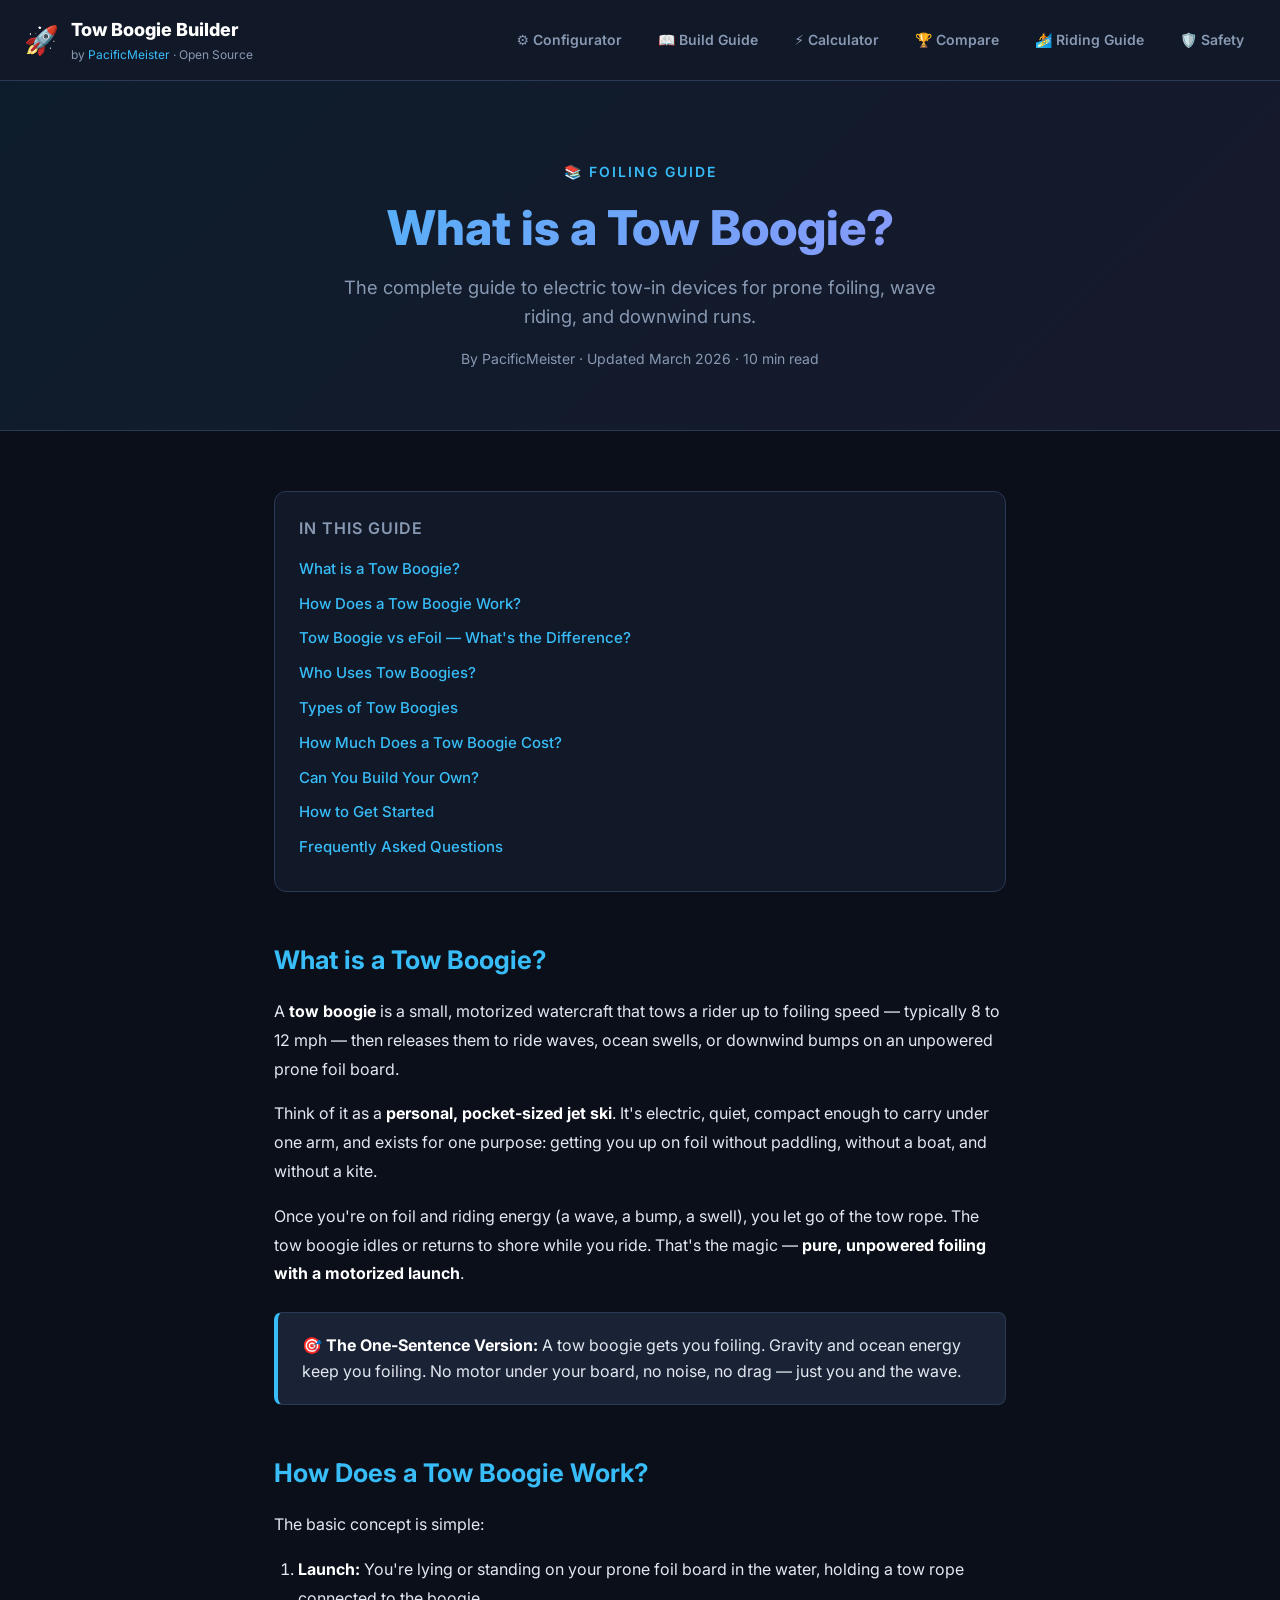
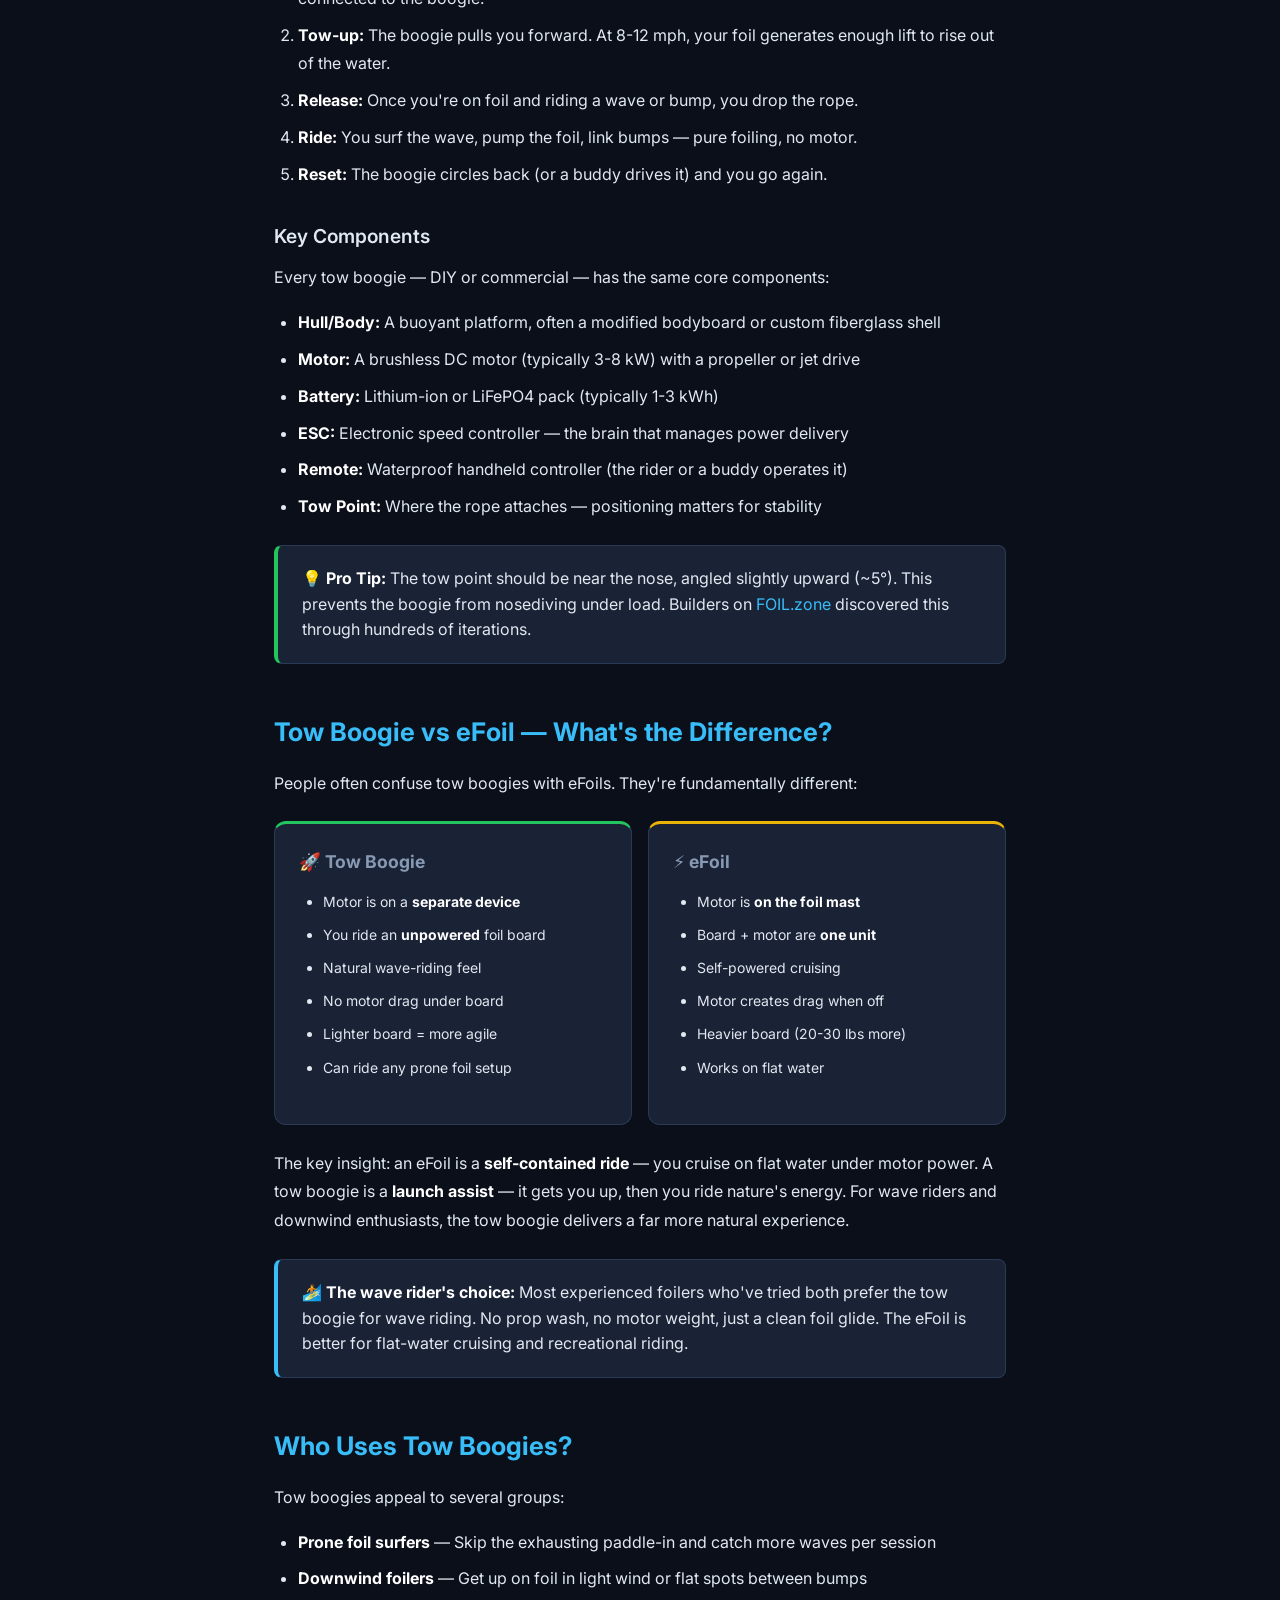
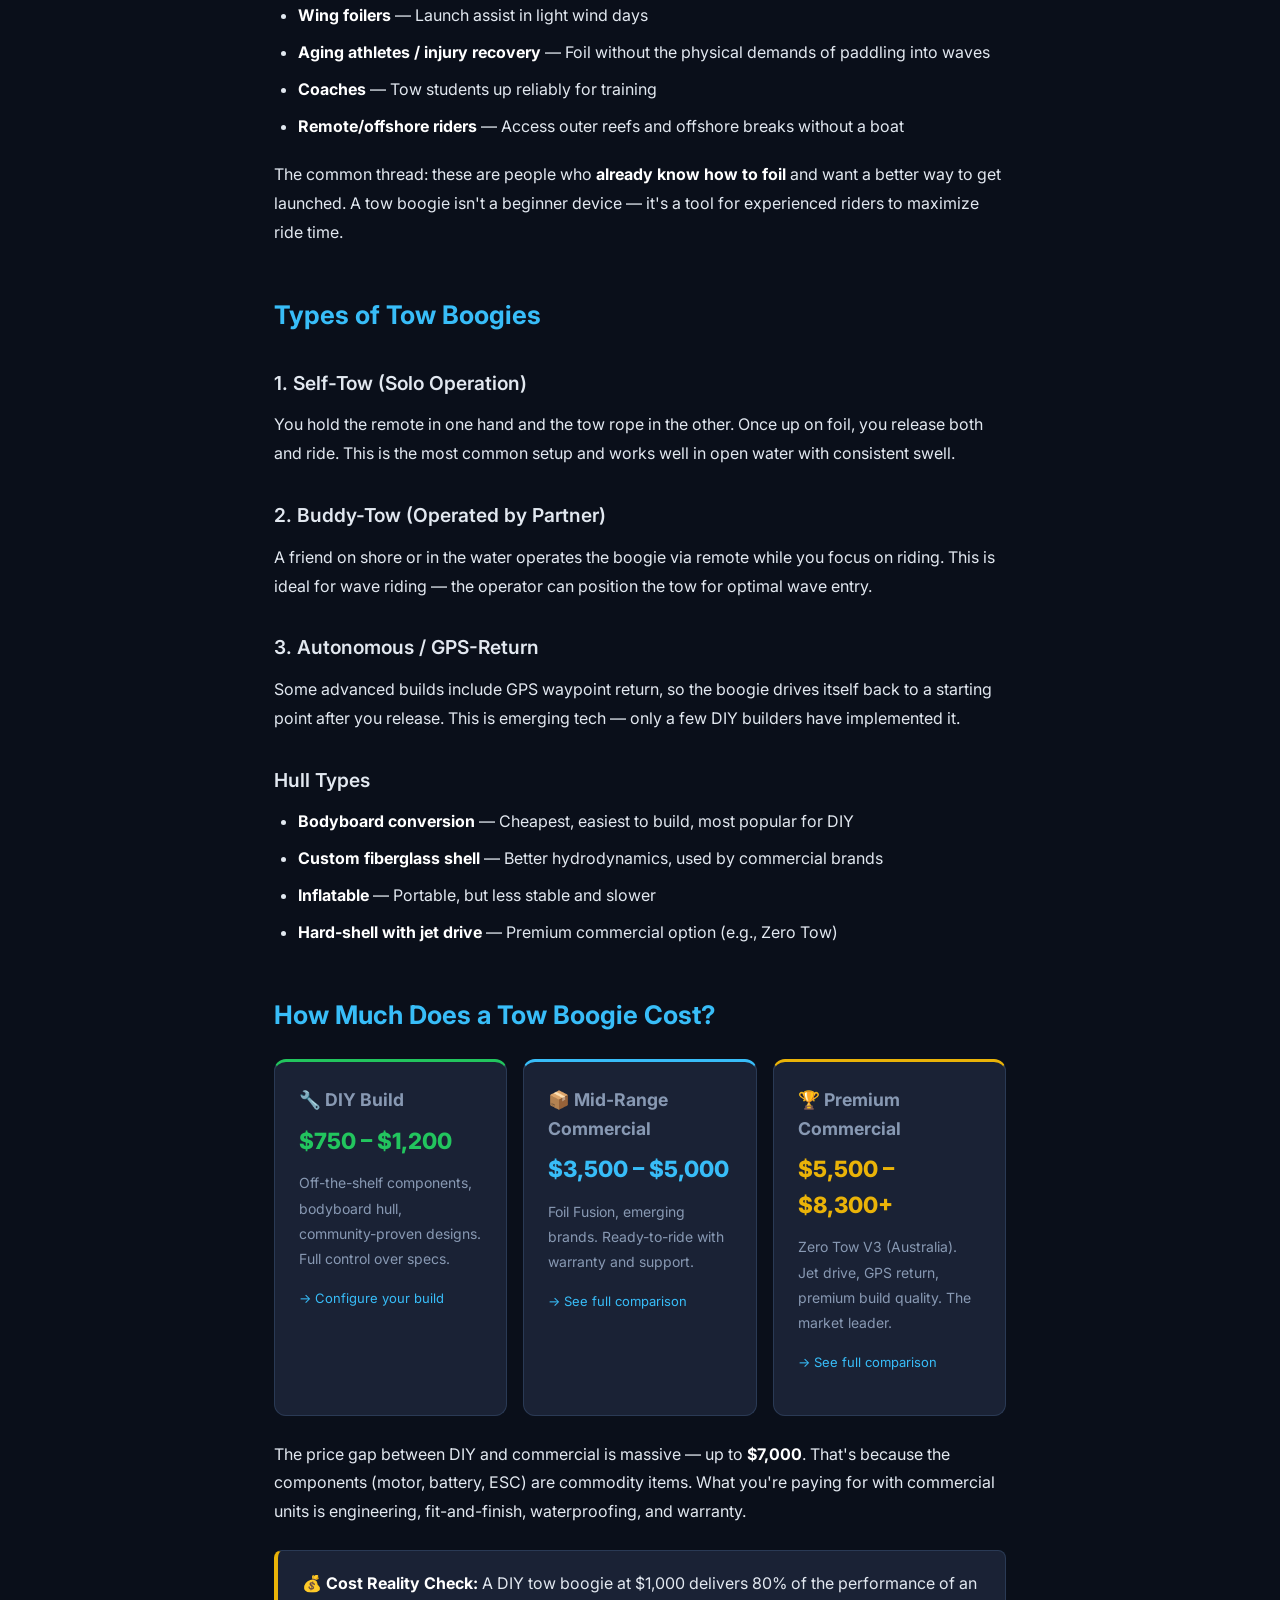
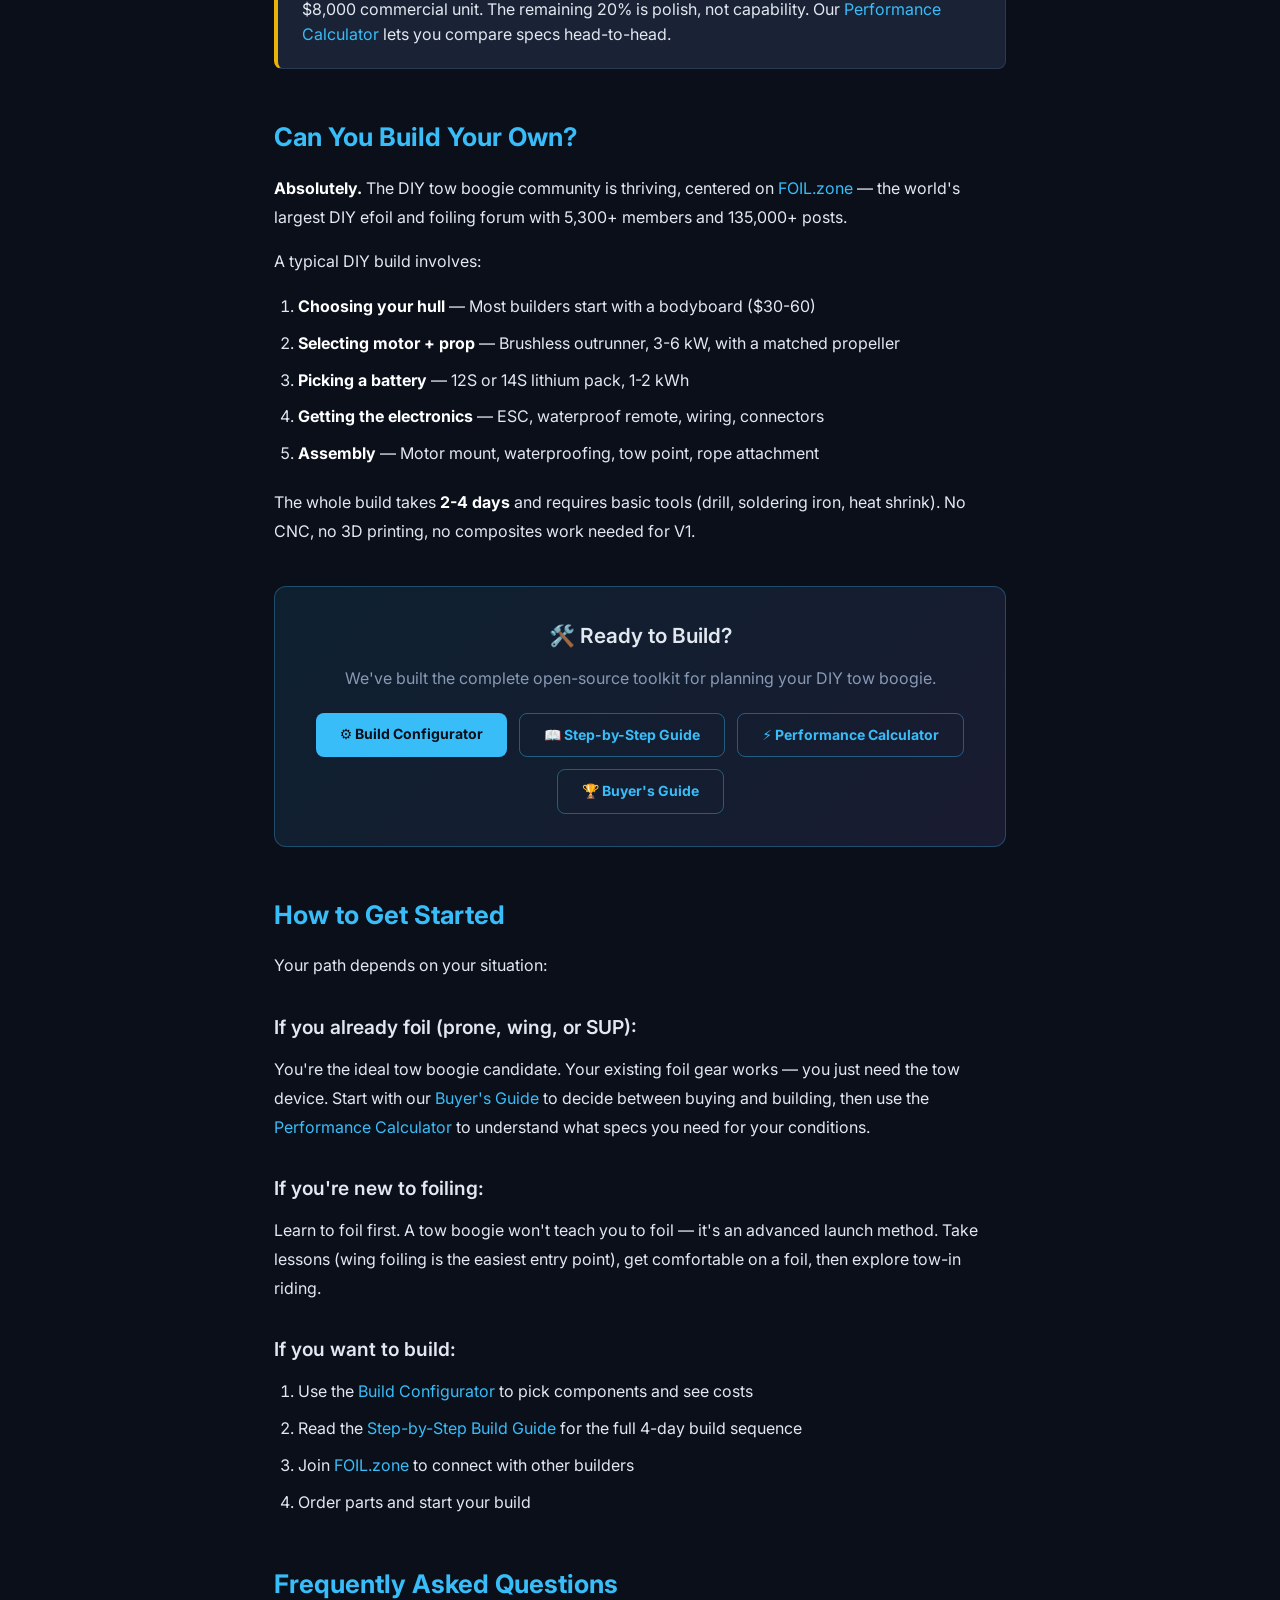
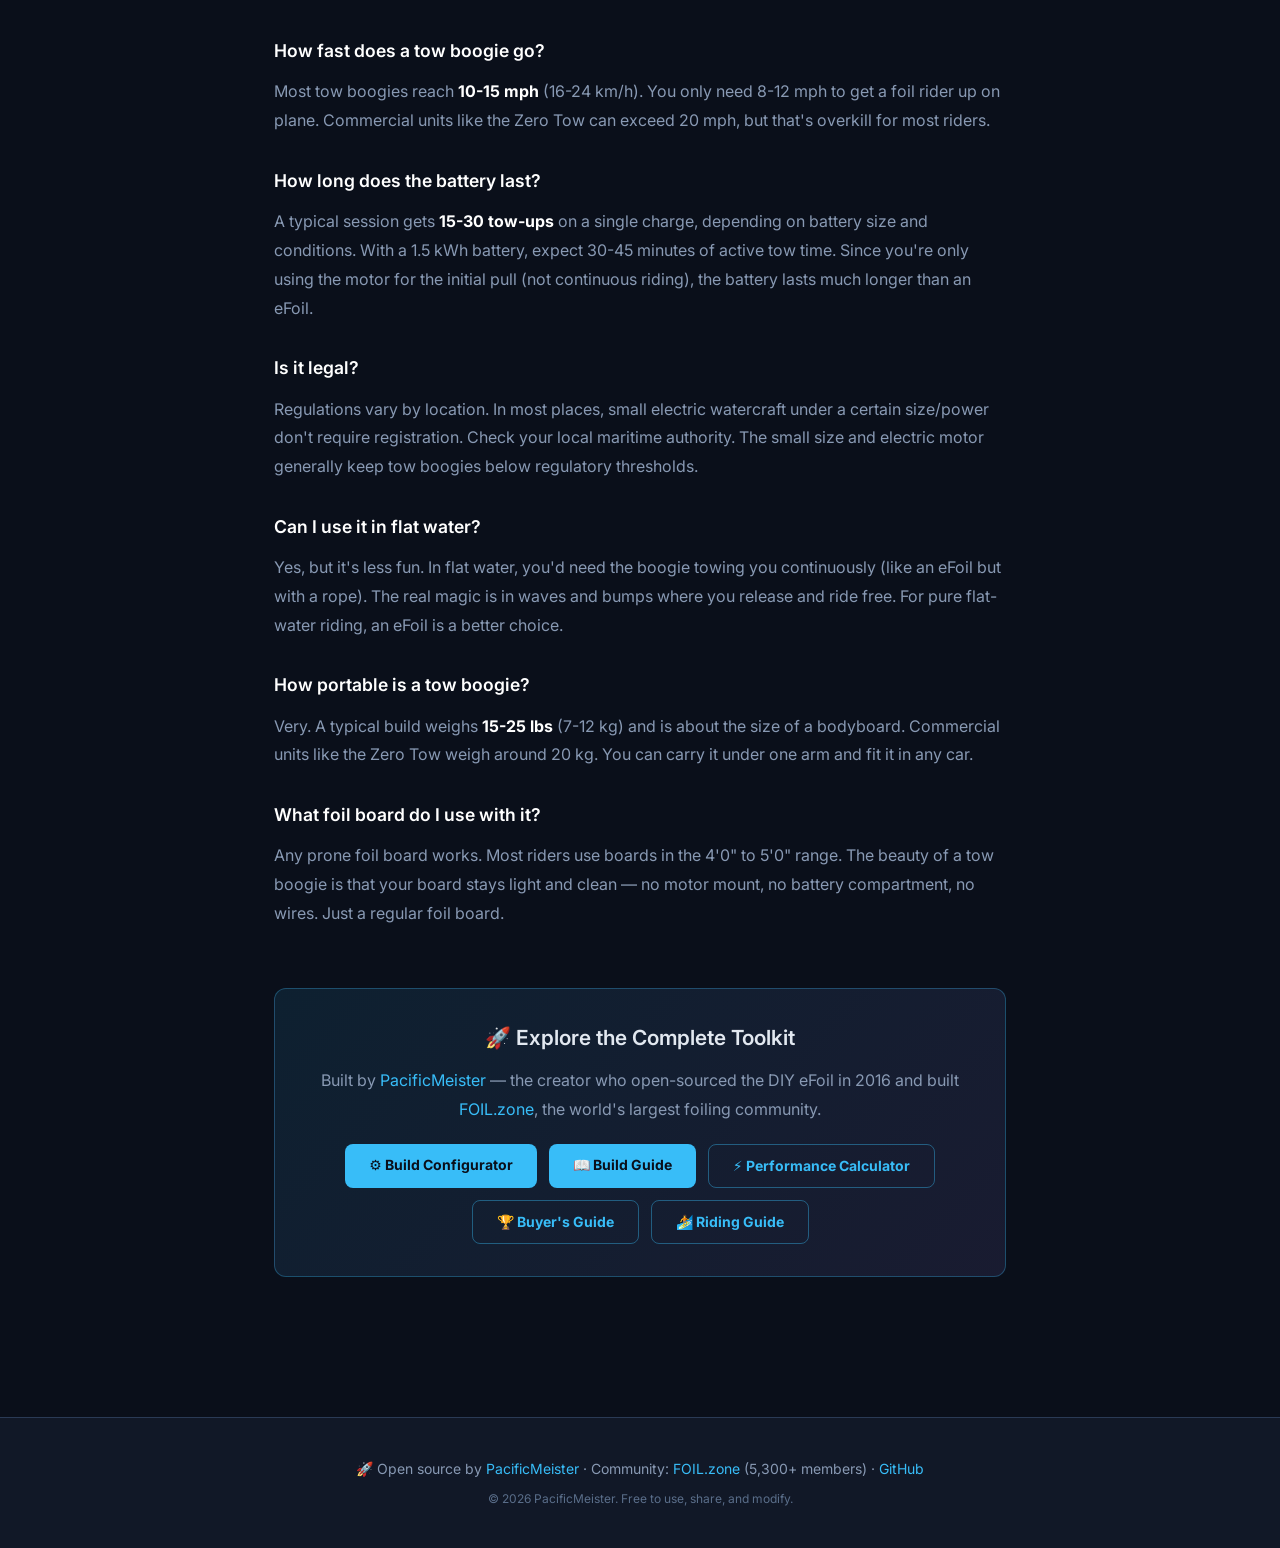
<file: what-is-a-tow-boogie.html>
<!DOCTYPE html>
<html lang="en">
<head>
  <meta charset="UTF-8">
  <meta name="viewport" content="width=device-width, initial-scale=1.0">
  <title>What is a Tow Boogie? The Complete Guide to Electric Tow-In Foiling (2026)</title>
  <meta name="description" content="Everything you need to know about tow boogies — the electric tow-in devices revolutionizing prone foiling and wave riding. How they work, what they cost, DIY vs commercial, and how to get started.">
  <meta name="keywords" content="tow boogie, what is a tow boogie, electric tow in foiling, tow in surfing, prone foil, wave riding, efoil tow, foil assist, DIY tow boogie, Zero Tow, Foil Fusion">
  <meta name="author" content="PacificMeister">
  <meta name="robots" content="index, follow">

  <!-- Open Graph -->
  <meta property="og:type" content="article">
  <meta property="og:title" content="What is a Tow Boogie? The Complete Guide to Electric Tow-In Foiling">
  <meta property="og:description" content="Everything about tow boogies — the electric devices that tow you up onto a foil, then let you ride waves and bumps. How they work, costs, DIY vs buy.">
  <meta property="og:url" content="https://pacificmeister.github.io/towboogie-build/what-is-a-tow-boogie.html">
  <meta property="og:site_name" content="PacificMeister">

  <!-- Twitter Card -->
  <meta name="twitter:card" content="summary_large_image">
  <meta name="twitter:title" content="What is a Tow Boogie? Complete Guide to Electric Tow-In Foiling">
  <meta name="twitter:description" content="The definitive guide to tow boogies — electric tow-in devices for prone foiling and wave riding.">

  <!-- Favicon -->
  <link rel="icon" href="data:image/svg+xml,<svg xmlns='http://www.w3.org/2000/svg' viewBox='0 0 100 100'><text y='.9em' font-size='90'>🚀</text></svg>">

  <!-- Canonical -->
  <link rel="canonical" href="https://pacificmeister.github.io/towboogie-build/what-is-a-tow-boogie.html">

  <!-- JSON-LD Article -->
  <script type="application/ld+json">
  {
    "@context": "https://schema.org",
    "@type": "Article",
    "headline": "What is a Tow Boogie? The Complete Guide to Electric Tow-In Foiling",
    "description": "Everything you need to know about tow boogies — the electric tow-in devices revolutionizing prone foiling and wave riding.",
    "author": {
      "@type": "Person",
      "name": "PacificMeister",
      "url": "https://pacificmeister.github.io",
      "description": "Open-source foiling pioneer. Created the first DIY efoil community at FOIL.zone with 5,300+ members."
    },
    "publisher": {
      "@type": "Organization",
      "name": "PacificMeister",
      "url": "https://pacificmeister.github.io"
    },
    "datePublished": "2026-03-12",
    "dateModified": "2026-03-12",
    "mainEntityOfPage": "https://pacificmeister.github.io/towboogie-build/what-is-a-tow-boogie.html",
    "keywords": ["tow boogie", "electric tow-in foiling", "prone foil", "wave riding", "DIY tow boogie", "foil assist"],
    "articleSection": "Foiling Guides"
  }
  </script>

  <!-- FAQ Schema -->
  <script type="application/ld+json">
  {
    "@context": "https://schema.org",
    "@type": "FAQPage",
    "mainEntity": [
      {
        "@type": "Question",
        "name": "What is a tow boogie?",
        "acceptedAnswer": {
          "@type": "Answer",
          "text": "A tow boogie is a small, motorized watercraft that tows a rider up to foiling speed (typically 8-12 mph), then releases them to ride waves, bumps, or swells on a prone foil board. Think of it as a personal jet ski — but tiny, electric, and purpose-built for getting foilers onto waves without paddling."
        }
      },
      {
        "@type": "Question",
        "name": "How much does a tow boogie cost?",
        "acceptedAnswer": {
          "@type": "Answer",
          "text": "Commercial tow boogies range from $3,500 to $8,300. The Zero Tow V3 costs $8,300 AUD (~$5,500 USD), Foil Fusion is around $3,500 USD. A DIY build costs $750-$1,200 using off-the-shelf components."
        }
      },
      {
        "@type": "Question",
        "name": "Can you build your own tow boogie?",
        "acceptedAnswer": {
          "@type": "Answer",
          "text": "Yes. DIY tow boogies are popular in the foiling community. Using a brushless motor, ESC, lithium battery, and a simple hull or bodyboard, builders create functional tow devices for $750-$1,200. The FOIL.zone community has documented 100+ successful builds."
        }
      },
      {
        "@type": "Question",
        "name": "How fast does a tow boogie go?",
        "acceptedAnswer": {
          "@type": "Answer",
          "text": "Most tow boogies reach 10-15 mph (16-24 km/h), which is sufficient to get a foil rider up on plane. Some commercial units like the Zero Tow can reach 20+ mph, but you only need 8-12 mph to start foiling."
        }
      },
      {
        "@type": "Question",
        "name": "What's the difference between a tow boogie and an eFoil?",
        "acceptedAnswer": {
          "@type": "Answer",
          "text": "An eFoil has the motor mounted under the board (on the foil mast), so rider and motor are one unit. A tow boogie is a separate device — it tows you up to speed, then you release and ride a regular (unpowered) prone foil board. Tow boogies give a more natural wave-riding feel because there's no motor drag under your board."
        }
      }
    ]
  }
  </script>

  <link rel="preconnect" href="https://fonts.googleapis.com">
  <link rel="preconnect" href="https://fonts.gstatic.com" crossorigin>
  <link href="https://fonts.googleapis.com/css2?family=Inter:wght@400;500;600;700;800&display=swap" rel="stylesheet">
  <link rel="stylesheet" href="style.css">
  <style>
    .article-hero {
      text-align: center;
      padding: 80px 0 60px;
      background: linear-gradient(135deg, rgba(56,189,248,0.08) 0%, rgba(167,139,250,0.08) 100%);
      border-bottom: 1px solid var(--border);
    }
    .article-hero h1 {
      font-size: clamp(2rem, 5vw, 3rem);
      font-weight: 800;
      line-height: 1.2;
      margin-bottom: 16px;
      background: linear-gradient(135deg, #38bdf8, #a78bfa);
      -webkit-background-clip: text;
      -webkit-text-fill-color: transparent;
      background-clip: text;
    }
    .article-hero .meta {
      color: var(--text-dim);
      font-size: 14px;
    }
    .article-body {
      max-width: 780px;
      margin: 0 auto;
      padding: 60px 24px 100px;
    }
    .article-body h2 {
      font-size: 1.6rem;
      font-weight: 700;
      margin: 48px 0 16px;
      color: var(--accent);
    }
    .article-body h3 {
      font-size: 1.2rem;
      font-weight: 600;
      margin: 32px 0 12px;
      color: var(--text);
    }
    .article-body p {
      margin-bottom: 16px;
      color: var(--text);
      line-height: 1.8;
    }
    .article-body ul, .article-body ol {
      margin: 0 0 20px 24px;
      line-height: 1.8;
    }
    .article-body li {
      margin-bottom: 8px;
    }
    .article-body strong {
      color: #fff;
    }
    .info-box {
      background: var(--surface-2);
      border: 1px solid var(--border);
      border-left: 4px solid var(--accent);
      border-radius: var(--radius-sm);
      padding: 20px 24px;
      margin: 24px 0;
    }
    .info-box.green { border-left-color: var(--green); }
    .info-box.yellow { border-left-color: var(--yellow); }
    .comparison-grid {
      display: grid;
      grid-template-columns: repeat(auto-fit, minmax(220px, 1fr));
      gap: 16px;
      margin: 24px 0;
    }
    .comparison-card {
      background: var(--surface-2);
      border: 1px solid var(--border);
      border-radius: var(--radius);
      padding: 24px;
    }
    .comparison-card h4 {
      font-size: 1.1rem;
      font-weight: 700;
      margin-bottom: 8px;
    }
    .comparison-card .price {
      font-size: 1.4rem;
      font-weight: 800;
      margin-bottom: 12px;
    }
    .comparison-card.diy { border-top: 3px solid var(--green); }
    .comparison-card.diy .price { color: var(--green); }
    .comparison-card.mid { border-top: 3px solid var(--accent); }
    .comparison-card.mid .price { color: var(--accent); }
    .comparison-card.premium { border-top: 3px solid var(--yellow); }
    .comparison-card.premium .price { color: var(--yellow); }
    .cta-box {
      background: linear-gradient(135deg, rgba(56,189,248,0.1), rgba(167,139,250,0.1));
      border: 1px solid rgba(56,189,248,0.3);
      border-radius: var(--radius);
      padding: 32px;
      text-align: center;
      margin: 40px 0;
    }
    .cta-box h3 {
      margin-top: 0;
      font-size: 1.3rem;
    }
    .cta-links {
      display: flex;
      flex-wrap: wrap;
      gap: 12px;
      justify-content: center;
      margin-top: 20px;
    }
    .cta-link {
      display: inline-block;
      padding: 10px 24px;
      border-radius: var(--radius-sm);
      font-weight: 700;
      font-size: 14px;
      text-decoration: none !important;
      transition: all 0.2s;
    }
    .cta-link.primary {
      background: var(--accent);
      color: #0a0f1a !important;
    }
    .cta-link.primary:hover { filter: brightness(1.1); transform: translateY(-1px); }
    .cta-link.secondary {
      border: 1px solid rgba(56,189,248,0.4);
      color: var(--accent) !important;
    }
    .cta-link.secondary:hover { background: rgba(56,189,248,0.1); }
    .toc {
      background: var(--surface);
      border: 1px solid var(--border);
      border-radius: var(--radius);
      padding: 24px;
      margin: 0 0 40px;
    }
    .toc h3 { margin: 0 0 12px; font-size: 1rem; color: var(--text-dim); text-transform: uppercase; letter-spacing: 1px; }
    .toc ul { list-style: none; margin: 0; padding: 0; }
    .toc li { margin-bottom: 6px; }
    .toc a { color: var(--accent); font-size: 15px; font-weight: 500; }
    .faq-item { margin-bottom: 24px; }
    .faq-item h3 { color: #fff; font-size: 1.1rem; }
    .faq-item p { color: var(--text-dim); }
    @media (max-width: 640px) {
      .article-body { padding: 40px 16px 80px; }
      .comparison-grid { grid-template-columns: 1fr; }
    }
  </style>
</head>
<body>

  <!-- Nav -->
  <header class="header" style="position:sticky;top:0;z-index:100;">
    <div class="container">
      <div class="header-inner" style="display:flex;align-items:center;justify-content:space-between;padding:16px 0;">
        <div class="logo" style="display:flex;align-items:center;gap:12px;">
          <span style="font-size:28px;">🚀</span>
          <div>
            <a href="index.html" style="font-size:18px;font-weight:800;color:#fff;text-decoration:none;">Tow Boogie Builder</a>
            <p style="font-size:12px;color:var(--text-dim);margin:0;">by <a href="https://pacificmeister.github.io" style="color:var(--accent);">PacificMeister</a> · Open Source</p>
          </div>
        </div>
        <nav style="display:flex;align-items:center;gap:12px;flex-wrap:wrap;">
          <a href="index.html" style="color:var(--text-dim);font-size:14px;font-weight:600;padding:6px 12px;">⚙️ Configurator</a>
          <a href="guide.html" style="color:var(--text-dim);font-size:14px;font-weight:600;padding:6px 12px;">📖 Build Guide</a>
          <a href="calculator.html" style="color:var(--text-dim);font-size:14px;font-weight:600;padding:6px 12px;">⚡ Calculator</a>
          <a href="compare.html" style="color:var(--text-dim);font-size:14px;font-weight:600;padding:6px 12px;">🏆 Compare</a>
          <a href="riding-guide.html" style="color:var(--text-dim);font-size:14px;font-weight:600;padding:6px 12px;">🏄 Riding Guide</a>
          <a href="safety-guide.html" style="color:var(--text-dim);font-size:14px;font-weight:600;padding:6px 12px;">🛡️ Safety</a>
        </nav>
      </div>
    </div>
  </header>

  <!-- Hero -->
  <section class="article-hero">
    <div class="container">
      <p style="font-size:14px;color:var(--accent);font-weight:600;text-transform:uppercase;letter-spacing:2px;margin-bottom:16px;">📚 Foiling Guide</p>
      <h1>What is a Tow Boogie?</h1>
      <p style="font-size:1.15rem;color:var(--text-dim);max-width:640px;margin:0 auto 16px;">The complete guide to electric tow-in devices for prone foiling, wave riding, and downwind runs.</p>
      <p class="meta">By PacificMeister · Updated March 2026 · 10 min read</p>
    </div>
  </section>

  <!-- Article Body -->
  <article class="article-body">

    <!-- Table of Contents -->
    <nav class="toc">
      <h3>In This Guide</h3>
      <ul>
        <li><a href="#what">What is a Tow Boogie?</a></li>
        <li><a href="#how-it-works">How Does a Tow Boogie Work?</a></li>
        <li><a href="#vs-efoil">Tow Boogie vs eFoil — What's the Difference?</a></li>
        <li><a href="#who">Who Uses Tow Boogies?</a></li>
        <li><a href="#types">Types of Tow Boogies</a></li>
        <li><a href="#cost">How Much Does a Tow Boogie Cost?</a></li>
        <li><a href="#diy">Can You Build Your Own?</a></li>
        <li><a href="#getting-started">How to Get Started</a></li>
        <li><a href="#faq">Frequently Asked Questions</a></li>
      </ul>
    </nav>

    <!-- What -->
    <h2 id="what">What is a Tow Boogie?</h2>
    <p>A <strong>tow boogie</strong> is a small, motorized watercraft that tows a rider up to foiling speed — typically 8 to 12 mph — then releases them to ride waves, ocean swells, or downwind bumps on an unpowered prone foil board.</p>
    <p>Think of it as a <strong>personal, pocket-sized jet ski</strong>. It's electric, quiet, compact enough to carry under one arm, and exists for one purpose: getting you up on foil without paddling, without a boat, and without a kite.</p>
    <p>Once you're on foil and riding energy (a wave, a bump, a swell), you let go of the tow rope. The tow boogie idles or returns to shore while you ride. That's the magic — <strong>pure, unpowered foiling with a motorized launch</strong>.</p>

    <div class="info-box">
      <strong>🎯 The One-Sentence Version:</strong> A tow boogie gets you foiling. Gravity and ocean energy keep you foiling. No motor under your board, no noise, no drag — just you and the wave.
    </div>

    <!-- How It Works -->
    <h2 id="how-it-works">How Does a Tow Boogie Work?</h2>
    <p>The basic concept is simple:</p>
    <ol>
      <li><strong>Launch:</strong> You're lying or standing on your prone foil board in the water, holding a tow rope connected to the boogie.</li>
      <li><strong>Tow-up:</strong> The boogie pulls you forward. At 8-12 mph, your foil generates enough lift to rise out of the water.</li>
      <li><strong>Release:</strong> Once you're on foil and riding a wave or bump, you drop the rope.</li>
      <li><strong>Ride:</strong> You surf the wave, pump the foil, link bumps — pure foiling, no motor.</li>
      <li><strong>Reset:</strong> The boogie circles back (or a buddy drives it) and you go again.</li>
    </ol>

    <h3>Key Components</h3>
    <p>Every tow boogie — DIY or commercial — has the same core components:</p>
    <ul>
      <li><strong>Hull/Body:</strong> A buoyant platform, often a modified bodyboard or custom fiberglass shell</li>
      <li><strong>Motor:</strong> A brushless DC motor (typically 3-8 kW) with a propeller or jet drive</li>
      <li><strong>Battery:</strong> Lithium-ion or LiFePO4 pack (typically 1-3 kWh)</li>
      <li><strong>ESC:</strong> Electronic speed controller — the brain that manages power delivery</li>
      <li><strong>Remote:</strong> Waterproof handheld controller (the rider or a buddy operates it)</li>
      <li><strong>Tow Point:</strong> Where the rope attaches — positioning matters for stability</li>
    </ul>

    <div class="info-box green">
      <strong>💡 Pro Tip:</strong> The tow point should be near the nose, angled slightly upward (~5°). This prevents the boogie from nosediving under load. Builders on <a href="https://foil.zone">FOIL.zone</a> discovered this through hundreds of iterations.
    </div>

    <!-- vs eFoil -->
    <h2 id="vs-efoil">Tow Boogie vs eFoil — What's the Difference?</h2>
    <p>People often confuse tow boogies with eFoils. They're fundamentally different:</p>

    <div class="comparison-grid">
      <div class="comparison-card diy">
        <h4>🚀 Tow Boogie</h4>
        <ul style="margin-top:12px;font-size:14px;">
          <li>Motor is on a <strong>separate device</strong></li>
          <li>You ride an <strong>unpowered</strong> foil board</li>
          <li>Natural wave-riding feel</li>
          <li>No motor drag under board</li>
          <li>Lighter board = more agile</li>
          <li>Can ride any prone foil setup</li>
        </ul>
      </div>
      <div class="comparison-card premium">
        <h4>⚡ eFoil</h4>
        <ul style="margin-top:12px;font-size:14px;">
          <li>Motor is <strong>on the foil mast</strong></li>
          <li>Board + motor are <strong>one unit</strong></li>
          <li>Self-powered cruising</li>
          <li>Motor creates drag when off</li>
          <li>Heavier board (20-30 lbs more)</li>
          <li>Works on flat water</li>
        </ul>
      </div>
    </div>

    <p>The key insight: an eFoil is a <strong>self-contained ride</strong> — you cruise on flat water under motor power. A tow boogie is a <strong>launch assist</strong> — it gets you up, then you ride nature's energy. For wave riders and downwind enthusiasts, the tow boogie delivers a far more natural experience.</p>

    <div class="info-box">
      <strong>🏄 The wave rider's choice:</strong> Most experienced foilers who've tried both prefer the tow boogie for wave riding. No prop wash, no motor weight, just a clean foil glide. The eFoil is better for flat-water cruising and recreational riding.
    </div>

    <!-- Who Uses Them -->
    <h2 id="who">Who Uses Tow Boogies?</h2>
    <p>Tow boogies appeal to several groups:</p>
    <ul>
      <li><strong>Prone foil surfers</strong> — Skip the exhausting paddle-in and catch more waves per session</li>
      <li><strong>Downwind foilers</strong> — Get up on foil in light wind or flat spots between bumps</li>
      <li><strong>Wing foilers</strong> — Launch assist in light wind days</li>
      <li><strong>Aging athletes / injury recovery</strong> — Foil without the physical demands of paddling into waves</li>
      <li><strong>Coaches</strong> — Tow students up reliably for training</li>
      <li><strong>Remote/offshore riders</strong> — Access outer reefs and offshore breaks without a boat</li>
    </ul>
    <p>The common thread: these are people who <strong>already know how to foil</strong> and want a better way to get launched. A tow boogie isn't a beginner device — it's a tool for experienced riders to maximize ride time.</p>

    <!-- Types -->
    <h2 id="types">Types of Tow Boogies</h2>

    <h3>1. Self-Tow (Solo Operation)</h3>
    <p>You hold the remote in one hand and the tow rope in the other. Once up on foil, you release both and ride. This is the most common setup and works well in open water with consistent swell.</p>

    <h3>2. Buddy-Tow (Operated by Partner)</h3>
    <p>A friend on shore or in the water operates the boogie via remote while you focus on riding. This is ideal for wave riding — the operator can position the tow for optimal wave entry.</p>

    <h3>3. Autonomous / GPS-Return</h3>
    <p>Some advanced builds include GPS waypoint return, so the boogie drives itself back to a starting point after you release. This is emerging tech — only a few DIY builders have implemented it.</p>

    <h3>Hull Types</h3>
    <ul>
      <li><strong>Bodyboard conversion</strong> — Cheapest, easiest to build, most popular for DIY</li>
      <li><strong>Custom fiberglass shell</strong> — Better hydrodynamics, used by commercial brands</li>
      <li><strong>Inflatable</strong> — Portable, but less stable and slower</li>
      <li><strong>Hard-shell with jet drive</strong> — Premium commercial option (e.g., Zero Tow)</li>
    </ul>

    <!-- Cost -->
    <h2 id="cost">How Much Does a Tow Boogie Cost?</h2>

    <div class="comparison-grid">
      <div class="comparison-card diy">
        <h4>🔧 DIY Build</h4>
        <div class="price">$750 – $1,200</div>
        <p style="font-size:14px;color:var(--text-dim);">Off-the-shelf components, bodyboard hull, community-proven designs. Full control over specs.</p>
        <p style="font-size:13px;margin-top:8px;"><a href="index.html">→ Configure your build</a></p>
      </div>
      <div class="comparison-card mid">
        <h4>📦 Mid-Range Commercial</h4>
        <div class="price">$3,500 – $5,000</div>
        <p style="font-size:14px;color:var(--text-dim);">Foil Fusion, emerging brands. Ready-to-ride with warranty and support.</p>
        <p style="font-size:13px;margin-top:8px;"><a href="compare.html">→ See full comparison</a></p>
      </div>
      <div class="comparison-card premium">
        <h4>🏆 Premium Commercial</h4>
        <div class="price">$5,500 – $8,300+</div>
        <p style="font-size:14px;color:var(--text-dim);">Zero Tow V3 (Australia). Jet drive, GPS return, premium build quality. The market leader.</p>
        <p style="font-size:13px;margin-top:8px;"><a href="compare.html">→ See full comparison</a></p>
      </div>
    </div>

    <p>The price gap between DIY and commercial is massive — up to <strong>$7,000</strong>. That's because the components (motor, battery, ESC) are commodity items. What you're paying for with commercial units is engineering, fit-and-finish, waterproofing, and warranty.</p>

    <div class="info-box yellow">
      <strong>💰 Cost Reality Check:</strong> A DIY tow boogie at $1,000 delivers 80% of the performance of an $8,000 commercial unit. The remaining 20% is polish, not capability. Our <a href="calculator.html">Performance Calculator</a> lets you compare specs head-to-head.
    </div>

    <!-- DIY -->
    <h2 id="diy">Can You Build Your Own?</h2>
    <p><strong>Absolutely.</strong> The DIY tow boogie community is thriving, centered on <a href="https://foil.zone">FOIL.zone</a> — the world's largest DIY efoil and foiling forum with 5,300+ members and 135,000+ posts.</p>
    <p>A typical DIY build involves:</p>
    <ol>
      <li><strong>Choosing your hull</strong> — Most builders start with a bodyboard ($30-60)</li>
      <li><strong>Selecting motor + prop</strong> — Brushless outrunner, 3-6 kW, with a matched propeller</li>
      <li><strong>Picking a battery</strong> — 12S or 14S lithium pack, 1-2 kWh</li>
      <li><strong>Getting the electronics</strong> — ESC, waterproof remote, wiring, connectors</li>
      <li><strong>Assembly</strong> — Motor mount, waterproofing, tow point, rope attachment</li>
    </ol>
    <p>The whole build takes <strong>2-4 days</strong> and requires basic tools (drill, soldering iron, heat shrink). No CNC, no 3D printing, no composites work needed for V1.</p>

    <div class="cta-box">
      <h3>🛠️ Ready to Build?</h3>
      <p style="color:var(--text-dim);">We've built the complete open-source toolkit for planning your DIY tow boogie.</p>
      <div class="cta-links">
        <a href="index.html" class="cta-link primary">⚙️ Build Configurator</a>
        <a href="guide.html" class="cta-link secondary">📖 Step-by-Step Guide</a>
        <a href="calculator.html" class="cta-link secondary">⚡ Performance Calculator</a>
        <a href="compare.html" class="cta-link secondary">🏆 Buyer's Guide</a>
      </div>
    </div>

    <!-- Getting Started -->
    <h2 id="getting-started">How to Get Started</h2>
    <p>Your path depends on your situation:</p>

    <h3>If you already foil (prone, wing, or SUP):</h3>
    <p>You're the ideal tow boogie candidate. Your existing foil gear works — you just need the tow device. Start with our <a href="compare.html">Buyer's Guide</a> to decide between buying and building, then use the <a href="calculator.html">Performance Calculator</a> to understand what specs you need for your conditions.</p>

    <h3>If you're new to foiling:</h3>
    <p>Learn to foil first. A tow boogie won't teach you to foil — it's an advanced launch method. Take lessons (wing foiling is the easiest entry point), get comfortable on a foil, then explore tow-in riding.</p>

    <h3>If you want to build:</h3>
    <ol>
      <li>Use the <a href="index.html">Build Configurator</a> to pick components and see costs</li>
      <li>Read the <a href="guide.html">Step-by-Step Build Guide</a> for the full 4-day build sequence</li>
      <li>Join <a href="https://foil.zone">FOIL.zone</a> to connect with other builders</li>
      <li>Order parts and start your build</li>
    </ol>

    <!-- FAQ -->
    <h2 id="faq">Frequently Asked Questions</h2>

    <div class="faq-item">
      <h3>How fast does a tow boogie go?</h3>
      <p>Most tow boogies reach <strong>10-15 mph</strong> (16-24 km/h). You only need 8-12 mph to get a foil rider up on plane. Commercial units like the Zero Tow can exceed 20 mph, but that's overkill for most riders.</p>
    </div>

    <div class="faq-item">
      <h3>How long does the battery last?</h3>
      <p>A typical session gets <strong>15-30 tow-ups</strong> on a single charge, depending on battery size and conditions. With a 1.5 kWh battery, expect 30-45 minutes of active tow time. Since you're only using the motor for the initial pull (not continuous riding), the battery lasts much longer than an eFoil.</p>
    </div>

    <div class="faq-item">
      <h3>Is it legal?</h3>
      <p>Regulations vary by location. In most places, small electric watercraft under a certain size/power don't require registration. Check your local maritime authority. The small size and electric motor generally keep tow boogies below regulatory thresholds.</p>
    </div>

    <div class="faq-item">
      <h3>Can I use it in flat water?</h3>
      <p>Yes, but it's less fun. In flat water, you'd need the boogie towing you continuously (like an eFoil but with a rope). The real magic is in waves and bumps where you release and ride free. For pure flat-water riding, an eFoil is a better choice.</p>
    </div>

    <div class="faq-item">
      <h3>How portable is a tow boogie?</h3>
      <p>Very. A typical build weighs <strong>15-25 lbs</strong> (7-12 kg) and is about the size of a bodyboard. Commercial units like the Zero Tow weigh around 20 kg. You can carry it under one arm and fit it in any car.</p>
    </div>

    <div class="faq-item">
      <h3>What foil board do I use with it?</h3>
      <p>Any prone foil board works. Most riders use boards in the 4'0" to 5'0" range. The beauty of a tow boogie is that your board stays light and clean — no motor mount, no battery compartment, no wires. Just a regular foil board.</p>
    </div>

    <!-- Final CTA -->
    <div class="cta-box" style="margin-top:60px;">
      <h3>🚀 Explore the Complete Toolkit</h3>
      <p style="color:var(--text-dim);margin-bottom:16px;">Built by <a href="https://pacificmeister.github.io">PacificMeister</a> — the creator who open-sourced the DIY eFoil in 2016 and built <a href="https://foil.zone">FOIL.zone</a>, the world's largest foiling community.</p>
      <div class="cta-links">
        <a href="index.html" class="cta-link primary">⚙️ Build Configurator</a>
        <a href="guide.html" class="cta-link primary">📖 Build Guide</a>
        <a href="calculator.html" class="cta-link secondary">⚡ Performance Calculator</a>
        <a href="compare.html" class="cta-link secondary">🏆 Buyer's Guide</a>
        <a href="riding-guide.html" class="cta-link secondary">🏄 Riding Guide</a>
      </div>
    </div>

  </article>

  <!-- Footer -->
  <footer style="background:var(--surface);border-top:1px solid var(--border);padding:40px 0;text-align:center;">
    <div class="container">
      <p style="color:var(--text-dim);font-size:14px;">
        🚀 Open source by <a href="https://pacificmeister.github.io">PacificMeister</a> ·
        Community: <a href="https://foil.zone">FOIL.zone</a> (5,300+ members) ·
        <a href="https://github.com/pacificmeister/towboogie-build">GitHub</a>
      </p>
      <p style="color:var(--text-muted);font-size:12px;margin-top:8px;">
        © 2026 PacificMeister. Free to use, share, and modify.
      </p>
    </div>
  </footer>

</body>
</html>
</file>
<file: style.css>
/* ─── Reset & Base ─────────────────────────────────────────────── */
*, *::before, *::after { box-sizing: border-box; margin: 0; padding: 0; }

:root {
  --bg: #0a0f1a;
  --surface: #111827;
  --surface-2: #1a2235;
  --surface-3: #243049;
  --border: #2a3a55;
  --text: #e2e8f0;
  --text-dim: #8899b3;
  --text-muted: #5a6e8a;
  --accent: #38bdf8;
  --accent-glow: rgba(56, 189, 248, 0.15);
  --green: #22c55e;
  --green-glow: rgba(34, 197, 94, 0.15);
  --yellow: #eab308;
  --orange: #f97316;
  --red: #ef4444;
  --radius: 12px;
  --radius-sm: 8px;
}

html { scroll-behavior: smooth; }

body {
  font-family: 'Inter', -apple-system, system-ui, sans-serif;
  background: var(--bg);
  color: var(--text);
  line-height: 1.6;
  min-height: 100vh;
}

a { color: var(--accent); text-decoration: none; }
a:hover { text-decoration: underline; }

.container {
  max-width: 1280px;
  margin: 0 auto;
  padding: 0 24px;
}

/* ─── Header ──────────────────────────────────────────────────── */
.header {
  background: var(--surface);
  border-bottom: 1px solid var(--border);
  position: sticky;
  top: 0;
  z-index: 100;
  backdrop-filter: blur(12px);
}

.header-inner {
  display: flex;
  align-items: center;
  justify-content: space-between;
  padding: 12px 0;
}

.logo {
  display: flex;
  align-items: center;
  gap: 12px;
}

.logo-icon { font-size: 28px; }

.logo h1 {
  font-size: 20px;
  font-weight: 800;
  letter-spacing: -0.02em;
  background: linear-gradient(135deg, var(--accent), #a78bfa);
  -webkit-background-clip: text;
  -webkit-text-fill-color: transparent;
}

.subtitle {
  font-size: 12px;
  color: var(--text-dim);
  font-weight: 500;
}

.header-stats { display: flex; gap: 8px; }

.stat-pill {
  background: var(--surface-2);
  border: 1px solid var(--border);
  border-radius: 20px;
  padding: 6px 14px;
  display: flex;
  align-items: center;
  gap: 6px;
}

.stat-label { font-size: 11px; color: var(--text-muted); text-transform: uppercase; letter-spacing: 0.05em; }
.stat-value { font-size: 14px; font-weight: 700; color: var(--accent); }

/* ─── Hero ────────────────────────────────────────────────────── */
.hero {
  padding: 48px 0 32px;
  text-align: center;
}

.hero h2 {
  font-size: 36px;
  font-weight: 800;
  letter-spacing: -0.02em;
  margin-bottom: 12px;
}

.hero p {
  font-size: 16px;
  color: var(--text-dim);
  max-width: 600px;
  margin: 0 auto;
  line-height: 1.7;
}

/* ─── Configurator Grid ──────────────────────────────────────── */
.configurator-grid {
  display: grid;
  grid-template-columns: 1fr 380px;
  gap: 32px;
  padding-bottom: 80px;
}

/* ─── Components Panel ────────────────────────────────────────── */
.category {
  background: var(--surface);
  border: 1px solid var(--border);
  border-radius: var(--radius);
  padding: 24px;
  margin-bottom: 20px;
}

.category-header {
  display: flex;
  justify-content: space-between;
  align-items: center;
  margin-bottom: 20px;
}

.category-header h3 {
  font-size: 18px;
  font-weight: 700;
  display: flex;
  align-items: center;
  gap: 8px;
}

.cat-icon { font-size: 20px; }

.category-total {
  font-size: 16px;
  font-weight: 700;
  color: var(--accent);
}

.component-group {
  margin-bottom: 16px;
}

.component-group:last-child { margin-bottom: 0; }

.group-label {
  display: block;
  font-size: 13px;
  font-weight: 600;
  color: var(--text-dim);
  margin-bottom: 8px;
  text-transform: uppercase;
  letter-spacing: 0.04em;
}

.options {
  display: flex;
  flex-direction: column;
  gap: 6px;
}

.option {
  display: grid;
  grid-template-columns: 1fr auto;
  grid-template-rows: auto auto;
  gap: 0 16px;
  padding: 12px 16px;
  background: var(--surface-2);
  border: 2px solid transparent;
  border-radius: var(--radius-sm);
  cursor: pointer;
  transition: all 0.15s ease;
  text-align: left;
  color: var(--text);
  font-family: inherit;
  width: 100%;
}

.option:hover {
  border-color: var(--border);
  background: var(--surface-3);
}

.option.selected {
  border-color: var(--accent);
  background: var(--accent-glow);
}

.opt-name {
  font-weight: 600;
  font-size: 14px;
  grid-column: 1;
  grid-row: 1;
}

.opt-detail {
  font-size: 12px;
  color: var(--text-dim);
  grid-column: 1;
  grid-row: 2;
}

.opt-price {
  font-weight: 700;
  font-size: 15px;
  color: var(--green);
  grid-column: 2;
  grid-row: 1 / 3;
  align-self: center;
}

.opt-specs {
  grid-column: 1 / 3;
  grid-row: 3;
  display: flex;
  gap: 8px;
  flex-wrap: wrap;
  margin-top: 6px;
}

.spec {
  font-size: 11px;
  background: var(--surface-3);
  border: 1px solid var(--border);
  border-radius: 4px;
  padding: 2px 8px;
  color: var(--text-dim);
  white-space: nowrap;
}

.option.selected .spec {
  background: rgba(56, 189, 248, 0.1);
  border-color: rgba(56, 189, 248, 0.3);
  color: var(--accent);
}

/* ─── Summary Panel ───────────────────────────────────────────── */
.summary-panel {
  position: relative;
}

.summary-sticky {
  position: sticky;
  top: 80px;
  display: flex;
  flex-direction: column;
  gap: 16px;
}

.summary-panel h3 {
  font-size: 20px;
  font-weight: 800;
}

/* Build Tier Badge */
.build-tier { text-align: center; }

.tier-badge {
  display: inline-block;
  padding: 6px 16px;
  border-radius: 20px;
  font-size: 13px;
  font-weight: 700;
  letter-spacing: 0.02em;
}

.tier-badge.budget { background: var(--green-glow); color: var(--green); border: 1px solid rgba(34,197,94,0.3); }
.tier-badge.recommended { background: var(--accent-glow); color: var(--accent); border: 1px solid rgba(56,189,248,0.3); }
.tier-badge.premium { background: rgba(168,85,247,0.15); color: #a855f7; border: 1px solid rgba(168,85,247,0.3); }

/* Cost Breakdown */
.cost-breakdown {
  background: var(--surface);
  border: 1px solid var(--border);
  border-radius: var(--radius);
  padding: 16px;
}

.cost-row {
  display: flex;
  justify-content: space-between;
  padding: 6px 0;
  font-size: 14px;
}

.cost-row span:first-child { color: var(--text-dim); }
.cost-row span:last-child { font-weight: 600; }

.cost-divider {
  height: 1px;
  background: var(--border);
  margin: 8px 0;
}

.total-row span:first-child { color: var(--text); font-weight: 700; }
.total-row span:last-child { color: var(--green); font-weight: 800; font-size: 18px; }

/* Performance Card */
.perf-card, .comparison-card, .tips-card {
  background: var(--surface);
  border: 1px solid var(--border);
  border-radius: var(--radius);
  padding: 16px;
}

.perf-card h4, .comparison-card h4, .tips-card h4 {
  font-size: 14px;
  font-weight: 700;
  margin-bottom: 12px;
  color: var(--text-dim);
}

.perf-grid {
  display: grid;
  grid-template-columns: 1fr 1fr;
  gap: 12px;
}

.perf-item {
  display: flex;
  flex-direction: column;
  gap: 2px;
}

.perf-label { font-size: 11px; color: var(--text-muted); text-transform: uppercase; letter-spacing: 0.05em; }
.perf-value { font-size: 16px; font-weight: 700; color: var(--text); }

/* Comparison */
.savings {
  text-align: center;
  margin-bottom: 12px;
}

.savings-label { font-size: 12px; color: var(--text-dim); display: block; }
.savings-value { font-size: 28px; font-weight: 800; color: var(--green); }

.comparison-bar {
  display: flex;
  height: 32px;
  border-radius: 6px;
  overflow: hidden;
  background: var(--surface-3);
  font-size: 11px;
  font-weight: 600;
}

.bar-yours {
  background: linear-gradient(90deg, var(--green), #4ade80);
  color: #000;
  display: flex;
  align-items: center;
  justify-content: center;
  transition: width 0.4s ease;
  min-width: 60px;
  white-space: nowrap;
  padding: 0 8px;
}

.bar-zerotow {
  flex: 1;
  display: flex;
  align-items: center;
  justify-content: center;
  color: var(--text-muted);
}

/* Actions */
.actions {
  display: flex;
  flex-direction: column;
  gap: 8px;
}

.btn-primary, .btn-secondary {
  display: block;
  width: 100%;
  padding: 12px 16px;
  border-radius: var(--radius-sm);
  font-size: 14px;
  font-weight: 600;
  cursor: pointer;
  border: none;
  font-family: inherit;
  text-align: center;
  transition: all 0.15s ease;
}

.btn-primary {
  background: var(--accent);
  color: #000;
}

.btn-primary:hover { background: #5cc9f5; text-decoration: none; }

.btn-secondary {
  background: var(--surface-2);
  border: 1px solid var(--border);
  color: var(--text);
}

.btn-secondary:hover { border-color: var(--accent); background: var(--surface-3); text-decoration: none; }

/* Shopping List */
.shopping-list {
  background: var(--surface);
  border: 1px solid var(--border);
  border-radius: var(--radius);
  padding: 16px;
}

.shopping-list h4 {
  font-size: 14px;
  font-weight: 700;
  margin-bottom: 12px;
}

.shop-item {
  display: flex;
  justify-content: space-between;
  align-items: center;
  padding: 8px 0;
  border-bottom: 1px solid var(--border);
  font-size: 13px;
}

.shop-item:last-child { border-bottom: none; }

.shop-item-name { font-weight: 500; }
.shop-item-source { color: var(--text-muted); font-size: 12px; }
.shop-item-price { font-weight: 600; color: var(--green); white-space: nowrap; }

.btn-copy {
  width: 100%;
  padding: 8px;
  margin-top: 12px;
  background: var(--surface-2);
  border: 1px solid var(--border);
  border-radius: var(--radius-sm);
  color: var(--text);
  cursor: pointer;
  font-size: 13px;
  font-family: inherit;
}

.btn-copy:hover { border-color: var(--accent); }

/* Tips */
.tips-card ul {
  list-style: none;
  padding: 0;
}

.tips-card li {
  font-size: 13px;
  color: var(--text-dim);
  padding: 4px 0 4px 20px;
  position: relative;
}

.tips-card li::before {
  content: '→';
  position: absolute;
  left: 0;
  color: var(--accent);
}

/* ─── Footer ──────────────────────────────────────────────────── */
.footer {
  background: var(--surface);
  border-top: 1px solid var(--border);
  padding: 32px 0;
  text-align: center;
}

.footer p { font-size: 14px; color: var(--text-dim); margin-bottom: 8px; }
.disclaimer { font-size: 12px !important; color: var(--text-muted) !important; }

/* ─── Responsive ──────────────────────────────────────────────── */
@media (max-width: 900px) {
  .configurator-grid {
    grid-template-columns: 1fr;
  }

  .summary-sticky {
    position: static;
  }

  .header-stats { display: none; }

  .hero h2 { font-size: 28px; }
  .hero p { font-size: 14px; }

  .category { padding: 16px; }
}

@media (max-width: 500px) {
  .container { padding: 0 16px; }
  .hero { padding: 32px 0 20px; }
  .hero h2 { font-size: 24px; }
}

/* ─── Animations ──────────────────────────────────────────────── */
.option { transition: all 0.15s ease, border-color 0.2s ease; }
.cost-row span:last-child { transition: color 0.2s ease; }
.bar-yours { transition: width 0.5s cubic-bezier(0.4, 0, 0.2, 1); }
.savings-value { transition: color 0.2s ease; }

/* ─── Print Stylesheet ────────────────────────────────────────── */
@media print {
  :root {
    --bg: #fff;
    --surface: #fff;
    --surface-2: #f5f5f5;
    --surface-3: #eee;
    --border: #ddd;
    --text: #111;
    --text-dim: #555;
    --text-muted: #888;
    --accent: #0066cc;
  }

  body { background: #fff; color: #111; font-size: 11px; }
  .header { background: #fff; border-bottom: 2px solid #111; }
  .header-inner { padding: 8px 0; }
  .logo-icon { filter: none; }
  .hero { padding: 12px 0; background: none; }
  .hero h2 { font-size: 20px; color: #111; }

  /* Hide interactive elements */
  .components-panel { display: none !important; }
  .actions .btn-secondary,
  .tips-card,
  .footer .disclaimer { display: none !important; }

  /* Show summary + shopping list */
  .configurator-grid { grid-template-columns: 1fr; }
  .summary-panel { max-width: 100%; }
  .summary-sticky { position: static; }

  /* Force shopping list visible */
  #shopping-list { display: block !important; }
  #btn-shopping-list { display: none !important; }
  .btn-copy { display: none !important; }

  /* Clean up cards */
  .cost-breakdown, .perf-card, .comparison-card, .shopping-list {
    border: 1px solid #ddd;
    page-break-inside: avoid;
  }

  .option, .category, .summary-panel {
    box-shadow: none !important;
  }

  /* Print header */
  .hero::after {
    content: "Build Sheet — Generated " attr(data-date);
    display: block;
    font-size: 11px;
    color: #888;
    margin-top: 4px;
  }

  a { color: #111; text-decoration: underline; }
  a[href]::after { content: " (" attr(href) ")"; font-size: 9px; color: #888; }
}
</file>
